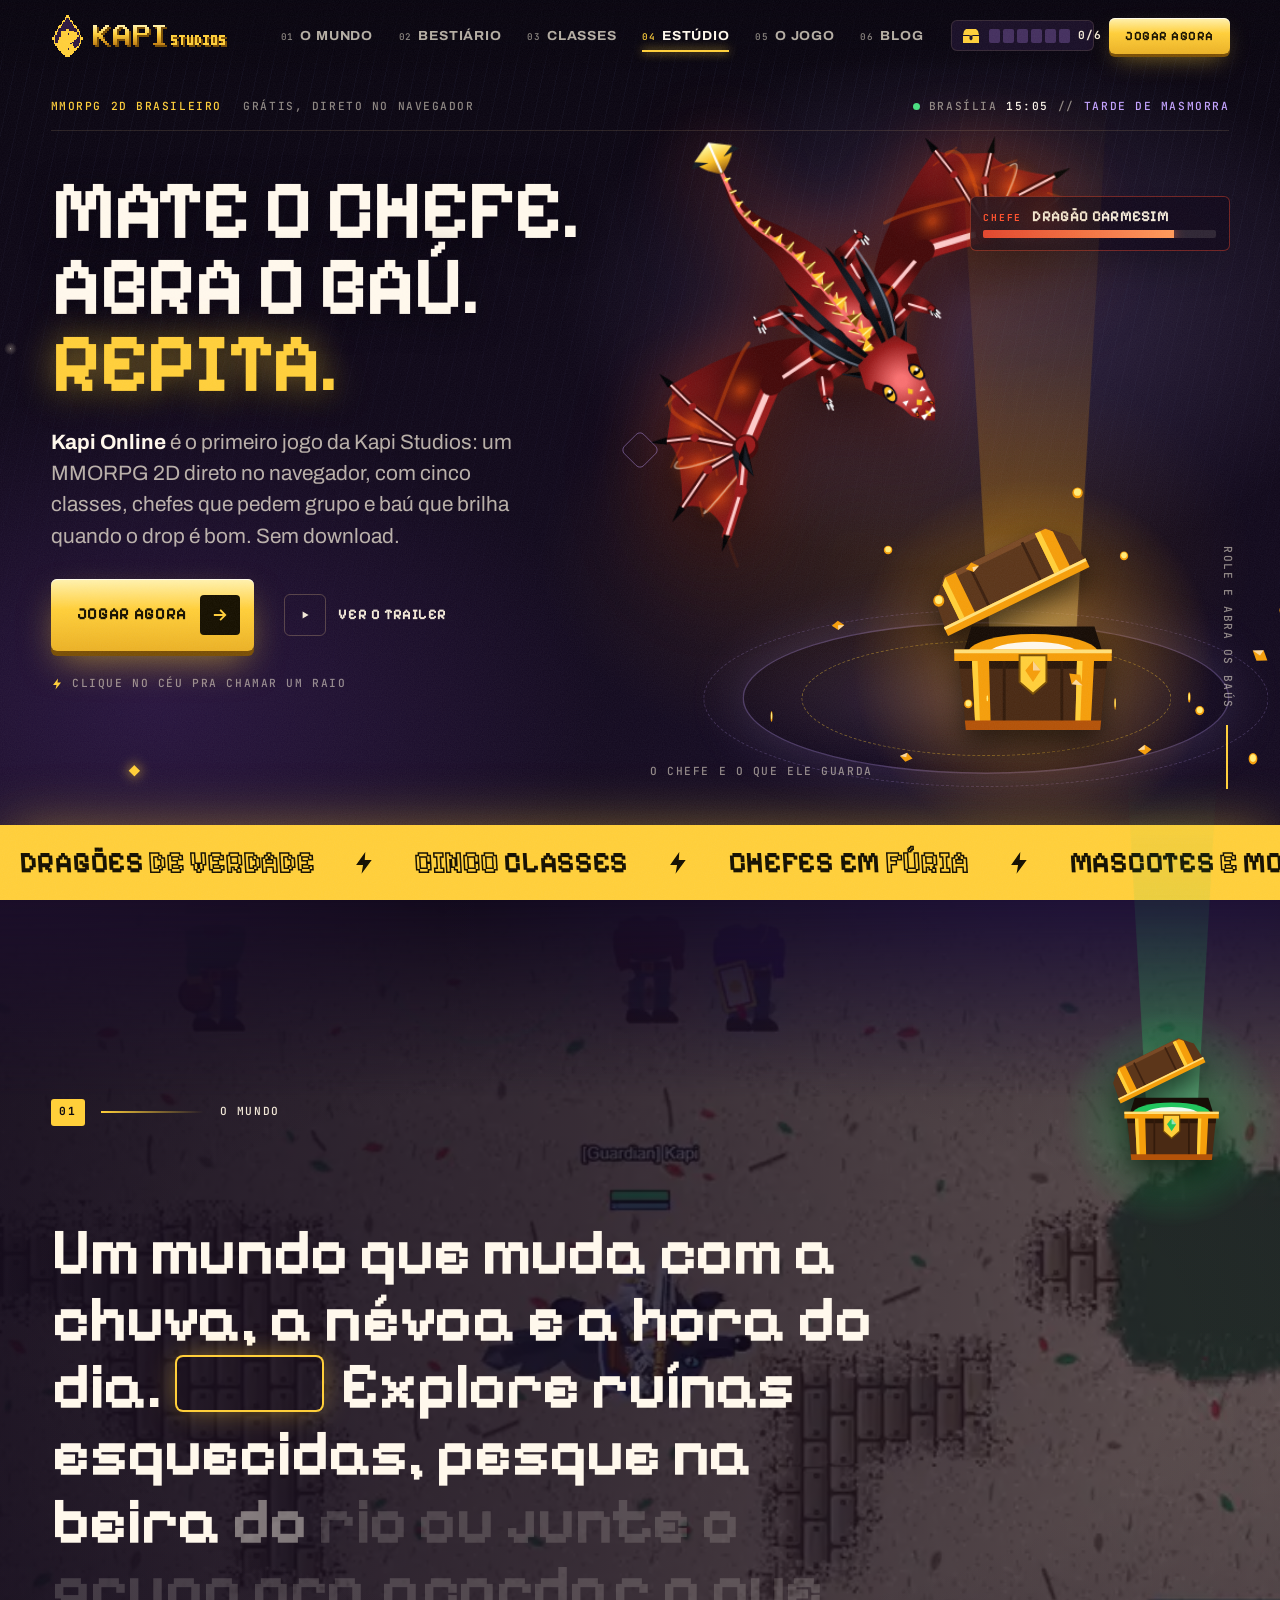
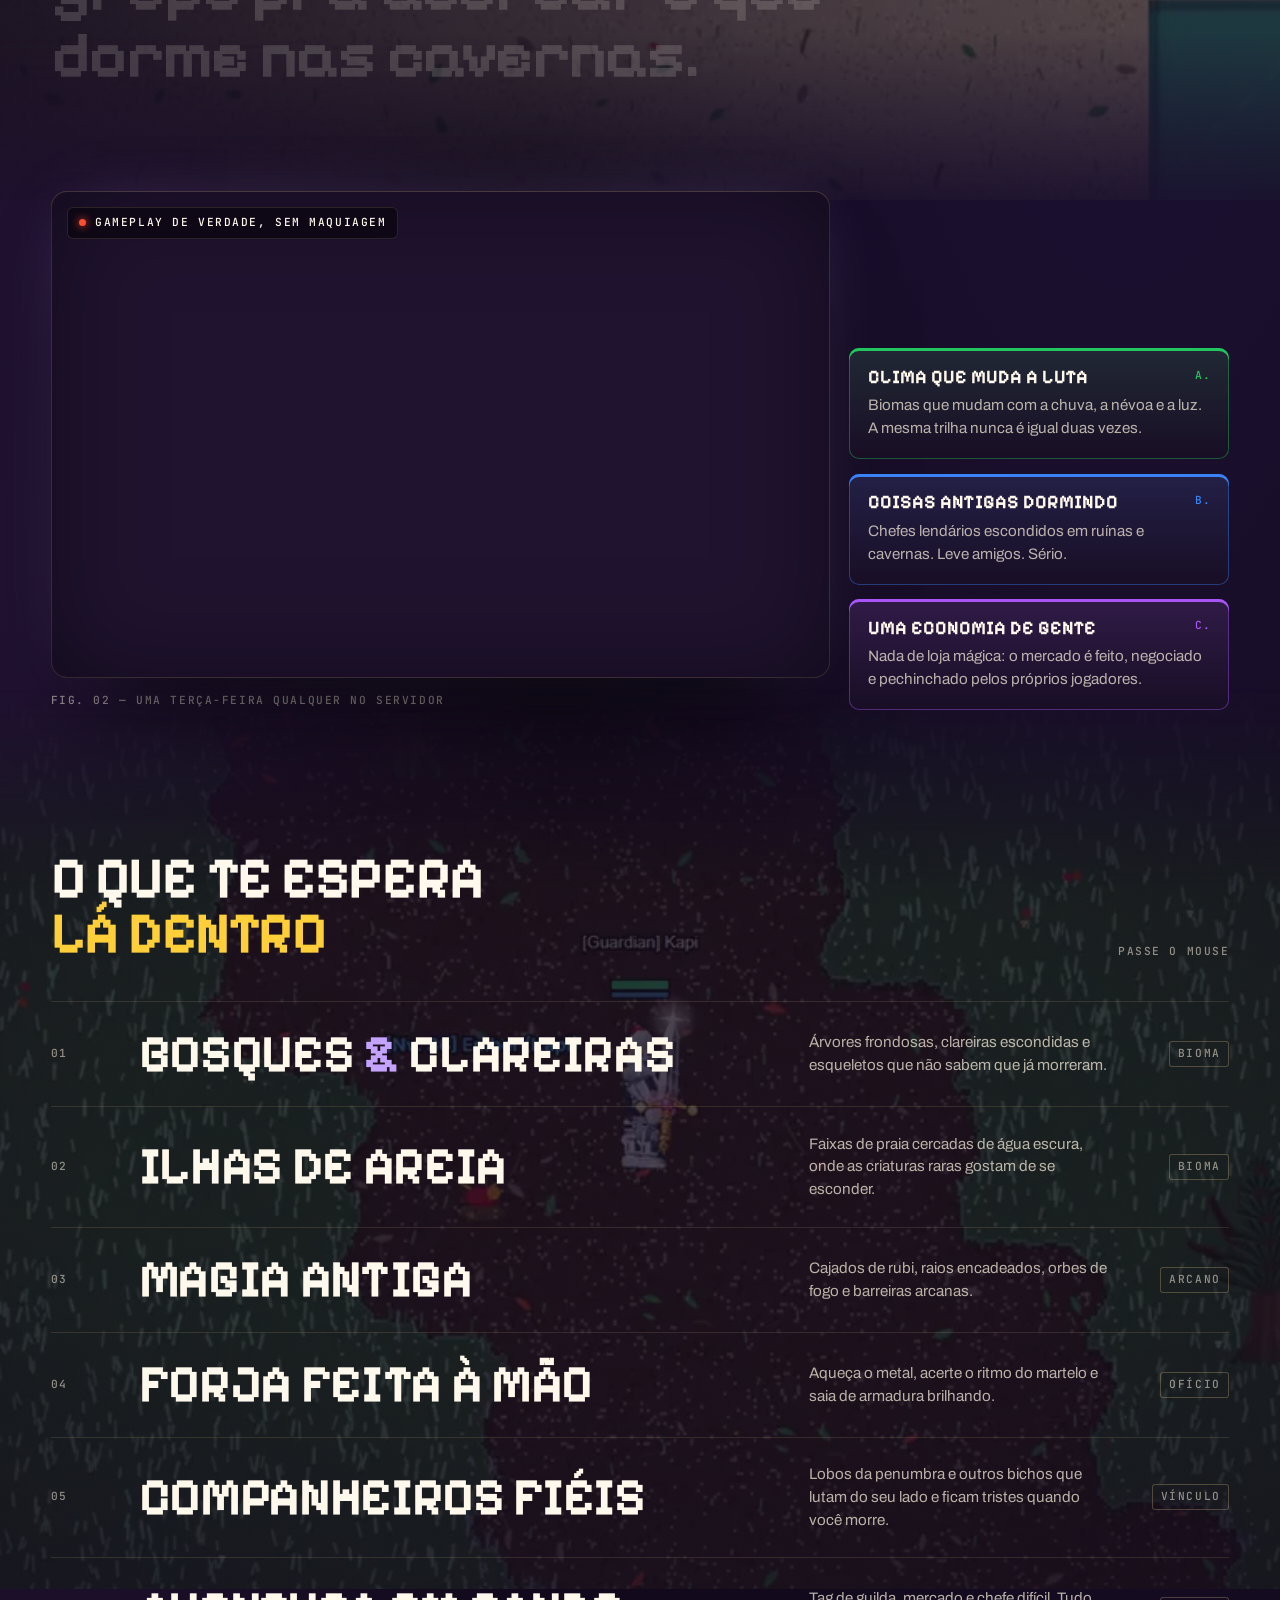
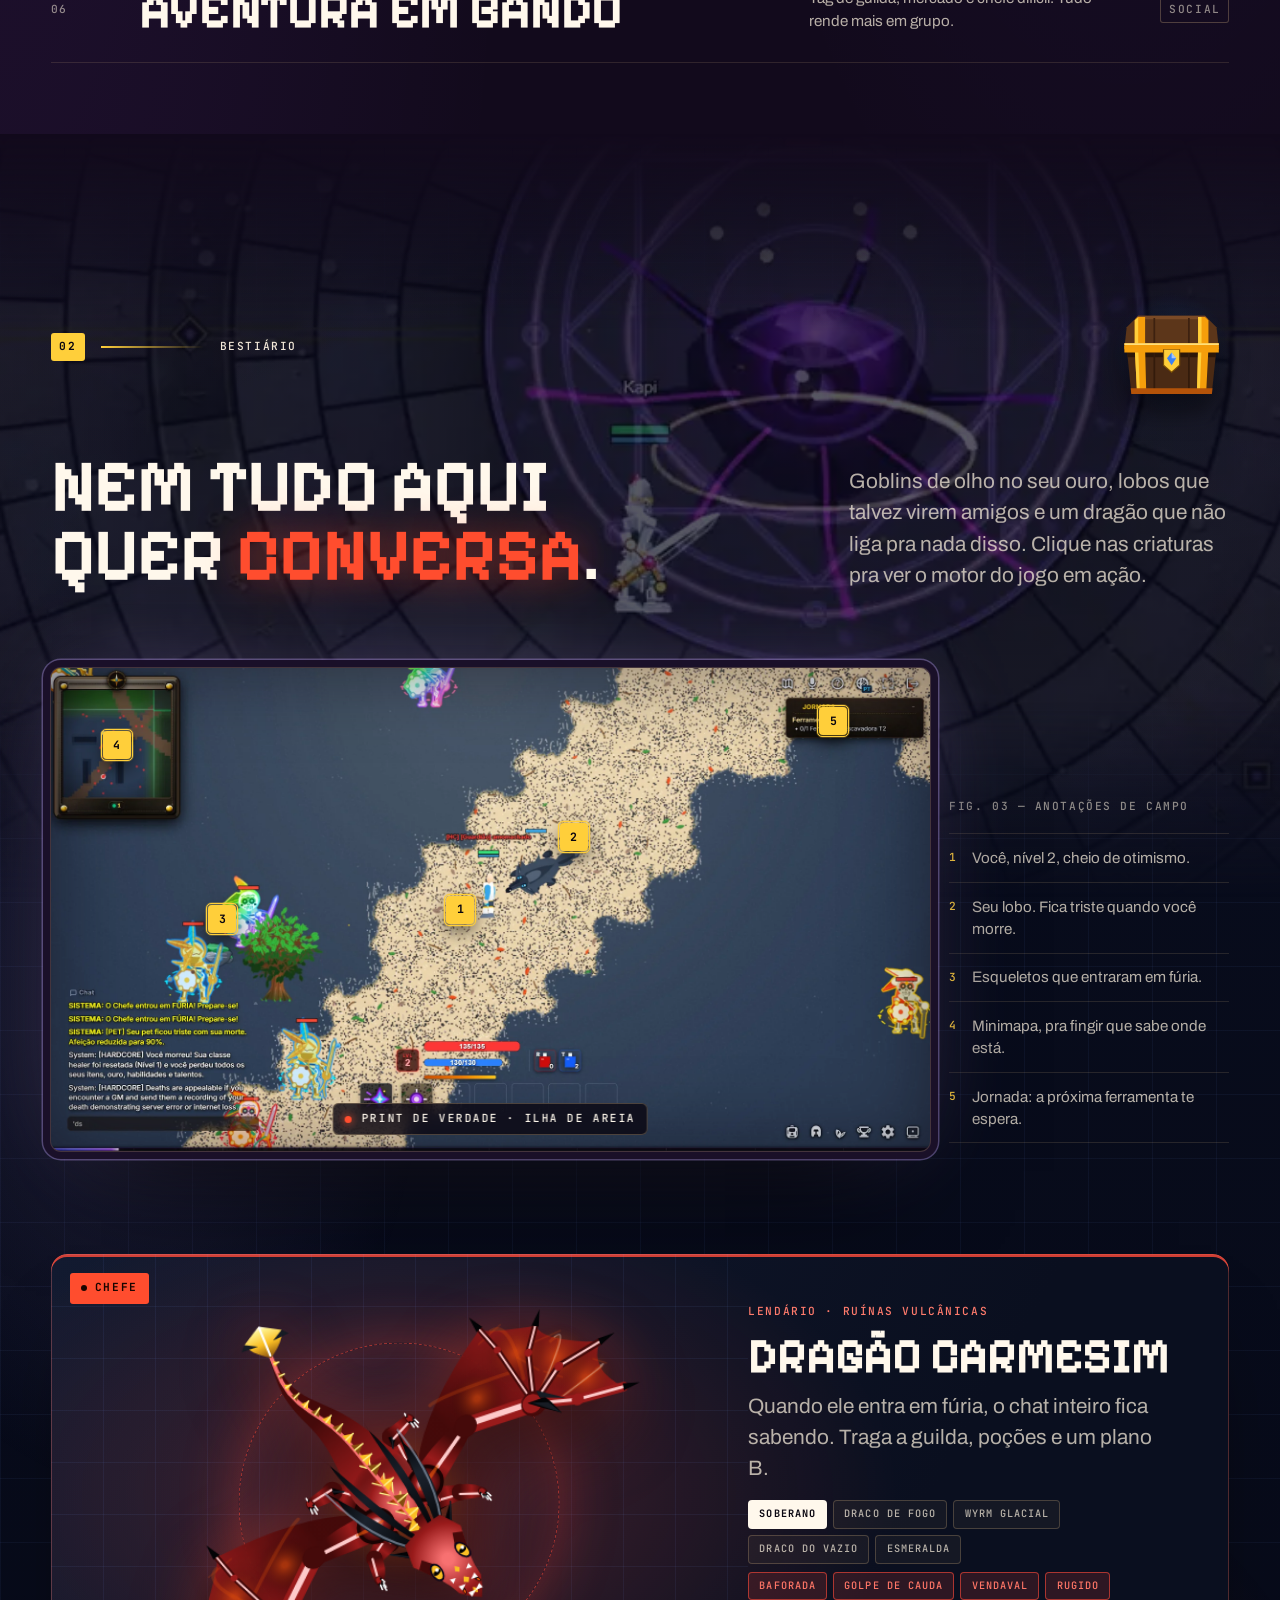
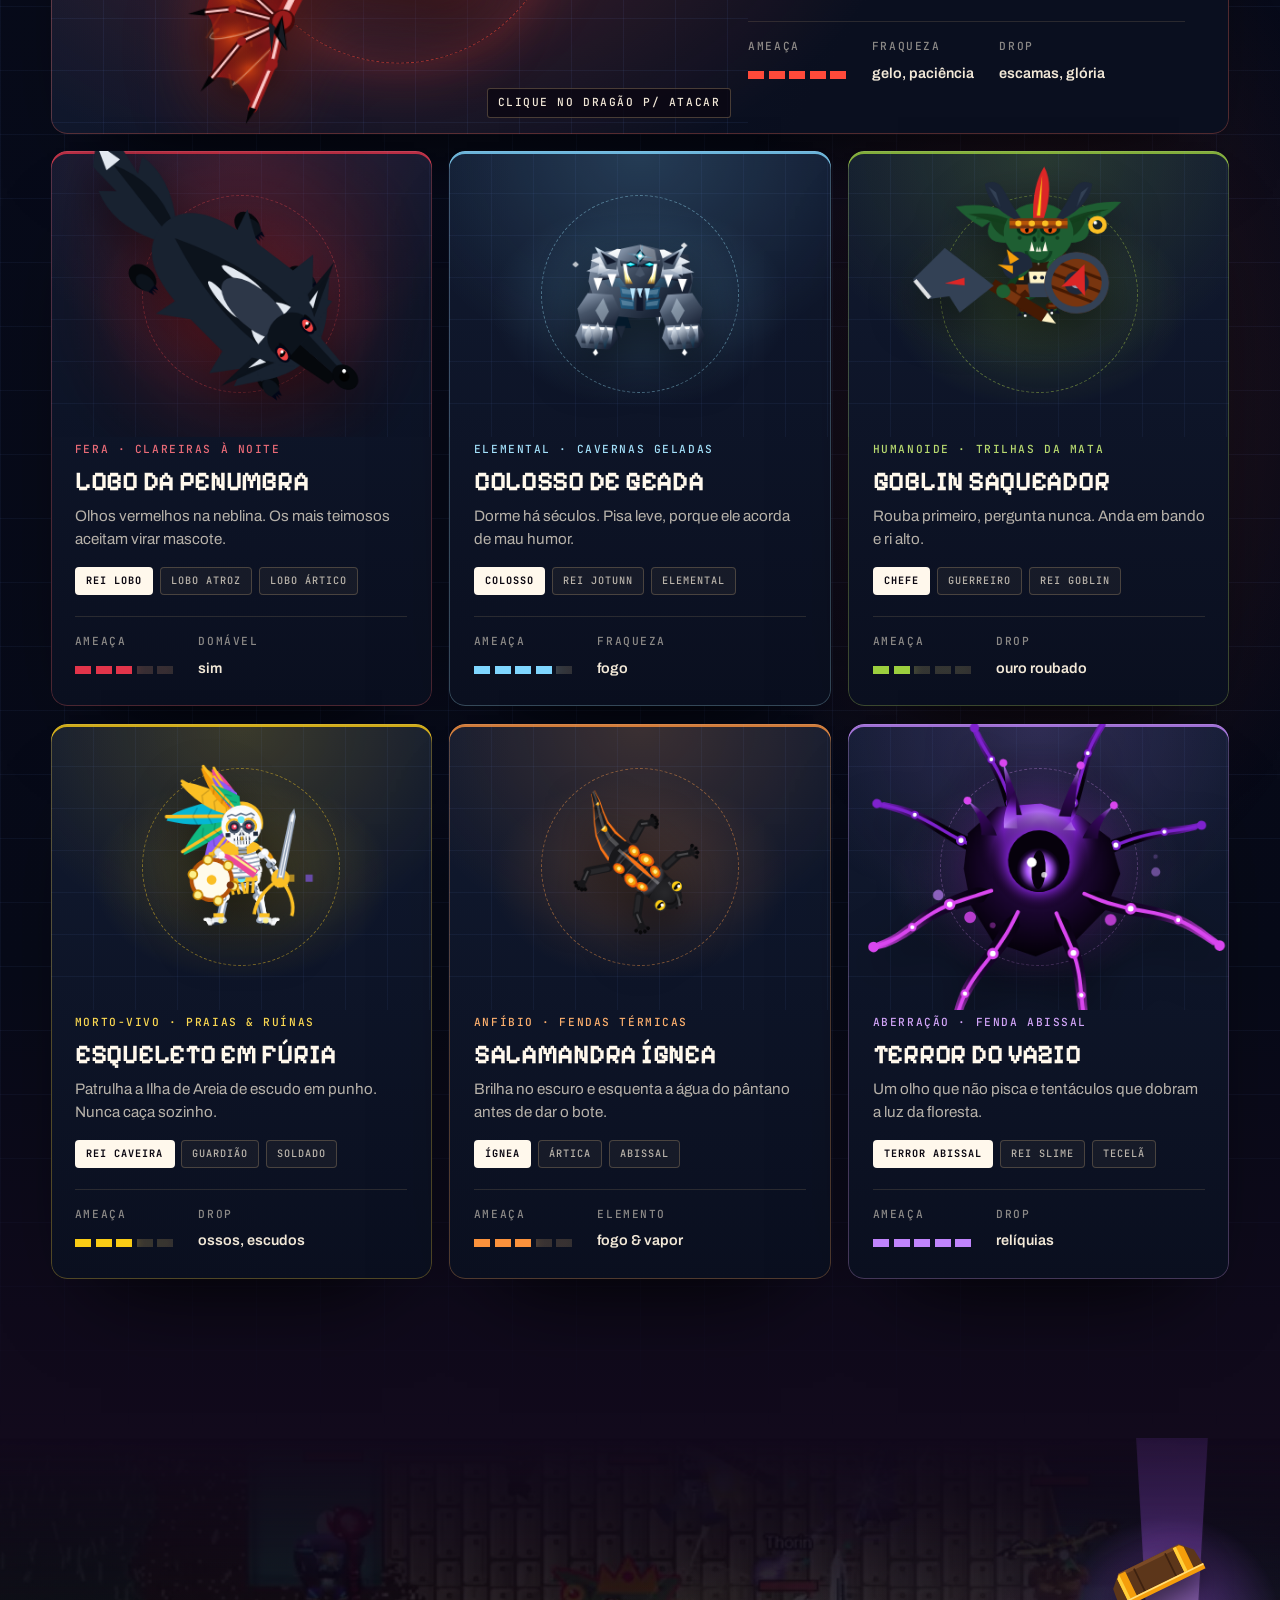
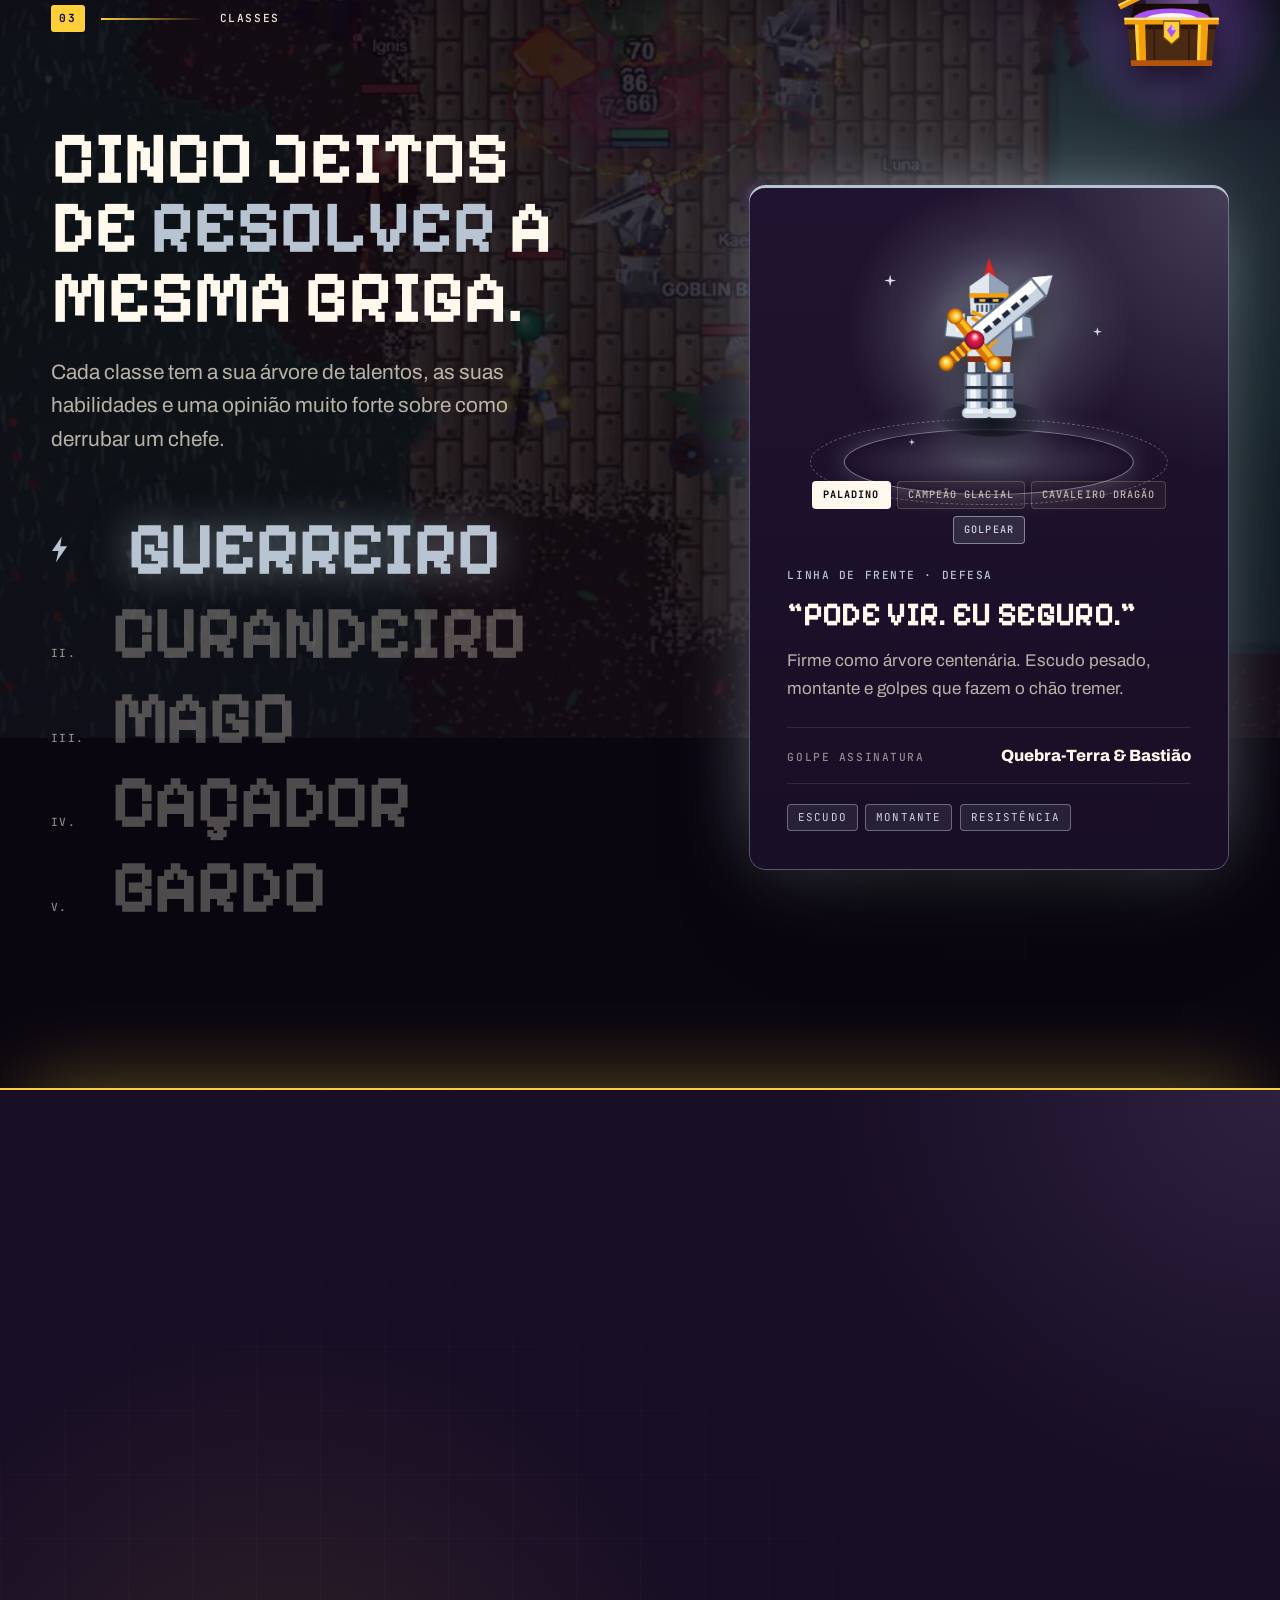
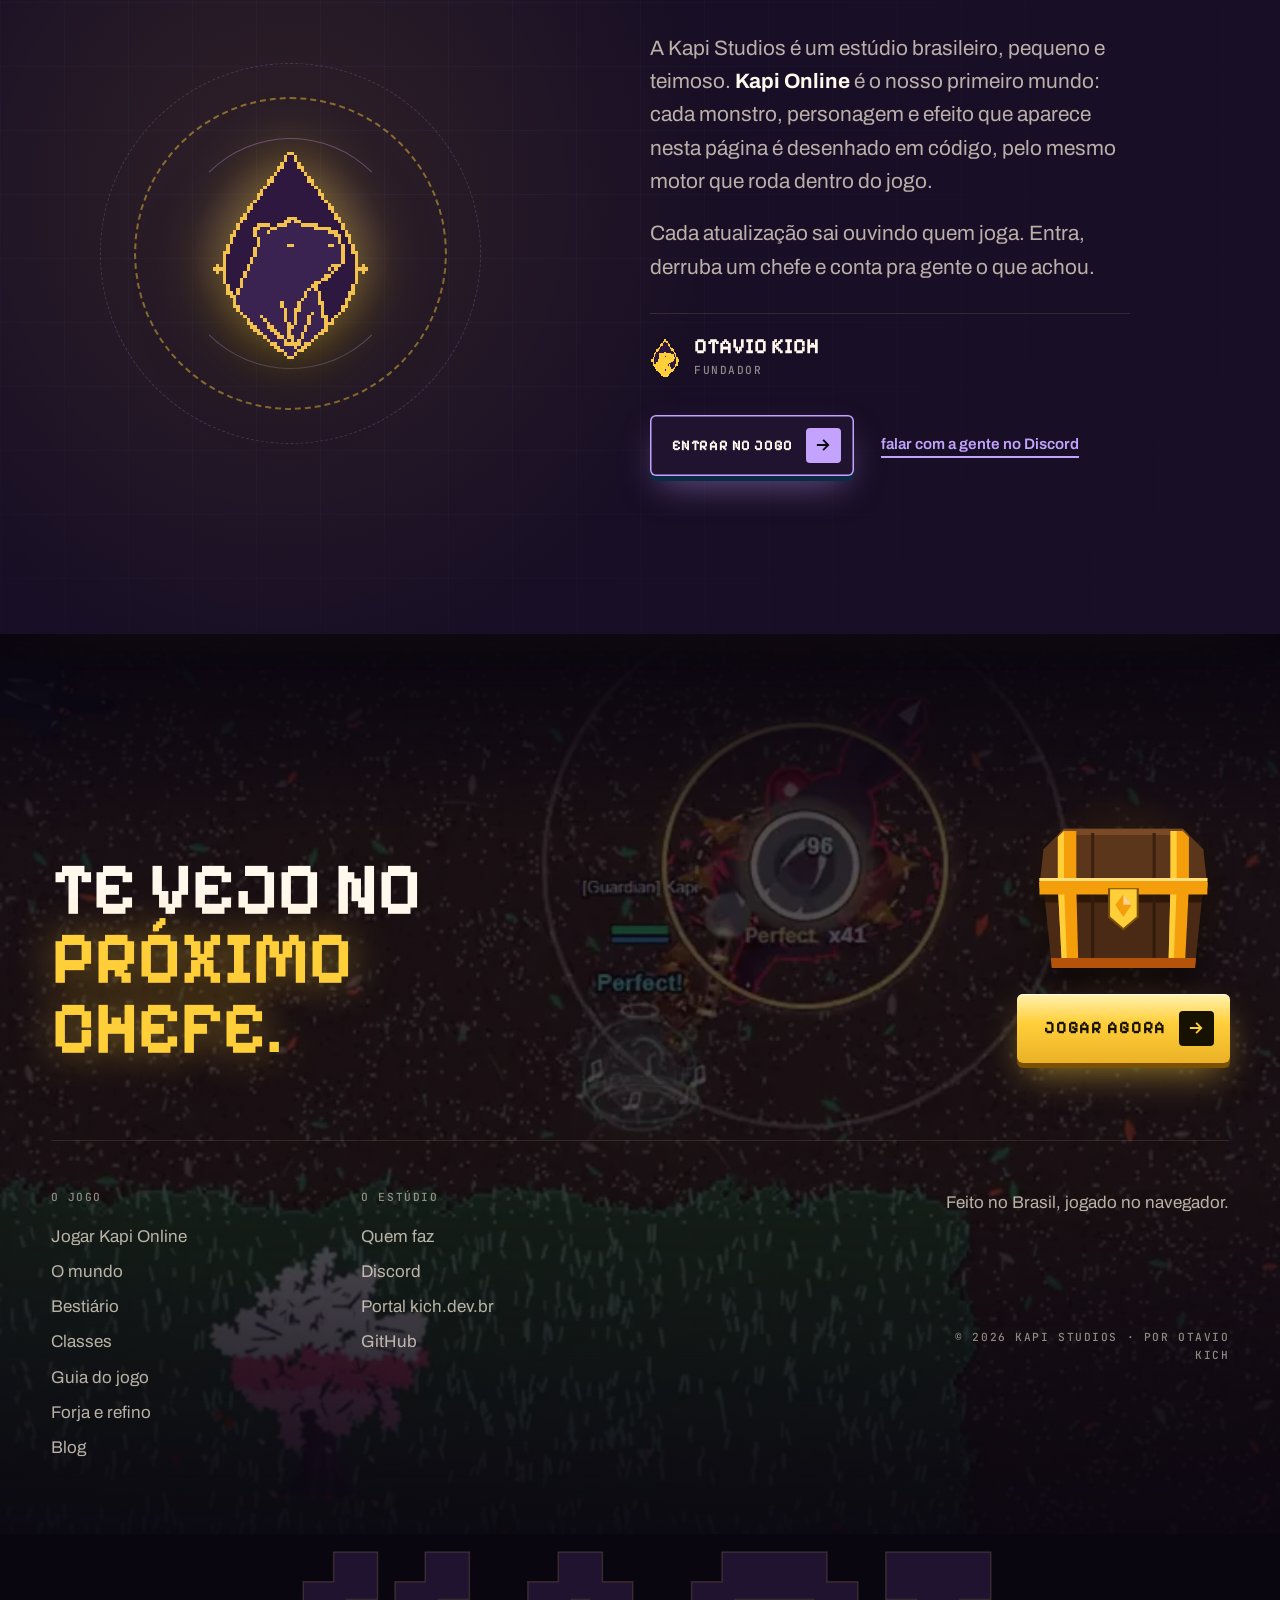
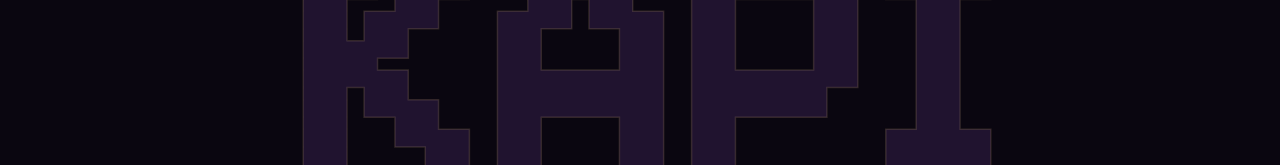
<file: index.html>
<!DOCTYPE html>
<html lang="pt-BR">
<head>
  <meta charset="UTF-8" />
  <meta name="viewport" content="width=device-width, initial-scale=1.0" />
  <title>Kapi Studios &bull; Mate o chefe. Abra o baú. Repita.</title>
  <link rel="canonical" href="https://kapistudios.kich.dev.br/" />
  <meta name="description" content="Kapi Studios é um estúdio brasileiro de jogos. Conheça Kapi Online, um MMORPG 2D grátis no navegador: cinco classes, chefes em grupo, forja e baú que brilha quando o drop é bom." />
  <meta name="theme-color" content="#120a1c" />
  <meta property="og:type" content="website" />
  <meta property="og:url" content="https://kapistudios.kich.dev.br/" />
  <meta property="og:title" content="Kapi Studios &bull; Mate o chefe. Abra o baú. Repita." />
  <meta property="og:description" content="Cinco classes, chefes que pedem grupo, forja no ritmo do martelo e um dragão que não aceita visita. Grátis, no navegador." />
  <meta property="og:image" content="https://kapistudios.kich.dev.br/assets/kapi-studios-og.png" />
  <meta property="og:image:width" content="1200" />
  <meta property="og:image:height" content="630" />
  <link rel="icon" type="image/svg+xml" href="assets/favicon.svg" />
  <link rel="preconnect" href="https://fonts.googleapis.com" />
  <link rel="preconnect" href="https://fonts.gstatic.com" crossorigin />
  <link href="https://fonts.googleapis.com/css2?family=Archivo:wdth,wght@62..125,100..900&family=JetBrains+Mono:wght@400;500;700&family=Pixelify+Sans:wght@400..700&display=swap" rel="stylesheet" />
  <link rel="stylesheet" href="style.css?v=c07c5ed28726" />
  <script>
    document.documentElement.classList.add('js');
    if (window.matchMedia('(prefers-reduced-motion: reduce)').matches) document.documentElement.classList.add('reduced');
    // Failsafe: never leave the page hidden behind the curtain if scripts stall.
    setTimeout(function () { if (document.body) document.body.classList.add('is-loaded'); }, 4000);
  </script>
</head>
<body>
  <a href="#topo" class="skip-link">Pular direto pro conteúdo</a>

  <!-- Shared shapes: bolt, arrow and the loot chest (glow, body and lid are separate so the lid can swing open) -->
  <svg width="0" height="0" class="sr-defs" aria-hidden="true" focusable="false">
    <defs>
      <symbol id="bolt" viewBox="0 0 24 24"><path d="M14 1 L4 14 H11 L9 23 L20 9 H13 Z" fill="currentColor"/></symbol>
      <symbol id="arrow" viewBox="0 0 24 24"><path d="M5 12h13M13 6l6 6-6 6" fill="none" stroke="currentColor" stroke-width="2.4" stroke-linecap="square" stroke-linejoin="miter"/></symbol>
      <symbol id="chest-icon" viewBox="0 0 18 16"><path fill="currentColor" fill-rule="evenodd" d="M1 7 L2 3 L4 1 H14 L16 3 L17 7 Z M1 8 H17 V15 H1 Z M7.5 7.5 H10.5 V11 L9 12.5 L7.5 11 Z"/></symbol>
      <g id="chest-glow">
        <path d="M26 96 L36 64 H164 L174 96 Z" fill="#170d06"/>
        <ellipse cx="100" cy="92" rx="68" ry="20" fill="var(--r)"/>
        <ellipse cx="100" cy="92" rx="46" ry="12" fill="#fff" opacity="0.92"/>
      </g>
      <g id="chest-body">
        <path d="M22 92 H178 L170 170 H30 Z" fill="#4a2a14"/>
        <path d="M22 92 H178 L176.5 108 H23.5 Z" fill="#2c1709"/>
        <path d="M70 100 V170 M130 100 V170" stroke="#331b0b" stroke-width="3" fill="none"/>
        <path d="M36 92 H54 L56 170 H40 Z M146 92 H164 L160 170 H144 Z" fill="#f59e0b"/>
        <path d="M36 92 H42 L45 170 H40 Z M146 92 H152 L149 170 H144 Z" fill="#ffcf3a"/>
        <path d="M18 88 H182 V100 H18 Z" fill="#f59e0b"/>
        <path d="M18 88 H182 V92 H18 Z" fill="#ffe07a"/>
        <path d="M29 162 H171 L170 172 H30 Z" fill="#b45309"/>
        <path d="M86 94 H114 V122 L100 134 L86 122 Z" fill="#ffcf3a" stroke="#7a4f06" stroke-width="2"/>
        <path d="M100 100 L108 110 L100 122 L92 110 Z" fill="var(--r)"/>
        <path d="M100 100 L108 110 H100 Z" fill="#fff" opacity="0.55"/>
      </g>
      <g id="chest-lid">
        <path d="M18 92 L22 56 L42 36 H158 L178 56 L182 92 Z" fill="#5c361a"/>
        <path d="M42 36 H158 L164 42 H36 Z" fill="#7a4a26"/>
        <path d="M70 40 V90 M130 40 V90" stroke="#3d2110" stroke-width="3" fill="none"/>
        <path d="M36 92 V44 L42 38 H54 V92 Z M146 92 V38 H158 L164 44 V92 Z" fill="#f59e0b"/>
        <path d="M36 92 V44 L42 38 V92 Z M146 92 V38 H152 V92 Z" fill="#ffcf3a"/>
        <path d="M18 84 H182 V94 H18 Z" fill="#f59e0b"/>
        <path d="M18 84 H182 V87 H18 Z" fill="#ffe07a"/>
      </g>
    </defs>
  </svg>

  <!-- Page-load curtain -->
  <div class="loader" aria-hidden="true">
    <div class="loader-inner">
      <img src="assets/kapi-mark.svg" alt="" width="72" height="96" class="loader-mark" />
      <span class="loader-bar"><i></i></span>
      <p class="loader-line"><span>carregando a tempestade</span><span class="loader-count">0</span></p>
    </div>
  </div>

  <!-- Cursor -->
  <div class="cursor" aria-hidden="true">
    <span class="cursor-dot"></span>
    <span class="cursor-ring"><span class="cursor-label"></span></span>
  </div>

  <div class="grain" aria-hidden="true"></div>
  <!-- Lightning, loot bursts and sparks are drawn here, above the page -->
  <canvas class="fx" id="fx" aria-hidden="true"></canvas>

  <!-- ===================== HEADER ===================== -->
  <header class="site-header" id="site-header">
    <a href="#topo" class="brand" aria-label="Kapi Studios, voltar ao início" data-cursor="link" data-zap>
      <img src="assets/kapi-mark.svg" alt="" width="33" height="44" class="brand-mark" />
      <img src="assets/kapi-wordmark.svg" alt="" width="134" height="22" class="brand-type brand-type-full" />
      <img src="assets/kapi-wordmark-short.svg" alt="" width="74" height="22" class="brand-type brand-type-short" />
    </a>

    <nav class="main-nav" id="main-nav" aria-label="Navegação principal">
      <a href="#mundo" class="nav-link" data-cursor="link"><span class="nav-num">01</span>O mundo</a>
      <a href="#bestiario" class="nav-link" data-cursor="link"><span class="nav-num">02</span>Bestiário</a>
      <a href="#classes" class="nav-link" data-cursor="link"><span class="nav-num">03</span>Classes</a>
      <a href="#estudio" class="nav-link" data-cursor="link"><span class="nav-num">04</span>Estúdio</a>
      <a href="/mmorpg/" class="nav-link" data-cursor="link"><span class="nav-num">05</span>O jogo</a>
      <a href="/blog/" class="nav-link" data-cursor="link"><span class="nav-num">06</span>Blog</a>
      <a href="https://mmorpg.kich.dev.br" target="_blank" rel="noopener" class="nav-link nav-link-mobile-cta">Jogar agora</a>
    </nav>

    <div class="header-actions">
      <div class="loot-meter" id="loot-meter" role="img" aria-label="Baús abertos: 0 de 6">
        <svg class="meter-icon" aria-hidden="true"><use href="#chest-icon"/></svg>
        <span class="meter-segs" aria-hidden="true"><i></i><i></i><i></i><i></i><i></i><i></i></span>
        <span class="mono meter-count" id="meter-count" aria-hidden="true">0/6</span>
      </div>
      <a href="https://mmorpg.kich.dev.br" target="_blank" rel="noopener" class="btn btn-primary btn-sm magnetic" data-cursor="link">
        <span class="btn-text">Jogar agora</span>
      </a>
      <button type="button" class="nav-toggle" id="nav-toggle" aria-expanded="false" aria-controls="main-nav" aria-label="Abrir o menu">
        <span></span><span></span>
      </button>
    </div>
  </header>

  <main id="topo">
    <!-- ===================== HERO ===================== -->
    <section class="hero" aria-labelledby="hero-title">
      <canvas class="sparks" data-count="46" aria-hidden="true"></canvas>

      <div class="hero-meta-row">
        <p class="mono hero-issue"><span>MMORPG 2D brasileiro</span> grátis, direto no navegador</p>
        <p class="mono hero-clock" aria-live="off"><span class="live-dot" aria-hidden="true"></span><span id="clock-place">Brasília</span> <span id="clock-time">--:--</span> // <span id="clock-mood">servidor no ar</span></p>
      </div>

      <div class="hero-stage">
        <h1 class="hero-title" id="hero-title">
          <span class="line"><span>Mate o chefe.</span></span>
          <span class="line"><span>Abra o baú.</span></span>
          <span class="line line-volt"><span>Repita.</span></span>
        </h1>

        <figure class="hero-arena" data-depth="0.6">
          <span class="arena-ring" aria-hidden="true"></span>
          <div class="plate-dragon" id="hero-dragon-wrap" role="button" tabindex="0" aria-label="Dragão Carmesim guardando o baú. Clique para ver a baforada de fogo" data-cursor="play">
            <canvas id="hero-dragon-canvas" class="plate-dragon-canvas" width="560" height="480"></canvas>
          </div>
          <button type="button" class="boss-chip" id="hero-boss-chip" aria-label="Provocar o Dragão Carmesim" data-cursor="play">
            <span class="boss-chip-label">chefe</span>
            <span class="boss-chip-name">Dragão Carmesim</span>
            <span class="boss-bar"><span></span></span>
          </button>
          <button type="button" class="chest chest-hero" data-chest data-rarity="legendary" aria-label="Abrir o baú" data-cursor="open">
            <span class="chest-beam" aria-hidden="true"></span>
            <svg class="chest-svg" viewBox="0 0 200 180" aria-hidden="true" focusable="false"><use href="#chest-glow" class="chest-glow"/><use href="#chest-body"/><use href="#chest-lid" class="chest-lid"/></svg>
          </button>
          <figcaption class="mono arena-caption">o chefe e o que ele guarda</figcaption>
        </figure>

        <div class="hero-copy">
          <p class="hero-lead">
            <strong>Kapi Online</strong> é o primeiro jogo da Kapi Studios: um MMORPG 2D direto no navegador, com cinco classes, chefes que pedem grupo e baú que brilha quando o drop é bom. Sem download.
          </p>
          <div class="hero-cta">
            <a href="https://mmorpg.kich.dev.br" target="_blank" rel="noopener" class="btn btn-primary magnetic" data-cursor="link">
              <span class="btn-text">Jogar agora</span>
              <span class="btn-icon"><svg width="18" height="18"><use href="#arrow"/></svg></span>
            </a>
            <button type="button" class="btn btn-quiet" id="btn-open-trailer" data-cursor="play">
              <span class="play-disc" aria-hidden="true"><svg viewBox="0 0 20 20" width="12" height="12"><path d="M6 4 L16 10 L6 16 Z" fill="currentColor"/></svg></span>
              <span class="btn-text">Ver o trailer</span>
            </button>
          </div>
          <p class="mono hero-hint"><svg aria-hidden="true"><use href="#bolt"/></svg>clique no céu pra chamar um raio</p>
        </div>

        <p class="mono scroll-cue" aria-hidden="true"><span>role e abra os baús</span><span class="cue-line"></span></p>
      </div>

      <div class="marquee" aria-label="Destaques do jogo">
        <div class="marquee-track">
          <ul class="marquee-group">
            <li>Dragões <em>de verdade</em></li><li aria-hidden="true"><svg><use href="#bolt"/></svg></li>
            <li><em>Cinco</em> classes</li><li aria-hidden="true"><svg><use href="#bolt"/></svg></li>
            <li>Chefes em <em>fúria</em></li><li aria-hidden="true"><svg><use href="#bolt"/></svg></li>
            <li>Mascotes <em>e</em> montarias</li><li aria-hidden="true"><svg><use href="#bolt"/></svg></li>
            <li>Servidor <em>brasileiro</em></li><li aria-hidden="true"><svg><use href="#bolt"/></svg></li>
          </ul>
          <ul class="marquee-group" aria-hidden="true">
            <li>Dragões <em>de verdade</em></li><li><svg><use href="#bolt"/></svg></li>
            <li><em>Cinco</em> classes</li><li><svg><use href="#bolt"/></svg></li>
            <li>Chefes em <em>fúria</em></li><li><svg><use href="#bolt"/></svg></li>
            <li>Mascotes <em>e</em> montarias</li><li><svg><use href="#bolt"/></svg></li>
            <li>Servidor <em>brasileiro</em></li><li><svg><use href="#bolt"/></svg></li>
          </ul>
        </div>
      </div>
    </section>

    <!-- ===================== THE WORLD ===================== -->
    <section class="world" id="mundo" aria-labelledby="mundo-title">
      <div class="scene scene-intro">
      <div class="scene-bg scene-bg-left" aria-hidden="true"><div class="scene-pin"><video muted loop playsinline preload="none" poster="assets/video/bg-mount.webp" data-clip="mount"></video></div></div>
      <div class="section-label reveal"><span class="mono">01</span><span class="label-rule"></span><span class="mono">O mundo</span>
          <button type="button" class="chest" data-chest data-rarity="uncommon" aria-label="Abrir o baú" data-cursor="open">
            <span class="chest-beam" aria-hidden="true"></span>
            <svg class="chest-svg" viewBox="0 0 200 180" aria-hidden="true" focusable="false"><use href="#chest-glow" class="chest-glow"/><use href="#chest-body"/><use href="#chest-lid" class="chest-lid"/></svg>
          </button></div>

      <h2 class="visually-hidden" id="mundo-title">O mundo de Kapi Online</h2>
      <p class="manifesto scrub">
        Um mundo que muda com a chuva, a névoa e a hora do dia.
        <button type="button" class="inline-clip" id="btn-inline-trailer" aria-label="Assistir trailer" data-cursor="play">
          <video autoplay muted loop playsinline preload="metadata" aria-hidden="true"><source src="assets/mmorpg-preview.mp4" type="video/mp4" /></video>
        </button>
        Explore ruínas esquecidas, pesque na beira do rio ou junte o grupo pra acordar o que dorme nas cavernas.
      </p>
      </div>

      <div class="world-layout">
        <figure class="world-film reveal">
          <button type="button" class="film-frame" id="btn-world-trailer" aria-label="Assistir trailer em tela cheia" data-cursor="play">
            <video id="world-video" autoplay muted loop playsinline preload="metadata" aria-hidden="true">
              <source src="assets/mmorpg-preview.mp4" type="video/mp4" />
            </video>
            <span class="film-tag mono"><span class="rec-dot" aria-hidden="true"></span>gameplay de verdade, sem maquiagem</span>
          </button>
          <figcaption class="mono">fig. 02 &mdash; uma terça-feira qualquer no servidor</figcaption>
        </figure>

        <ol class="marginalia">
          <li class="reveal">
            <span class="mono note-num">a.</span>
            <h3>Clima que muda a luta</h3>
            <p>Biomas que mudam com a chuva, a névoa e a luz. A mesma trilha nunca é igual duas vezes.</p>
          </li>
          <li class="reveal">
            <span class="mono note-num">b.</span>
            <h3>Coisas antigas dormindo</h3>
            <p>Chefes lendários escondidos em ruínas e cavernas. Leve amigos. Sério.</p>
          </li>
          <li class="reveal">
            <span class="mono note-num">c.</span>
            <h3>Uma economia de gente</h3>
            <p>Nada de loja mágica: o mercado é feito, negociado e pechinchado pelos próprios jogadores.</p>
          </li>
        </ol>
      </div>

      <!-- Editorial index with cursor-following previews -->
      <div class="index scene">
        <div class="scene-bg" aria-hidden="true"><div class="scene-pin"><video muted loop playsinline preload="none" poster="assets/video/bg-pet.webp" data-clip="pet"></video></div></div>
        <div class="index-head reveal">
          <h2 class="display-md">O que te espera <em>lá dentro</em></h2>
          <p class="mono">passe o mouse</p>
        </div>

        <ul class="index-list">
          <li class="index-row reveal" data-preview="0">
            <span class="mono row-num">01</span>
            <h3 class="row-title">Bosques <em>&amp;</em> clareiras</h3>
            <p class="row-desc">Árvores frondosas, clareiras escondidas e esqueletos que não sabem que já morreram.</p>
            <span class="mono row-tag">bioma</span>
          </li>
          <li class="index-row reveal" data-preview="1">
            <span class="mono row-num">02</span>
            <h3 class="row-title">Ilhas de areia</h3>
            <p class="row-desc">Faixas de praia cercadas de água escura, onde as criaturas raras gostam de se esconder.</p>
            <span class="mono row-tag">bioma</span>
          </li>
          <li class="index-row reveal" data-preview="2">
            <span class="mono row-num">03</span>
            <h3 class="row-title">Magia antiga</h3>
            <p class="row-desc">Cajados de rubi, raios encadeados, orbes de fogo e barreiras arcanas.</p>
            <span class="mono row-tag">arcano</span>
          </li>
          <li class="index-row reveal" data-preview="3">
            <span class="mono row-num">04</span>
            <h3 class="row-title">Forja feita à mão</h3>
            <p class="row-desc">Aqueça o metal, acerte o ritmo do martelo e saia de armadura brilhando.</p>
            <span class="mono row-tag">ofício</span>
          </li>
          <li class="index-row reveal" data-preview="4">
            <span class="mono row-num">05</span>
            <h3 class="row-title">Companheiros fiéis</h3>
            <p class="row-desc">Lobos da penumbra e outros bichos que lutam do seu lado e ficam tristes quando você morre.</p>
            <span class="mono row-tag">vínculo</span>
          </li>
          <li class="index-row reveal" data-preview="5">
            <span class="mono row-num">06</span>
            <h3 class="row-title">Aventura em bando</h3>
            <p class="row-desc">Tag de guilda, mercado e chefe difícil. Tudo rende mais em grupo.</p>
            <span class="mono row-tag">social</span>
          </li>
        </ul>

        <div class="index-preview" aria-hidden="true">
          <div class="preview-inner">
            <canvas id="index-preview-canvas" width="320" height="400"></canvas>
          </div>
        </div>
      </div>
    </section>

    <!-- ===================== BESTIARY ===================== -->
    <section class="bestiary" id="bestiario" aria-labelledby="bestiario-title">
      <div class="bestiary-sky" aria-hidden="true"></div>
      <div class="scene scene-bestiary">
      <div class="scene-bg" aria-hidden="true"><div class="scene-pin"><video muted loop playsinline preload="none" poster="assets/video/bg-void.webp" data-clip="void"></video></div></div>
      <div class="section-label reveal"><span class="mono">02</span><span class="label-rule"></span><span class="mono">Bestiário</span>
          <button type="button" class="chest" data-chest data-rarity="rare" aria-label="Abrir o baú" data-cursor="open">
            <span class="chest-beam" aria-hidden="true"></span>
            <svg class="chest-svg" viewBox="0 0 200 180" aria-hidden="true" focusable="false"><use href="#chest-glow" class="chest-glow"/><use href="#chest-body"/><use href="#chest-lid" class="chest-lid"/></svg>
          </button></div>

      <div class="bestiary-head">
        <h2 class="display-lg reveal" id="bestiario-title">Nem tudo aqui quer <em>conversa</em>.</h2>
        <p class="bestiary-intro reveal">Goblins de olho no seu ouro, lobos que talvez virem amigos e um dragão que não liga pra nada disso. Clique nas criaturas pra ver o motor do jogo em ação.</p>
      </div>
      </div>

      <figure class="field-shot reveal">
        <div class="shot-frame" id="shot-frame">
          <img src="assets/game/screenshot-ilha.webp" alt="Captura de tela de Kapi Online: um jogador e seu lobo de estimação numa ilha de areia, cercados por esqueletos, com minimapa, painel de missões, chat e barra de habilidades" width="1836" height="1010" loading="lazy" />
          <span class="shot-tag mono"><span class="rec-dot" aria-hidden="true"></span>print de verdade &middot; Ilha de Areia</span>
          <span class="pin" style="--x:46.6%;--y:50%" data-pin="1" aria-hidden="true"><span class="pin-dot">1</span><span class="pin-label">você, nível 2, otimista</span></span>
          <span class="pin" style="--x:59.5%;--y:35%" data-pin="2" aria-hidden="true"><span class="pin-dot">2</span><span class="pin-label">seu lobo, que te ama</span></span>
          <span class="pin" style="--x:19.5%;--y:52%" data-pin="3" aria-hidden="true"><span class="pin-dot">3</span><span class="pin-label">esqueletos em fúria</span></span>
          <span class="pin" style="--x:7.5%;--y:16%" data-pin="4" aria-hidden="true"><span class="pin-dot">4</span><span class="pin-label">minimapa da região</span></span>
          <span class="pin" style="--x:89%;--y:11%" data-pin="5" aria-hidden="true"><span class="pin-dot">5</span><span class="pin-label">missões da Jornada</span></span>
        </div>
        <figcaption class="field-legend">
          <p class="mono">fig. 03 &mdash; anotações de campo</p>
          <ol class="legend-list">
            <li data-pin="1"><span class="mono">1</span>Você, nível 2, cheio de otimismo.</li>
            <li data-pin="2"><span class="mono">2</span>Seu lobo. Fica triste quando você morre.</li>
            <li data-pin="3"><span class="mono">3</span>Esqueletos que entraram em fúria.</li>
            <li data-pin="4"><span class="mono">4</span>Minimapa, pra fingir que sabe onde está.</li>
            <li data-pin="5"><span class="mono">5</span>Jornada: a próxima ferramenta te espera.</li>
          </ol>
        </figcaption>
      </figure>

      <ul class="bestiary-grid">
        <li class="beast beast-boss reveal" style="--glow:#ff4a3a">
          <div class="beast-art">
            <span class="boss-ribbon mono">chefe</span>
            <canvas class="beast-canvas" id="boss-dragon-canvas" data-monster="boss_dragon" data-scale="1.18" data-angle="0.86" data-flying="true" data-attack="breath" width="640" height="440" aria-label="Dragão Soberano animado em tempo real"></canvas>
            <span class="canvas-hint mono">clique no dragão p/ atacar</span>
          </div>
          <div class="beast-body">
            <p class="mono beast-kind">Lendário &middot; Ruínas vulcânicas</p>
            <h3 class="beast-name">Dragão Carmesim</h3>
            <p class="beast-desc">Quando ele entra em fúria, o chat inteiro fica sabendo. Traga a guilda, poções e um plano B.</p>
            <div class="beast-variants" role="group" aria-label="Variantes do Dragão">
              <button type="button" class="chip-btn is-active" data-variant="boss_dragon" data-glow="#ff4a3a">Soberano</button>
              <button type="button" class="chip-btn" data-variant="fire_drake" data-glow="#f97316">Draco de Fogo</button>
              <button type="button" class="chip-btn" data-variant="frost_wyrm" data-glow="#38bdf8">Wyrm Glacial</button>
              <button type="button" class="chip-btn" data-variant="void_drake" data-glow="#c084fc">Draco do Vazio</button>
              <button type="button" class="chip-btn" data-variant="emerald_drake" data-glow="#34d399">Esmeralda</button>
            </div>
            <div class="beast-actions" role="group" aria-label="Ataques do Dragão">
              <button type="button" class="chip-btn chip-action" data-trigger-attack="breath">Baforada</button>
              <button type="button" class="chip-btn chip-action" data-trigger-attack="tail_swipe">Golpe de Cauda</button>
              <button type="button" class="chip-btn chip-action" data-trigger-attack="wing_buffet">Vendaval</button>
              <button type="button" class="chip-btn chip-action" data-trigger-attack="roar">Rugido</button>
            </div>
            <dl class="beast-stats">
              <div><dt class="mono">ameaça</dt><dd class="threat" style="--lvl:5"><span class="visually-hidden">5 de 5</span></dd></div>
              <div><dt class="mono">fraqueza</dt><dd>gelo, paciência</dd></div>
              <div><dt class="mono">drop</dt><dd>escamas, glória</dd></div>
            </dl>
          </div>
        </li>
        <li class="beast reveal" style="--glow:#e2344a">
          <div class="beast-art">
            <canvas class="beast-canvas" data-monster="boss_wolf" data-scale="1.85" data-angle="0.72" data-attack="strike" width="420" height="315" aria-label="Lobo da Penumbra animado em tempo real"></canvas>
          </div>
          <div class="beast-body">
            <p class="mono beast-kind">Fera &middot; Clareiras à noite</p>
            <h3 class="beast-name">Lobo da Penumbra</h3>
            <p class="beast-desc">Olhos vermelhos na neblina. Os mais teimosos aceitam virar mascote.</p>
            <div class="beast-variants" role="group" aria-label="Variantes do Lobo">
              <button type="button" class="chip-btn is-active" data-variant="boss_wolf" data-glow="#e2344a">Rei Lobo</button>
              <button type="button" class="chip-btn" data-variant="dire_wolf" data-glow="#38bdf8">Lobo Atroz</button>
              <button type="button" class="chip-btn" data-variant="arctic_wolf" data-glow="#e0f2fe">Lobo Ártico</button>
            </div>
            <dl class="beast-stats">
              <div><dt class="mono">ameaça</dt><dd class="threat" style="--lvl:3"><span class="visually-hidden">3 de 5</span></dd></div>
              <div><dt class="mono">domável</dt><dd>sim</dd></div>
            </dl>
          </div>
        </li>
        <li class="beast reveal" style="--glow:#7fd6ff">
          <div class="beast-art">
            <canvas class="beast-canvas" data-monster="frost_troll" data-scale="2.15" data-angle="1.5708" data-attack="slam" width="420" height="315" aria-label="Colosso de Geada animado em tempo real"></canvas>
          </div>
          <div class="beast-body">
            <p class="mono beast-kind">Elemental &middot; Cavernas geladas</p>
            <h3 class="beast-name">Colosso de Geada</h3>
            <p class="beast-desc">Dorme há séculos. Pisa leve, porque ele acorda de mau humor.</p>
            <div class="beast-variants" role="group" aria-label="Variantes de Gelo">
              <button type="button" class="chip-btn is-active" data-variant="frost_troll" data-glow="#7fd6ff">Colosso</button>
              <button type="button" class="chip-btn" data-variant="boss_frost_giant" data-glow="#38bdf8">Rei Jotunn</button>
              <button type="button" class="chip-btn" data-variant="frost_tempest" data-glow="#bae6fd">Elemental</button>
            </div>
            <dl class="beast-stats">
              <div><dt class="mono">ameaça</dt><dd class="threat" style="--lvl:4"><span class="visually-hidden">4 de 5</span></dd></div>
              <div><dt class="mono">fraqueza</dt><dd>fogo</dd></div>
            </dl>
          </div>
        </li>
        <li class="beast reveal" style="--glow:#9ccf3e">
          <div class="beast-art">
            <canvas class="beast-canvas" data-monster="boss_goblin_chieftain" data-scale="2.15" data-angle="1.5708" data-attack="slash" width="420" height="315" aria-label="Goblin Saqueador animado em tempo real"></canvas>
          </div>
          <div class="beast-body">
            <p class="mono beast-kind">Humanoide &middot; Trilhas da mata</p>
            <h3 class="beast-name">Goblin Saqueador</h3>
            <p class="beast-desc">Rouba primeiro, pergunta nunca. Anda em bando e ri alto.</p>
            <div class="beast-variants" role="group" aria-label="Variantes de Goblin">
              <button type="button" class="chip-btn is-active" data-variant="boss_goblin_chieftain" data-glow="#9ccf3e">Chefe</button>
              <button type="button" class="chip-btn" data-variant="goblin_warrior" data-glow="#84cc16">Guerreiro</button>
              <button type="button" class="chip-btn" data-variant="boss_goblin_king" data-glow="#facc15">Rei Goblin</button>
            </div>
            <dl class="beast-stats">
              <div><dt class="mono">ameaça</dt><dd class="threat" style="--lvl:2"><span class="visually-hidden">2 de 5</span></dd></div>
              <div><dt class="mono">drop</dt><dd>ouro roubado</dd></div>
            </dl>
          </div>
        </li>
        <li class="beast reveal" style="--glow:#facc15">
          <div class="beast-art">
            <canvas class="beast-canvas" data-monster="boss_samba_king" data-scale="2.05" data-angle="1.5708" data-attack="slash" width="420" height="315" aria-label="Guardião Esqueleto animado em tempo real"></canvas>
          </div>
          <div class="beast-body">
            <p class="mono beast-kind">Morto-vivo &middot; Praias &amp; ruínas</p>
            <h3 class="beast-name">Esqueleto em Fúria</h3>
            <p class="beast-desc">Patrulha a Ilha de Areia de escudo em punho. Nunca caça sozinho.</p>
            <div class="beast-variants" role="group" aria-label="Variantes de Esqueleto">
              <button type="button" class="chip-btn is-active" data-variant="boss_samba_king" data-glow="#facc15">Rei Caveira</button>
              <button type="button" class="chip-btn" data-variant="elite_knight" data-glow="#38bdf8">Guardião</button>
              <button type="button" class="chip-btn" data-variant="skeleton" data-glow="#e2e8f0">Soldado</button>
            </div>
            <dl class="beast-stats">
              <div><dt class="mono">ameaça</dt><dd class="threat" style="--lvl:3"><span class="visually-hidden">3 de 5</span></dd></div>
              <div><dt class="mono">drop</dt><dd>ossos, escudos</dd></div>
            </dl>
          </div>
        </li>
        <li class="beast reveal" style="--glow:#fb923c">
          <div class="beast-art">
            <canvas class="beast-canvas" data-monster="fire_salamander" data-scale="1.85" data-angle="0.72" data-attack="breath" width="420" height="315" aria-label="Salamandra Vulcânica animada em tempo real"></canvas>
          </div>
          <div class="beast-body">
            <p class="mono beast-kind">Anfíbio &middot; Fendas térmicas</p>
            <h3 class="beast-name">Salamandra Ígnea</h3>
            <p class="beast-desc">Brilha no escuro e esquenta a água do pântano antes de dar o bote.</p>
            <div class="beast-variants" role="group" aria-label="Variantes de Salamandra">
              <button type="button" class="chip-btn is-active" data-variant="fire_salamander" data-glow="#fb923c">Ígnea</button>
              <button type="button" class="chip-btn" data-variant="salamander_frost" data-glow="#38bdf8">Ártica</button>
              <button type="button" class="chip-btn" data-variant="salamander_void" data-glow="#c084fc">Abissal</button>
            </div>
            <dl class="beast-stats">
              <div><dt class="mono">ameaça</dt><dd class="threat" style="--lvl:3"><span class="visually-hidden">3 de 5</span></dd></div>
              <div><dt class="mono">elemento</dt><dd>fogo &amp; vapor</dd></div>
            </dl>
          </div>
        </li>
        <li class="beast reveal" style="--glow:#c084fc">
          <div class="beast-art">
            <canvas class="beast-canvas" data-monster="boss_void_terror" data-scale="1.08" data-angle="1.5708" data-attack="beam" width="420" height="315" aria-label="Terror do Vazio animado em tempo real"></canvas>
          </div>
          <div class="beast-body">
            <p class="mono beast-kind">Aberração &middot; Fenda abissal</p>
            <h3 class="beast-name">Terror do Vazio</h3>
            <p class="beast-desc">Um olho que não pisca e tentáculos que dobram a luz da floresta.</p>
            <div class="beast-variants" role="group" aria-label="Variantes do Vazio">
              <button type="button" class="chip-btn is-active" data-variant="boss_void_terror" data-glow="#c084fc">Terror Abissal</button>
              <button type="button" class="chip-btn" data-variant="boss_slime" data-glow="#4ade80">Rei Slime</button>
              <button type="button" class="chip-btn" data-variant="spider_broodmother" data-glow="#f43f5e">Tecelã</button>
            </div>
            <dl class="beast-stats">
              <div><dt class="mono">ameaça</dt><dd class="threat" style="--lvl:5"><span class="visually-hidden">5 de 5</span></dd></div>
              <div><dt class="mono">drop</dt><dd>relíquias</dd></div>
            </dl>
          </div>
        </li>
      </ul>
    </section>

    <!-- ===================== CLASSES ===================== -->
    <section class="classes" id="classes" aria-labelledby="classes-title" style="--accent:#b8c4d2">
      <div class="scene-bg scene-bg-classes" aria-hidden="true"><div class="scene-pin"><video muted loop playsinline preload="none" poster="assets/video/bg-raid.webp" data-clip="raid"></video></div></div>
      <div class="section-label reveal"><span class="mono">03</span><span class="label-rule"></span><span class="mono">Classes</span>
          <button type="button" class="chest" data-chest data-rarity="epic" aria-label="Abrir o baú" data-cursor="open">
            <span class="chest-beam" aria-hidden="true"></span>
            <svg class="chest-svg" viewBox="0 0 200 180" aria-hidden="true" focusable="false"><use href="#chest-glow" class="chest-glow"/><use href="#chest-body"/><use href="#chest-lid" class="chest-lid"/></svg>
          </button></div>

      <div class="classes-layout">
        <div class="classes-intro reveal">
          <h2 class="display-lg" id="classes-title">Cinco jeitos de <em>resolver</em> a mesma briga.</h2>
          <p>Cada classe tem a sua árvore de talentos, as suas habilidades e uma opinião muito forte sobre como derrubar um chefe.</p>
        </div>

        <div class="class-picker" role="tablist" aria-label="Classes" aria-orientation="vertical">
          <button type="button" class="class-tab is-active" role="tab" id="tab-guerreiro" aria-controls="panel-guerreiro" aria-selected="true" data-accent="#b8c4d2" data-cursor="link">
            <span class="mono">i.</span><span class="class-name">Guerreiro</span>
          </button>
          <button type="button" class="class-tab" role="tab" id="tab-curandeiro" aria-controls="panel-curandeiro" aria-selected="false" tabindex="-1" data-accent="#7fc4a6" data-cursor="link">
            <span class="mono">ii.</span><span class="class-name">Curandeiro</span>
          </button>
          <button type="button" class="class-tab" role="tab" id="tab-mago" aria-controls="panel-mago" aria-selected="false" tabindex="-1" data-accent="#9aa1d6" data-cursor="link">
            <span class="mono">iii.</span><span class="class-name">Mago</span>
          </button>
          <button type="button" class="class-tab" role="tab" id="tab-cacador" aria-controls="panel-cacador" aria-selected="false" tabindex="-1" data-accent="#d9a352" data-cursor="link">
            <span class="mono">iv.</span><span class="class-name">Caçador</span>
          </button>
          <button type="button" class="class-tab" role="tab" id="tab-bardo" aria-controls="panel-bardo" aria-selected="false" tabindex="-1" data-accent="#bd9fe8" data-cursor="link">
            <span class="mono">v.</span><span class="class-name">Bardo</span>
          </button>
        </div>

        <div class="class-stage">
          <article class="class-panel is-active" role="tabpanel" id="panel-guerreiro" aria-labelledby="tab-guerreiro">
            <figure class="panel-hero">
              <span class="hero-ring" aria-hidden="true"></span>
              <span class="hero-sparks" aria-hidden="true"><i></i><i></i><i></i></span>
              <canvas class="hero-canvas" data-preset="sun_paladin" width="320" height="300" aria-label="Modelo animado do Guerreiro"></canvas>
              <div class="hero-controls">
                <button type="button" class="chip-btn is-active" data-hero-preset="sun_paladin">Paladino</button>
                <button type="button" class="chip-btn" data-hero-preset="frost_champion">Campeão Glacial</button>
                <button type="button" class="chip-btn" data-hero-preset="dragon_knight">Cavaleiro Dragão</button>
                <button type="button" class="chip-btn chip-action" data-hero-action="attack">Golpear</button>
              </div>
            </figure>
            <p class="mono panel-role">Linha de frente &middot; Defesa</p>
            <blockquote class="panel-quote">&ldquo;Pode vir. Eu seguro.&rdquo;</blockquote>
            <p class="panel-desc">Firme como árvore centenária. Escudo pesado, montante e golpes que fazem o chão tremer.</p>
            <dl class="panel-sig"><dt class="mono">golpe assinatura</dt><dd>Quebra-Terra &amp; Bastião</dd></dl>
            <ul class="panel-tags"><li>escudo</li><li>montante</li><li>resistência</li></ul>
          </article>
          <article class="class-panel" role="tabpanel" id="panel-curandeiro" aria-labelledby="tab-curandeiro" hidden>
            <figure class="panel-hero">
              <span class="hero-ring" aria-hidden="true"></span>
              <span class="hero-sparks" aria-hidden="true"><i></i><i></i><i></i></span>
              <canvas class="hero-canvas" data-preset="sanctified_cleric" width="320" height="300" aria-label="Modelo animado do Curandeiro"></canvas>
              <div class="hero-controls">
                <button type="button" class="chip-btn is-active" data-hero-preset="sanctified_cleric">Clériga Consagrada</button>
                <button type="button" class="chip-btn" data-hero-preset="maiden_braid">Donzela da Mata</button>
                <button type="button" class="chip-btn chip-action" data-hero-action="attack">Conjurar</button>
              </div>
            </figure>
            <p class="mono panel-role">Cura &middot; Suporte</p>
            <blockquote class="panel-quote">&ldquo;Respira fundo. Eu cuido do resto.&rdquo;</blockquote>
            <p class="panel-desc">Luz que fecha ferida alheia. Cura o grupo inteiro, devolve vida e mana e ainda acerta o inimigo com um bumerangue sagrado.</p>
            <dl class="panel-sig"><dt class="mono">golpe assinatura</dt><dd>Cura Divina &amp; Julgamento</dd></dl>
            <ul class="panel-tags"><li>cura</li><li>luz</li><li>grupo</li></ul>
          </article>
          <article class="class-panel" role="tabpanel" id="panel-mago" aria-labelledby="tab-mago" hidden>
            <figure class="panel-hero">
              <span class="hero-ring" aria-hidden="true"></span>
              <span class="hero-sparks" aria-hidden="true"><i></i><i></i><i></i></span>
              <canvas class="hero-canvas" data-preset="prismatic_rainbow_archmage" width="320" height="300" aria-label="Modelo animado do Mago"></canvas>
              <div class="hero-controls">
                <button type="button" class="chip-btn is-active" data-hero-preset="prismatic_rainbow_archmage">Arquimago Rubi</button>
                <button type="button" class="chip-btn" data-hero-preset="storm_caller">Tempestade</button>
                <button type="button" class="chip-btn chip-action" data-hero-action="attack">Conjurar</button>
              </div>
            </figure>
            <p class="mono panel-role">Dano em área &middot; Controle</p>
            <blockquote class="panel-quote">&ldquo;Li isso num livro. Acho que funciona.&rdquo;</blockquote>
            <p class="panel-desc">Escuta o sussurro das runas. Raios encadeados, orbes de fogo e barreiras arcanas.</p>
            <dl class="panel-sig"><dt class="mono">golpe assinatura</dt><dd>Raios Encadeados &amp; Égide</dd></dl>
            <ul class="panel-tags"><li>runas</li><li>elementos</li><li>barreiras</li></ul>
          </article>
          <article class="class-panel" role="tabpanel" id="panel-cacador" aria-labelledby="tab-cacador" hidden>
            <figure class="panel-hero">
              <span class="hero-ring" aria-hidden="true"></span>
              <span class="hero-sparks" aria-hidden="true"><i></i><i></i><i></i></span>
              <canvas class="hero-canvas" data-preset="prismatic_rainbow_archer" width="320" height="300" aria-label="Modelo animado do Caçador"></canvas>
              <div class="hero-controls">
                <button type="button" class="chip-btn is-active" data-hero-preset="prismatic_rainbow_archer">Arco Prismático</button>
                <button type="button" class="chip-btn" data-hero-preset="capybara_companion">Andarilho Capivara</button>
                <button type="button" class="chip-btn chip-action" data-hero-action="attack">Disparar</button>
              </div>
            </figure>
            <p class="mono panel-role">Precisão &middot; Domador</p>
            <blockquote class="panel-quote">&ldquo;Shh. Ele tá logo ali.&rdquo;</blockquote>
            <p class="panel-desc">Conhece cada trilha da mata. Arco longo, armadilhas e um bicho fiel sempre na cola.</p>
            <dl class="panel-sig"><dt class="mono">golpe assinatura</dt><dd>Flecha Silvestre &amp; Vínculo</dd></dl>
            <ul class="panel-tags"><li>arco</li><li>rastros</li><li>mascotes</li></ul>
          </article>
          <article class="class-panel" role="tabpanel" id="panel-bardo" aria-labelledby="tab-bardo" hidden>
            <figure class="panel-hero">
              <span class="hero-ring" aria-hidden="true"></span>
              <span class="hero-sparks" aria-hidden="true"><i></i><i></i><i></i></span>
              <canvas class="hero-canvas" data-preset="tribal_shaman" width="320" height="300" aria-label="Modelo animado do Bardo"></canvas>
              <div class="hero-controls">
                <button type="button" class="chip-btn is-active" data-hero-preset="tribal_shaman">Xamã Tribal</button>
                <button type="button" class="chip-btn chip-action" data-hero-action="attack">Tocar</button>
              </div>
            </figure>
            <p class="mono panel-role">Ritmo &middot; Apoio</p>
            <blockquote class="panel-quote">&ldquo;Segue o compasso que o resto vem.&rdquo;</blockquote>
            <p class="panel-desc">Luta no ritmo: cada música tem o seu compasso, e acertar as notas na hora aumenta o dano. As canções dão velocidade, adormecem inimigos e fecham com um acorde em área.</p>
            <dl class="panel-sig"><dt class="mono">golpe assinatura</dt><dd>Crescendo &amp; Canção de Ninar</dd></dl>
            <ul class="panel-tags"><li>ritmo</li><li>canções</li><li>acorde final</li></ul>
          </article>
        </div>
      </div>
    </section>

    <!-- ===================== STUDIO ===================== -->
    <section class="studio" id="estudio" aria-labelledby="estudio-title">
      <div class="section-label reveal"><span class="mono">04</span><span class="label-rule"></span><span class="mono">Estúdio</span>
          <button type="button" class="chest" data-chest data-rarity="mythic" aria-label="Abrir o baú" data-cursor="open">
            <span class="chest-beam" aria-hidden="true"></span>
            <svg class="chest-svg" viewBox="0 0 200 180" aria-hidden="true" focusable="false"><use href="#chest-glow" class="chest-glow"/><use href="#chest-body"/><use href="#chest-lid" class="chest-lid"/></svg>
          </button></div>

      <div class="studio-layout">
        <h2 class="studio-quote reveal" id="estudio-title">
          Estúdio pequeno. <em>Jogo grande.</em>
        </h2>

        <div class="studio-art reveal">
          <div class="mark-reactor" role="button" tabindex="0" aria-label="A capivara da Kapi Studios. Clique para soltar um raio" data-zap="big" data-cursor="play">
            <span class="reactor-ring r3" aria-hidden="true"></span>
            <span class="reactor-ring" aria-hidden="true"></span>
            <span class="reactor-ring r2" aria-hidden="true"></span>
            <span class="reactor-core" aria-hidden="true"></span>
            <img src="assets/kapi-emblem.svg" alt="" width="158" height="210" loading="lazy" />
          </div>
        </div>

        <div class="studio-letter reveal">
          <p>A Kapi Studios é um estúdio brasileiro, pequeno e teimoso. <strong>Kapi Online</strong> é o nosso primeiro mundo: cada monstro, personagem e efeito que aparece nesta página é desenhado em código, pelo mesmo motor que roda dentro do jogo.</p>
          <p>Cada atualização sai ouvindo quem joga. Entra, derruba um chefe e conta pra gente o que achou.</p>
          <p class="signature">
            <img src="assets/kapi-mark.svg" alt="" width="30" height="40" />
            <span><span class="sig-name">Otavio Kich</span><span class="mono">fundador</span></span>
          </p>
          <div class="studio-cta">
            <a href="https://mmorpg.kich.dev.br" target="_blank" rel="noopener" class="btn btn-ink magnetic" data-cursor="link">
              <span class="btn-text">Entrar no jogo</span>
              <span class="btn-icon"><svg width="18" height="18"><use href="#arrow"/></svg></span>
            </a>
            <a href="https://discord.gg/JKZxhSctuv" target="_blank" rel="noopener" class="link-underline" data-cursor="link">falar com a gente no Discord</a>
          </div>
        </div>
      </div>
    </section>
  </main>

  <!-- ===================== FOOTER ===================== -->
  <footer class="site-footer">
    <div class="scene-bg scene-bg-footer" aria-hidden="true"><div class="scene-pin"><video muted loop playsinline preload="none" poster="assets/video/bg-bard.webp" data-clip="bard"></video></div></div>
    <canvas class="sparks" data-count="24" aria-hidden="true"></canvas>
    <div class="footer-top">
      <p class="footer-invite reveal">Te vejo no <em>próximo chefe.</em></p>
      <div class="footer-play">
          <button type="button" class="chest" data-chest data-rarity="legendary" aria-label="Abrir o baú" data-cursor="open">
            <span class="chest-beam" aria-hidden="true"></span>
            <svg class="chest-svg" viewBox="0 0 200 180" aria-hidden="true" focusable="false"><use href="#chest-glow" class="chest-glow"/><use href="#chest-body"/><use href="#chest-lid" class="chest-lid"/></svg>
          </button>
        <a href="https://mmorpg.kich.dev.br" target="_blank" rel="noopener" class="btn btn-primary magnetic" data-cursor="link">
          <span class="btn-text">Jogar agora</span>
          <span class="btn-icon"><svg width="18" height="18"><use href="#arrow"/></svg></span>
        </a>
      </div>
    </div>

    <div class="footer-cols">
      <div class="footer-col">
        <p class="mono">o jogo</p>
        <ul>
          <li><a href="https://mmorpg.kich.dev.br" target="_blank" rel="noopener" data-cursor="link">Jogar Kapi Online</a></li>
          <li><a href="#mundo" data-cursor="link">O mundo</a></li>
          <li><a href="#bestiario" data-cursor="link">Bestiário</a></li>
          <li><a href="#classes" data-cursor="link">Classes</a></li>
          <li><a href="/mmorpg/" data-cursor="link">Guia do jogo</a></li>
          <li><a href="/mmorpg/forja/" data-cursor="link">Forja e refino</a></li>
          <li><a href="/blog/" data-cursor="link">Blog</a></li>
        </ul>
      </div>
      <div class="footer-col">
        <p class="mono">o estúdio</p>
        <ul>
          <li><a href="#estudio" data-cursor="link">Quem faz</a></li>
          <li><a href="https://discord.gg/JKZxhSctuv" target="_blank" rel="noopener" data-cursor="link">Discord</a></li>
          <li><a href="https://kich.dev.br" target="_blank" rel="noopener" data-cursor="link">Portal kich.dev.br</a></li>
          <li><a href="https://github.com/tavmata" target="_blank" rel="noopener" data-cursor="link">GitHub</a></li>
        </ul>
      </div>
      <p class="footer-note">Feito no Brasil, jogado no navegador. <span class="mono">&copy; 2026 Kapi Studios &middot; por Otavio Kich</span></p>
    </div>

    <p class="footer-wordmark" aria-hidden="true"><span data-zap>K</span><span data-zap>a</span><span data-zap>p</span><span data-zap>i</span></p>
  </footer>

  <!-- ===================== TRAILER MODAL ===================== -->
  <div class="trailer-modal" id="trailer-modal" aria-hidden="true" role="dialog" aria-modal="true" aria-label="Trailer de Kapi Online">
    <div class="trailer-backdrop" id="trailer-backdrop"></div>
    <div class="trailer-dialog">
      <div class="trailer-video">
        <video id="modal-video" controls playsinline preload="none">
          <source src="assets/mmorpg-preview.mp4" type="video/mp4" />
        </video>
      </div>
      <div class="trailer-footer">
        <p><span class="mono">agora passando</span> Kapi Online, gameplay</p>
        <div class="trailer-actions">
          <a href="https://mmorpg.kich.dev.br" target="_blank" rel="noopener" class="btn btn-primary btn-sm" data-cursor="link"><span class="btn-text">Gostei, quero jogar</span></a>
          <button type="button" class="trailer-close" id="trailer-close" aria-label="Fechar vídeo" data-cursor="link">
            <svg viewBox="0 0 24 24" width="18" height="18" aria-hidden="true"><path d="M18 6 L6 18 M6 6 L18 18" stroke="currentColor" stroke-width="1.8" stroke-linecap="round"/></svg>
          </button>
        </div>
      </div>
    </div>
  </div>

  <script type="module" src="assets/js/monster-renderer.js"></script>
  <script type="module" src="assets/js/character-renderer.js"></script>
  <script type="module" src="main.js?v=4305f0a9dec9"></script>
</body>
</html>
</file>
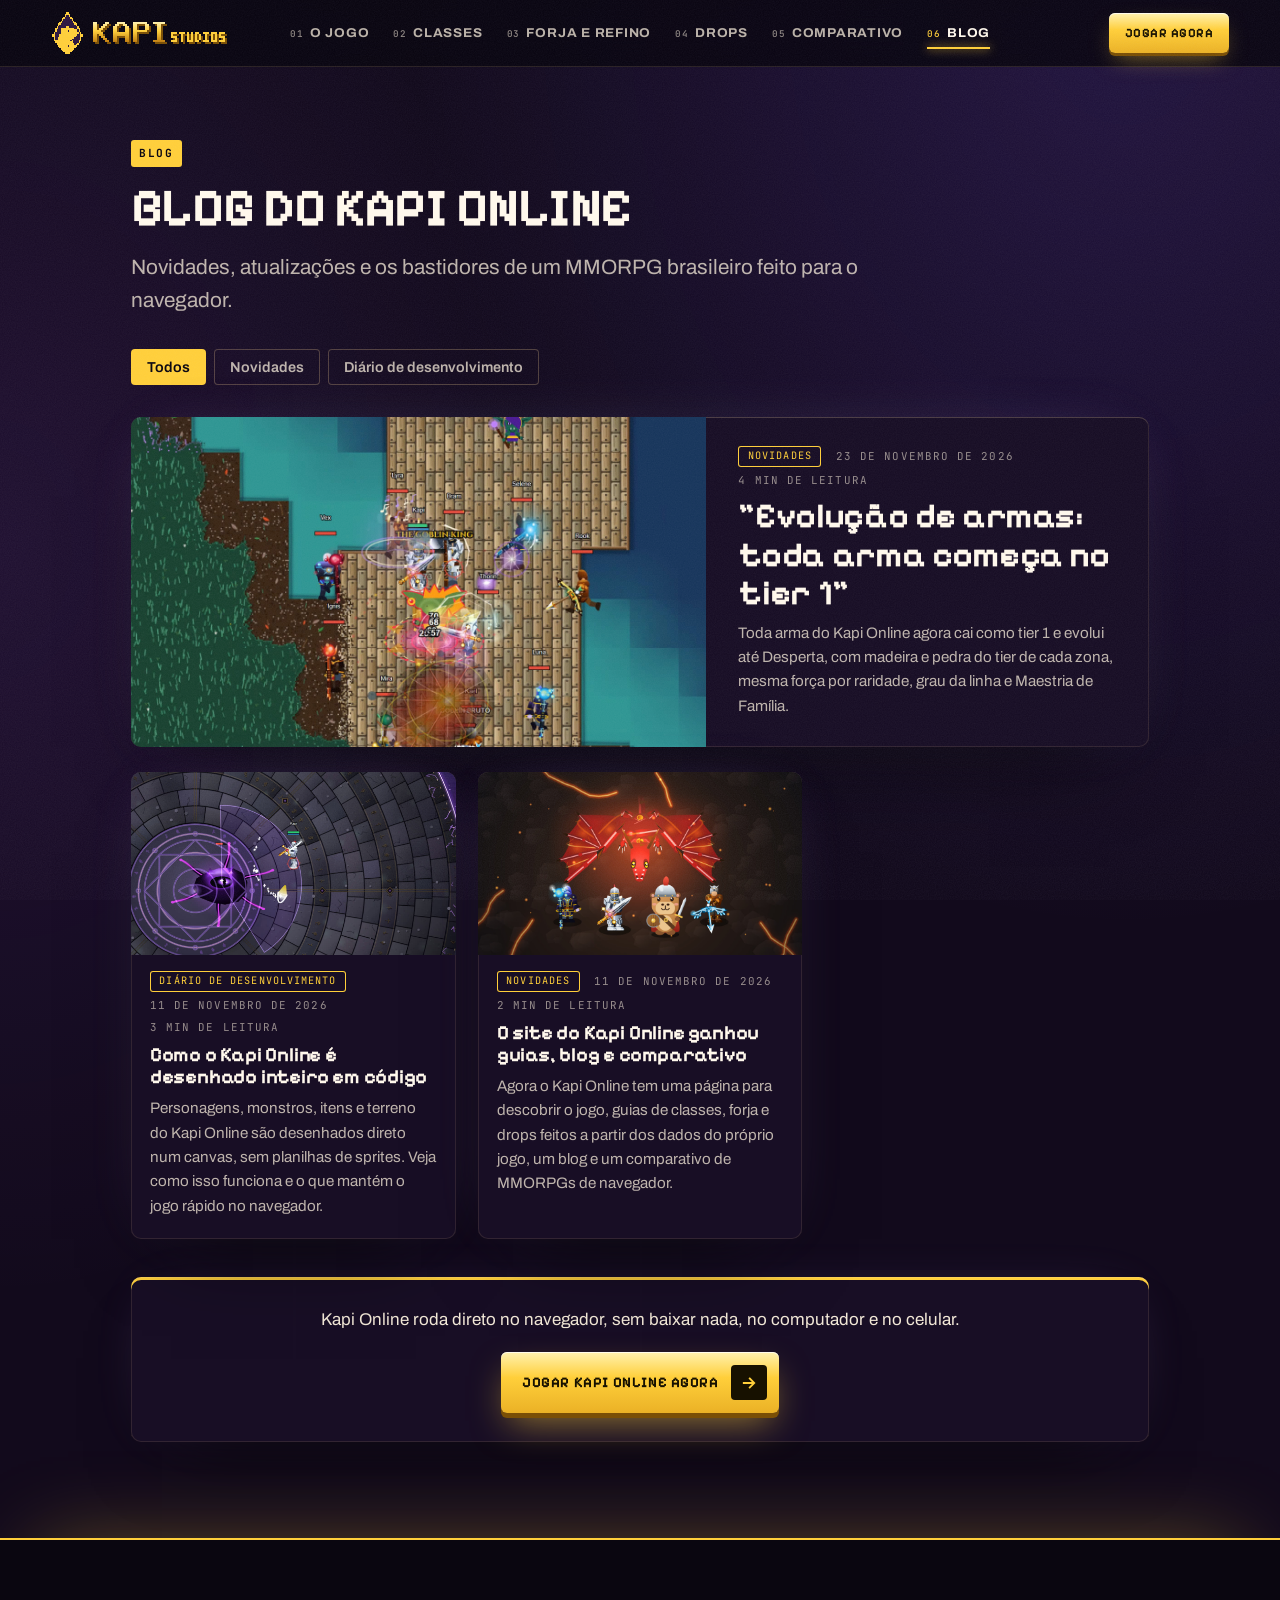
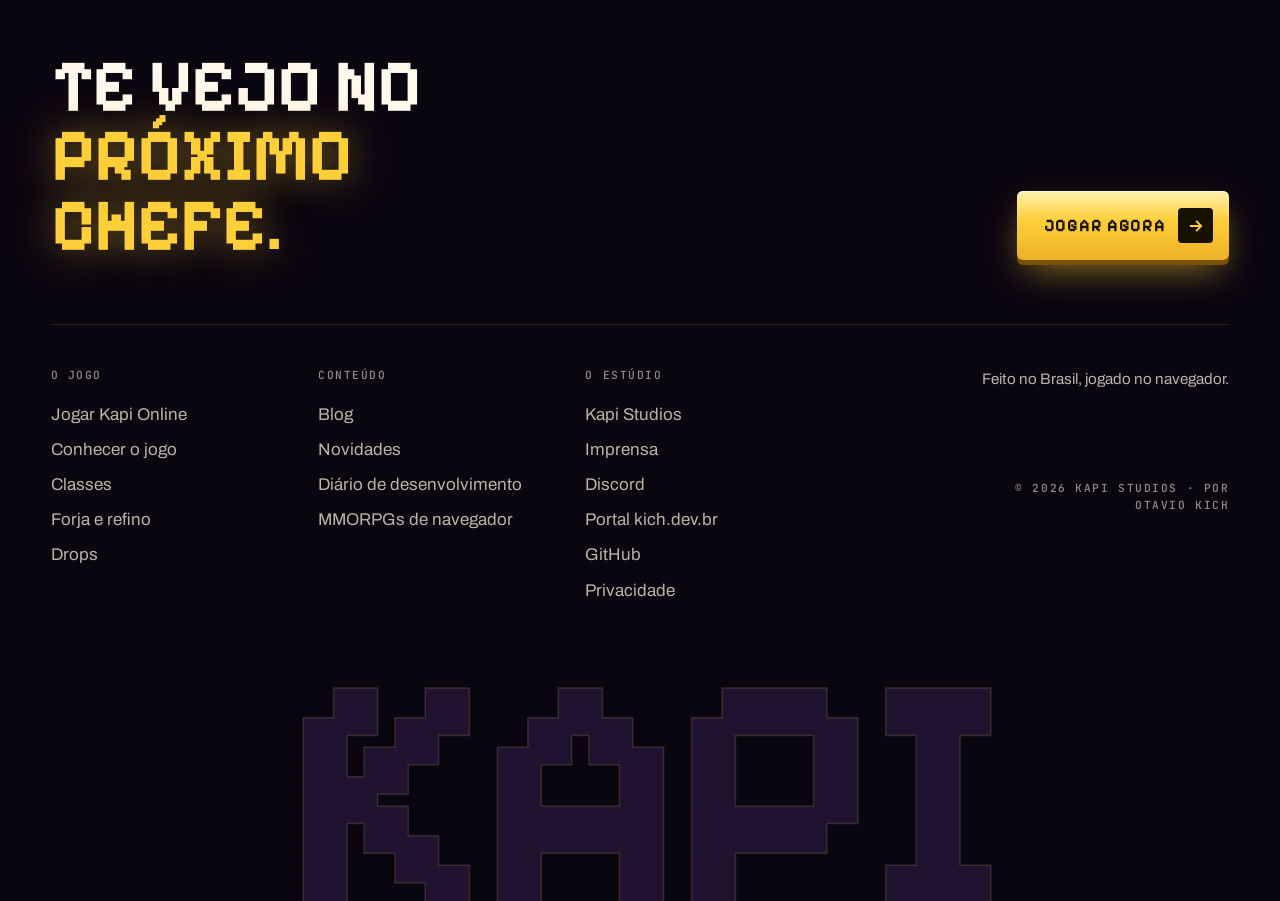
<file: blog/index.html>
<!DOCTYPE html>
<html lang="pt-BR">
<head>
<meta charset="UTF-8">
<meta name="viewport" content="width=device-width, initial-scale=1">
<title>Blog do Kapi Online: novidades e diário de desenvolvimento</title>
<meta name="description" content="Novidades, atualizações e o diário de desenvolvimento do Kapi Online, o MMORPG brasileiro de navegador.">
<meta name="theme-color" content="#120a1c">
<link rel="canonical" href="https://kapistudios.kich.dev.br/blog/">
<meta property="og:type" content="website">
<meta property="og:site_name" content="Kapi Studios">
<meta property="og:locale" content="pt_BR">
<meta property="og:url" content="https://kapistudios.kich.dev.br/blog/">
<meta property="og:title" content="Blog do Kapi Online: novidades e diário de desenvolvimento">
<meta property="og:description" content="Novidades, atualizações e o diário de desenvolvimento do Kapi Online, o MMORPG brasileiro de navegador.">
<meta property="og:image" content="https://mmorpg.kich.dev.br/assets/social/kapi-online-v1.jpg">
<meta name="twitter:card" content="summary_large_image">
<meta name="twitter:title" content="Blog do Kapi Online: novidades e diário de desenvolvimento">
<meta name="twitter:description" content="Novidades, atualizações e o diário de desenvolvimento do Kapi Online, o MMORPG brasileiro de navegador.">
<meta name="twitter:image" content="https://mmorpg.kich.dev.br/assets/social/kapi-online-v1.jpg">
<link rel="icon" type="image/svg+xml" href="/assets/favicon.svg">
<link rel="preconnect" href="https://fonts.googleapis.com">
<link rel="preconnect" href="https://fonts.gstatic.com" crossorigin>
<link href="https://fonts.googleapis.com/css2?family=Archivo:wdth,wght@62..125,100..900&family=JetBrains+Mono:wght@400;500;700&family=Pixelify+Sans:wght@400..700&display=swap" rel="stylesheet">
<link rel="stylesheet" href="/assets/site.css?v=e4e88c2c">
<script>document.documentElement.classList.add('js');(function(){try{var K='kapi_acq',M=2592e6,R=/^[a-z0-9][a-z0-9_-]{0,63}$/,now=Date.now(),s=JSON.parse(localStorage.getItem(K)||'null');if(s&&R.test(s.ref)&&now-Number(s.seenAt)<M)return;var q=new URLSearchParams(location.search),r=(q.get('ref')||q.get('utm_source')||'').trim().toLowerCase();if(R.test(r))localStorage.setItem(K,JSON.stringify({ref:r,landing:location.pathname,seenAt:now}))}catch(e){}})();</script>
<script type="application/ld+json">{"@context":"https://schema.org","@type":"BreadcrumbList","itemListElement":[{"@type":"ListItem","position":1,"name":"Kapi Studios","item":"https://kapistudios.kich.dev.br/"},{"@type":"ListItem","position":2,"name":"Blog","item":"https://kapistudios.kich.dev.br/blog/"}]}</script>

</head>
<body>
<a class="skip-link" href="#conteudo">Pular direto pro conteúdo</a>
<div class="grain" aria-hidden="true"></div>
<header class="site-header" id="site-header">
<a href="/" class="brand" aria-label="Kapi Studios, página inicial"><img src="/assets/kapi-mark.svg" alt="" width="33" height="44" class="brand-mark"><img src="/assets/kapi-wordmark.svg" alt="" width="134" height="22" class="brand-type brand-type-full"><img src="/assets/kapi-wordmark-short.svg" alt="" width="74" height="22" class="brand-type brand-type-short"></a>
<nav class="main-nav" id="main-nav" aria-label="Navegação principal"><a class="nav-link" href="/mmorpg/"><span class="nav-num">01</span>O jogo</a><a class="nav-link" href="/mmorpg/classes/"><span class="nav-num">02</span>Classes</a><a class="nav-link" href="/mmorpg/forja/"><span class="nav-num">03</span>Forja e refino</a><a class="nav-link" href="/mmorpg/drops/"><span class="nav-num">04</span>Drops</a><a class="nav-link" href="/mmorpg/melhores-mmorpgs-de-navegador/"><span class="nav-num">05</span>Comparativo</a><a class="nav-link" href="/blog/" aria-current="page"><span class="nav-num">06</span>Blog</a></nav>
<div class="header-actions">
<a class="btn btn-primary btn-sm" href="https://mmorpg.kich.dev.br/"><span>Jogar agora</span></a>
<button type="button" class="nav-toggle" id="nav-toggle" aria-expanded="false" aria-controls="main-nav" aria-label="Abrir o menu"><span></span><span></span></button>
</div>
</header>
<main id="conteudo" class="page">
<header class="page-head">
<p class="mono section-tag">blog</p>
<h1 class="display-md">Blog do Kapi Online</h1>
<p class="lead">Novidades, atualizações e os bastidores de um MMORPG brasileiro feito para o navegador.</p>
</header>
<ul class="cats" aria-label="Categorias"><li><a href="/blog/" aria-current="page">Todos</a></li><li><a href="/blog/categoria/novidades/">Novidades</a></li><li><a href="/blog/categoria/diario-de-desenvolvimento/">Diário de desenvolvimento</a></li></ul>
<div class="reveal"><article class="post-card featured"><img src="/assets/mmorpg/raid.jpg" alt="Um grupo de aventureiros do Kapi Online enfrenta um chefe com suas armas" loading="eager"><div class="body"><div class="meta"><span class="chip">Novidades</span><time datetime="2026-11-23">23 de novembro de 2026</time><span>4 min de leitura</span></div><h3><a href="/blog/evolucao-de-armas-tier-1/">&quot;Evolução de armas: toda arma começa no tier 1&quot;</a></h3><p>Toda arma do Kapi Online agora cai como tier 1 e evolui até Desperta, com madeira e pedra do tier de cada zona, mesma força por raridade, grau da linha e Maestria de Família.</p></div></article></div>
<ul class="posts"><li class="reveal"><article class="post-card"><img src="/assets/mmorpg/void.jpg" alt="Um guerreiro enfrenta o Terror do Vazio numa arena de runas desenhada em código" loading="lazy"><div class="body"><div class="meta"><span class="chip">Diário de desenvolvimento</span><time datetime="2026-11-11">11 de novembro de 2026</time><span>3 min de leitura</span></div><h3><a href="/blog/como-o-kapi-online-e-desenhado-em-codigo/">Como o Kapi Online é desenhado inteiro em código</a></h3><p>Personagens, monstros, itens e terreno do Kapi Online são desenhados direto num canvas, sem planilhas de sprites. Veja como isso funciona e o que mantém o jogo rápido no navegador.</p></div></article></li><li class="reveal"><article class="post-card"><img src="/assets/mmorpg/hero.jpg" alt="Personagens das classes do Kapi Online diante de um dragão vermelho" loading="lazy"><div class="body"><div class="meta"><span class="chip">Novidades</span><time datetime="2026-11-11">11 de novembro de 2026</time><span>2 min de leitura</span></div><h3><a href="/blog/site-novo-guias-blog-comparativo/">O site do Kapi Online ganhou guias, blog e comparativo</a></h3><p>Agora o Kapi Online tem uma página para descobrir o jogo, guias de classes, forja e drops feitos a partir dos dados do próprio jogo, um blog e um comparativo de MMORPGs de navegador.</p></div></article></li></ul>
<aside class="cta"><p>Kapi Online roda direto no navegador, sem baixar nada, no computador e no celular.</p><a class="btn btn-primary" href="https://mmorpg.kich.dev.br/"><span>Jogar Kapi Online agora</span><span class="btn-icon"><svg width="18" height="18" viewBox="0 0 24 24" aria-hidden="true"><path d="M5 12h13M13 6l6 6-6 6" fill="none" stroke="currentColor" stroke-width="2.4" stroke-linecap="square" stroke-linejoin="miter"/></svg></span></a></aside>
</main>
<footer class="site-footer">
<div class="footer-top">
<p class="footer-invite">Te vejo no <em>próximo chefe.</em></p>
<a class="btn btn-primary footer-play" href="https://mmorpg.kich.dev.br/"><span>Jogar agora</span><span class="btn-icon"><svg width="18" height="18" viewBox="0 0 24 24" aria-hidden="true"><path d="M5 12h13M13 6l6 6-6 6" fill="none" stroke="currentColor" stroke-width="2.4" stroke-linecap="square" stroke-linejoin="miter"/></svg></span></a>
</div>
<div class="footer-cols">
<div class="footer-col"><p class="mono">o jogo</p><ul>
<li><a href="https://mmorpg.kich.dev.br/">Jogar Kapi Online</a></li>
<li><a href="/mmorpg/">Conhecer o jogo</a></li>
<li><a href="/mmorpg/classes/">Classes</a></li>
<li><a href="/mmorpg/forja/">Forja e refino</a></li>
<li><a href="/mmorpg/drops/">Drops</a></li>
</ul></div>
<div class="footer-col"><p class="mono">conteúdo</p><ul>
<li><a href="/blog/">Blog</a></li>
<li><a href="/blog/categoria/novidades/">Novidades</a></li>
<li><a href="/blog/categoria/diario-de-desenvolvimento/">Diário de desenvolvimento</a></li>
<li><a href="/mmorpg/melhores-mmorpgs-de-navegador/">MMORPGs de navegador</a></li>
</ul></div>
<div class="footer-col"><p class="mono">o estúdio</p><ul>
<li><a href="/">Kapi Studios</a></li>
<li><a href="/imprensa/">Imprensa</a></li>
<li><a href="https://discord.gg/JKZxhSctuv" rel="noopener noreferrer">Discord</a></li>
<li><a href="https://kich.dev.br" rel="noopener noreferrer">Portal kich.dev.br</a></li>
<li><a href="https://github.com/tavmata" rel="noopener noreferrer">GitHub</a></li>
<li><a href="https://mmorpg.kich.dev.br/privacy">Privacidade</a></li>
</ul></div>
<p class="footer-note">Feito no Brasil, jogado no navegador. <span class="mono">&copy; 2026 Kapi Studios &middot; por Otavio Kich</span></p>
</div>
<p class="footer-wordmark" aria-hidden="true"><span>K</span><span>a</span><span>p</span><span>i</span></p>
</footer>
<script>(function(){var t=document.getElementById('nav-toggle'),n=document.getElementById('main-nav');if(t&&n){t.addEventListener('click',function(){var o=n.classList.toggle('is-open');t.setAttribute('aria-expanded',o?'true':'false')})}var els=document.querySelectorAll('.reveal');if(!('IntersectionObserver' in window)){els.forEach(function(e){e.classList.add('in')});return}var io=new IntersectionObserver(function(es){es.forEach(function(x){if(x.isIntersecting){x.target.classList.add('in');io.unobserve(x.target)}})},{threshold:.12});els.forEach(function(e){io.observe(e)})})()</script>
</body>
</html>
</file>
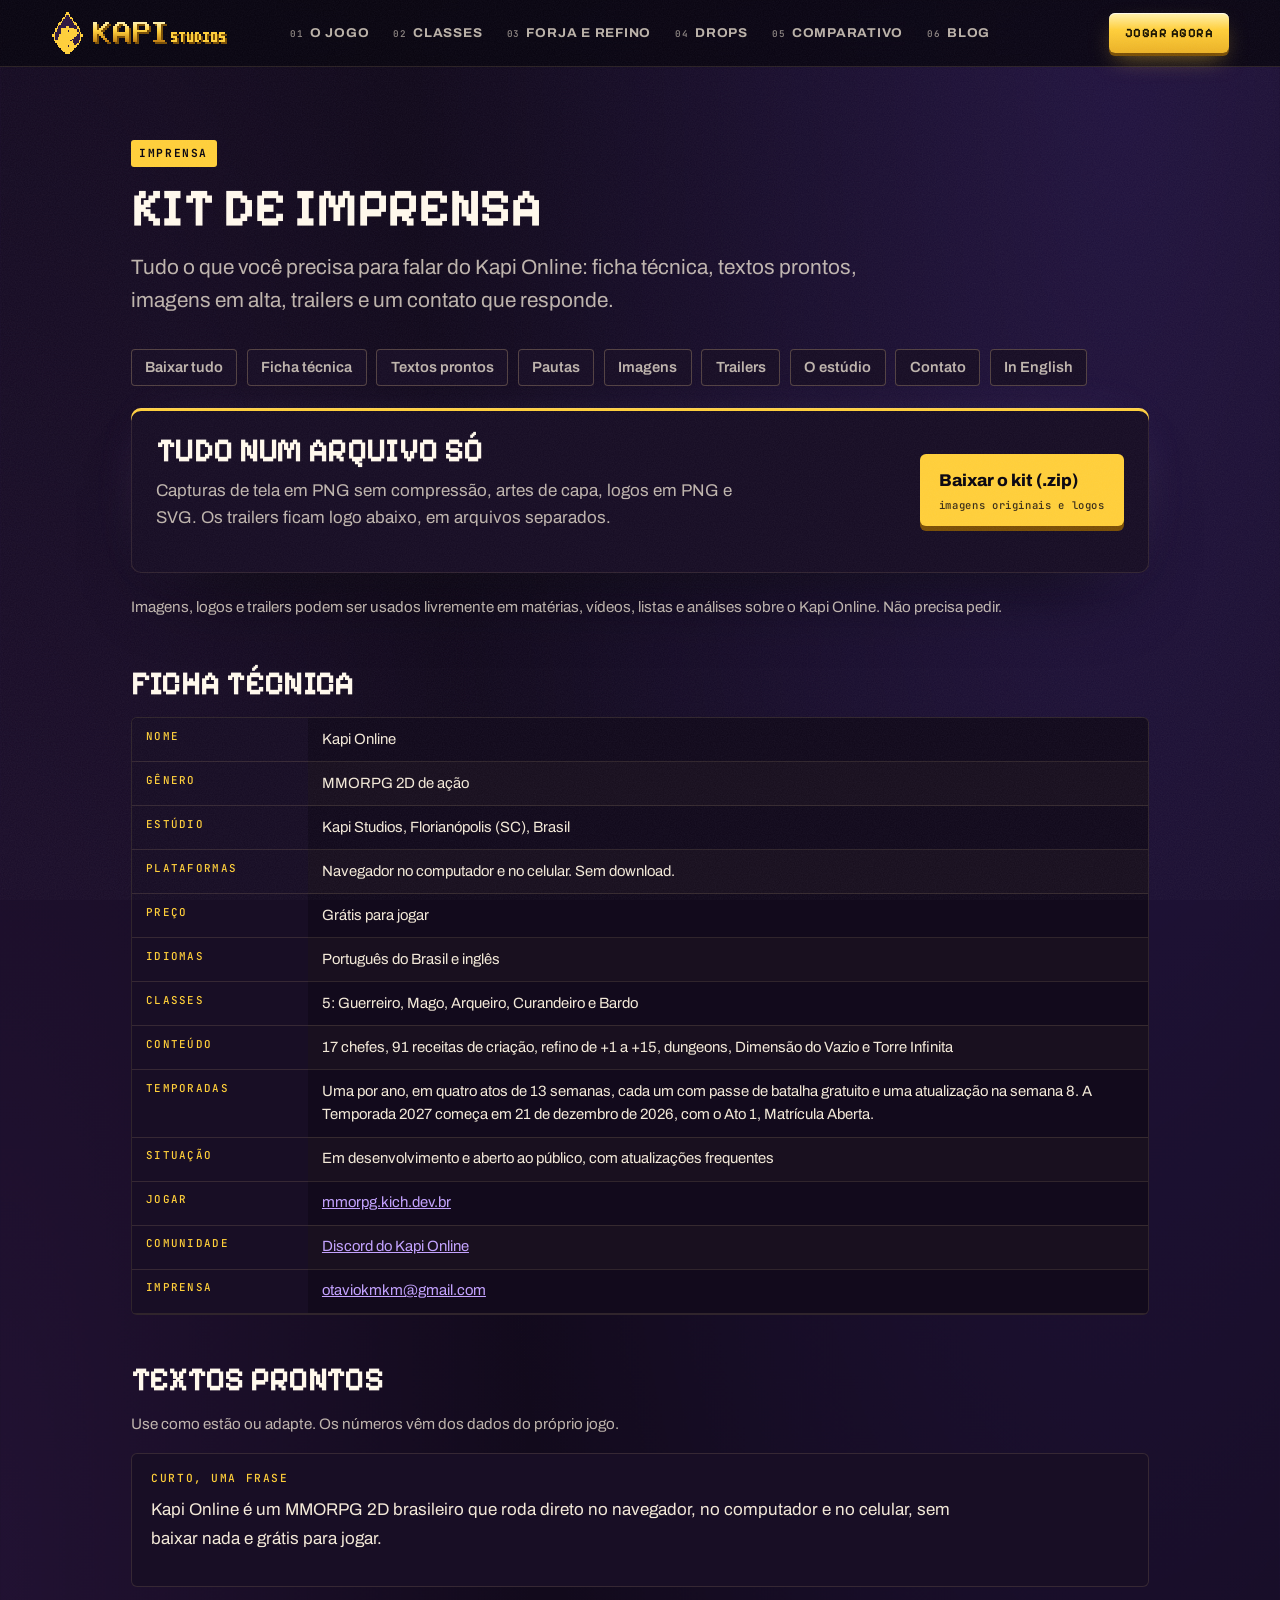
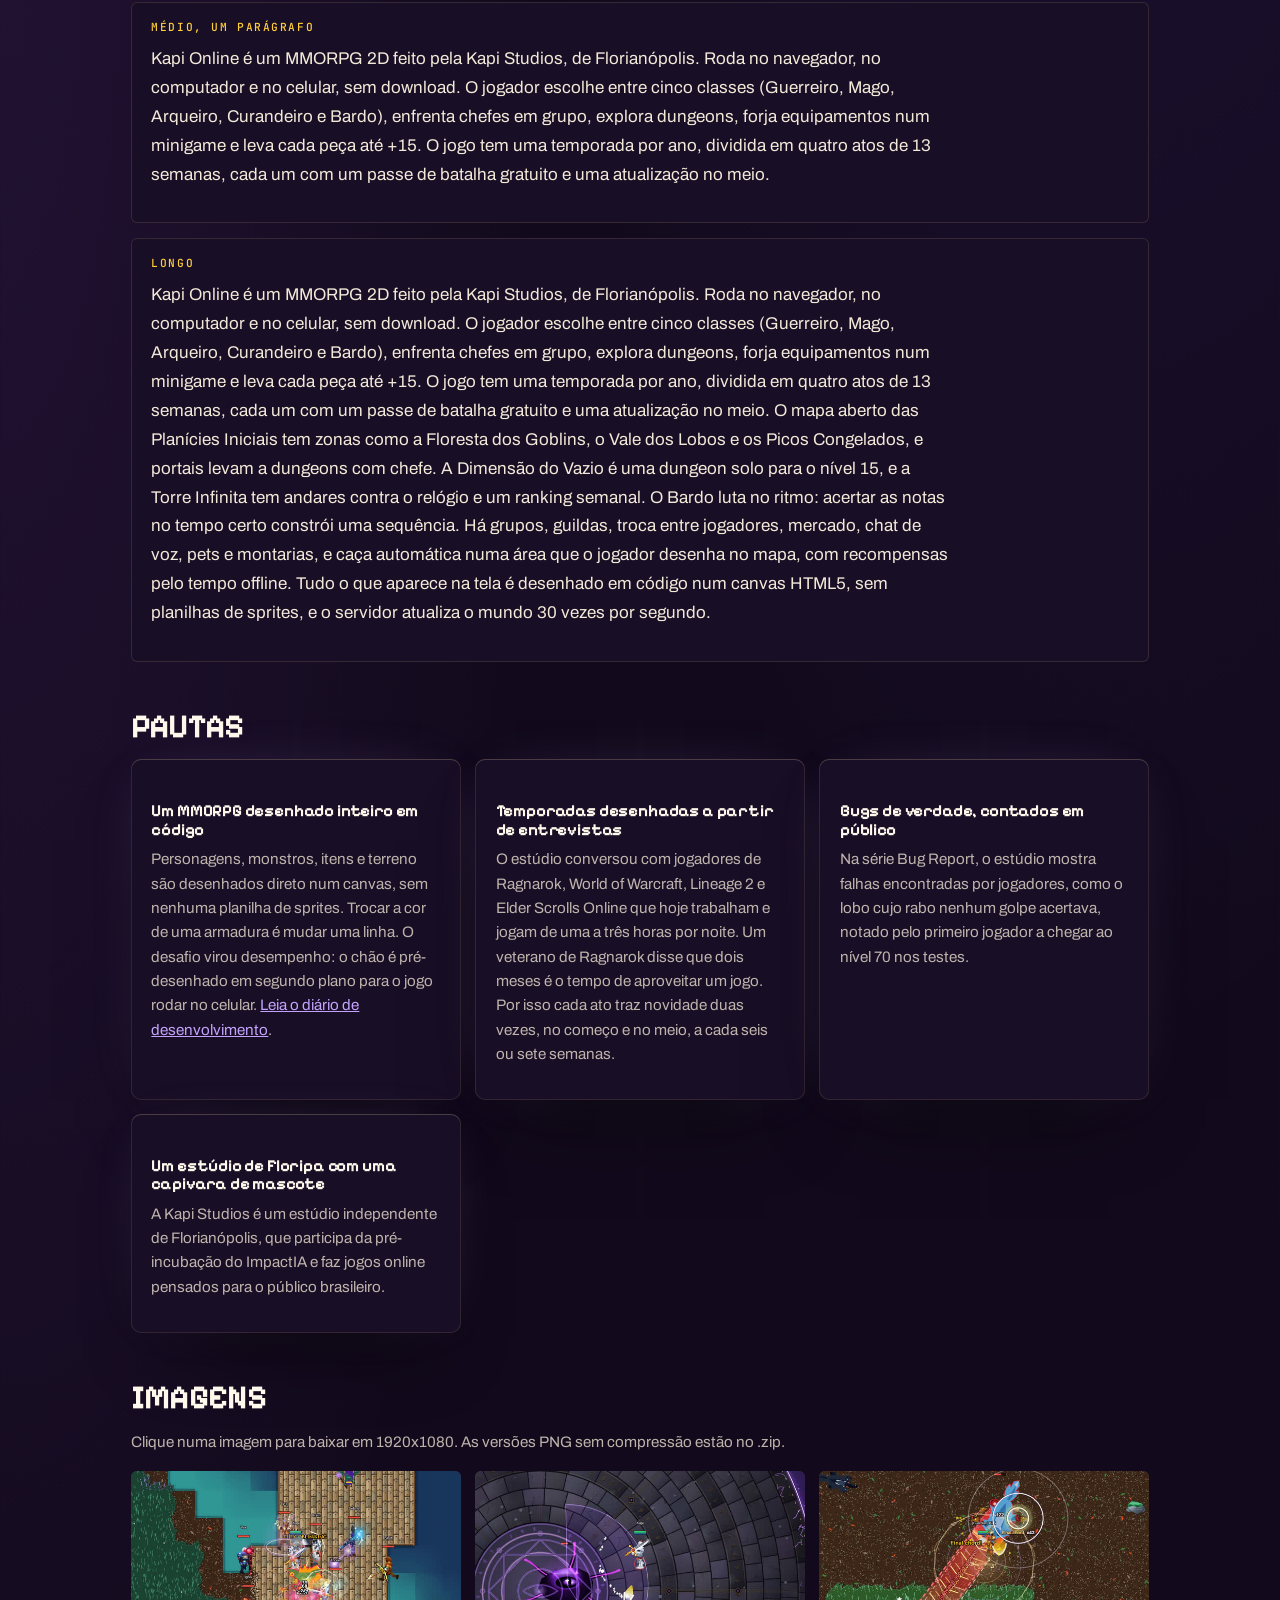
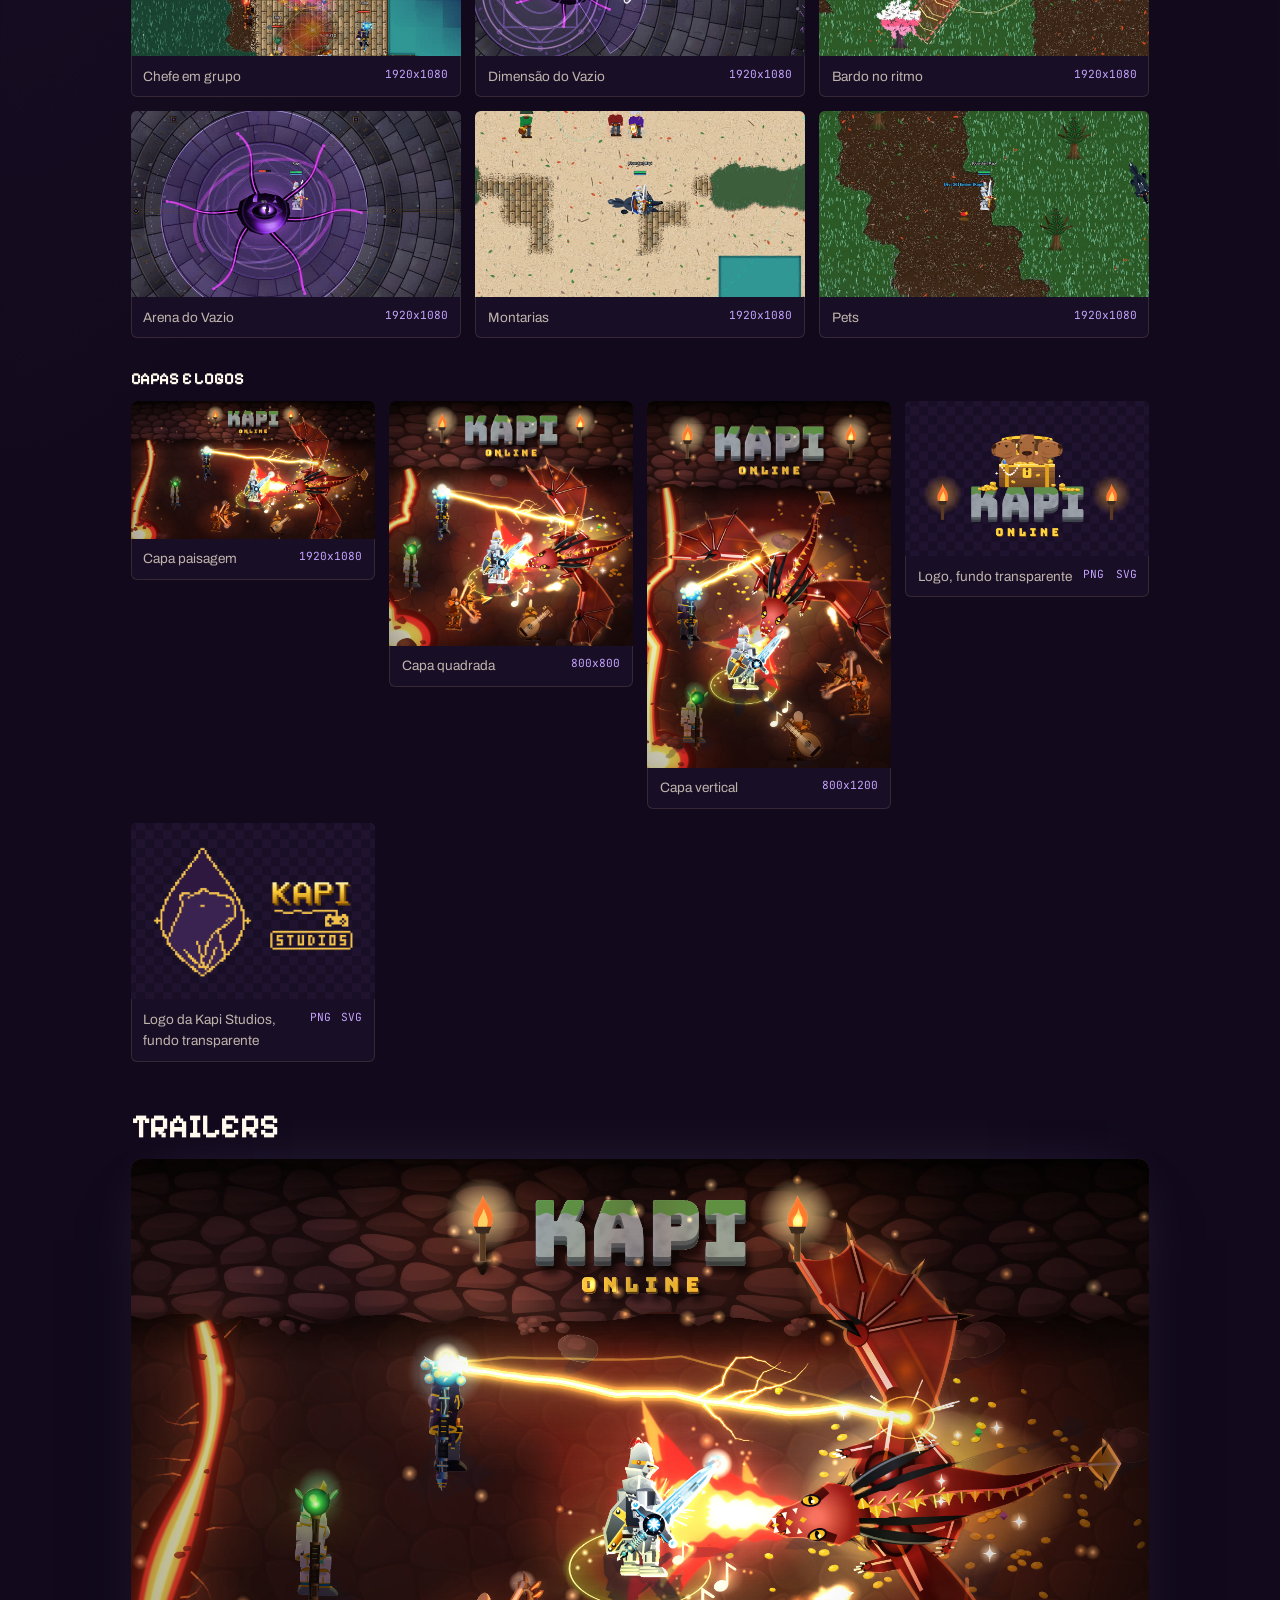
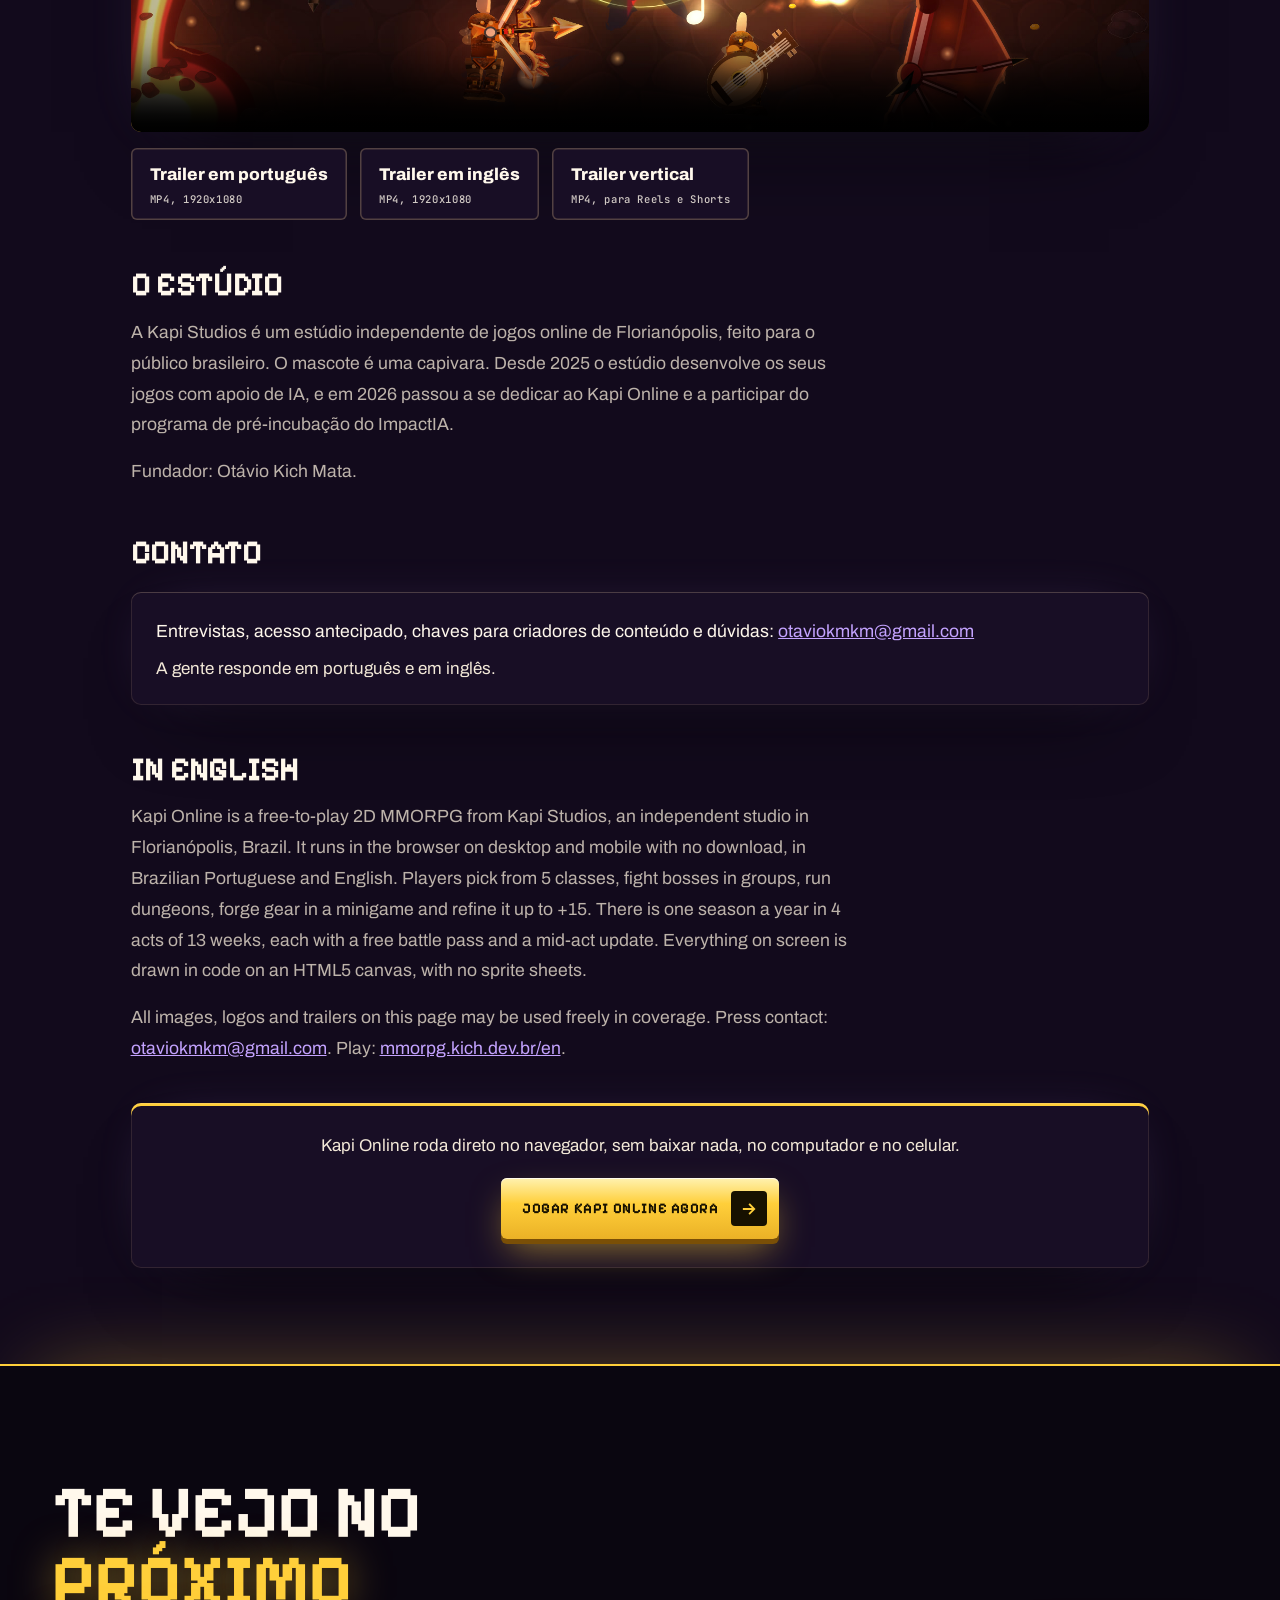
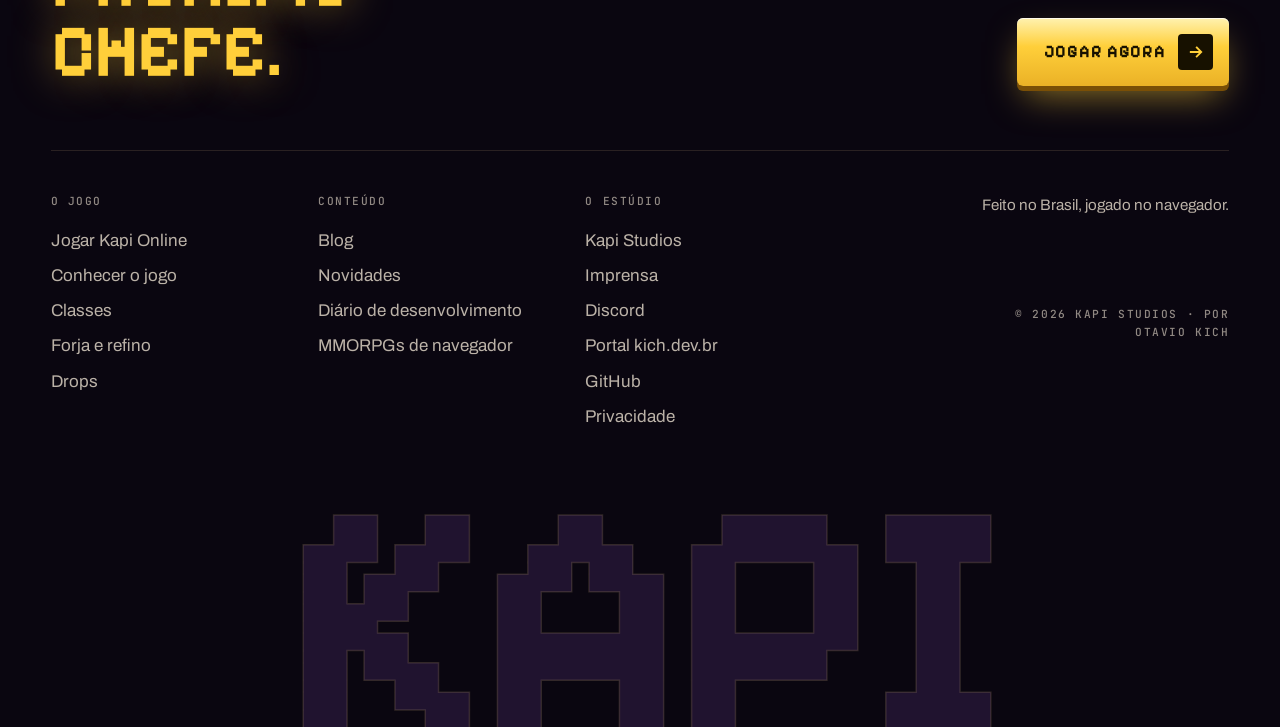
<file: imprensa/index.html>
<!DOCTYPE html>
<html lang="pt-BR">
<head>
<meta charset="UTF-8">
<meta name="viewport" content="width=device-width, initial-scale=1">
<title>Kit de imprensa do Kapi Online | Kapi Studios</title>
<meta name="description" content="Ficha técnica, textos prontos, capturas de tela, capas, logos e trailers do Kapi Online, MMORPG 2D brasileiro de navegador. Uso livre em matérias e vídeos.">
<meta name="theme-color" content="#120a1c">
<link rel="canonical" href="https://kapistudios.kich.dev.br/imprensa/">
<meta property="og:type" content="website">
<meta property="og:site_name" content="Kapi Studios">
<meta property="og:locale" content="pt_BR">
<meta property="og:url" content="https://kapistudios.kich.dev.br/imprensa/">
<meta property="og:title" content="Kit de imprensa do Kapi Online | Kapi Studios">
<meta property="og:description" content="Ficha técnica, textos prontos, capturas de tela, capas, logos e trailers do Kapi Online, MMORPG 2D brasileiro de navegador. Uso livre em matérias e vídeos.">
<meta property="og:image" content="https://kapistudios.kich.dev.br/assets/imprensa/capa-paisagem.jpg">
<meta name="twitter:card" content="summary_large_image">
<meta name="twitter:title" content="Kit de imprensa do Kapi Online | Kapi Studios">
<meta name="twitter:description" content="Ficha técnica, textos prontos, capturas de tela, capas, logos e trailers do Kapi Online, MMORPG 2D brasileiro de navegador. Uso livre em matérias e vídeos.">
<meta name="twitter:image" content="https://kapistudios.kich.dev.br/assets/imprensa/capa-paisagem.jpg">
<link rel="icon" type="image/svg+xml" href="/assets/favicon.svg">
<link rel="preconnect" href="https://fonts.googleapis.com">
<link rel="preconnect" href="https://fonts.gstatic.com" crossorigin>
<link href="https://fonts.googleapis.com/css2?family=Archivo:wdth,wght@62..125,100..900&family=JetBrains+Mono:wght@400;500;700&family=Pixelify+Sans:wght@400..700&display=swap" rel="stylesheet">
<link rel="stylesheet" href="/assets/site.css?v=e4e88c2c">
<script>document.documentElement.classList.add('js');(function(){try{var K='kapi_acq',M=2592e6,R=/^[a-z0-9][a-z0-9_-]{0,63}$/,now=Date.now(),s=JSON.parse(localStorage.getItem(K)||'null');if(s&&R.test(s.ref)&&now-Number(s.seenAt)<M)return;var q=new URLSearchParams(location.search),r=(q.get('ref')||q.get('utm_source')||'').trim().toLowerCase();if(R.test(r))localStorage.setItem(K,JSON.stringify({ref:r,landing:location.pathname,seenAt:now}))}catch(e){}})();</script>
<script type="application/ld+json">{"@context":"https://schema.org","@type":"BreadcrumbList","itemListElement":[{"@type":"ListItem","position":1,"name":"Kapi Studios","item":"https://kapistudios.kich.dev.br/"},{"@type":"ListItem","position":2,"name":"Imprensa","item":"https://kapistudios.kich.dev.br/imprensa/"}]}</script>

</head>
<body>
<a class="skip-link" href="#conteudo">Pular direto pro conteúdo</a>
<div class="grain" aria-hidden="true"></div>
<header class="site-header" id="site-header">
<a href="/" class="brand" aria-label="Kapi Studios, página inicial"><img src="/assets/kapi-mark.svg" alt="" width="33" height="44" class="brand-mark"><img src="/assets/kapi-wordmark.svg" alt="" width="134" height="22" class="brand-type brand-type-full"><img src="/assets/kapi-wordmark-short.svg" alt="" width="74" height="22" class="brand-type brand-type-short"></a>
<nav class="main-nav" id="main-nav" aria-label="Navegação principal"><a class="nav-link" href="/mmorpg/"><span class="nav-num">01</span>O jogo</a><a class="nav-link" href="/mmorpg/classes/"><span class="nav-num">02</span>Classes</a><a class="nav-link" href="/mmorpg/forja/"><span class="nav-num">03</span>Forja e refino</a><a class="nav-link" href="/mmorpg/drops/"><span class="nav-num">04</span>Drops</a><a class="nav-link" href="/mmorpg/melhores-mmorpgs-de-navegador/"><span class="nav-num">05</span>Comparativo</a><a class="nav-link" href="/blog/"><span class="nav-num">06</span>Blog</a></nav>
<div class="header-actions">
<a class="btn btn-primary btn-sm" href="https://mmorpg.kich.dev.br/"><span>Jogar agora</span></a>
<button type="button" class="nav-toggle" id="nav-toggle" aria-expanded="false" aria-controls="main-nav" aria-label="Abrir o menu"><span></span><span></span></button>
</div>
</header>
<main id="conteudo" class="page">
<header class="page-head">
<p class="mono section-tag">imprensa</p>
<h1 class="display-md">Kit de imprensa</h1>
<p class="lead">Tudo o que você precisa para falar do Kapi Online: ficha técnica, textos prontos, imagens em alta, trailers e um contato que responde.</p>
</header>
<nav class="toc" aria-label="Nesta página">
<a href="#baixar">Baixar tudo</a><a href="#ficha">Ficha técnica</a><a href="#textos">Textos prontos</a><a href="#pautas">Pautas</a><a href="#imagens">Imagens</a><a href="#trailers">Trailers</a><a href="#estudio">O estúdio</a><a href="#contato">Contato</a><a href="#english">In English</a>
</nav>

<section class="panel press-hero" id="baixar">
<div>
<h2 class="display-sm">Tudo num arquivo só</h2>
<p>Capturas de tela em PNG sem compressão, artes de capa, logos em PNG e SVG. Os trailers ficam logo abaixo, em arquivos separados.</p>
</div>
<a class="press-dl" href="/assets/imprensa/kapi-online-imprensa.zip" download><span>Baixar o kit (.zip)</span><small>imagens originais e logos</small></a>
</section>

<p class="note">Imagens, logos e trailers podem ser usados livremente em matérias, vídeos, listas e análises sobre o Kapi Online. Não precisa pedir.</p>

<h2 class="display-sm press-h" id="ficha">Ficha técnica</h2>
<div class="scroll"><table class="press-facts">
<tbody>
<tr><th scope="row">Nome</th><td>Kapi Online</td></tr>
<tr><th scope="row">Gênero</th><td>MMORPG 2D de ação</td></tr>
<tr><th scope="row">Estúdio</th><td>Kapi Studios, Florianópolis (SC), Brasil</td></tr>
<tr><th scope="row">Plataformas</th><td>Navegador no computador e no celular. Sem download.</td></tr>
<tr><th scope="row">Preço</th><td>Grátis para jogar</td></tr>
<tr><th scope="row">Idiomas</th><td>Português do Brasil e inglês</td></tr>
<tr><th scope="row">Classes</th><td>5: Guerreiro, Mago, Arqueiro, Curandeiro e Bardo</td></tr>
<tr><th scope="row">Conteúdo</th><td>17 chefes, 91 receitas de criação, refino de +1 a +15, dungeons, Dimensão do Vazio e Torre Infinita</td></tr>
<tr><th scope="row">Temporadas</th><td>Uma por ano, em quatro atos de 13 semanas, cada um com passe de batalha gratuito e uma atualização na semana 8. A Temporada 2027 começa em 21 de dezembro de 2026, com o Ato 1, Matrícula Aberta.</td></tr>
<tr><th scope="row">Situação</th><td>Em desenvolvimento e aberto ao público, com atualizações frequentes</td></tr>
<tr><th scope="row">Jogar</th><td><a href="https://mmorpg.kich.dev.br/">mmorpg.kich.dev.br</a></td></tr>
<tr><th scope="row">Comunidade</th><td><a href="https://discord.gg/JKZxhSctuv" rel="noopener noreferrer">Discord do Kapi Online</a></td></tr>
<tr><th scope="row">Imprensa</th><td><a href="mailto:otaviokmkm@gmail.com">otaviokmkm@gmail.com</a></td></tr>
</tbody>
</table></div>

<h2 class="display-sm press-h" id="textos">Textos prontos</h2>
<p class="note">Use como estão ou adapte. Os números vêm dos dados do próprio jogo.</p>
<div class="press-text" id="texto-curto"><p class="mono">curto, uma frase</p><p>Kapi Online é um MMORPG 2D brasileiro que roda direto no navegador, no computador e no celular, sem baixar nada e grátis para jogar.</p></div>
<div class="press-text" id="texto-medio"><p class="mono">médio, um parágrafo</p><p>Kapi Online é um MMORPG 2D feito pela Kapi Studios, de Florianópolis. Roda no navegador, no computador e no celular, sem download. O jogador escolhe entre cinco classes (Guerreiro, Mago, Arqueiro, Curandeiro e Bardo), enfrenta chefes em grupo, explora dungeons, forja equipamentos num minigame e leva cada peça até +15. O jogo tem uma temporada por ano, dividida em quatro atos de 13 semanas, cada um com um passe de batalha gratuito e uma atualização no meio.</p></div>
<div class="press-text" id="texto-longo"><p class="mono">longo</p><p>Kapi Online é um MMORPG 2D feito pela Kapi Studios, de Florianópolis. Roda no navegador, no computador e no celular, sem download. O jogador escolhe entre cinco classes (Guerreiro, Mago, Arqueiro, Curandeiro e Bardo), enfrenta chefes em grupo, explora dungeons, forja equipamentos num minigame e leva cada peça até +15. O jogo tem uma temporada por ano, dividida em quatro atos de 13 semanas, cada um com um passe de batalha gratuito e uma atualização no meio. O mapa aberto das Planícies Iniciais tem zonas como a Floresta dos Goblins, o Vale dos Lobos e os Picos Congelados, e portais levam a dungeons com chefe. A Dimensão do Vazio é uma dungeon solo para o nível 15, e a Torre Infinita tem andares contra o relógio e um ranking semanal. O Bardo luta no ritmo: acertar as notas no tempo certo constrói uma sequência. Há grupos, guildas, troca entre jogadores, mercado, chat de voz, pets e montarias, e caça automática numa área que o jogador desenha no mapa, com recompensas pelo tempo offline. Tudo o que aparece na tela é desenhado em código num canvas HTML5, sem planilhas de sprites, e o servidor atualiza o mundo 30 vezes por segundo.</p></div>

<h2 class="display-sm press-h" id="pautas">Pautas</h2>
<div class="press-angles">
<article class="panel"><h3>Um MMORPG desenhado inteiro em código</h3><p>Personagens, monstros, itens e terreno são desenhados direto num canvas, sem nenhuma planilha de sprites. Trocar a cor de uma armadura é mudar uma linha. O desafio virou desempenho: o chão é pré-desenhado em segundo plano para o jogo rodar no celular. <a href="/blog/como-o-kapi-online-e-desenhado-em-codigo/">Leia o diário de desenvolvimento</a>.</p></article>
<article class="panel"><h3>Temporadas desenhadas a partir de entrevistas</h3><p>O estúdio conversou com jogadores de Ragnarok, World of Warcraft, Lineage 2 e Elder Scrolls Online que hoje trabalham e jogam de uma a três horas por noite. Um veterano de Ragnarok disse que dois meses é o tempo de aproveitar um jogo. Por isso cada ato traz novidade duas vezes, no começo e no meio, a cada seis ou sete semanas.</p></article>
<article class="panel"><h3>Bugs de verdade, contados em público</h3><p>Na série Bug Report, o estúdio mostra falhas encontradas por jogadores, como o lobo cujo rabo nenhum golpe acertava, notado pelo primeiro jogador a chegar ao nível 70 nos testes.</p></article>
<article class="panel"><h3>Um estúdio de Floripa com uma capivara de mascote</h3><p>A Kapi Studios é um estúdio independente de Florianópolis, que participa da pré-incubação do ImpactIA e faz jogos online pensados para o público brasileiro.</p></article>
</div>

<h2 class="display-sm press-h" id="imagens">Imagens</h2>
<p class="note">Clique numa imagem para baixar em 1920x1080. As versões PNG sem compressão estão no .zip.</p>
<div class="press-shots"><figure class="press-shot">
<a href="/assets/imprensa/shots/01_raid.jpg" download><img src="/assets/imprensa/thumbs/01_raid.jpg" alt="Um grupo de jogadores enfrenta o Rei Goblin numa ponte de madeira" width="640" height="360" loading="lazy"></a>
<figcaption><span>Chefe em grupo</span><a href="/assets/imprensa/shots/01_raid.jpg" download>1920x1080</a></figcaption>
</figure><figure class="press-shot">
<a href="/assets/imprensa/shots/02_void.jpg" download><img src="/assets/imprensa/thumbs/02_void.jpg" alt="Um guerreiro enfrenta o Terror do Vazio numa arena de runas" width="640" height="360" loading="lazy"></a>
<figcaption><span>Dimensão do Vazio</span><a href="/assets/imprensa/shots/02_void.jpg" download>1920x1080</a></figcaption>
</figure><figure class="press-shot">
<a href="/assets/imprensa/shots/03_bard.jpg" download><img src="/assets/imprensa/thumbs/03_bard.jpg" alt="Uma bardo toca em combate, com as notas do ritmo na tela" width="640" height="360" loading="lazy"></a>
<figcaption><span>Bardo no ritmo</span><a href="/assets/imprensa/shots/03_bard.jpg" download>1920x1080</a></figcaption>
</figure><figure class="press-shot">
<a href="/assets/imprensa/shots/04_void.jpg" download><img src="/assets/imprensa/thumbs/04_void.jpg" alt="Combate na arena da Dimensão do Vazio" width="640" height="360" loading="lazy"></a>
<figcaption><span>Arena do Vazio</span><a href="/assets/imprensa/shots/04_void.jpg" download>1920x1080</a></figcaption>
</figure><figure class="press-shot">
<a href="/assets/imprensa/shots/05_mount.jpg" download><img src="/assets/imprensa/thumbs/05_mount.jpg" alt="Um cavaleiro montado num lobo atravessa o deserto" width="640" height="360" loading="lazy"></a>
<figcaption><span>Montarias</span><a href="/assets/imprensa/shots/05_mount.jpg" download>1920x1080</a></figcaption>
</figure><figure class="press-shot">
<a href="/assets/imprensa/shots/06_pet.jpg" download><img src="/assets/imprensa/thumbs/06_pet.jpg" alt="Um jogador explora o mapa acompanhado do seu pet" width="640" height="360" loading="lazy"></a>
<figcaption><span>Pets</span><a href="/assets/imprensa/shots/06_pet.jpg" download>1920x1080</a></figcaption>
</figure></div>

<h3 class="press-sub">Capas e logos</h3>
<div class="press-art">
<figure class="press-shot"><a href="/assets/imprensa/capa-paisagem.jpg" download><img src="/assets/imprensa/capa-paisagem.jpg" alt="Capa do Kapi Online: o grupo enfrenta um dragão vermelho num covil de lava, visto de cima como no jogo. O escudo segura o sopro de fogo, um raio acerta a asa do dragão e o tesouro dele brilha no chão. O logo fica na parede de pedra, entre duas tochas" width="1920" height="1080" loading="lazy"></a><figcaption><span>Capa paisagem</span><a href="/assets/imprensa/capa-paisagem.jpg" download>1920x1080</a></figcaption></figure>
<figure class="press-shot"><a href="/assets/imprensa/capa-quadrada.jpg" download><img src="/assets/imprensa/capa-quadrada.jpg" alt="Capa quadrada do Kapi Online: o grupo contra o dragão vermelho no covil de lava" width="800" height="800" loading="lazy"></a><figcaption><span>Capa quadrada</span><a href="/assets/imprensa/capa-quadrada.jpg" download>800x800</a></figcaption></figure>
<figure class="press-shot"><a href="/assets/imprensa/capa-retrato.jpg" download><img src="/assets/imprensa/capa-retrato.jpg" alt="Capa vertical do Kapi Online: o dragão vermelho sobre o grupo, no covil de lava" width="800" height="1200" loading="lazy"></a><figcaption><span>Capa vertical</span><a href="/assets/imprensa/capa-retrato.jpg" download>800x1200</a></figcaption></figure>
<figure class="press-shot press-logo"><a href="/assets/imprensa/logo-kapi-online.png" download><img src="/assets/imprensa/logo-kapi-online.png" alt="Logo do Kapi Online: a capivara de três cabeças sobre um baú de tesouro, as letras KAPI em pedra com musgo, ONLINE em dourado e duas tochas" width="1600" height="927" loading="lazy"></a><figcaption><span>Logo, fundo transparente</span><a href="/assets/imprensa/logo-kapi-online.png" download>PNG</a> <a href="/assets/imprensa/logo-kapi-online.svg" download>SVG</a></figcaption></figure>
<figure class="press-shot press-logo"><a href="/assets/imprensa/logo-kapi-studios.png" download><img src="/assets/imprensa/logo-kapi-studios.png" alt="Logo da Kapi Studios: uma capivara em pixel art numa moldura em losango, ao lado de KAPI STUDIOS em letras de pixel" width="2000" height="1158" loading="lazy"></a><figcaption><span>Logo da Kapi Studios, fundo transparente</span><a href="/assets/imprensa/logo-kapi-studios.png" download>PNG</a> <a href="/assets/imprensa/logo-kapi-studios.svg" download>SVG</a></figcaption></figure>
</div>

<h2 class="display-sm press-h" id="trailers">Trailers</h2>
<div class="press-video">
<video controls preload="none" poster="/assets/imprensa/capa-paisagem.jpg" width="1920" height="1080"><source src="/assets/imprensa/trailer-ptbr.mp4" type="video/mp4"></video>
</div>
<div class="press-dls">
<a class="press-dl" href="/assets/imprensa/trailer-ptbr.mp4" download><span>Trailer em português</span><small>MP4, 1920x1080</small></a>
<a class="press-dl" href="/assets/imprensa/trailer-en.mp4" download><span>Trailer em inglês</span><small>MP4, 1920x1080</small></a>
<a class="press-dl" href="/assets/imprensa/trailer-vertical-ptbr.mp4" download><span>Trailer vertical</span><small>MP4, para Reels e Shorts</small></a>
</div>

<h2 class="display-sm press-h" id="estudio">O estúdio</h2>
<div class="prose press-prose">
<p>A Kapi Studios é um estúdio independente de jogos online de Florianópolis, feito para o público brasileiro. O mascote é uma capivara. Desde 2025 o estúdio desenvolve os seus jogos com apoio de IA, e em 2026 passou a se dedicar ao Kapi Online e a participar do programa de pré-incubação do ImpactIA.</p>
<p>Fundador: Otávio Kich Mata.</p>
</div>

<h2 class="display-sm press-h" id="contato">Contato</h2>
<div class="panel press-contact">
<p>Entrevistas, acesso antecipado, chaves para criadores de conteúdo e dúvidas: <a href="mailto:otaviokmkm@gmail.com">otaviokmkm@gmail.com</a></p>
<p>A gente responde em português e em inglês.</p>
</div>

<h2 class="display-sm press-h" id="english" lang="en">In English</h2>
<div class="prose press-prose" lang="en">
<p>Kapi Online is a free-to-play 2D MMORPG from Kapi Studios, an independent studio in Florianópolis, Brazil. It runs in the browser on desktop and mobile with no download, in Brazilian Portuguese and English. Players pick from 5 classes, fight bosses in groups, run dungeons, forge gear in a minigame and refine it up to +15. There is one season a year in 4 acts of 13 weeks, each with a free battle pass and a mid-act update. Everything on screen is drawn in code on an HTML5 canvas, with no sprite sheets.</p>
<p>All images, logos and trailers on this page may be used freely in coverage. Press contact: <a href="mailto:otaviokmkm@gmail.com">otaviokmkm@gmail.com</a>. Play: <a href="https://mmorpg.kich.dev.br/en">mmorpg.kich.dev.br/en</a>.</p>
</div>
<aside class="cta"><p>Kapi Online roda direto no navegador, sem baixar nada, no computador e no celular.</p><a class="btn btn-primary" href="https://mmorpg.kich.dev.br/"><span>Jogar Kapi Online agora</span><span class="btn-icon"><svg width="18" height="18" viewBox="0 0 24 24" aria-hidden="true"><path d="M5 12h13M13 6l6 6-6 6" fill="none" stroke="currentColor" stroke-width="2.4" stroke-linecap="square" stroke-linejoin="miter"/></svg></span></a></aside>
</main>
<footer class="site-footer">
<div class="footer-top">
<p class="footer-invite">Te vejo no <em>próximo chefe.</em></p>
<a class="btn btn-primary footer-play" href="https://mmorpg.kich.dev.br/"><span>Jogar agora</span><span class="btn-icon"><svg width="18" height="18" viewBox="0 0 24 24" aria-hidden="true"><path d="M5 12h13M13 6l6 6-6 6" fill="none" stroke="currentColor" stroke-width="2.4" stroke-linecap="square" stroke-linejoin="miter"/></svg></span></a>
</div>
<div class="footer-cols">
<div class="footer-col"><p class="mono">o jogo</p><ul>
<li><a href="https://mmorpg.kich.dev.br/">Jogar Kapi Online</a></li>
<li><a href="/mmorpg/">Conhecer o jogo</a></li>
<li><a href="/mmorpg/classes/">Classes</a></li>
<li><a href="/mmorpg/forja/">Forja e refino</a></li>
<li><a href="/mmorpg/drops/">Drops</a></li>
</ul></div>
<div class="footer-col"><p class="mono">conteúdo</p><ul>
<li><a href="/blog/">Blog</a></li>
<li><a href="/blog/categoria/novidades/">Novidades</a></li>
<li><a href="/blog/categoria/diario-de-desenvolvimento/">Diário de desenvolvimento</a></li>
<li><a href="/mmorpg/melhores-mmorpgs-de-navegador/">MMORPGs de navegador</a></li>
</ul></div>
<div class="footer-col"><p class="mono">o estúdio</p><ul>
<li><a href="/">Kapi Studios</a></li>
<li><a href="/imprensa/">Imprensa</a></li>
<li><a href="https://discord.gg/JKZxhSctuv" rel="noopener noreferrer">Discord</a></li>
<li><a href="https://kich.dev.br" rel="noopener noreferrer">Portal kich.dev.br</a></li>
<li><a href="https://github.com/tavmata" rel="noopener noreferrer">GitHub</a></li>
<li><a href="https://mmorpg.kich.dev.br/privacy">Privacidade</a></li>
</ul></div>
<p class="footer-note">Feito no Brasil, jogado no navegador. <span class="mono">&copy; 2026 Kapi Studios &middot; por Otavio Kich</span></p>
</div>
<p class="footer-wordmark" aria-hidden="true"><span>K</span><span>a</span><span>p</span><span>i</span></p>
</footer>
<script>(function(){var t=document.getElementById('nav-toggle'),n=document.getElementById('main-nav');if(t&&n){t.addEventListener('click',function(){var o=n.classList.toggle('is-open');t.setAttribute('aria-expanded',o?'true':'false')})}var els=document.querySelectorAll('.reveal');if(!('IntersectionObserver' in window)){els.forEach(function(e){e.classList.add('in')});return}var io=new IntersectionObserver(function(es){es.forEach(function(x){if(x.isIntersecting){x.target.classList.add('in');io.unobserve(x.target)}})},{threshold:.12});els.forEach(function(e){io.observe(e)})})()</script>
</body>
</html>
</file>
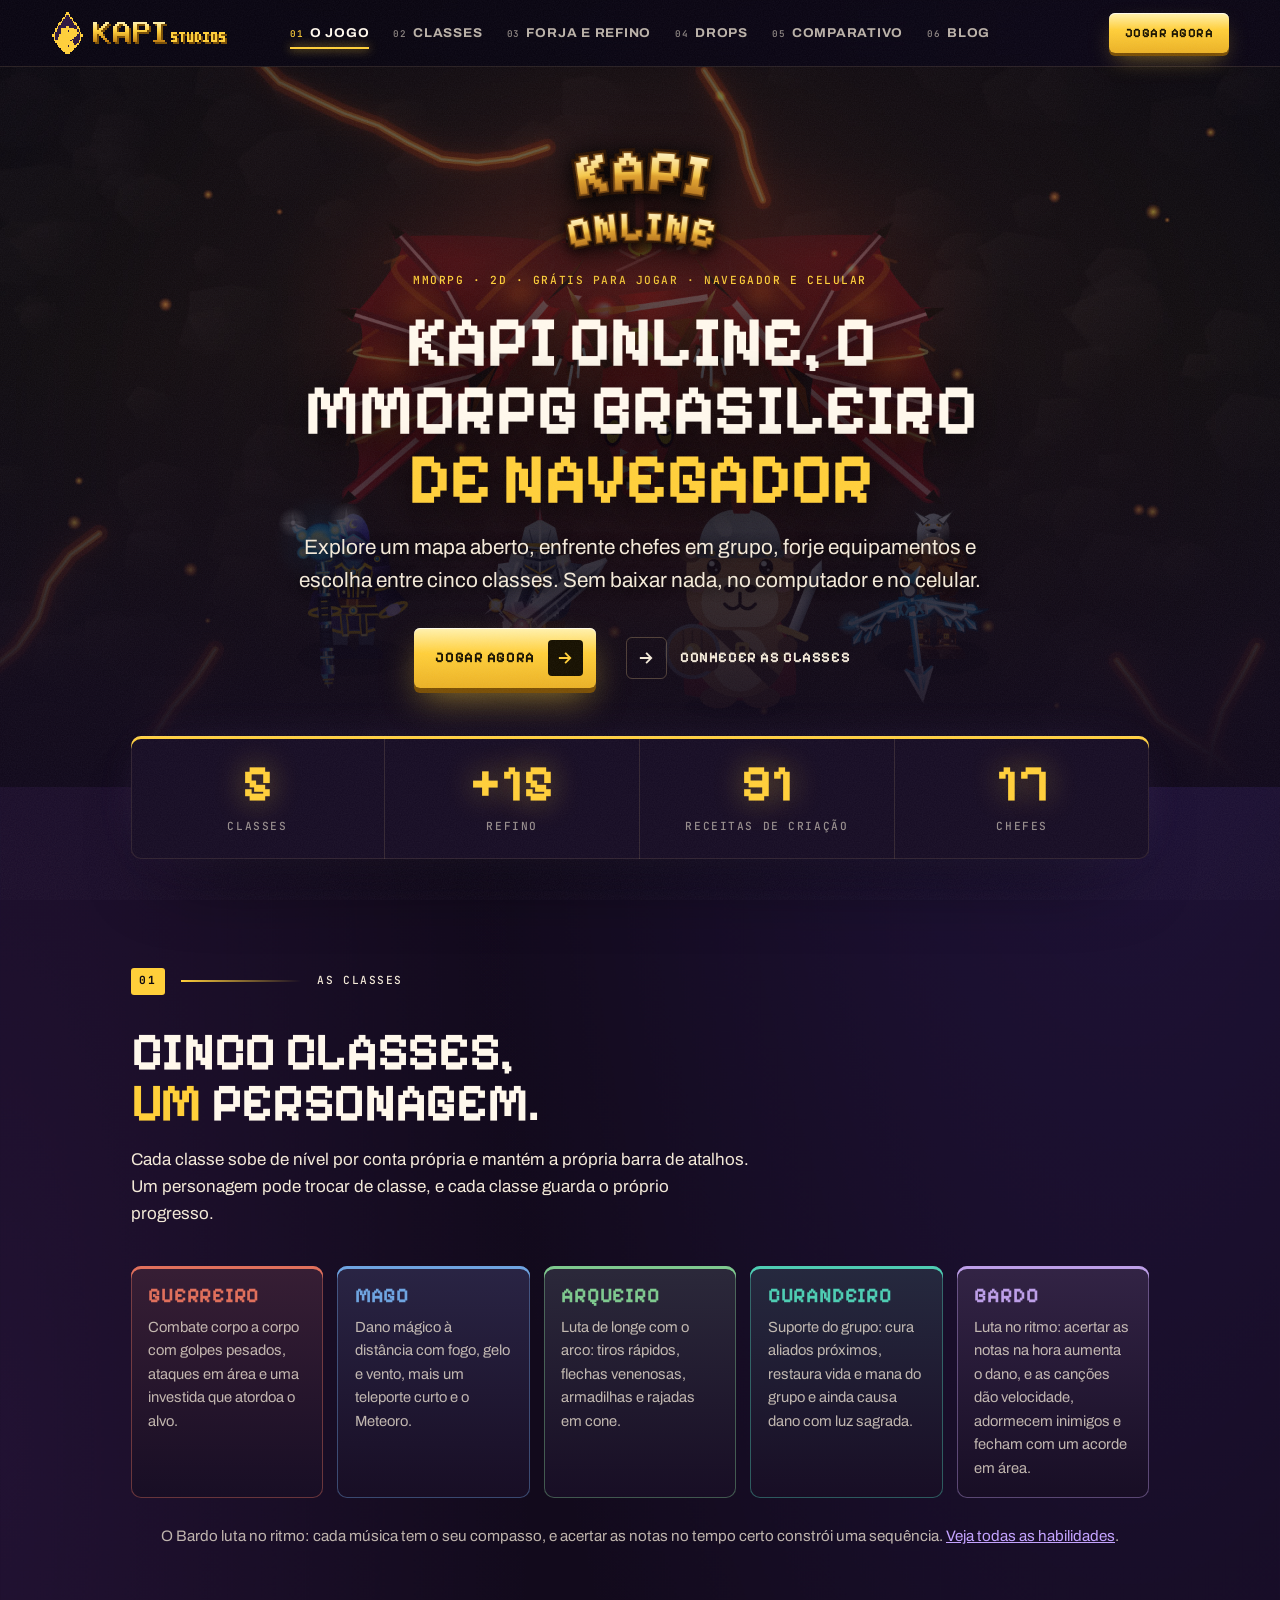
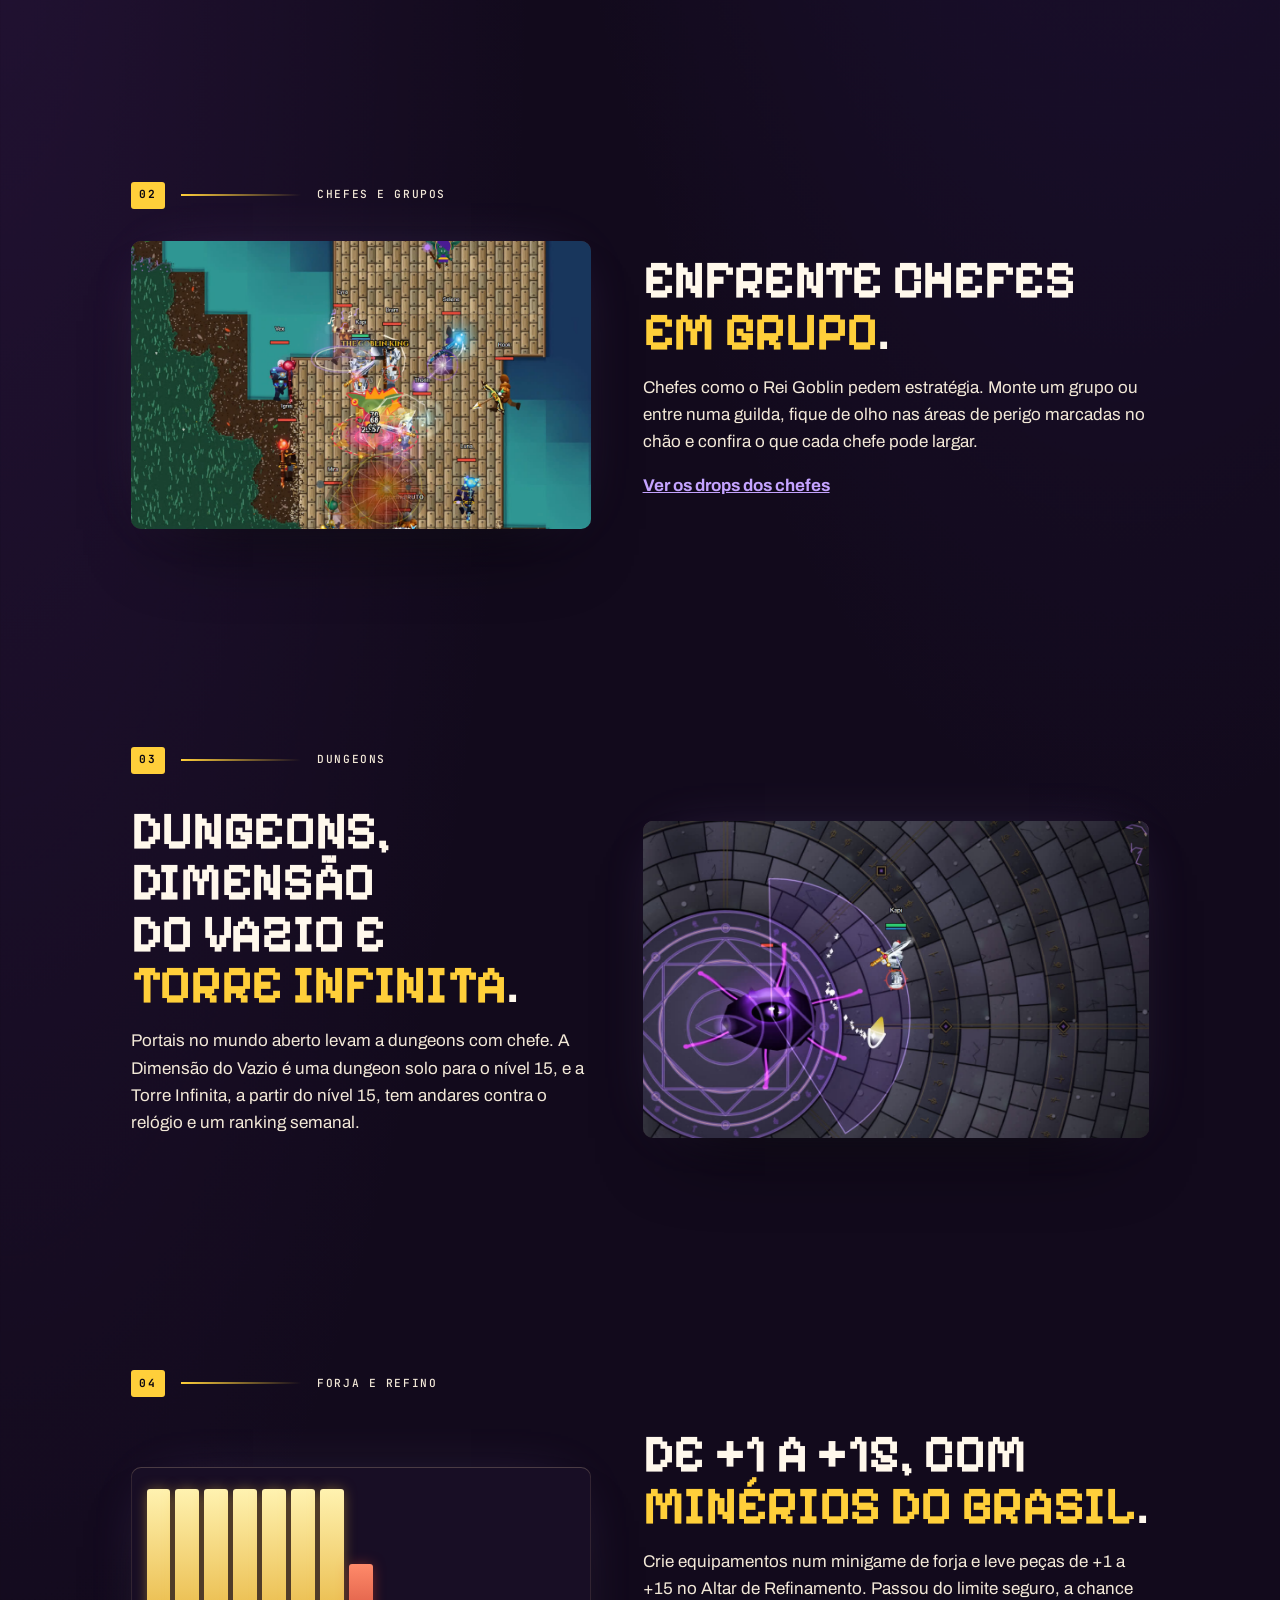
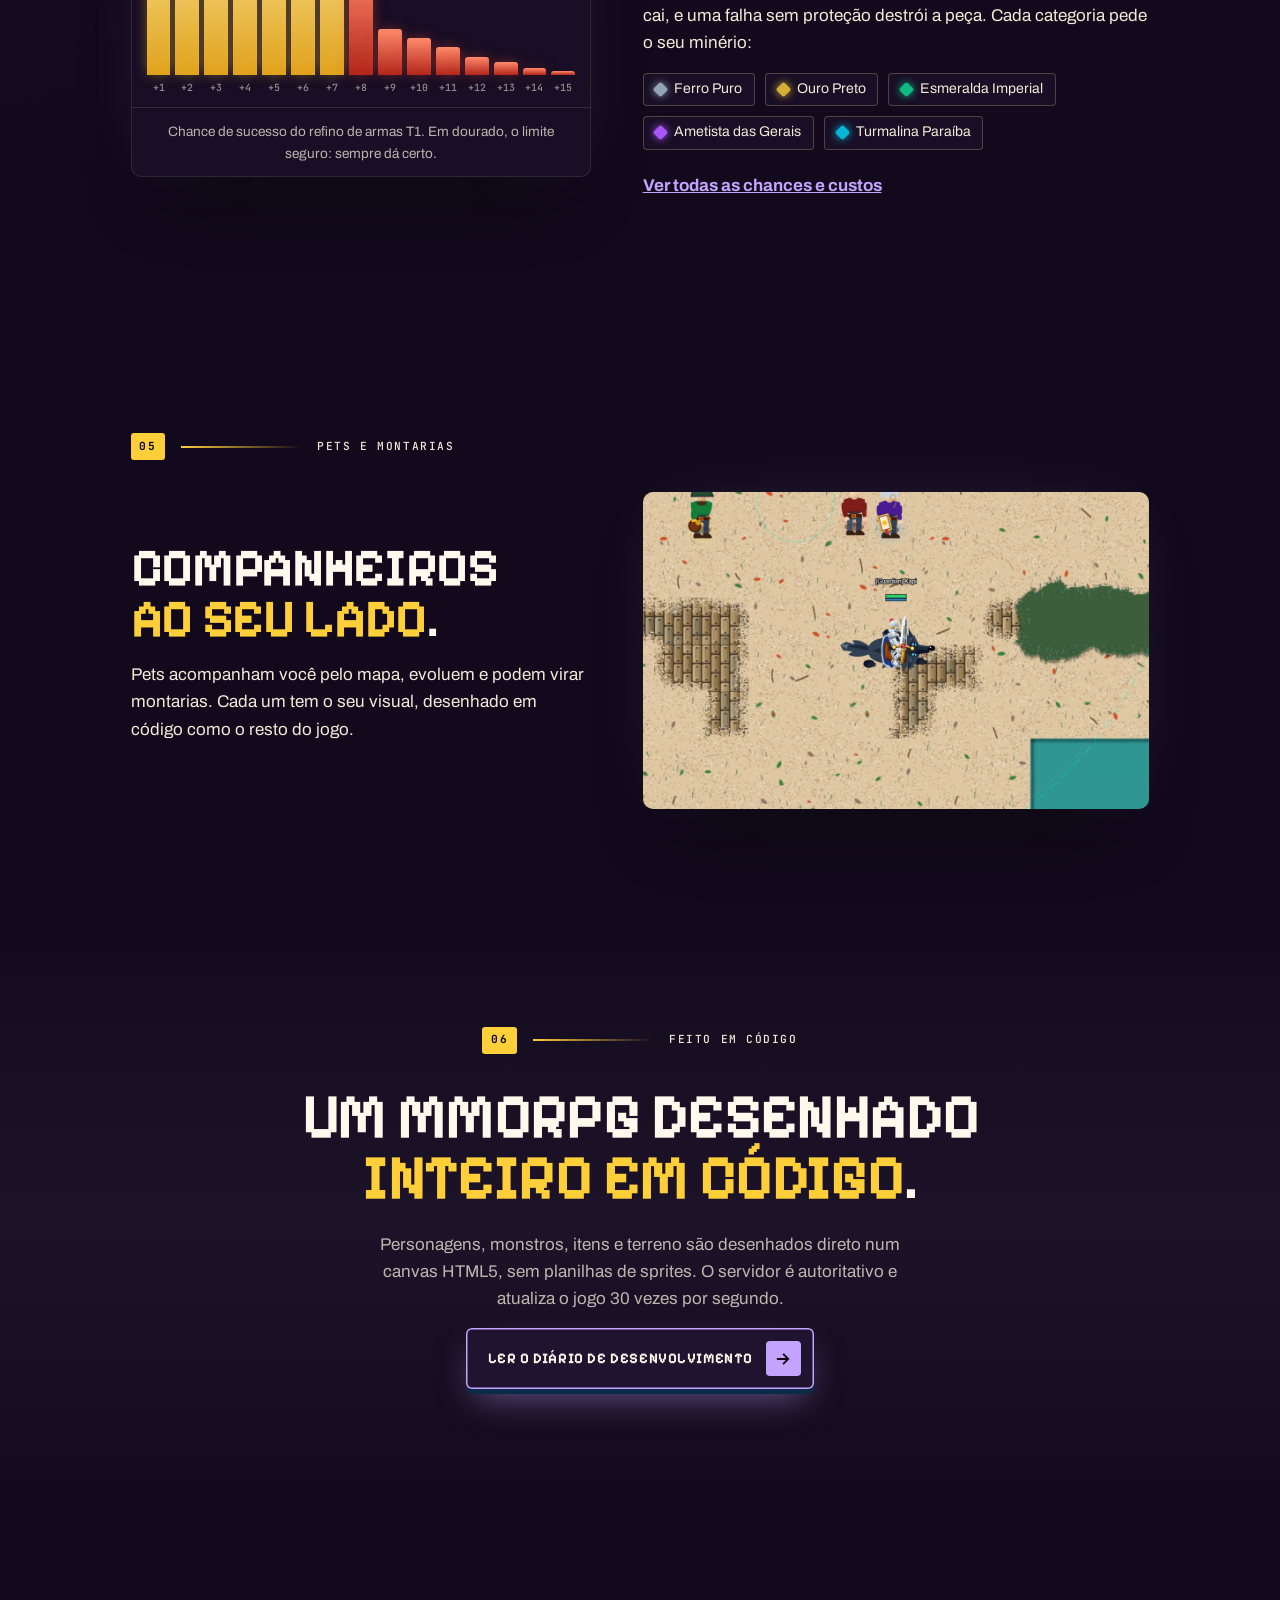
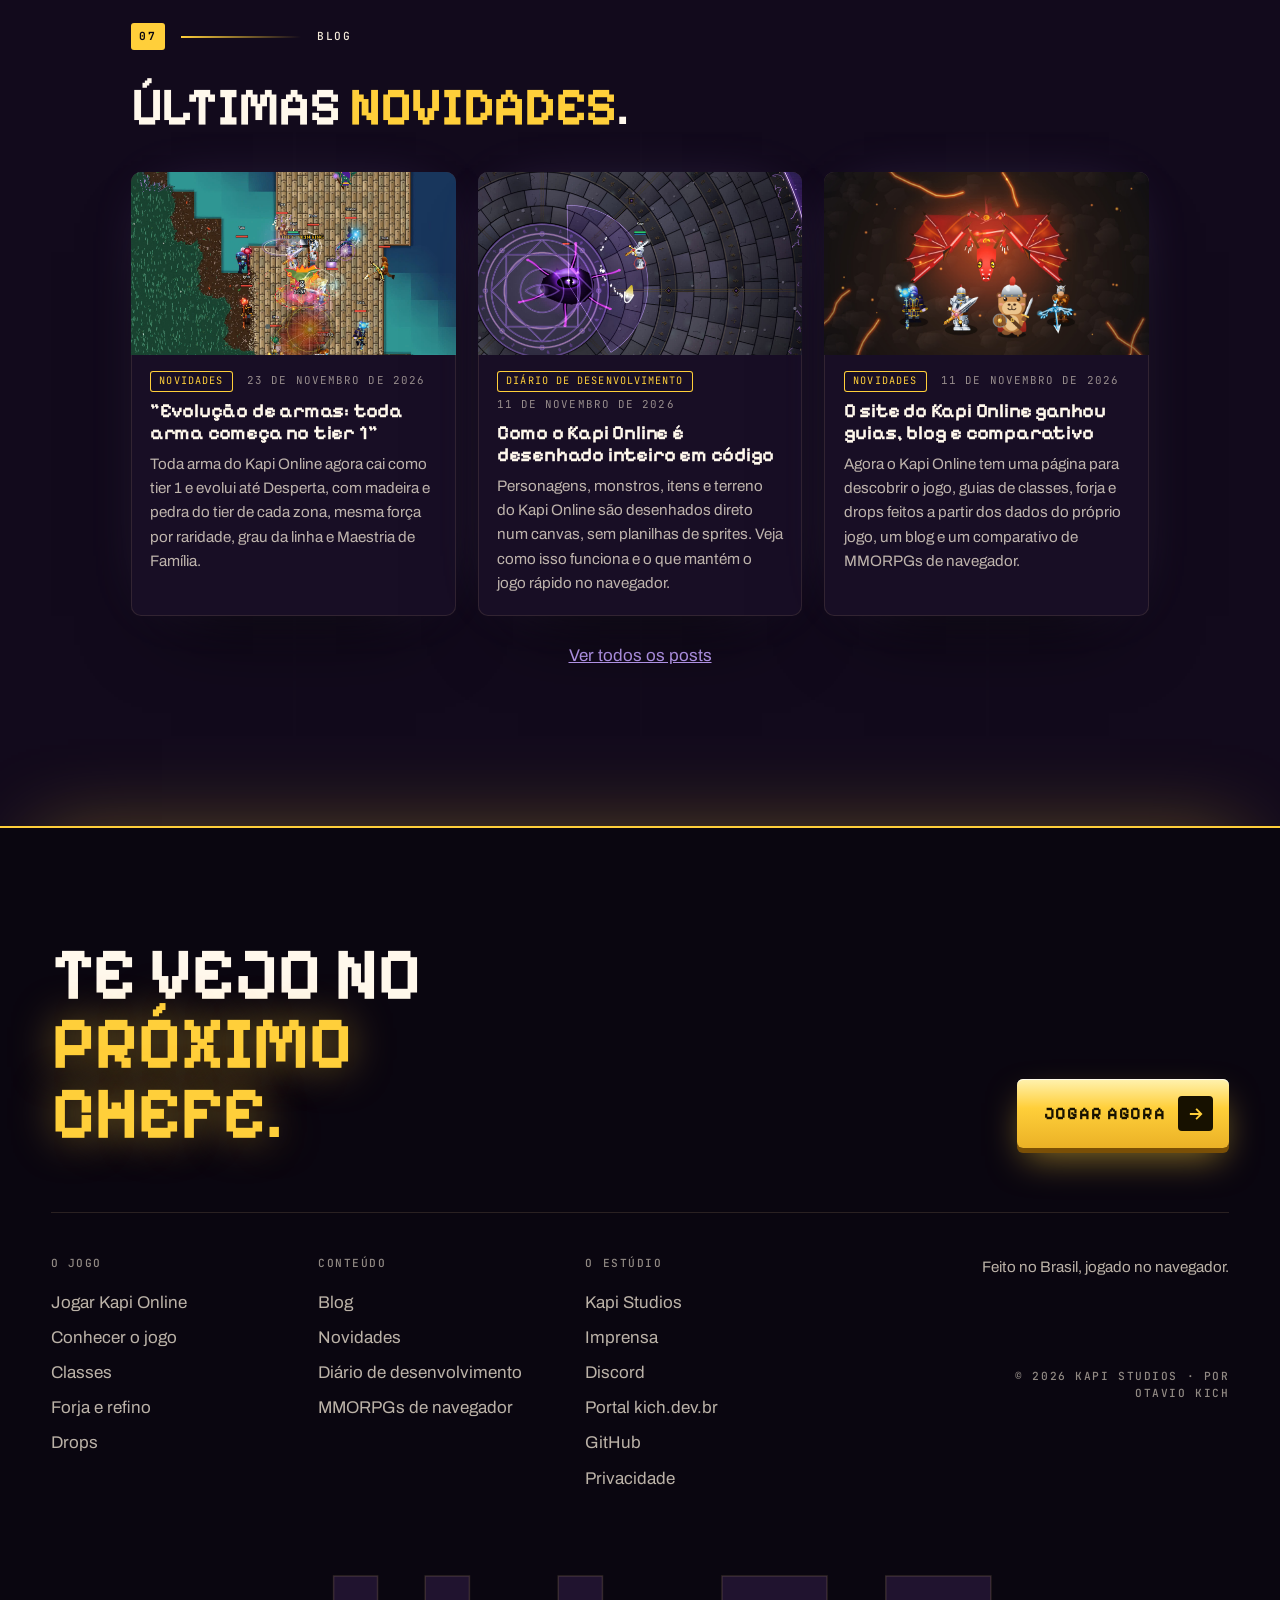
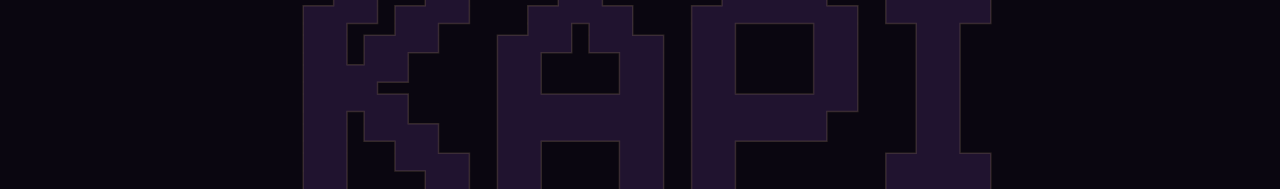
<file: mmorpg/index.html>
<!DOCTYPE html>
<html lang="pt-BR">
<head>
<meta charset="UTF-8">
<meta name="viewport" content="width=device-width, initial-scale=1">
<title>Kapi Online: MMORPG brasileiro de navegador | Kapi Studios</title>
<meta name="description" content="Conheça o Kapi Online: 5 classes, chefes em grupo, dungeons, forja e refino. MMORPG 2D brasileiro grátis, direto no navegador e no celular.">
<meta name="theme-color" content="#120a1c">
<link rel="canonical" href="https://kapistudios.kich.dev.br/mmorpg/">
<meta property="og:type" content="website">
<meta property="og:site_name" content="Kapi Studios">
<meta property="og:locale" content="pt_BR">
<meta property="og:url" content="https://kapistudios.kich.dev.br/mmorpg/">
<meta property="og:title" content="Kapi Online: MMORPG brasileiro de navegador | Kapi Studios">
<meta property="og:description" content="Conheça o Kapi Online: 5 classes, chefes em grupo, dungeons, forja e refino. MMORPG 2D brasileiro grátis, direto no navegador e no celular.">
<meta property="og:image" content="https://kapistudios.kich.dev.br/assets/mmorpg/hero.jpg">
<meta name="twitter:card" content="summary_large_image">
<meta name="twitter:title" content="Kapi Online: MMORPG brasileiro de navegador | Kapi Studios">
<meta name="twitter:description" content="Conheça o Kapi Online: 5 classes, chefes em grupo, dungeons, forja e refino. MMORPG 2D brasileiro grátis, direto no navegador e no celular.">
<meta name="twitter:image" content="https://kapistudios.kich.dev.br/assets/mmorpg/hero.jpg">
<link rel="icon" type="image/svg+xml" href="/assets/favicon.svg">
<link rel="preconnect" href="https://fonts.googleapis.com">
<link rel="preconnect" href="https://fonts.gstatic.com" crossorigin>
<link href="https://fonts.googleapis.com/css2?family=Archivo:wdth,wght@62..125,100..900&family=JetBrains+Mono:wght@400;500;700&family=Pixelify+Sans:wght@400..700&display=swap" rel="stylesheet">
<link rel="stylesheet" href="/assets/site.css?v=e4e88c2c">
<script>document.documentElement.classList.add('js');(function(){try{var K='kapi_acq',M=2592e6,R=/^[a-z0-9][a-z0-9_-]{0,63}$/,now=Date.now(),s=JSON.parse(localStorage.getItem(K)||'null');if(s&&R.test(s.ref)&&now-Number(s.seenAt)<M)return;var q=new URLSearchParams(location.search),r=(q.get('ref')||q.get('utm_source')||'').trim().toLowerCase();if(R.test(r))localStorage.setItem(K,JSON.stringify({ref:r,landing:location.pathname,seenAt:now}))}catch(e){}})();</script>
<script type="application/ld+json">{"@context":"https://schema.org","@type":"BreadcrumbList","itemListElement":[{"@type":"ListItem","position":1,"name":"Kapi Studios","item":"https://kapistudios.kich.dev.br/"},{"@type":"ListItem","position":2,"name":"O jogo","item":"https://kapistudios.kich.dev.br/mmorpg/"}]}</script>

</head>
<body>
<a class="skip-link" href="#conteudo">Pular direto pro conteúdo</a>
<div class="grain" aria-hidden="true"></div>
<header class="site-header" id="site-header">
<a href="/" class="brand" aria-label="Kapi Studios, página inicial"><img src="/assets/kapi-mark.svg" alt="" width="33" height="44" class="brand-mark"><img src="/assets/kapi-wordmark.svg" alt="" width="134" height="22" class="brand-type brand-type-full"><img src="/assets/kapi-wordmark-short.svg" alt="" width="74" height="22" class="brand-type brand-type-short"></a>
<nav class="main-nav" id="main-nav" aria-label="Navegação principal"><a class="nav-link" href="/mmorpg/" aria-current="page"><span class="nav-num">01</span>O jogo</a><a class="nav-link" href="/mmorpg/classes/"><span class="nav-num">02</span>Classes</a><a class="nav-link" href="/mmorpg/forja/"><span class="nav-num">03</span>Forja e refino</a><a class="nav-link" href="/mmorpg/drops/"><span class="nav-num">04</span>Drops</a><a class="nav-link" href="/mmorpg/melhores-mmorpgs-de-navegador/"><span class="nav-num">05</span>Comparativo</a><a class="nav-link" href="/blog/"><span class="nav-num">06</span>Blog</a></nav>
<div class="header-actions">
<a class="btn btn-primary btn-sm" href="https://mmorpg.kich.dev.br/"><span>Jogar agora</span></a>
<button type="button" class="nav-toggle" id="nav-toggle" aria-expanded="false" aria-controls="main-nav" aria-label="Abrir o menu"><span></span><span></span></button>
</div>
</header>
<section class="hero">
<div class="hero-bg" style="background-image:url('/assets/mmorpg/hero.jpg')"></div>
<div class="sparks" aria-hidden="true"><span style="--x:4%;--y:30%;--s:3px;--d:9s;--dl:0.0s;--dx:-45px"></span><span style="--x:57%;--y:59%;--s:4px;--d:14s;--dl:1.9s;--dx:-8px"></span><span style="--x:18%;--y:88%;--s:5px;--d:11s;--dl:3.8s;--dx:29px"></span><span style="--x:71%;--y:57%;--s:3px;--d:16s;--dl:5.7s;--dx:-24px"></span><span style="--x:32%;--y:86%;--s:4px;--d:13s;--dl:7.6s;--dx:13px"></span><span style="--x:85%;--y:55%;--s:5px;--d:10s;--dl:9.5s;--dx:-40px"></span><span style="--x:46%;--y:84%;--s:3px;--d:15s;--dl:1.4s;--dx:-3px"></span><span style="--x:7%;--y:53%;--s:4px;--d:12s;--dl:3.3s;--dx:34px"></span><span style="--x:60%;--y:82%;--s:5px;--d:9s;--dl:5.2s;--dx:-19px"></span><span style="--x:21%;--y:51%;--s:3px;--d:14s;--dl:7.1s;--dx:18px"></span><span style="--x:74%;--y:80%;--s:4px;--d:11s;--dl:9.0s;--dx:-35px"></span><span style="--x:35%;--y:49%;--s:5px;--d:16s;--dl:0.9s;--dx:2px"></span><span style="--x:88%;--y:78%;--s:3px;--d:13s;--dl:2.8s;--dx:39px"></span><span style="--x:49%;--y:47%;--s:4px;--d:10s;--dl:4.7s;--dx:-14px"></span><span style="--x:10%;--y:76%;--s:5px;--d:15s;--dl:6.6s;--dx:23px"></span><span style="--x:63%;--y:45%;--s:3px;--d:12s;--dl:8.5s;--dx:-30px"></span></div>
<div class="hero-in">
<img class="hero-logo" src="/assets/mmorpg/logo.png" alt="" width="200" height="133">
<p class="mono hero-tag">mmorpg &middot; 2d &middot; grátis para jogar &middot; navegador e celular</p>
<h1 class="display-lg">Kapi Online, o MMORPG brasileiro <em>de navegador</em></h1>
<p class="lead">Explore um mapa aberto, enfrente chefes em grupo, forje equipamentos e escolha entre cinco classes. Sem baixar nada, no computador e no celular.</p>
<div class="hero-cta">
<a class="btn btn-primary" href="https://mmorpg.kich.dev.br/"><span>Jogar agora</span><span class="btn-icon"><svg width="18" height="18" viewBox="0 0 24 24" aria-hidden="true"><path d="M5 12h13M13 6l6 6-6 6" fill="none" stroke="currentColor" stroke-width="2.4" stroke-linecap="square" stroke-linejoin="miter"/></svg></span></a>
<a class="btn btn-quiet" href="/mmorpg/classes/"><span class="play-disc"><svg width="18" height="18" viewBox="0 0 24 24" aria-hidden="true"><path d="M5 12h13M13 6l6 6-6 6" fill="none" stroke="currentColor" stroke-width="2.4" stroke-linecap="square" stroke-linejoin="miter"/></svg></span><span>Conhecer as classes</span></a>
</div>
</div>
</section>
<main id="conteudo">
<div class="stats"><ul>
<li><b>5</b><span class="mono">classes</span></li>
<li><b>+15</b><span class="mono">refino</span></li>
<li><b>91</b><span class="mono">receitas de criação</span></li>
<li><b>17</b><span class="mono">chefes</span></li>
</ul></div>

<section class="band" id="classes">
<div class="wrap">
<div class="section-label"><span class="mono">01</span><span class="label-rule"></span><span class="mono">as classes</span></div>
<div class="section-head reveal"><h2 class="display-md">Cinco classes, <em>um</em> personagem.</h2>
<p>Cada classe sobe de nível por conta própria e mantém a própria barra de atalhos. Um personagem pode trocar de classe, e cada classe guarda o próprio progresso.</p></div>
<ul class="cards"><li class="reveal"><a class="class-card" href="/mmorpg/classes/#warrior" style="--c:#e0705c"><h3>Guerreiro</h3><p>Combate corpo a corpo com golpes pesados, ataques em área e uma investida que atordoa o alvo.</p></a></li><li class="reveal"><a class="class-card" href="/mmorpg/classes/#mage" style="--c:#6fa4e0"><h3>Mago</h3><p>Dano mágico à distância com fogo, gelo e vento, mais um teleporte curto e o Meteoro.</p></a></li><li class="reveal"><a class="class-card" href="/mmorpg/classes/#ranger" style="--c:#7fc98f"><h3>Arqueiro</h3><p>Luta de longe com o arco: tiros rápidos, flechas venenosas, armadilhas e rajadas em cone.</p></a></li><li class="reveal"><a class="class-card" href="/mmorpg/classes/#healer" style="--c:#4fcdb3"><h3>Curandeiro</h3><p>Suporte do grupo: cura aliados próximos, restaura vida e mana do grupo e ainda causa dano com luz sagrada.</p></a></li><li class="reveal"><a class="class-card" href="/mmorpg/classes/#bard" style="--c:#bd9fe8"><h3>Bardo</h3><p>Luta no ritmo: acertar as notas na hora aumenta o dano, e as canções dão velocidade, adormecem inimigos e fecham com um acorde em área.</p></a></li></ul>
<p class="note reveal">O Bardo luta no ritmo: cada música tem o seu compasso, e acertar as notas no tempo certo constrói uma sequência. <a href="/mmorpg/classes/">Veja todas as habilidades</a>.</p>
</div>
</section>

<section class="band">
<div class="wrap">
<div class="section-label"><span class="mono">02</span><span class="label-rule"></span><span class="mono">chefes e grupos</span></div>
<div class="feature reveal">
<figure><img src="/assets/mmorpg/raid.jpg" alt="Um grupo de jogadores enfrenta o Rei Goblin numa ponte de madeira" width="1280" height="720" loading="lazy"></figure>
<div><h2 class="display-md">Enfrente chefes <em>em grupo</em>.</h2>
<p>Chefes como o Rei Goblin pedem estratégia. Monte um grupo ou entre numa guilda, fique de olho nas áreas de perigo marcadas no chão e confira o que cada chefe pode largar.</p>
<p><a class="more" href="/mmorpg/drops/">Ver os drops dos chefes</a></p></div>
</div>
</div>
</section>

<section class="band">
<div class="wrap">
<div class="section-label"><span class="mono">03</span><span class="label-rule"></span><span class="mono">dungeons</span></div>
<div class="feature rev reveal">
<figure><img src="/assets/mmorpg/void.jpg" alt="Um guerreiro enfrenta o Terror do Vazio numa arena de runas" width="1280" height="720" loading="lazy"></figure>
<div><h2 class="display-md">Dungeons, Dimensão do Vazio e <em>Torre Infinita</em>.</h2>
<p>Portais no mundo aberto levam a dungeons com chefe. A Dimensão do Vazio é uma dungeon solo para o nível 15, e a Torre Infinita, a partir do nível 15, tem andares contra o relógio e um ranking semanal.</p></div>
</div>
</div>
</section>

<section class="band">
<div class="wrap">
<div class="section-label"><span class="mono">04</span><span class="label-rule"></span><span class="mono">forja e refino</span></div>
<div class="feature reveal">
<figure class="plate"><div class="ladder" role="img" aria-label="Chance de sucesso do refino de armas T1, de +1 a +15"><div class="bar" title="+1: 100%"><i style="--p:1.00"></i><b>+1</b></div><div class="bar" title="+2: 100%"><i style="--p:1.00"></i><b>+2</b></div><div class="bar" title="+3: 100%"><i style="--p:1.00"></i><b>+3</b></div><div class="bar" title="+4: 100%"><i style="--p:1.00"></i><b>+4</b></div><div class="bar" title="+5: 100%"><i style="--p:1.00"></i><b>+5</b></div><div class="bar" title="+6: 100%"><i style="--p:1.00"></i><b>+6</b></div><div class="bar" title="+7: 100%"><i style="--p:1.00"></i><b>+7</b></div><div class="bar risk" title="+8: 60%"><i style="--p:0.60"></i><b>+8</b></div><div class="bar risk" title="+9: 25%"><i style="--p:0.25"></i><b>+9</b></div><div class="bar risk" title="+10: 20%"><i style="--p:0.20"></i><b>+10</b></div><div class="bar risk" title="+11: 15%"><i style="--p:0.15"></i><b>+11</b></div><div class="bar risk" title="+12: 10%"><i style="--p:0.10"></i><b>+12</b></div><div class="bar risk" title="+13: 7%"><i style="--p:0.07"></i><b>+13</b></div><div class="bar risk" title="+14: 4%"><i style="--p:0.04"></i><b>+14</b></div><div class="bar risk" title="+15: 2%"><i style="--p:0.02"></i><b>+15</b></div></div>
<p class="ladder-cap">Chance de sucesso do refino de armas T1. Em dourado, o limite seguro: sempre dá certo.</p></figure>
<div><h2 class="display-md">De +1 a +15, com <em>minérios do Brasil</em>.</h2>
<p>Crie equipamentos num minigame de forja e leve peças de +1 a +15 no Altar de Refinamento. Passou do limite seguro, a chance cai, e uma falha sem proteção destrói a peça. Cada categoria pede o seu minério:</p>
<ul class="ores"><li class="ore" style="--c:#94a3b8"><i></i>Ferro Puro</li><li class="ore" style="--c:#d4af37"><i></i>Ouro Preto</li><li class="ore" style="--c:#10b981"><i></i>Esmeralda Imperial</li><li class="ore" style="--c:#a855f7"><i></i>Ametista das Gerais</li><li class="ore" style="--c:#06b6d4"><i></i>Turmalina Paraíba</li></ul>
<p><a class="more" href="/mmorpg/forja/">Ver todas as chances e custos</a></p></div>
</div>
</div>
</section>

<section class="band">
<div class="wrap">
<div class="section-label"><span class="mono">05</span><span class="label-rule"></span><span class="mono">pets e montarias</span></div>
<div class="feature rev reveal">
<figure><img src="/assets/mmorpg/mount.jpg" alt="Um cavaleiro montado num lobo atravessa o deserto" width="1280" height="720" loading="lazy"></figure>
<div><h2 class="display-md">Companheiros <em>ao seu lado</em>.</h2>
<p>Pets acompanham você pelo mapa, evoluem e podem virar montarias. Cada um tem o seu visual, desenhado em código como o resto do jogo.</p></div>
</div>
</div>
</section>

<section class="band manifesto-band">
<div class="wrap narrow reveal">
<div class="section-label"><span class="mono">06</span><span class="label-rule"></span><span class="mono">feito em código</span></div>
<p class="manifesto">Um MMORPG desenhado <em>inteiro em código</em>.</p>
<p>Personagens, monstros, itens e terreno são desenhados direto num canvas HTML5, sem planilhas de sprites. O servidor é autoritativo e atualiza o jogo 30 vezes por segundo.</p>
<p><a class="btn btn-ink" href="/blog/como-o-kapi-online-e-desenhado-em-codigo/"><span>Ler o diário de desenvolvimento</span><span class="btn-icon"><svg width="18" height="18" viewBox="0 0 24 24" aria-hidden="true"><path d="M5 12h13M13 6l6 6-6 6" fill="none" stroke="currentColor" stroke-width="2.4" stroke-linecap="square" stroke-linejoin="miter"/></svg></span></a></p>
</div>
</section>

<section class="band">
<div class="wrap">
<div class="section-label"><span class="mono">07</span><span class="label-rule"></span><span class="mono">blog</span></div>
<div class="section-head reveal"><h2 class="display-md">Últimas <em>novidades</em>.</h2></div>
<ul class="posts"><li class="reveal"><article class="post-card"><img src="/assets/mmorpg/raid.jpg" alt="Um grupo de aventureiros do Kapi Online enfrenta um chefe com suas armas" loading="lazy"><div class="body"><div class="meta"><span class="chip">Novidades</span><time datetime="2026-11-23">23 de novembro de 2026</time></div><h3><a href="/blog/evolucao-de-armas-tier-1/">&quot;Evolução de armas: toda arma começa no tier 1&quot;</a></h3><p>Toda arma do Kapi Online agora cai como tier 1 e evolui até Desperta, com madeira e pedra do tier de cada zona, mesma força por raridade, grau da linha e Maestria de Família.</p></div></article></li><li class="reveal"><article class="post-card"><img src="/assets/mmorpg/void.jpg" alt="Um guerreiro enfrenta o Terror do Vazio numa arena de runas desenhada em código" loading="lazy"><div class="body"><div class="meta"><span class="chip">Diário de desenvolvimento</span><time datetime="2026-11-11">11 de novembro de 2026</time></div><h3><a href="/blog/como-o-kapi-online-e-desenhado-em-codigo/">Como o Kapi Online é desenhado inteiro em código</a></h3><p>Personagens, monstros, itens e terreno do Kapi Online são desenhados direto num canvas, sem planilhas de sprites. Veja como isso funciona e o que mantém o jogo rápido no navegador.</p></div></article></li><li class="reveal"><article class="post-card"><img src="/assets/mmorpg/hero.jpg" alt="Personagens das classes do Kapi Online diante de um dragão vermelho" loading="lazy"><div class="body"><div class="meta"><span class="chip">Novidades</span><time datetime="2026-11-11">11 de novembro de 2026</time></div><h3><a href="/blog/site-novo-guias-blog-comparativo/">O site do Kapi Online ganhou guias, blog e comparativo</a></h3><p>Agora o Kapi Online tem uma página para descobrir o jogo, guias de classes, forja e drops feitos a partir dos dados do próprio jogo, um blog e um comparativo de MMORPGs de navegador.</p></div></article></li></ul>
<p class="more-row"><a href="/blog/">Ver todos os posts</a></p>
</div>
</section>
</main>
<footer class="site-footer">
<div class="footer-top">
<p class="footer-invite">Te vejo no <em>próximo chefe.</em></p>
<a class="btn btn-primary footer-play" href="https://mmorpg.kich.dev.br/"><span>Jogar agora</span><span class="btn-icon"><svg width="18" height="18" viewBox="0 0 24 24" aria-hidden="true"><path d="M5 12h13M13 6l6 6-6 6" fill="none" stroke="currentColor" stroke-width="2.4" stroke-linecap="square" stroke-linejoin="miter"/></svg></span></a>
</div>
<div class="footer-cols">
<div class="footer-col"><p class="mono">o jogo</p><ul>
<li><a href="https://mmorpg.kich.dev.br/">Jogar Kapi Online</a></li>
<li><a href="/mmorpg/">Conhecer o jogo</a></li>
<li><a href="/mmorpg/classes/">Classes</a></li>
<li><a href="/mmorpg/forja/">Forja e refino</a></li>
<li><a href="/mmorpg/drops/">Drops</a></li>
</ul></div>
<div class="footer-col"><p class="mono">conteúdo</p><ul>
<li><a href="/blog/">Blog</a></li>
<li><a href="/blog/categoria/novidades/">Novidades</a></li>
<li><a href="/blog/categoria/diario-de-desenvolvimento/">Diário de desenvolvimento</a></li>
<li><a href="/mmorpg/melhores-mmorpgs-de-navegador/">MMORPGs de navegador</a></li>
</ul></div>
<div class="footer-col"><p class="mono">o estúdio</p><ul>
<li><a href="/">Kapi Studios</a></li>
<li><a href="/imprensa/">Imprensa</a></li>
<li><a href="https://discord.gg/JKZxhSctuv" rel="noopener noreferrer">Discord</a></li>
<li><a href="https://kich.dev.br" rel="noopener noreferrer">Portal kich.dev.br</a></li>
<li><a href="https://github.com/tavmata" rel="noopener noreferrer">GitHub</a></li>
<li><a href="https://mmorpg.kich.dev.br/privacy">Privacidade</a></li>
</ul></div>
<p class="footer-note">Feito no Brasil, jogado no navegador. <span class="mono">&copy; 2026 Kapi Studios &middot; por Otavio Kich</span></p>
</div>
<p class="footer-wordmark" aria-hidden="true"><span>K</span><span>a</span><span>p</span><span>i</span></p>
</footer>
<script>(function(){var t=document.getElementById('nav-toggle'),n=document.getElementById('main-nav');if(t&&n){t.addEventListener('click',function(){var o=n.classList.toggle('is-open');t.setAttribute('aria-expanded',o?'true':'false')})}var els=document.querySelectorAll('.reveal');if(!('IntersectionObserver' in window)){els.forEach(function(e){e.classList.add('in')});return}var io=new IntersectionObserver(function(es){es.forEach(function(x){if(x.isIntersecting){x.target.classList.add('in');io.unobserve(x.target)}})},{threshold:.12});els.forEach(function(e){io.observe(e)})})()</script>
</body>
</html>
</file>
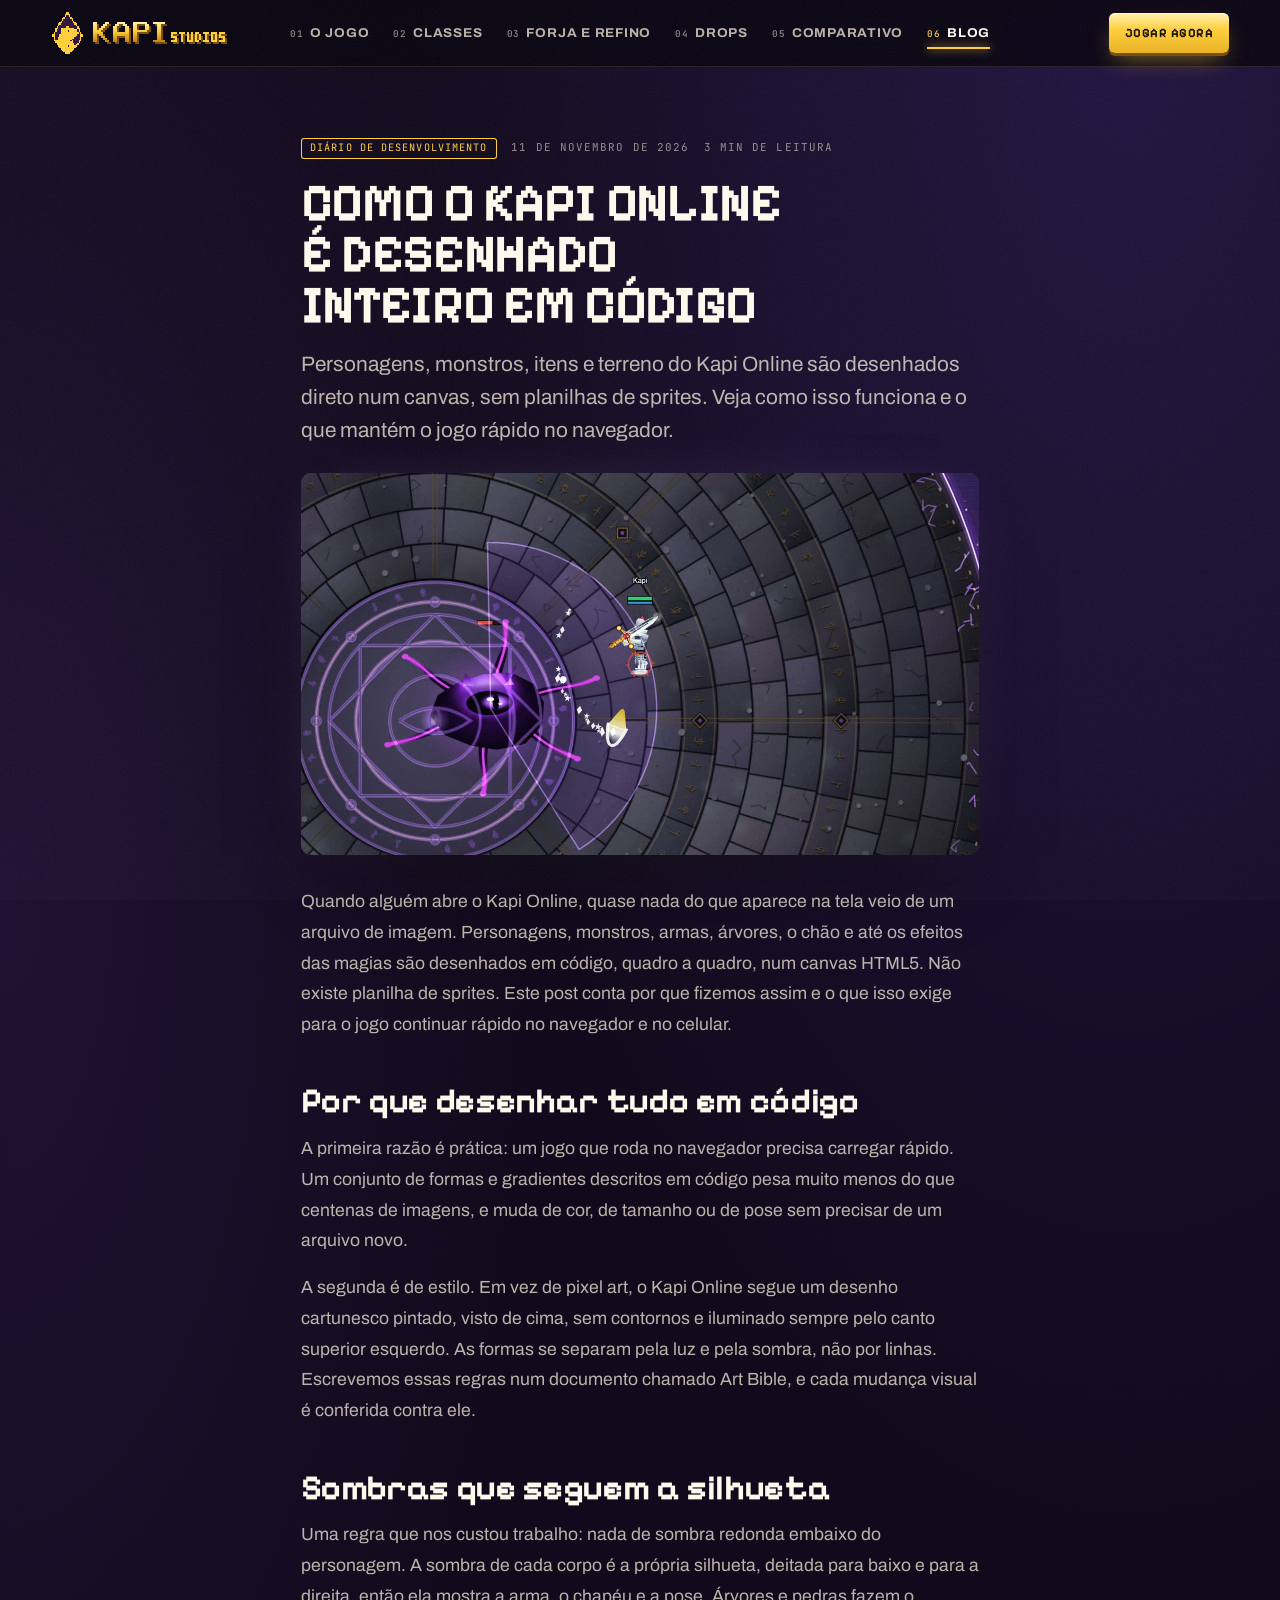
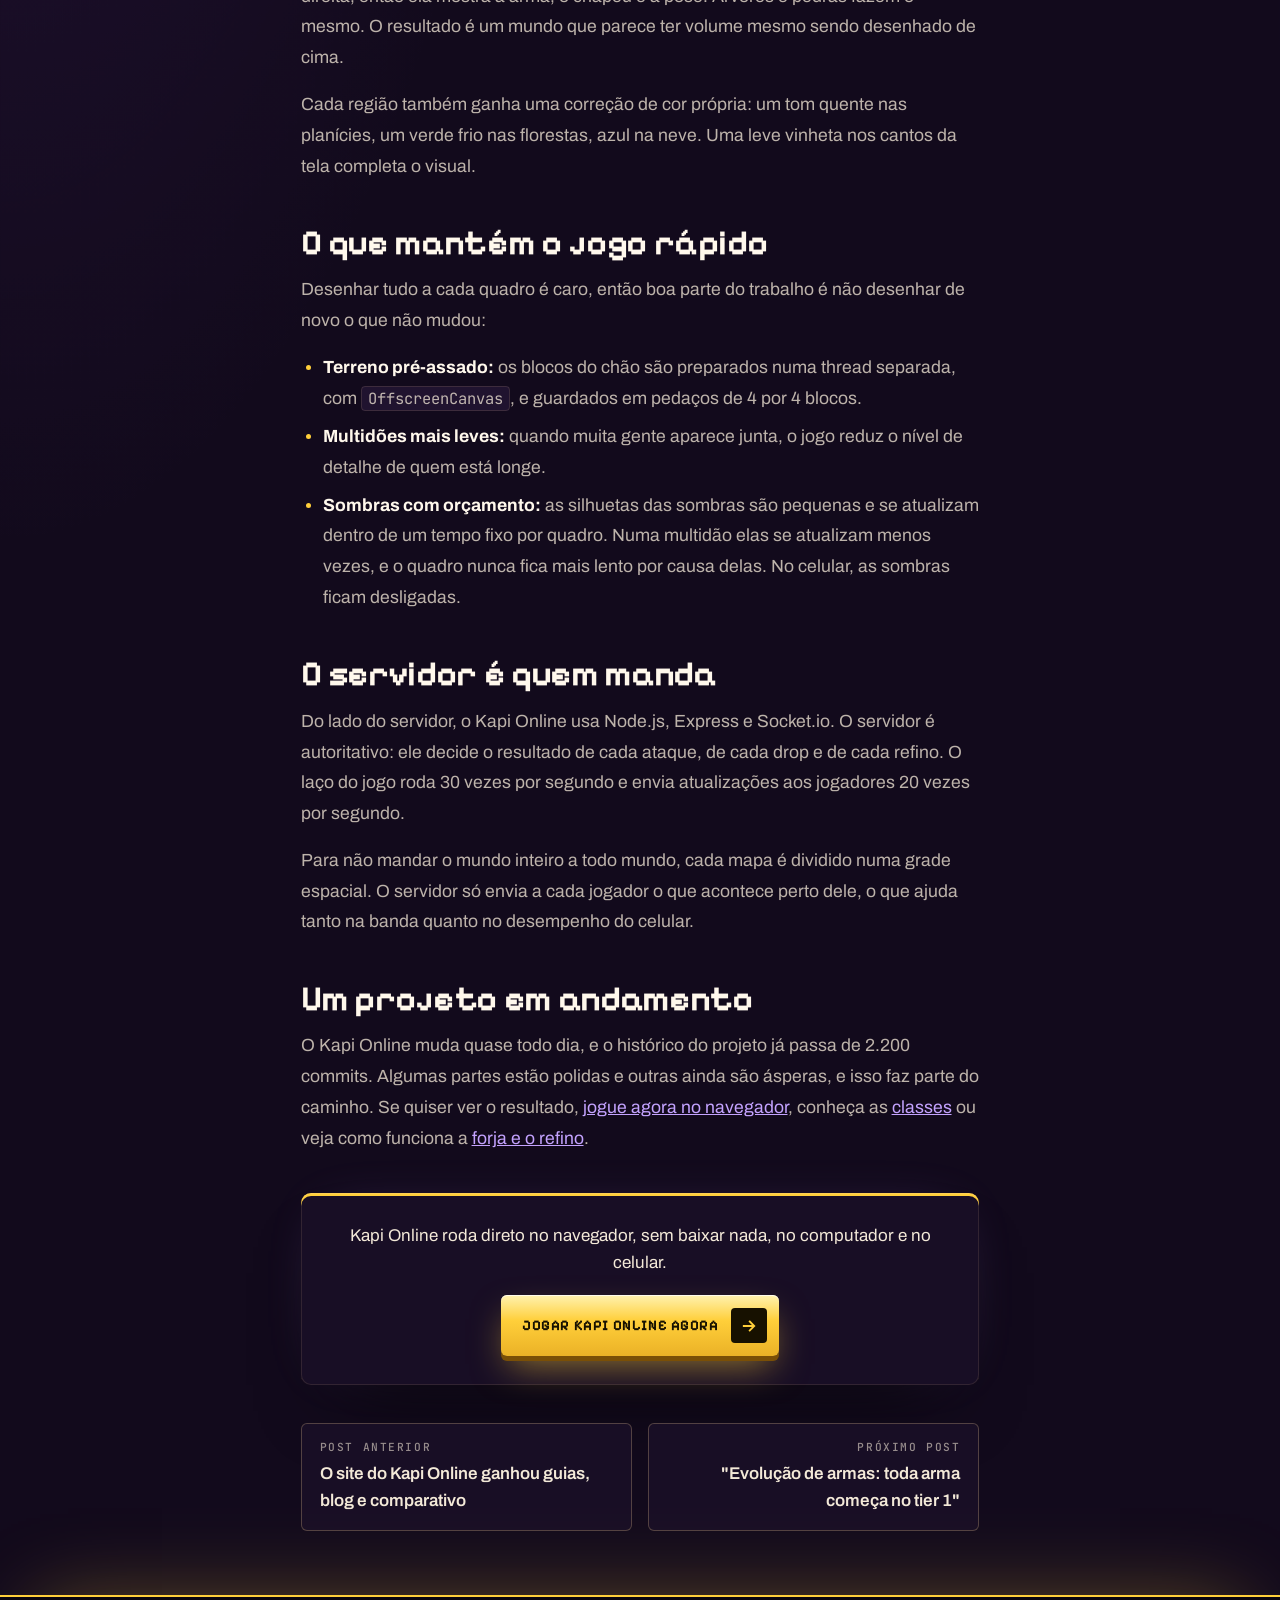
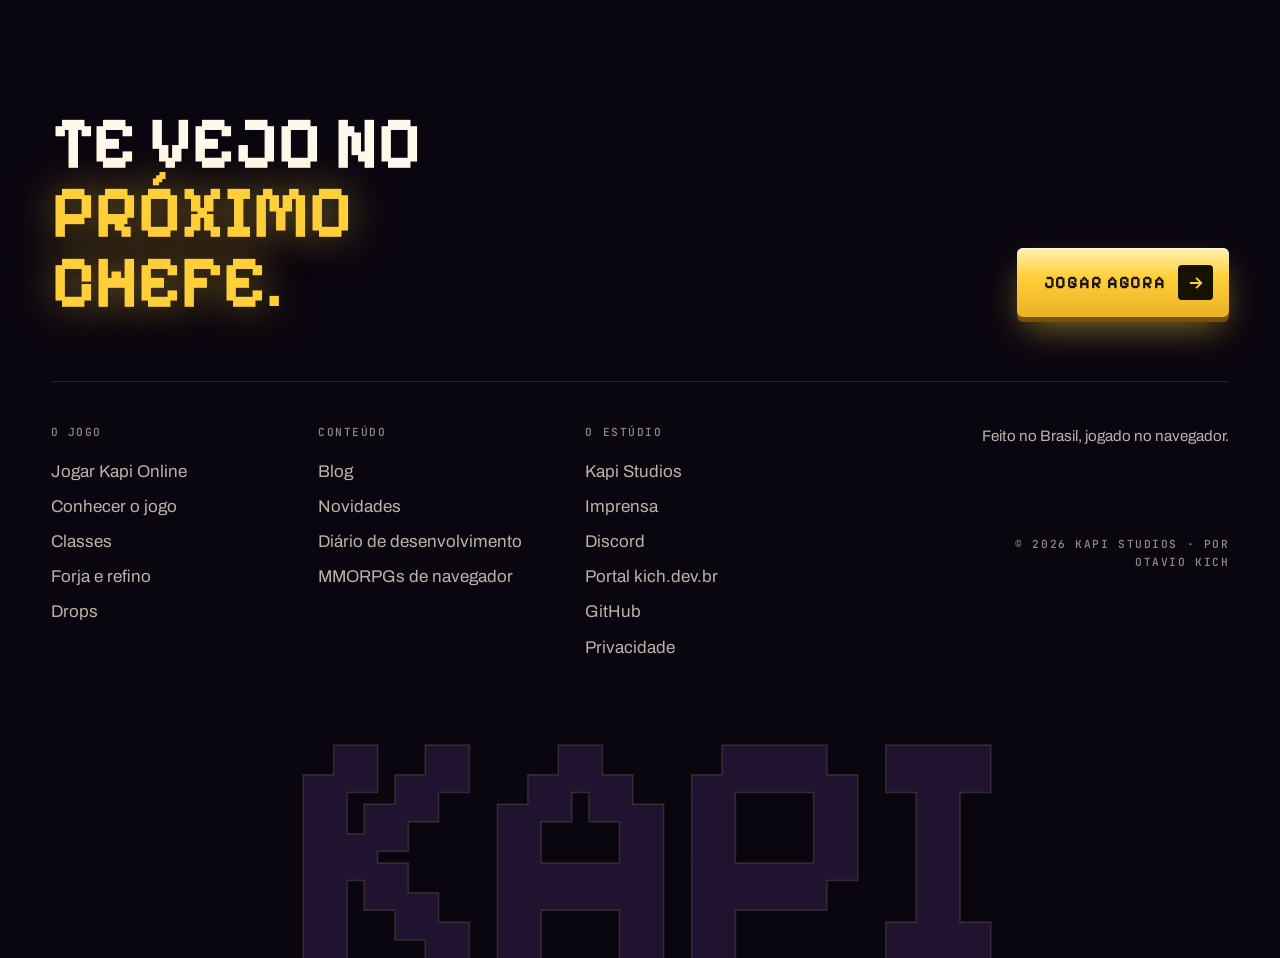
<file: blog/como-o-kapi-online-e-desenhado-em-codigo/index.html>
<!DOCTYPE html>
<html lang="pt-BR">
<head>
<meta charset="UTF-8">
<meta name="viewport" content="width=device-width, initial-scale=1">
<title>Como o Kapi Online é desenhado inteiro em código</title>
<meta name="description" content="Personagens, monstros, itens e terreno do Kapi Online são desenhados direto num canvas, sem planilhas de sprites. Veja como isso funciona e o que mantém o jogo rápido no navegador.">
<meta name="theme-color" content="#120a1c">
<link rel="canonical" href="https://kapistudios.kich.dev.br/blog/como-o-kapi-online-e-desenhado-em-codigo/">
<meta property="og:type" content="article">
<meta property="og:site_name" content="Kapi Studios">
<meta property="og:locale" content="pt_BR">
<meta property="og:url" content="https://kapistudios.kich.dev.br/blog/como-o-kapi-online-e-desenhado-em-codigo/">
<meta property="og:title" content="Como o Kapi Online é desenhado inteiro em código">
<meta property="og:description" content="Personagens, monstros, itens e terreno do Kapi Online são desenhados direto num canvas, sem planilhas de sprites. Veja como isso funciona e o que mantém o jogo rápido no navegador.">
<meta property="og:image" content="https://kapistudios.kich.dev.br/assets/mmorpg/void.jpg">
<meta property="article:published_time" content="2026-11-11">
<meta name="twitter:card" content="summary_large_image">
<meta name="twitter:title" content="Como o Kapi Online é desenhado inteiro em código">
<meta name="twitter:description" content="Personagens, monstros, itens e terreno do Kapi Online são desenhados direto num canvas, sem planilhas de sprites. Veja como isso funciona e o que mantém o jogo rápido no navegador.">
<meta name="twitter:image" content="https://kapistudios.kich.dev.br/assets/mmorpg/void.jpg">
<link rel="icon" type="image/svg+xml" href="/assets/favicon.svg">
<link rel="preconnect" href="https://fonts.googleapis.com">
<link rel="preconnect" href="https://fonts.gstatic.com" crossorigin>
<link href="https://fonts.googleapis.com/css2?family=Archivo:wdth,wght@62..125,100..900&family=JetBrains+Mono:wght@400;500;700&family=Pixelify+Sans:wght@400..700&display=swap" rel="stylesheet">
<link rel="stylesheet" href="/assets/site.css?v=e4e88c2c">
<script>document.documentElement.classList.add('js');(function(){try{var K='kapi_acq',M=2592e6,R=/^[a-z0-9][a-z0-9_-]{0,63}$/,now=Date.now(),s=JSON.parse(localStorage.getItem(K)||'null');if(s&&R.test(s.ref)&&now-Number(s.seenAt)<M)return;var q=new URLSearchParams(location.search),r=(q.get('ref')||q.get('utm_source')||'').trim().toLowerCase();if(R.test(r))localStorage.setItem(K,JSON.stringify({ref:r,landing:location.pathname,seenAt:now}))}catch(e){}})();</script>
<script type="application/ld+json">{"@context":"https://schema.org","@type":"BreadcrumbList","itemListElement":[{"@type":"ListItem","position":1,"name":"Kapi Studios","item":"https://kapistudios.kich.dev.br/"},{"@type":"ListItem","position":2,"name":"Blog","item":"https://kapistudios.kich.dev.br/blog/"},{"@type":"ListItem","position":3,"name":"Como o Kapi Online é desenhado inteiro em código","item":"https://kapistudios.kich.dev.br/blog/como-o-kapi-online-e-desenhado-em-codigo/"}]}</script>
<script type="application/ld+json">{"@context":"https://schema.org","@type":"BlogPosting","headline":"Como o Kapi Online é desenhado inteiro em código","description":"Personagens, monstros, itens e terreno do Kapi Online são desenhados direto num canvas, sem planilhas de sprites. Veja como isso funciona e o que mantém o jogo rápido no navegador.","image":"https://kapistudios.kich.dev.br/assets/mmorpg/void.jpg","datePublished":"2026-11-11","dateModified":"2026-11-11","inLanguage":"pt-BR","author":{"@type":"Organization","name":"Kapi Studios","url":"https://kapistudios.kich.dev.br/"},"publisher":{"@type":"Organization","name":"Kapi Studios","url":"https://kapistudios.kich.dev.br/"},"mainEntityOfPage":"https://kapistudios.kich.dev.br/blog/como-o-kapi-online-e-desenhado-em-codigo/"}</script>
</head>
<body>
<a class="skip-link" href="#conteudo">Pular direto pro conteúdo</a>
<div class="grain" aria-hidden="true"></div>
<header class="site-header" id="site-header">
<a href="/" class="brand" aria-label="Kapi Studios, página inicial"><img src="/assets/kapi-mark.svg" alt="" width="33" height="44" class="brand-mark"><img src="/assets/kapi-wordmark.svg" alt="" width="134" height="22" class="brand-type brand-type-full"><img src="/assets/kapi-wordmark-short.svg" alt="" width="74" height="22" class="brand-type brand-type-short"></a>
<nav class="main-nav" id="main-nav" aria-label="Navegação principal"><a class="nav-link" href="/mmorpg/"><span class="nav-num">01</span>O jogo</a><a class="nav-link" href="/mmorpg/classes/"><span class="nav-num">02</span>Classes</a><a class="nav-link" href="/mmorpg/forja/"><span class="nav-num">03</span>Forja e refino</a><a class="nav-link" href="/mmorpg/drops/"><span class="nav-num">04</span>Drops</a><a class="nav-link" href="/mmorpg/melhores-mmorpgs-de-navegador/"><span class="nav-num">05</span>Comparativo</a><a class="nav-link" href="/blog/" aria-current="page"><span class="nav-num">06</span>Blog</a></nav>
<div class="header-actions">
<a class="btn btn-primary btn-sm" href="https://mmorpg.kich.dev.br/"><span>Jogar agora</span></a>
<button type="button" class="nav-toggle" id="nav-toggle" aria-expanded="false" aria-controls="main-nav" aria-label="Abrir o menu"><span></span><span></span></button>
</div>
</header>
<main id="conteudo"><article class="article">
<div class="meta"><a class="chip" href="/blog/categoria/diario-de-desenvolvimento/">Diário de desenvolvimento</a><time datetime="2026-11-11">11 de novembro de 2026</time><span>3 min de leitura</span></div>
<h1 class="display-md">Como o Kapi Online é desenhado inteiro em código</h1>
<p class="lead">Personagens, monstros, itens e terreno do Kapi Online são desenhados direto num canvas, sem planilhas de sprites. Veja como isso funciona e o que mantém o jogo rápido no navegador.</p>
<img class="cover" src="/assets/mmorpg/void.jpg" alt="Um guerreiro enfrenta o Terror do Vazio numa arena de runas desenhada em código">
<div class="prose">
<p>Quando alguém abre o Kapi Online, quase nada do que aparece na tela veio de um arquivo de imagem. Personagens, monstros, armas, árvores, o chão e até os efeitos das magias são desenhados em código, quadro a quadro, num canvas HTML5. Não existe planilha de sprites. Este post conta por que fizemos assim e o que isso exige para o jogo continuar rápido no navegador e no celular.</p>
<h2>Por que desenhar tudo em código</h2>
<p>A primeira razão é prática: um jogo que roda no navegador precisa carregar rápido. Um conjunto de formas e gradientes descritos em código pesa muito menos do que centenas de imagens, e muda de cor, de tamanho ou de pose sem precisar de um arquivo novo.</p>
<p>A segunda é de estilo. Em vez de pixel art, o Kapi Online segue um desenho cartunesco pintado, visto de cima, sem contornos e iluminado sempre pelo canto superior esquerdo. As formas se separam pela luz e pela sombra, não por linhas. Escrevemos essas regras num documento chamado Art Bible, e cada mudança visual é conferida contra ele.</p>
<h2>Sombras que seguem a silhueta</h2>
<p>Uma regra que nos custou trabalho: nada de sombra redonda embaixo do personagem. A sombra de cada corpo é a própria silhueta, deitada para baixo e para a direita, então ela mostra a arma, o chapéu e a pose. Árvores e pedras fazem o mesmo. O resultado é um mundo que parece ter volume mesmo sendo desenhado de cima.</p>
<p>Cada região também ganha uma correção de cor própria: um tom quente nas planícies, um verde frio nas florestas, azul na neve. Uma leve vinheta nos cantos da tela completa o visual.</p>
<h2>O que mantém o jogo rápido</h2>
<p>Desenhar tudo a cada quadro é caro, então boa parte do trabalho é não desenhar de novo o que não mudou:</p>
<ul><li><strong>Terreno pré-assado:</strong> os blocos do chão são preparados numa thread separada, com <code>OffscreenCanvas</code>, e guardados em pedaços de 4 por 4 blocos.</li><li><strong>Multidões mais leves:</strong> quando muita gente aparece junta, o jogo reduz o nível de detalhe de quem está longe.</li><li><strong>Sombras com orçamento:</strong> as silhuetas das sombras são pequenas e se atualizam dentro de um tempo fixo por quadro. Numa multidão elas se atualizam menos vezes, e o quadro nunca fica mais lento por causa delas. No celular, as sombras ficam desligadas.</li></ul>
<h2>O servidor é quem manda</h2>
<p>Do lado do servidor, o Kapi Online usa Node.js, Express e Socket.io. O servidor é autoritativo: ele decide o resultado de cada ataque, de cada drop e de cada refino. O laço do jogo roda 30 vezes por segundo e envia atualizações aos jogadores 20 vezes por segundo.</p>
<p>Para não mandar o mundo inteiro a todo mundo, cada mapa é dividido numa grade espacial. O servidor só envia a cada jogador o que acontece perto dele, o que ajuda tanto na banda quanto no desempenho do celular.</p>
<h2>Um projeto em andamento</h2>
<p>O Kapi Online muda quase todo dia, e o histórico do projeto já passa de 2.200 commits. Algumas partes estão polidas e outras ainda são ásperas, e isso faz parte do caminho. Se quiser ver o resultado, <a href="https://mmorpg.kich.dev.br/">jogue agora no navegador</a>, conheça as <a href="/mmorpg/classes/">classes</a> ou veja como funciona a <a href="/mmorpg/forja/">forja e o refino</a>.</p>
</div>
<aside class="cta"><p>Kapi Online roda direto no navegador, sem baixar nada, no computador e no celular.</p><a class="btn btn-primary" href="https://mmorpg.kich.dev.br/"><span>Jogar Kapi Online agora</span><span class="btn-icon"><svg width="18" height="18" viewBox="0 0 24 24" aria-hidden="true"><path d="M5 12h13M13 6l6 6-6 6" fill="none" stroke="currentColor" stroke-width="2.4" stroke-linecap="square" stroke-linejoin="miter"/></svg></span></a></aside>
<nav class="pager" aria-label="Outros posts">
<a class="prev" href="/blog/site-novo-guias-blog-comparativo/"><small class="mono">Post anterior</small>O site do Kapi Online ganhou guias, blog e comparativo</a>
<a class="next" href="/blog/evolucao-de-armas-tier-1/"><small class="mono">Próximo post</small>&quot;Evolução de armas: toda arma começa no tier 1&quot;</a>
</nav>
</article></main>
<footer class="site-footer">
<div class="footer-top">
<p class="footer-invite">Te vejo no <em>próximo chefe.</em></p>
<a class="btn btn-primary footer-play" href="https://mmorpg.kich.dev.br/"><span>Jogar agora</span><span class="btn-icon"><svg width="18" height="18" viewBox="0 0 24 24" aria-hidden="true"><path d="M5 12h13M13 6l6 6-6 6" fill="none" stroke="currentColor" stroke-width="2.4" stroke-linecap="square" stroke-linejoin="miter"/></svg></span></a>
</div>
<div class="footer-cols">
<div class="footer-col"><p class="mono">o jogo</p><ul>
<li><a href="https://mmorpg.kich.dev.br/">Jogar Kapi Online</a></li>
<li><a href="/mmorpg/">Conhecer o jogo</a></li>
<li><a href="/mmorpg/classes/">Classes</a></li>
<li><a href="/mmorpg/forja/">Forja e refino</a></li>
<li><a href="/mmorpg/drops/">Drops</a></li>
</ul></div>
<div class="footer-col"><p class="mono">conteúdo</p><ul>
<li><a href="/blog/">Blog</a></li>
<li><a href="/blog/categoria/novidades/">Novidades</a></li>
<li><a href="/blog/categoria/diario-de-desenvolvimento/">Diário de desenvolvimento</a></li>
<li><a href="/mmorpg/melhores-mmorpgs-de-navegador/">MMORPGs de navegador</a></li>
</ul></div>
<div class="footer-col"><p class="mono">o estúdio</p><ul>
<li><a href="/">Kapi Studios</a></li>
<li><a href="/imprensa/">Imprensa</a></li>
<li><a href="https://discord.gg/JKZxhSctuv" rel="noopener noreferrer">Discord</a></li>
<li><a href="https://kich.dev.br" rel="noopener noreferrer">Portal kich.dev.br</a></li>
<li><a href="https://github.com/tavmata" rel="noopener noreferrer">GitHub</a></li>
<li><a href="https://mmorpg.kich.dev.br/privacy">Privacidade</a></li>
</ul></div>
<p class="footer-note">Feito no Brasil, jogado no navegador. <span class="mono">&copy; 2026 Kapi Studios &middot; por Otavio Kich</span></p>
</div>
<p class="footer-wordmark" aria-hidden="true"><span>K</span><span>a</span><span>p</span><span>i</span></p>
</footer>
<script>(function(){var t=document.getElementById('nav-toggle'),n=document.getElementById('main-nav');if(t&&n){t.addEventListener('click',function(){var o=n.classList.toggle('is-open');t.setAttribute('aria-expanded',o?'true':'false')})}var els=document.querySelectorAll('.reveal');if(!('IntersectionObserver' in window)){els.forEach(function(e){e.classList.add('in')});return}var io=new IntersectionObserver(function(es){es.forEach(function(x){if(x.isIntersecting){x.target.classList.add('in');io.unobserve(x.target)}})},{threshold:.12});els.forEach(function(e){io.observe(e)})})()</script>
</body>
</html>
</file>
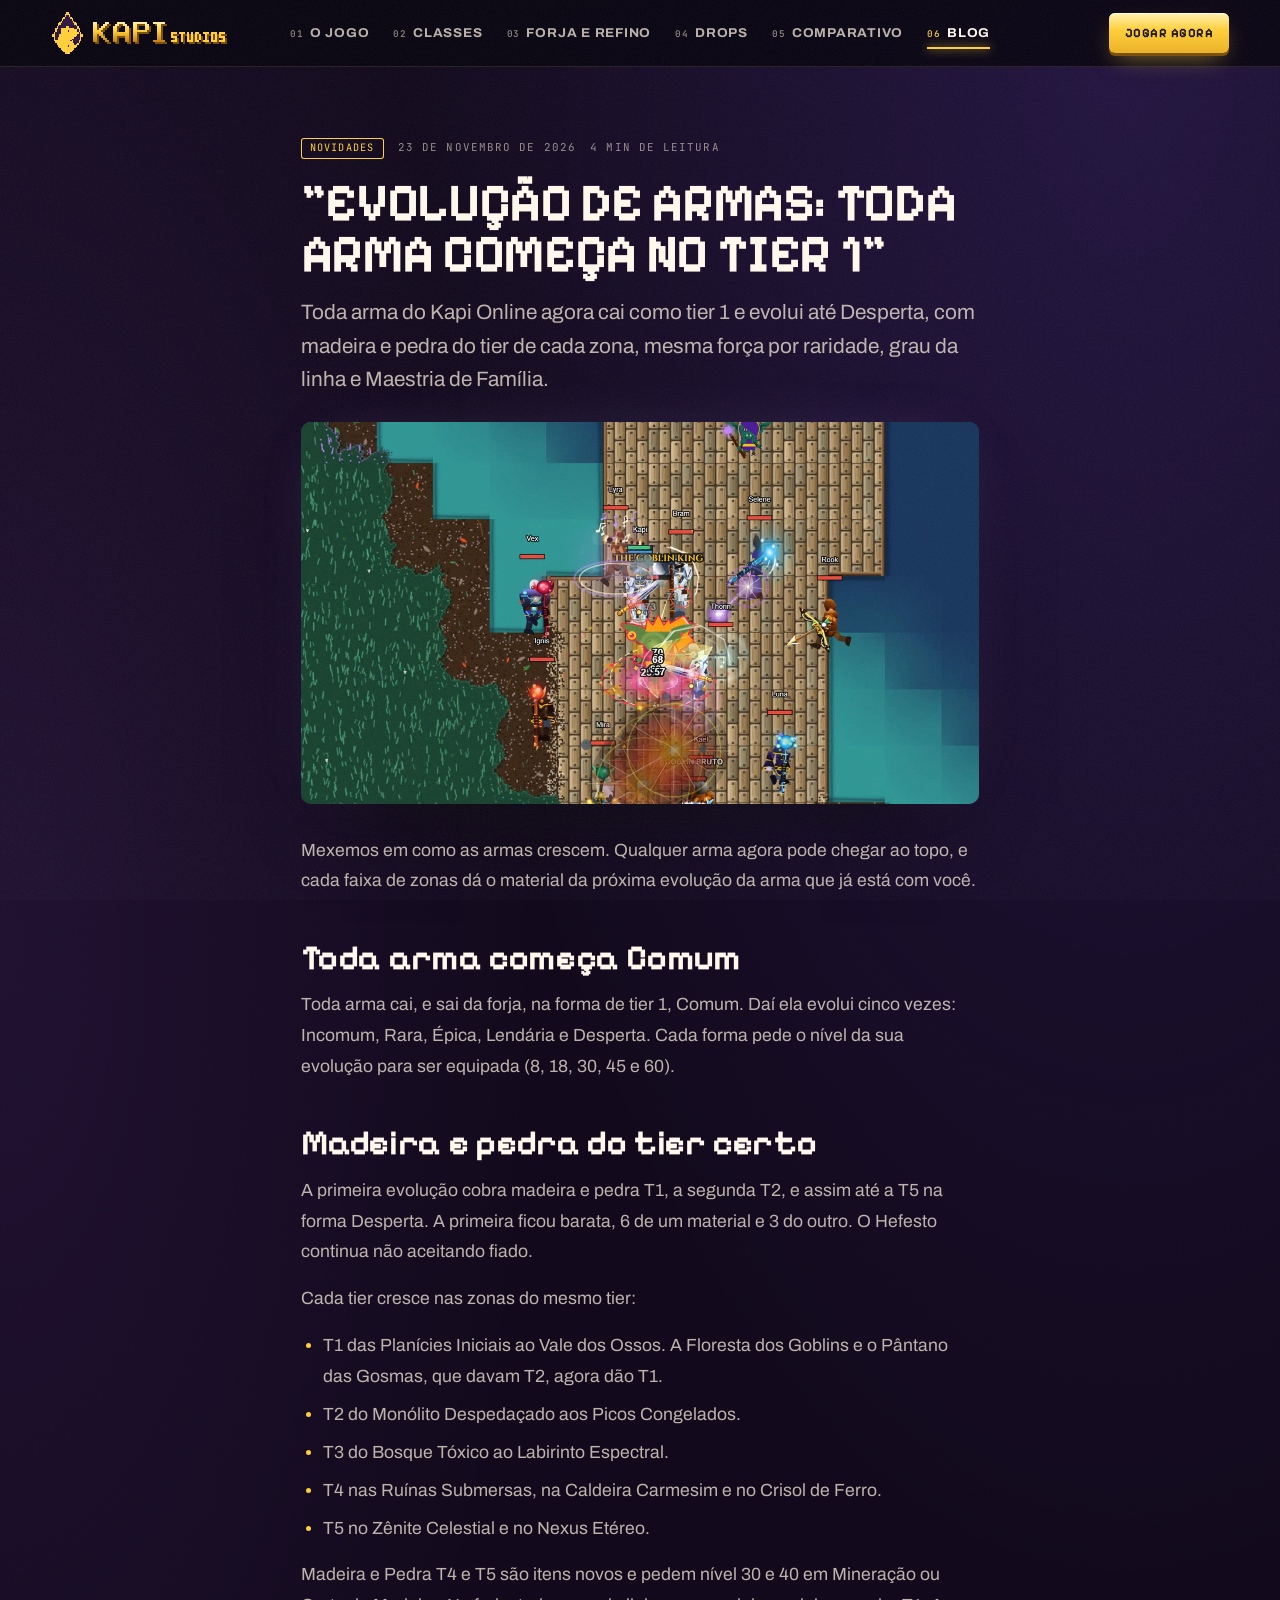
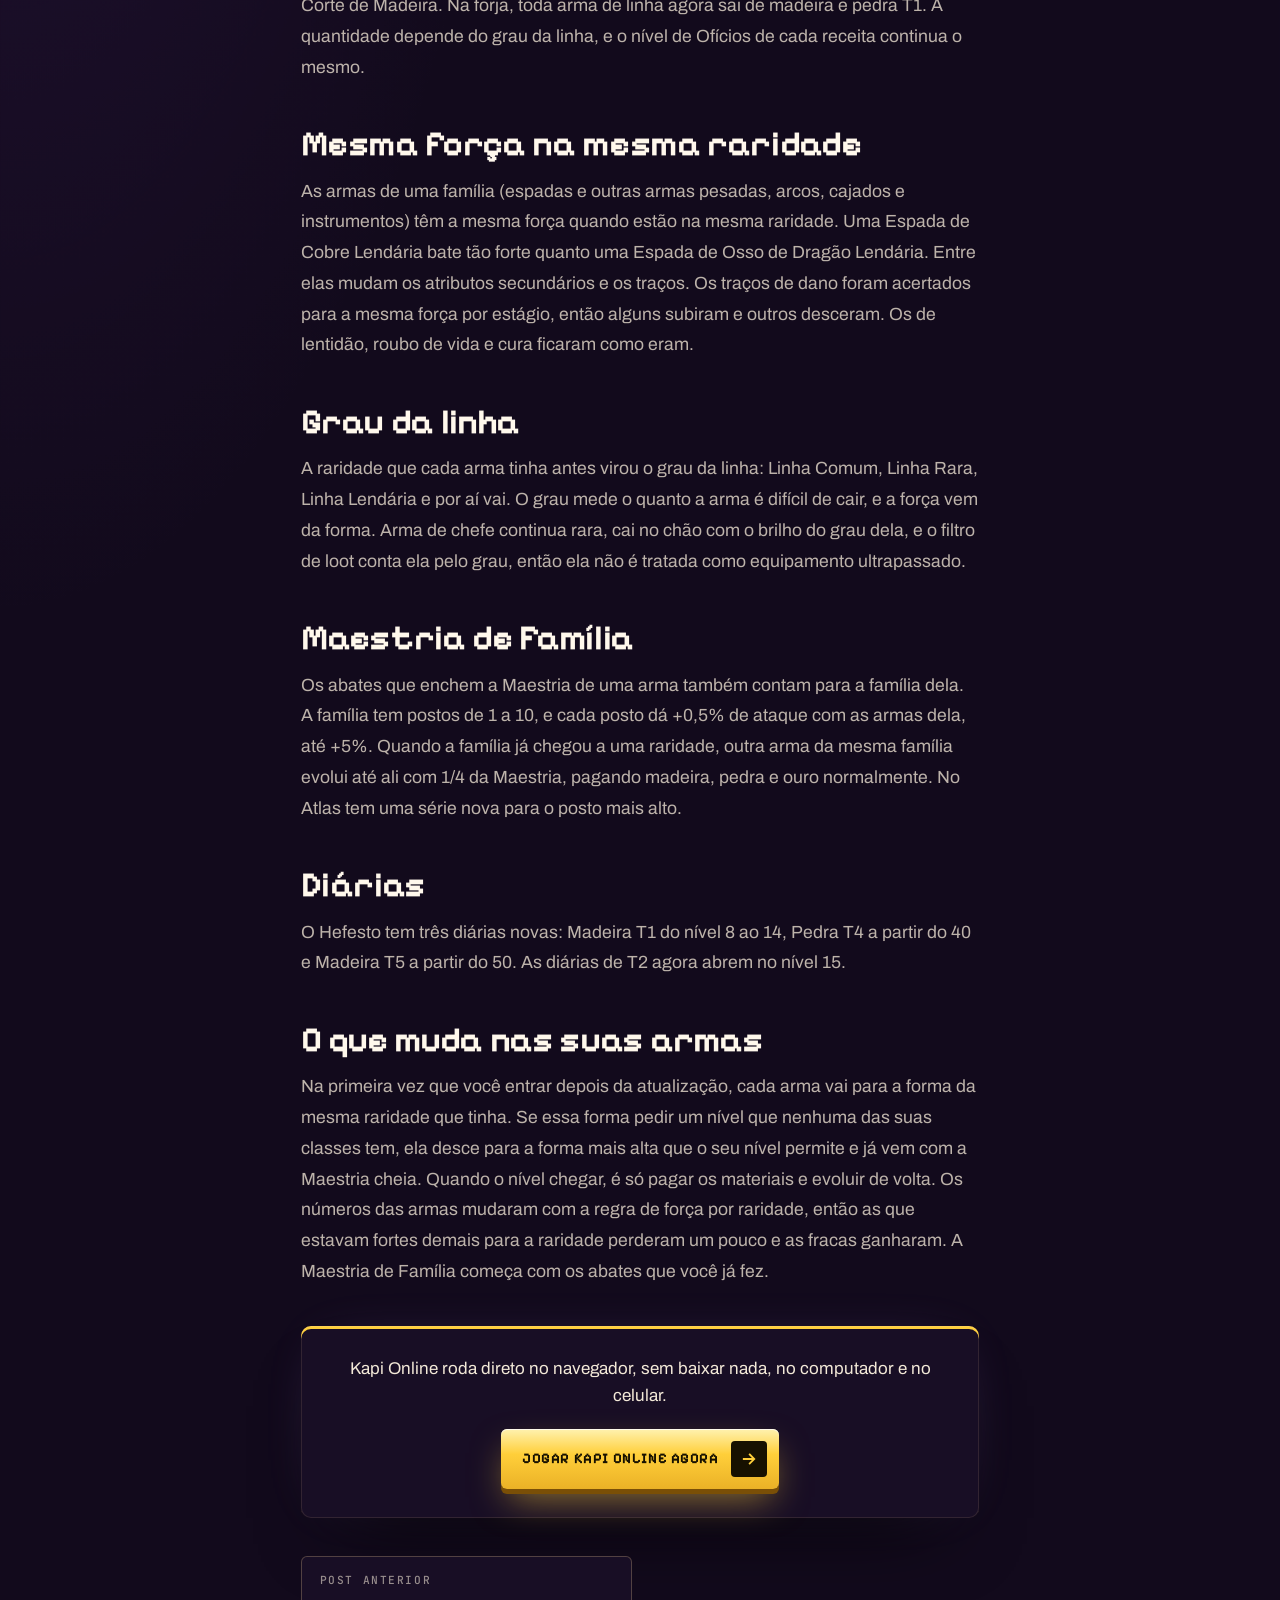
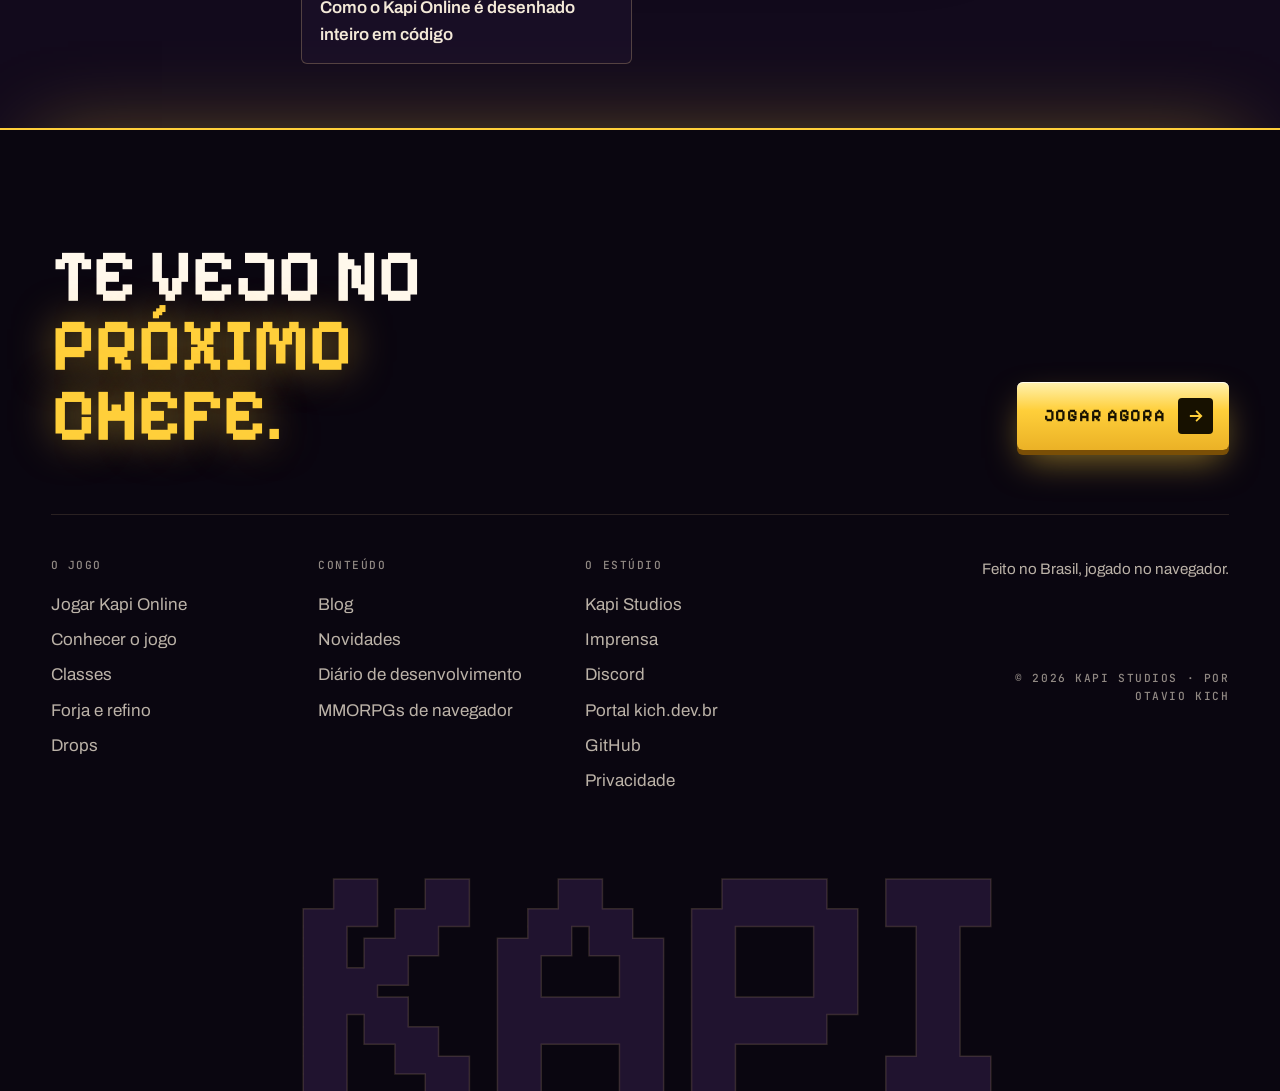
<file: blog/evolucao-de-armas-tier-1/index.html>
<!DOCTYPE html>
<html lang="pt-BR">
<head>
<meta charset="UTF-8">
<meta name="viewport" content="width=device-width, initial-scale=1">
<title>&quot;Evolução de armas: toda arma começa no tier 1&quot;</title>
<meta name="description" content="Toda arma do Kapi Online agora cai como tier 1 e evolui até Desperta, com madeira e pedra do tier de cada zona, mesma força por raridade, grau da linha e Maestria de Família.">
<meta name="theme-color" content="#120a1c">
<link rel="canonical" href="https://kapistudios.kich.dev.br/blog/evolucao-de-armas-tier-1/">
<meta property="og:type" content="article">
<meta property="og:site_name" content="Kapi Studios">
<meta property="og:locale" content="pt_BR">
<meta property="og:url" content="https://kapistudios.kich.dev.br/blog/evolucao-de-armas-tier-1/">
<meta property="og:title" content="&quot;Evolução de armas: toda arma começa no tier 1&quot;">
<meta property="og:description" content="Toda arma do Kapi Online agora cai como tier 1 e evolui até Desperta, com madeira e pedra do tier de cada zona, mesma força por raridade, grau da linha e Maestria de Família.">
<meta property="og:image" content="https://kapistudios.kich.dev.br/assets/mmorpg/raid.jpg">
<meta property="article:published_time" content="2026-11-23">
<meta name="twitter:card" content="summary_large_image">
<meta name="twitter:title" content="&quot;Evolução de armas: toda arma começa no tier 1&quot;">
<meta name="twitter:description" content="Toda arma do Kapi Online agora cai como tier 1 e evolui até Desperta, com madeira e pedra do tier de cada zona, mesma força por raridade, grau da linha e Maestria de Família.">
<meta name="twitter:image" content="https://kapistudios.kich.dev.br/assets/mmorpg/raid.jpg">
<link rel="icon" type="image/svg+xml" href="/assets/favicon.svg">
<link rel="preconnect" href="https://fonts.googleapis.com">
<link rel="preconnect" href="https://fonts.gstatic.com" crossorigin>
<link href="https://fonts.googleapis.com/css2?family=Archivo:wdth,wght@62..125,100..900&family=JetBrains+Mono:wght@400;500;700&family=Pixelify+Sans:wght@400..700&display=swap" rel="stylesheet">
<link rel="stylesheet" href="/assets/site.css?v=e4e88c2c">
<script>document.documentElement.classList.add('js');(function(){try{var K='kapi_acq',M=2592e6,R=/^[a-z0-9][a-z0-9_-]{0,63}$/,now=Date.now(),s=JSON.parse(localStorage.getItem(K)||'null');if(s&&R.test(s.ref)&&now-Number(s.seenAt)<M)return;var q=new URLSearchParams(location.search),r=(q.get('ref')||q.get('utm_source')||'').trim().toLowerCase();if(R.test(r))localStorage.setItem(K,JSON.stringify({ref:r,landing:location.pathname,seenAt:now}))}catch(e){}})();</script>
<script type="application/ld+json">{"@context":"https://schema.org","@type":"BreadcrumbList","itemListElement":[{"@type":"ListItem","position":1,"name":"Kapi Studios","item":"https://kapistudios.kich.dev.br/"},{"@type":"ListItem","position":2,"name":"Blog","item":"https://kapistudios.kich.dev.br/blog/"},{"@type":"ListItem","position":3,"name":"\"Evolução de armas: toda arma começa no tier 1\"","item":"https://kapistudios.kich.dev.br/blog/evolucao-de-armas-tier-1/"}]}</script>
<script type="application/ld+json">{"@context":"https://schema.org","@type":"BlogPosting","headline":"\"Evolução de armas: toda arma começa no tier 1\"","description":"Toda arma do Kapi Online agora cai como tier 1 e evolui até Desperta, com madeira e pedra do tier de cada zona, mesma força por raridade, grau da linha e Maestria de Família.","image":"https://kapistudios.kich.dev.br/assets/mmorpg/raid.jpg","datePublished":"2026-11-23","dateModified":"2026-11-23","inLanguage":"pt-BR","author":{"@type":"Organization","name":"Kapi Studios","url":"https://kapistudios.kich.dev.br/"},"publisher":{"@type":"Organization","name":"Kapi Studios","url":"https://kapistudios.kich.dev.br/"},"mainEntityOfPage":"https://kapistudios.kich.dev.br/blog/evolucao-de-armas-tier-1/"}</script>
</head>
<body>
<a class="skip-link" href="#conteudo">Pular direto pro conteúdo</a>
<div class="grain" aria-hidden="true"></div>
<header class="site-header" id="site-header">
<a href="/" class="brand" aria-label="Kapi Studios, página inicial"><img src="/assets/kapi-mark.svg" alt="" width="33" height="44" class="brand-mark"><img src="/assets/kapi-wordmark.svg" alt="" width="134" height="22" class="brand-type brand-type-full"><img src="/assets/kapi-wordmark-short.svg" alt="" width="74" height="22" class="brand-type brand-type-short"></a>
<nav class="main-nav" id="main-nav" aria-label="Navegação principal"><a class="nav-link" href="/mmorpg/"><span class="nav-num">01</span>O jogo</a><a class="nav-link" href="/mmorpg/classes/"><span class="nav-num">02</span>Classes</a><a class="nav-link" href="/mmorpg/forja/"><span class="nav-num">03</span>Forja e refino</a><a class="nav-link" href="/mmorpg/drops/"><span class="nav-num">04</span>Drops</a><a class="nav-link" href="/mmorpg/melhores-mmorpgs-de-navegador/"><span class="nav-num">05</span>Comparativo</a><a class="nav-link" href="/blog/" aria-current="page"><span class="nav-num">06</span>Blog</a></nav>
<div class="header-actions">
<a class="btn btn-primary btn-sm" href="https://mmorpg.kich.dev.br/"><span>Jogar agora</span></a>
<button type="button" class="nav-toggle" id="nav-toggle" aria-expanded="false" aria-controls="main-nav" aria-label="Abrir o menu"><span></span><span></span></button>
</div>
</header>
<main id="conteudo"><article class="article">
<div class="meta"><a class="chip" href="/blog/categoria/novidades/">Novidades</a><time datetime="2026-11-23">23 de novembro de 2026</time><span>4 min de leitura</span></div>
<h1 class="display-md">&quot;Evolução de armas: toda arma começa no tier 1&quot;</h1>
<p class="lead">Toda arma do Kapi Online agora cai como tier 1 e evolui até Desperta, com madeira e pedra do tier de cada zona, mesma força por raridade, grau da linha e Maestria de Família.</p>
<img class="cover" src="/assets/mmorpg/raid.jpg" alt="Um grupo de aventureiros do Kapi Online enfrenta um chefe com suas armas">
<div class="prose">
<p>Mexemos em como as armas crescem. Qualquer arma agora pode chegar ao topo, e cada faixa de zonas dá o material da próxima evolução da arma que já está com você.</p>
<h2>Toda arma começa Comum</h2>
<p>Toda arma cai, e sai da forja, na forma de tier 1, Comum. Daí ela evolui cinco vezes: Incomum, Rara, Épica, Lendária e Desperta. Cada forma pede o nível da sua evolução para ser equipada (8, 18, 30, 45 e 60).</p>
<h2>Madeira e pedra do tier certo</h2>
<p>A primeira evolução cobra madeira e pedra T1, a segunda T2, e assim até a T5 na forma Desperta. A primeira ficou barata, 6 de um material e 3 do outro. O Hefesto continua não aceitando fiado.</p>
<p>Cada tier cresce nas zonas do mesmo tier:</p>
<ul><li>T1 das Planícies Iniciais ao Vale dos Ossos. A Floresta dos Goblins e o Pântano das Gosmas, que davam T2, agora dão T1.</li><li>T2 do Monólito Despedaçado aos Picos Congelados.</li><li>T3 do Bosque Tóxico ao Labirinto Espectral.</li><li>T4 nas Ruínas Submersas, na Caldeira Carmesim e no Crisol de Ferro.</li><li>T5 no Zênite Celestial e no Nexus Etéreo.</li></ul>
<p>Madeira e Pedra T4 e T5 são itens novos e pedem nível 30 e 40 em Mineração ou Corte de Madeira. Na forja, toda arma de linha agora sai de madeira e pedra T1. A quantidade depende do grau da linha, e o nível de Ofícios de cada receita continua o mesmo.</p>
<h2>Mesma força na mesma raridade</h2>
<p>As armas de uma família (espadas e outras armas pesadas, arcos, cajados e instrumentos) têm a mesma força quando estão na mesma raridade. Uma Espada de Cobre Lendária bate tão forte quanto uma Espada de Osso de Dragão Lendária. Entre elas mudam os atributos secundários e os traços. Os traços de dano foram acertados para a mesma força por estágio, então alguns subiram e outros desceram. Os de lentidão, roubo de vida e cura ficaram como eram.</p>
<h2>Grau da linha</h2>
<p>A raridade que cada arma tinha antes virou o grau da linha: Linha Comum, Linha Rara, Linha Lendária e por aí vai. O grau mede o quanto a arma é difícil de cair, e a força vem da forma. Arma de chefe continua rara, cai no chão com o brilho do grau dela, e o filtro de loot conta ela pelo grau, então ela não é tratada como equipamento ultrapassado.</p>
<h2>Maestria de Família</h2>
<p>Os abates que enchem a Maestria de uma arma também contam para a família dela. A família tem postos de 1 a 10, e cada posto dá +0,5% de ataque com as armas dela, até +5%. Quando a família já chegou a uma raridade, outra arma da mesma família evolui até ali com 1/4 da Maestria, pagando madeira, pedra e ouro normalmente. No Atlas tem uma série nova para o posto mais alto.</p>
<h2>Diárias</h2>
<p>O Hefesto tem três diárias novas: Madeira T1 do nível 8 ao 14, Pedra T4 a partir do 40 e Madeira T5 a partir do 50. As diárias de T2 agora abrem no nível 15.</p>
<h2>O que muda nas suas armas</h2>
<p>Na primeira vez que você entrar depois da atualização, cada arma vai para a forma da mesma raridade que tinha. Se essa forma pedir um nível que nenhuma das suas classes tem, ela desce para a forma mais alta que o seu nível permite e já vem com a Maestria cheia. Quando o nível chegar, é só pagar os materiais e evoluir de volta. Os números das armas mudaram com a regra de força por raridade, então as que estavam fortes demais para a raridade perderam um pouco e as fracas ganharam. A Maestria de Família começa com os abates que você já fez.</p>
</div>
<aside class="cta"><p>Kapi Online roda direto no navegador, sem baixar nada, no computador e no celular.</p><a class="btn btn-primary" href="https://mmorpg.kich.dev.br/"><span>Jogar Kapi Online agora</span><span class="btn-icon"><svg width="18" height="18" viewBox="0 0 24 24" aria-hidden="true"><path d="M5 12h13M13 6l6 6-6 6" fill="none" stroke="currentColor" stroke-width="2.4" stroke-linecap="square" stroke-linejoin="miter"/></svg></span></a></aside>
<nav class="pager" aria-label="Outros posts">
<a class="prev" href="/blog/como-o-kapi-online-e-desenhado-em-codigo/"><small class="mono">Post anterior</small>Como o Kapi Online é desenhado inteiro em código</a>
<span></span>
</nav>
</article></main>
<footer class="site-footer">
<div class="footer-top">
<p class="footer-invite">Te vejo no <em>próximo chefe.</em></p>
<a class="btn btn-primary footer-play" href="https://mmorpg.kich.dev.br/"><span>Jogar agora</span><span class="btn-icon"><svg width="18" height="18" viewBox="0 0 24 24" aria-hidden="true"><path d="M5 12h13M13 6l6 6-6 6" fill="none" stroke="currentColor" stroke-width="2.4" stroke-linecap="square" stroke-linejoin="miter"/></svg></span></a>
</div>
<div class="footer-cols">
<div class="footer-col"><p class="mono">o jogo</p><ul>
<li><a href="https://mmorpg.kich.dev.br/">Jogar Kapi Online</a></li>
<li><a href="/mmorpg/">Conhecer o jogo</a></li>
<li><a href="/mmorpg/classes/">Classes</a></li>
<li><a href="/mmorpg/forja/">Forja e refino</a></li>
<li><a href="/mmorpg/drops/">Drops</a></li>
</ul></div>
<div class="footer-col"><p class="mono">conteúdo</p><ul>
<li><a href="/blog/">Blog</a></li>
<li><a href="/blog/categoria/novidades/">Novidades</a></li>
<li><a href="/blog/categoria/diario-de-desenvolvimento/">Diário de desenvolvimento</a></li>
<li><a href="/mmorpg/melhores-mmorpgs-de-navegador/">MMORPGs de navegador</a></li>
</ul></div>
<div class="footer-col"><p class="mono">o estúdio</p><ul>
<li><a href="/">Kapi Studios</a></li>
<li><a href="/imprensa/">Imprensa</a></li>
<li><a href="https://discord.gg/JKZxhSctuv" rel="noopener noreferrer">Discord</a></li>
<li><a href="https://kich.dev.br" rel="noopener noreferrer">Portal kich.dev.br</a></li>
<li><a href="https://github.com/tavmata" rel="noopener noreferrer">GitHub</a></li>
<li><a href="https://mmorpg.kich.dev.br/privacy">Privacidade</a></li>
</ul></div>
<p class="footer-note">Feito no Brasil, jogado no navegador. <span class="mono">&copy; 2026 Kapi Studios &middot; por Otavio Kich</span></p>
</div>
<p class="footer-wordmark" aria-hidden="true"><span>K</span><span>a</span><span>p</span><span>i</span></p>
</footer>
<script>(function(){var t=document.getElementById('nav-toggle'),n=document.getElementById('main-nav');if(t&&n){t.addEventListener('click',function(){var o=n.classList.toggle('is-open');t.setAttribute('aria-expanded',o?'true':'false')})}var els=document.querySelectorAll('.reveal');if(!('IntersectionObserver' in window)){els.forEach(function(e){e.classList.add('in')});return}var io=new IntersectionObserver(function(es){es.forEach(function(x){if(x.isIntersecting){x.target.classList.add('in');io.unobserve(x.target)}})},{threshold:.12});els.forEach(function(e){io.observe(e)})})()</script>
</body>
</html>
</file>
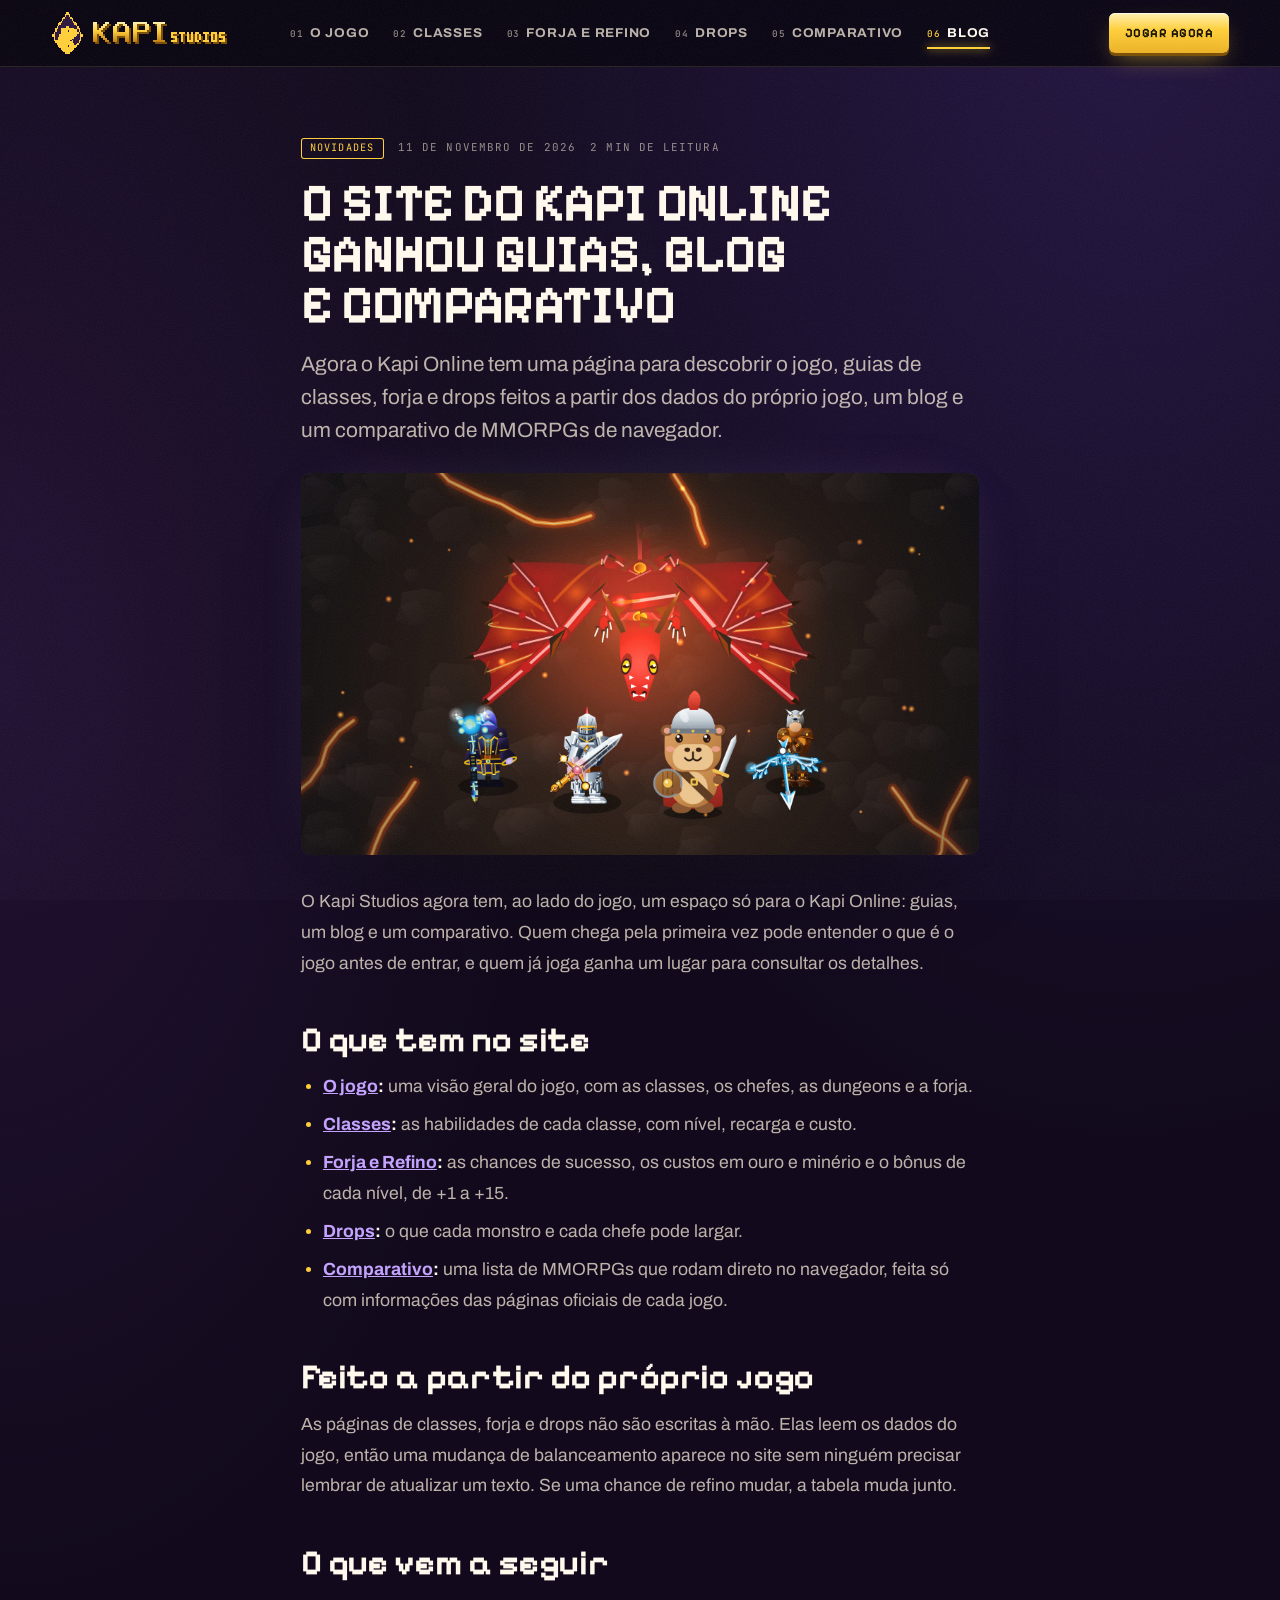
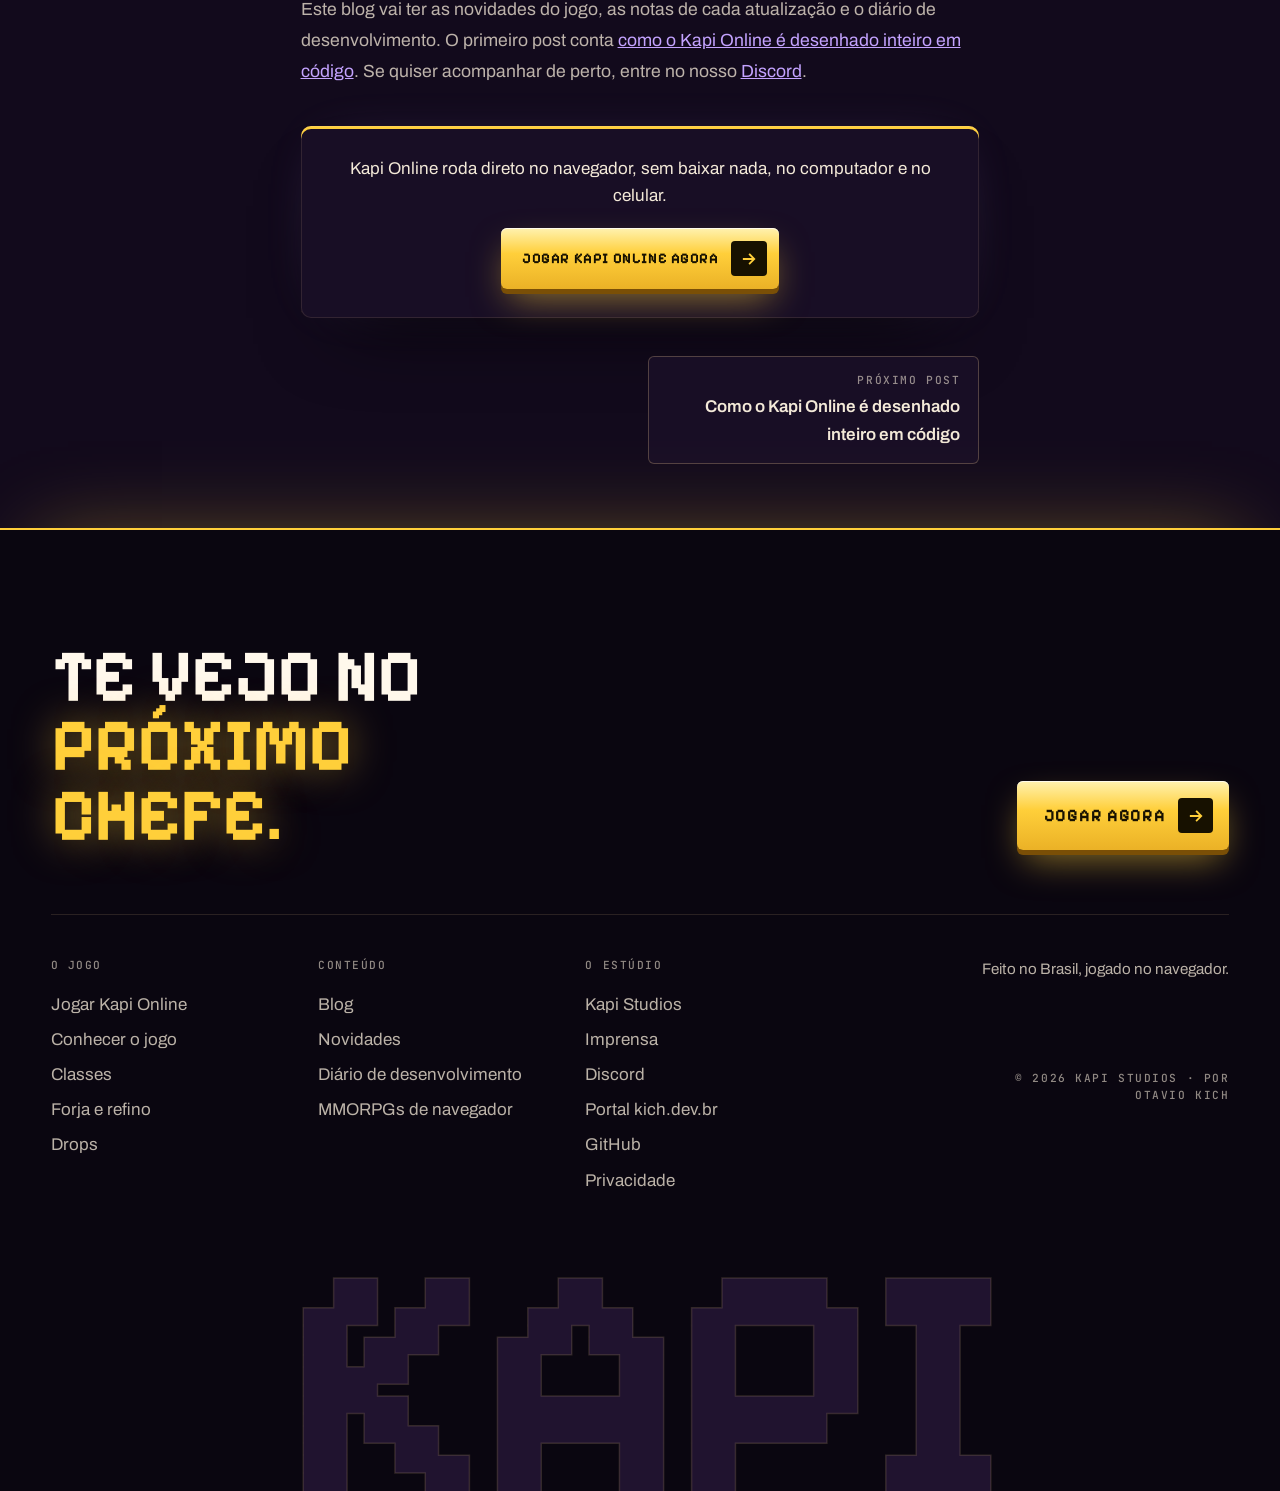
<file: blog/site-novo-guias-blog-comparativo/index.html>
<!DOCTYPE html>
<html lang="pt-BR">
<head>
<meta charset="UTF-8">
<meta name="viewport" content="width=device-width, initial-scale=1">
<title>O site do Kapi Online ganhou guias, blog e comparativo</title>
<meta name="description" content="Agora o Kapi Online tem uma página para descobrir o jogo, guias de classes, forja e drops feitos a partir dos dados do próprio jogo, um blog e um comparativo de MMORPGs de navegador.">
<meta name="theme-color" content="#120a1c">
<link rel="canonical" href="https://kapistudios.kich.dev.br/blog/site-novo-guias-blog-comparativo/">
<meta property="og:type" content="article">
<meta property="og:site_name" content="Kapi Studios">
<meta property="og:locale" content="pt_BR">
<meta property="og:url" content="https://kapistudios.kich.dev.br/blog/site-novo-guias-blog-comparativo/">
<meta property="og:title" content="O site do Kapi Online ganhou guias, blog e comparativo">
<meta property="og:description" content="Agora o Kapi Online tem uma página para descobrir o jogo, guias de classes, forja e drops feitos a partir dos dados do próprio jogo, um blog e um comparativo de MMORPGs de navegador.">
<meta property="og:image" content="https://kapistudios.kich.dev.br/assets/mmorpg/hero.jpg">
<meta property="article:published_time" content="2026-11-11">
<meta name="twitter:card" content="summary_large_image">
<meta name="twitter:title" content="O site do Kapi Online ganhou guias, blog e comparativo">
<meta name="twitter:description" content="Agora o Kapi Online tem uma página para descobrir o jogo, guias de classes, forja e drops feitos a partir dos dados do próprio jogo, um blog e um comparativo de MMORPGs de navegador.">
<meta name="twitter:image" content="https://kapistudios.kich.dev.br/assets/mmorpg/hero.jpg">
<link rel="icon" type="image/svg+xml" href="/assets/favicon.svg">
<link rel="preconnect" href="https://fonts.googleapis.com">
<link rel="preconnect" href="https://fonts.gstatic.com" crossorigin>
<link href="https://fonts.googleapis.com/css2?family=Archivo:wdth,wght@62..125,100..900&family=JetBrains+Mono:wght@400;500;700&family=Pixelify+Sans:wght@400..700&display=swap" rel="stylesheet">
<link rel="stylesheet" href="/assets/site.css?v=e4e88c2c">
<script>document.documentElement.classList.add('js');(function(){try{var K='kapi_acq',M=2592e6,R=/^[a-z0-9][a-z0-9_-]{0,63}$/,now=Date.now(),s=JSON.parse(localStorage.getItem(K)||'null');if(s&&R.test(s.ref)&&now-Number(s.seenAt)<M)return;var q=new URLSearchParams(location.search),r=(q.get('ref')||q.get('utm_source')||'').trim().toLowerCase();if(R.test(r))localStorage.setItem(K,JSON.stringify({ref:r,landing:location.pathname,seenAt:now}))}catch(e){}})();</script>
<script type="application/ld+json">{"@context":"https://schema.org","@type":"BreadcrumbList","itemListElement":[{"@type":"ListItem","position":1,"name":"Kapi Studios","item":"https://kapistudios.kich.dev.br/"},{"@type":"ListItem","position":2,"name":"Blog","item":"https://kapistudios.kich.dev.br/blog/"},{"@type":"ListItem","position":3,"name":"O site do Kapi Online ganhou guias, blog e comparativo","item":"https://kapistudios.kich.dev.br/blog/site-novo-guias-blog-comparativo/"}]}</script>
<script type="application/ld+json">{"@context":"https://schema.org","@type":"BlogPosting","headline":"O site do Kapi Online ganhou guias, blog e comparativo","description":"Agora o Kapi Online tem uma página para descobrir o jogo, guias de classes, forja e drops feitos a partir dos dados do próprio jogo, um blog e um comparativo de MMORPGs de navegador.","image":"https://kapistudios.kich.dev.br/assets/mmorpg/hero.jpg","datePublished":"2026-11-11","dateModified":"2026-11-11","inLanguage":"pt-BR","author":{"@type":"Organization","name":"Kapi Studios","url":"https://kapistudios.kich.dev.br/"},"publisher":{"@type":"Organization","name":"Kapi Studios","url":"https://kapistudios.kich.dev.br/"},"mainEntityOfPage":"https://kapistudios.kich.dev.br/blog/site-novo-guias-blog-comparativo/"}</script>
</head>
<body>
<a class="skip-link" href="#conteudo">Pular direto pro conteúdo</a>
<div class="grain" aria-hidden="true"></div>
<header class="site-header" id="site-header">
<a href="/" class="brand" aria-label="Kapi Studios, página inicial"><img src="/assets/kapi-mark.svg" alt="" width="33" height="44" class="brand-mark"><img src="/assets/kapi-wordmark.svg" alt="" width="134" height="22" class="brand-type brand-type-full"><img src="/assets/kapi-wordmark-short.svg" alt="" width="74" height="22" class="brand-type brand-type-short"></a>
<nav class="main-nav" id="main-nav" aria-label="Navegação principal"><a class="nav-link" href="/mmorpg/"><span class="nav-num">01</span>O jogo</a><a class="nav-link" href="/mmorpg/classes/"><span class="nav-num">02</span>Classes</a><a class="nav-link" href="/mmorpg/forja/"><span class="nav-num">03</span>Forja e refino</a><a class="nav-link" href="/mmorpg/drops/"><span class="nav-num">04</span>Drops</a><a class="nav-link" href="/mmorpg/melhores-mmorpgs-de-navegador/"><span class="nav-num">05</span>Comparativo</a><a class="nav-link" href="/blog/" aria-current="page"><span class="nav-num">06</span>Blog</a></nav>
<div class="header-actions">
<a class="btn btn-primary btn-sm" href="https://mmorpg.kich.dev.br/"><span>Jogar agora</span></a>
<button type="button" class="nav-toggle" id="nav-toggle" aria-expanded="false" aria-controls="main-nav" aria-label="Abrir o menu"><span></span><span></span></button>
</div>
</header>
<main id="conteudo"><article class="article">
<div class="meta"><a class="chip" href="/blog/categoria/novidades/">Novidades</a><time datetime="2026-11-11">11 de novembro de 2026</time><span>2 min de leitura</span></div>
<h1 class="display-md">O site do Kapi Online ganhou guias, blog e comparativo</h1>
<p class="lead">Agora o Kapi Online tem uma página para descobrir o jogo, guias de classes, forja e drops feitos a partir dos dados do próprio jogo, um blog e um comparativo de MMORPGs de navegador.</p>
<img class="cover" src="/assets/mmorpg/hero.jpg" alt="Personagens das classes do Kapi Online diante de um dragão vermelho">
<div class="prose">
<p>O Kapi Studios agora tem, ao lado do jogo, um espaço só para o Kapi Online: guias, um blog e um comparativo. Quem chega pela primeira vez pode entender o que é o jogo antes de entrar, e quem já joga ganha um lugar para consultar os detalhes.</p>
<h2>O que tem no site</h2>
<ul><li><strong><a href="/mmorpg/">O jogo</a>:</strong> uma visão geral do jogo, com as classes, os chefes, as dungeons e a forja.</li><li><strong><a href="/mmorpg/classes/">Classes</a>:</strong> as habilidades de cada classe, com nível, recarga e custo.</li><li><strong><a href="/mmorpg/forja/">Forja e Refino</a>:</strong> as chances de sucesso, os custos em ouro e minério e o bônus de cada nível, de +1 a +15.</li><li><strong><a href="/mmorpg/drops/">Drops</a>:</strong> o que cada monstro e cada chefe pode largar.</li><li><strong><a href="/mmorpg/melhores-mmorpgs-de-navegador/">Comparativo</a>:</strong> uma lista de MMORPGs que rodam direto no navegador, feita só com informações das páginas oficiais de cada jogo.</li></ul>
<h2>Feito a partir do próprio jogo</h2>
<p>As páginas de classes, forja e drops não são escritas à mão. Elas leem os dados do jogo, então uma mudança de balanceamento aparece no site sem ninguém precisar lembrar de atualizar um texto. Se uma chance de refino mudar, a tabela muda junto.</p>
<h2>O que vem a seguir</h2>
<p>Este blog vai ter as novidades do jogo, as notas de cada atualização e o diário de desenvolvimento. O primeiro post conta <a href="/blog/como-o-kapi-online-e-desenhado-em-codigo/">como o Kapi Online é desenhado inteiro em código</a>. Se quiser acompanhar de perto, entre no nosso <a href="https://discord.gg/JKZxhSctuv" rel="noopener noreferrer">Discord</a>.</p>
</div>
<aside class="cta"><p>Kapi Online roda direto no navegador, sem baixar nada, no computador e no celular.</p><a class="btn btn-primary" href="https://mmorpg.kich.dev.br/"><span>Jogar Kapi Online agora</span><span class="btn-icon"><svg width="18" height="18" viewBox="0 0 24 24" aria-hidden="true"><path d="M5 12h13M13 6l6 6-6 6" fill="none" stroke="currentColor" stroke-width="2.4" stroke-linecap="square" stroke-linejoin="miter"/></svg></span></a></aside>
<nav class="pager" aria-label="Outros posts">
<span></span>
<a class="next" href="/blog/como-o-kapi-online-e-desenhado-em-codigo/"><small class="mono">Próximo post</small>Como o Kapi Online é desenhado inteiro em código</a>
</nav>
</article></main>
<footer class="site-footer">
<div class="footer-top">
<p class="footer-invite">Te vejo no <em>próximo chefe.</em></p>
<a class="btn btn-primary footer-play" href="https://mmorpg.kich.dev.br/"><span>Jogar agora</span><span class="btn-icon"><svg width="18" height="18" viewBox="0 0 24 24" aria-hidden="true"><path d="M5 12h13M13 6l6 6-6 6" fill="none" stroke="currentColor" stroke-width="2.4" stroke-linecap="square" stroke-linejoin="miter"/></svg></span></a>
</div>
<div class="footer-cols">
<div class="footer-col"><p class="mono">o jogo</p><ul>
<li><a href="https://mmorpg.kich.dev.br/">Jogar Kapi Online</a></li>
<li><a href="/mmorpg/">Conhecer o jogo</a></li>
<li><a href="/mmorpg/classes/">Classes</a></li>
<li><a href="/mmorpg/forja/">Forja e refino</a></li>
<li><a href="/mmorpg/drops/">Drops</a></li>
</ul></div>
<div class="footer-col"><p class="mono">conteúdo</p><ul>
<li><a href="/blog/">Blog</a></li>
<li><a href="/blog/categoria/novidades/">Novidades</a></li>
<li><a href="/blog/categoria/diario-de-desenvolvimento/">Diário de desenvolvimento</a></li>
<li><a href="/mmorpg/melhores-mmorpgs-de-navegador/">MMORPGs de navegador</a></li>
</ul></div>
<div class="footer-col"><p class="mono">o estúdio</p><ul>
<li><a href="/">Kapi Studios</a></li>
<li><a href="/imprensa/">Imprensa</a></li>
<li><a href="https://discord.gg/JKZxhSctuv" rel="noopener noreferrer">Discord</a></li>
<li><a href="https://kich.dev.br" rel="noopener noreferrer">Portal kich.dev.br</a></li>
<li><a href="https://github.com/tavmata" rel="noopener noreferrer">GitHub</a></li>
<li><a href="https://mmorpg.kich.dev.br/privacy">Privacidade</a></li>
</ul></div>
<p class="footer-note">Feito no Brasil, jogado no navegador. <span class="mono">&copy; 2026 Kapi Studios &middot; por Otavio Kich</span></p>
</div>
<p class="footer-wordmark" aria-hidden="true"><span>K</span><span>a</span><span>p</span><span>i</span></p>
</footer>
<script>(function(){var t=document.getElementById('nav-toggle'),n=document.getElementById('main-nav');if(t&&n){t.addEventListener('click',function(){var o=n.classList.toggle('is-open');t.setAttribute('aria-expanded',o?'true':'false')})}var els=document.querySelectorAll('.reveal');if(!('IntersectionObserver' in window)){els.forEach(function(e){e.classList.add('in')});return}var io=new IntersectionObserver(function(es){es.forEach(function(x){if(x.isIntersecting){x.target.classList.add('in');io.unobserve(x.target)}})},{threshold:.12});els.forEach(function(e){io.observe(e)})})()</script>
</body>
</html>
</file>
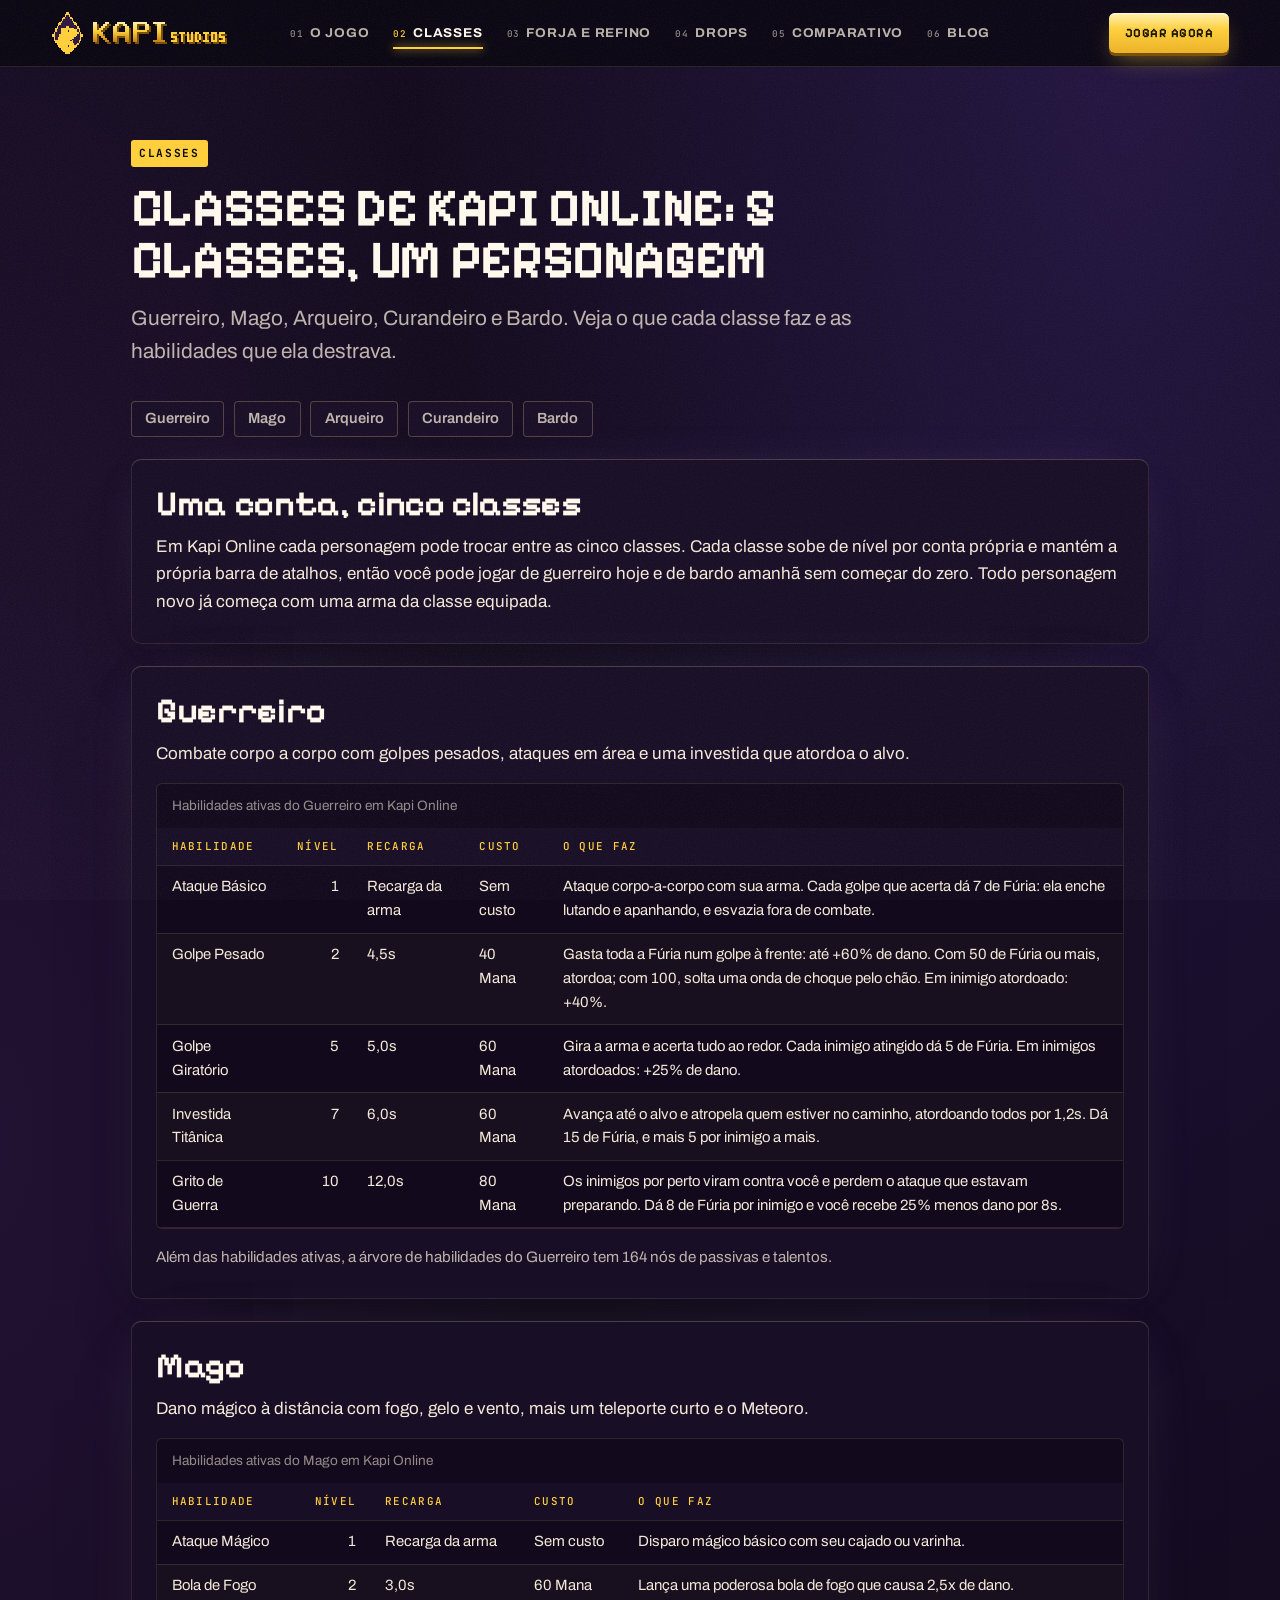
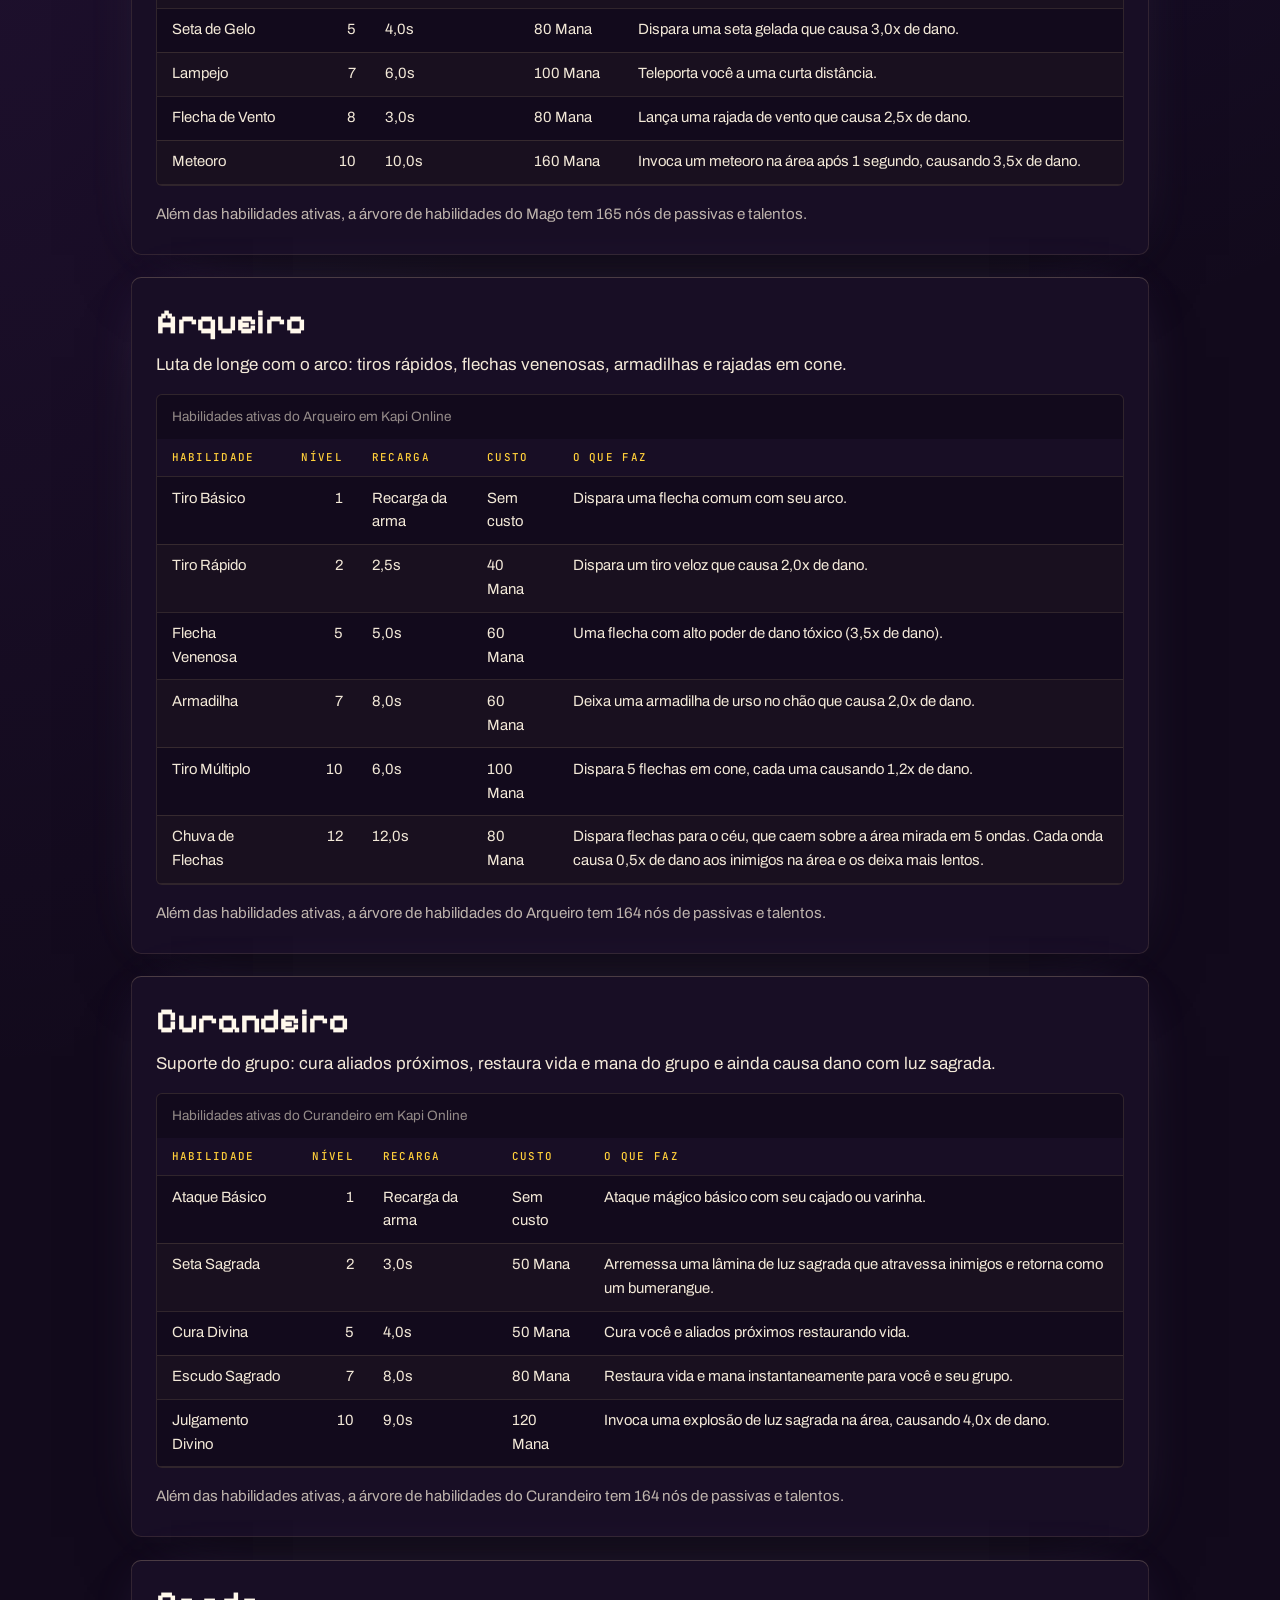
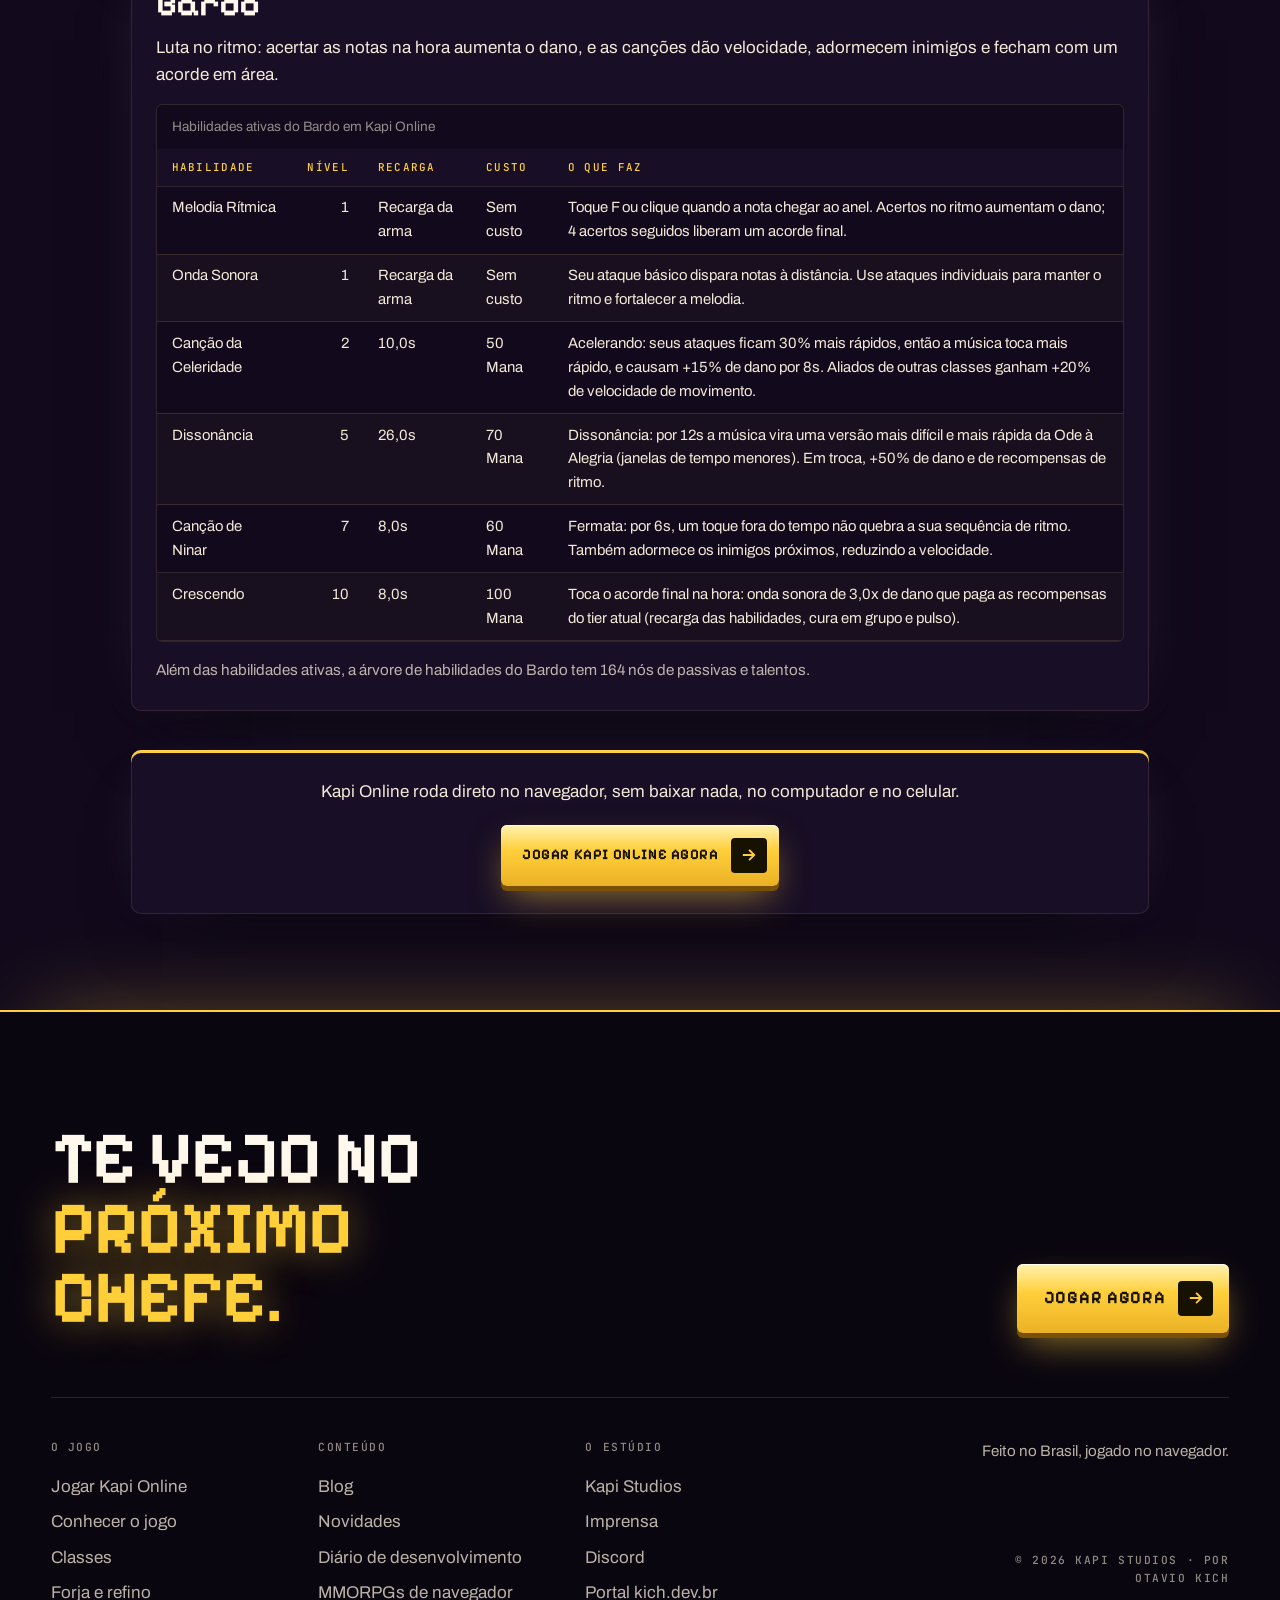
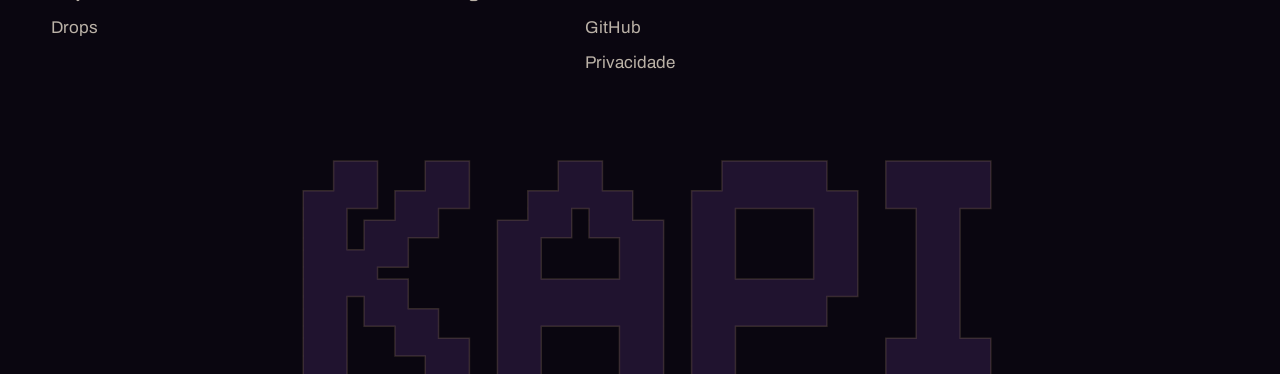
<file: mmorpg/classes/index.html>
<!DOCTYPE html>
<html lang="pt-BR">
<head>
<meta charset="UTF-8">
<meta name="viewport" content="width=device-width, initial-scale=1">
<title>Classes de Kapi Online: habilidades das 5 classes</title>
<meta name="description" content="Veja as 5 classes de Kapi Online, o MMORPG brasileiro de navegador: habilidades, nível, recarga e custo de cada skill.">
<meta name="theme-color" content="#120a1c">
<link rel="canonical" href="https://kapistudios.kich.dev.br/mmorpg/classes/">
<meta property="og:type" content="website">
<meta property="og:site_name" content="Kapi Studios">
<meta property="og:locale" content="pt_BR">
<meta property="og:url" content="https://kapistudios.kich.dev.br/mmorpg/classes/">
<meta property="og:title" content="Classes de Kapi Online: habilidades das 5 classes">
<meta property="og:description" content="Veja as 5 classes de Kapi Online, o MMORPG brasileiro de navegador: habilidades, nível, recarga e custo de cada skill.">
<meta property="og:image" content="https://mmorpg.kich.dev.br/assets/social/kapi-online-v1.jpg">
<meta name="twitter:card" content="summary_large_image">
<meta name="twitter:title" content="Classes de Kapi Online: habilidades das 5 classes">
<meta name="twitter:description" content="Veja as 5 classes de Kapi Online, o MMORPG brasileiro de navegador: habilidades, nível, recarga e custo de cada skill.">
<meta name="twitter:image" content="https://mmorpg.kich.dev.br/assets/social/kapi-online-v1.jpg">
<link rel="icon" type="image/svg+xml" href="/assets/favicon.svg">
<link rel="preconnect" href="https://fonts.googleapis.com">
<link rel="preconnect" href="https://fonts.gstatic.com" crossorigin>
<link href="https://fonts.googleapis.com/css2?family=Archivo:wdth,wght@62..125,100..900&family=JetBrains+Mono:wght@400;500;700&family=Pixelify+Sans:wght@400..700&display=swap" rel="stylesheet">
<link rel="stylesheet" href="/assets/site.css?v=e4e88c2c">
<script>document.documentElement.classList.add('js');(function(){try{var K='kapi_acq',M=2592e6,R=/^[a-z0-9][a-z0-9_-]{0,63}$/,now=Date.now(),s=JSON.parse(localStorage.getItem(K)||'null');if(s&&R.test(s.ref)&&now-Number(s.seenAt)<M)return;var q=new URLSearchParams(location.search),r=(q.get('ref')||q.get('utm_source')||'').trim().toLowerCase();if(R.test(r))localStorage.setItem(K,JSON.stringify({ref:r,landing:location.pathname,seenAt:now}))}catch(e){}})();</script>
<script type="application/ld+json">{"@context":"https://schema.org","@type":"BreadcrumbList","itemListElement":[{"@type":"ListItem","position":1,"name":"Kapi Studios","item":"https://kapistudios.kich.dev.br/"},{"@type":"ListItem","position":2,"name":"Classes","item":"https://kapistudios.kich.dev.br/mmorpg/classes/"}]}</script>

</head>
<body>
<a class="skip-link" href="#conteudo">Pular direto pro conteúdo</a>
<div class="grain" aria-hidden="true"></div>
<header class="site-header" id="site-header">
<a href="/" class="brand" aria-label="Kapi Studios, página inicial"><img src="/assets/kapi-mark.svg" alt="" width="33" height="44" class="brand-mark"><img src="/assets/kapi-wordmark.svg" alt="" width="134" height="22" class="brand-type brand-type-full"><img src="/assets/kapi-wordmark-short.svg" alt="" width="74" height="22" class="brand-type brand-type-short"></a>
<nav class="main-nav" id="main-nav" aria-label="Navegação principal"><a class="nav-link" href="/mmorpg/"><span class="nav-num">01</span>O jogo</a><a class="nav-link" href="/mmorpg/classes/" aria-current="page"><span class="nav-num">02</span>Classes</a><a class="nav-link" href="/mmorpg/forja/"><span class="nav-num">03</span>Forja e refino</a><a class="nav-link" href="/mmorpg/drops/"><span class="nav-num">04</span>Drops</a><a class="nav-link" href="/mmorpg/melhores-mmorpgs-de-navegador/"><span class="nav-num">05</span>Comparativo</a><a class="nav-link" href="/blog/"><span class="nav-num">06</span>Blog</a></nav>
<div class="header-actions">
<a class="btn btn-primary btn-sm" href="https://mmorpg.kich.dev.br/"><span>Jogar agora</span></a>
<button type="button" class="nav-toggle" id="nav-toggle" aria-expanded="false" aria-controls="main-nav" aria-label="Abrir o menu"><span></span><span></span></button>
</div>
</header>
<main id="conteudo" class="page">
<header class="page-head">
<p class="mono section-tag">classes</p>
<h1 class="display-md">Classes de Kapi Online: 5 classes, um personagem</h1>
<p class="lead">Guerreiro, Mago, Arqueiro, Curandeiro e Bardo. Veja o que cada classe faz e as habilidades que ela destrava.</p>
</header>
<ul class="toc" aria-label="Classes"><li><a href="#warrior">Guerreiro</a></li><li><a href="#mage">Mago</a></li><li><a href="#ranger">Arqueiro</a></li><li><a href="#healer">Curandeiro</a></li><li><a href="#bard">Bardo</a></li></ul>
<section class="panel">
<h2>Uma conta, cinco classes</h2>
<p>Em Kapi Online cada personagem pode trocar entre as cinco classes. Cada classe sobe de nível por conta própria e mantém a própria barra de atalhos, então você pode jogar de guerreiro hoje e de bardo amanhã sem começar do zero. Todo personagem novo já começa com uma arma da classe equipada.</p>
</section>
<section class="panel" id="warrior">
<h2>Guerreiro</h2>
<p>Combate corpo a corpo com golpes pesados, ataques em área e uma investida que atordoa o alvo.</p>
<div class="scroll"><table>
<caption>Habilidades ativas do Guerreiro em Kapi Online</caption>
<thead><tr><th>Habilidade</th><th class="num">Nível</th><th>Recarga</th><th>Custo</th><th>O que faz</th></tr></thead>
<tbody><tr><td>Ataque Básico</td><td class="num">1</td><td>Recarga da arma</td><td>Sem custo</td><td>Ataque corpo-a-corpo com sua arma. Cada golpe que acerta dá 7 de Fúria: ela enche lutando e apanhando, e esvazia fora de combate.</td></tr><tr><td>Golpe Pesado</td><td class="num">2</td><td>4,5s</td><td>40 Mana</td><td>Gasta toda a Fúria num golpe à frente: até +60% de dano. Com 50 de Fúria ou mais, atordoa; com 100, solta uma onda de choque pelo chão. Em inimigo atordoado: +40%.</td></tr><tr><td>Golpe Giratório</td><td class="num">5</td><td>5,0s</td><td>60 Mana</td><td>Gira a arma e acerta tudo ao redor. Cada inimigo atingido dá 5 de Fúria. Em inimigos atordoados: +25% de dano.</td></tr><tr><td>Investida Titânica</td><td class="num">7</td><td>6,0s</td><td>60 Mana</td><td>Avança até o alvo e atropela quem estiver no caminho, atordoando todos por 1,2s. Dá 15 de Fúria, e mais 5 por inimigo a mais.</td></tr><tr><td>Grito de Guerra</td><td class="num">10</td><td>12,0s</td><td>80 Mana</td><td>Os inimigos por perto viram contra você e perdem o ataque que estavam preparando. Dá 8 de Fúria por inimigo e você recebe 25% menos dano por 8s.</td></tr></tbody>
</table></div>
<p class="note">Além das habilidades ativas, a árvore de habilidades do Guerreiro tem 164 nós de passivas e talentos.</p>
</section>
<section class="panel" id="mage">
<h2>Mago</h2>
<p>Dano mágico à distância com fogo, gelo e vento, mais um teleporte curto e o Meteoro.</p>
<div class="scroll"><table>
<caption>Habilidades ativas do Mago em Kapi Online</caption>
<thead><tr><th>Habilidade</th><th class="num">Nível</th><th>Recarga</th><th>Custo</th><th>O que faz</th></tr></thead>
<tbody><tr><td>Ataque Mágico</td><td class="num">1</td><td>Recarga da arma</td><td>Sem custo</td><td>Disparo mágico básico com seu cajado ou varinha.</td></tr><tr><td>Bola de Fogo</td><td class="num">2</td><td>3,0s</td><td>60 Mana</td><td>Lança uma poderosa bola de fogo que causa 2,5x de dano.</td></tr><tr><td>Seta de Gelo</td><td class="num">5</td><td>4,0s</td><td>80 Mana</td><td>Dispara uma seta gelada que causa 3,0x de dano.</td></tr><tr><td>Lampejo</td><td class="num">7</td><td>6,0s</td><td>100 Mana</td><td>Teleporta você a uma curta distância.</td></tr><tr><td>Flecha de Vento</td><td class="num">8</td><td>3,0s</td><td>80 Mana</td><td>Lança uma rajada de vento que causa 2,5x de dano.</td></tr><tr><td>Meteoro</td><td class="num">10</td><td>10,0s</td><td>160 Mana</td><td>Invoca um meteoro na área após 1 segundo, causando 3,5x de dano.</td></tr></tbody>
</table></div>
<p class="note">Além das habilidades ativas, a árvore de habilidades do Mago tem 165 nós de passivas e talentos.</p>
</section>
<section class="panel" id="ranger">
<h2>Arqueiro</h2>
<p>Luta de longe com o arco: tiros rápidos, flechas venenosas, armadilhas e rajadas em cone.</p>
<div class="scroll"><table>
<caption>Habilidades ativas do Arqueiro em Kapi Online</caption>
<thead><tr><th>Habilidade</th><th class="num">Nível</th><th>Recarga</th><th>Custo</th><th>O que faz</th></tr></thead>
<tbody><tr><td>Tiro Básico</td><td class="num">1</td><td>Recarga da arma</td><td>Sem custo</td><td>Dispara uma flecha comum com seu arco.</td></tr><tr><td>Tiro Rápido</td><td class="num">2</td><td>2,5s</td><td>40 Mana</td><td>Dispara um tiro veloz que causa 2,0x de dano.</td></tr><tr><td>Flecha Venenosa</td><td class="num">5</td><td>5,0s</td><td>60 Mana</td><td>Uma flecha com alto poder de dano tóxico (3,5x de dano).</td></tr><tr><td>Armadilha</td><td class="num">7</td><td>8,0s</td><td>60 Mana</td><td>Deixa uma armadilha de urso no chão que causa 2,0x de dano.</td></tr><tr><td>Tiro Múltiplo</td><td class="num">10</td><td>6,0s</td><td>100 Mana</td><td>Dispara 5 flechas em cone, cada uma causando 1,2x de dano.</td></tr><tr><td>Chuva de Flechas</td><td class="num">12</td><td>12,0s</td><td>80 Mana</td><td>Dispara flechas para o céu, que caem sobre a área mirada em 5 ondas. Cada onda causa 0,5x de dano aos inimigos na área e os deixa mais lentos.</td></tr></tbody>
</table></div>
<p class="note">Além das habilidades ativas, a árvore de habilidades do Arqueiro tem 164 nós de passivas e talentos.</p>
</section>
<section class="panel" id="healer">
<h2>Curandeiro</h2>
<p>Suporte do grupo: cura aliados próximos, restaura vida e mana do grupo e ainda causa dano com luz sagrada.</p>
<div class="scroll"><table>
<caption>Habilidades ativas do Curandeiro em Kapi Online</caption>
<thead><tr><th>Habilidade</th><th class="num">Nível</th><th>Recarga</th><th>Custo</th><th>O que faz</th></tr></thead>
<tbody><tr><td>Ataque Básico</td><td class="num">1</td><td>Recarga da arma</td><td>Sem custo</td><td>Ataque mágico básico com seu cajado ou varinha.</td></tr><tr><td>Seta Sagrada</td><td class="num">2</td><td>3,0s</td><td>50 Mana</td><td>Arremessa uma lâmina de luz sagrada que atravessa inimigos e retorna como um bumerangue.</td></tr><tr><td>Cura Divina</td><td class="num">5</td><td>4,0s</td><td>50 Mana</td><td>Cura você e aliados próximos restaurando vida.</td></tr><tr><td>Escudo Sagrado</td><td class="num">7</td><td>8,0s</td><td>80 Mana</td><td>Restaura vida e mana instantaneamente para você e seu grupo.</td></tr><tr><td>Julgamento Divino</td><td class="num">10</td><td>9,0s</td><td>120 Mana</td><td>Invoca uma explosão de luz sagrada na área, causando 4,0x de dano.</td></tr></tbody>
</table></div>
<p class="note">Além das habilidades ativas, a árvore de habilidades do Curandeiro tem 164 nós de passivas e talentos.</p>
</section>
<section class="panel" id="bard">
<h2>Bardo</h2>
<p>Luta no ritmo: acertar as notas na hora aumenta o dano, e as canções dão velocidade, adormecem inimigos e fecham com um acorde em área.</p>
<div class="scroll"><table>
<caption>Habilidades ativas do Bardo em Kapi Online</caption>
<thead><tr><th>Habilidade</th><th class="num">Nível</th><th>Recarga</th><th>Custo</th><th>O que faz</th></tr></thead>
<tbody><tr><td>Melodia Rítmica</td><td class="num">1</td><td>Recarga da arma</td><td>Sem custo</td><td>Toque F ou clique quando a nota chegar ao anel. Acertos no ritmo aumentam o dano; 4 acertos seguidos liberam um acorde final.</td></tr><tr><td>Onda Sonora</td><td class="num">1</td><td>Recarga da arma</td><td>Sem custo</td><td>Seu ataque básico dispara notas à distância. Use ataques individuais para manter o ritmo e fortalecer a melodia.</td></tr><tr><td>Canção da Celeridade</td><td class="num">2</td><td>10,0s</td><td>50 Mana</td><td>Acelerando: seus ataques ficam 30% mais rápidos, então a música toca mais rápido, e causam +15% de dano por 8s. Aliados de outras classes ganham +20% de velocidade de movimento.</td></tr><tr><td>Dissonância</td><td class="num">5</td><td>26,0s</td><td>70 Mana</td><td>Dissonância: por 12s a música vira uma versão mais difícil e mais rápida da Ode à Alegria (janelas de tempo menores). Em troca, +50% de dano e de recompensas de ritmo.</td></tr><tr><td>Canção de Ninar</td><td class="num">7</td><td>8,0s</td><td>60 Mana</td><td>Fermata: por 6s, um toque fora do tempo não quebra a sua sequência de ritmo. Também adormece os inimigos próximos, reduzindo a velocidade.</td></tr><tr><td>Crescendo</td><td class="num">10</td><td>8,0s</td><td>100 Mana</td><td>Toca o acorde final na hora: onda sonora de 3,0x de dano que paga as recompensas do tier atual (recarga das habilidades, cura em grupo e pulso).</td></tr></tbody>
</table></div>
<p class="note">Além das habilidades ativas, a árvore de habilidades do Bardo tem 164 nós de passivas e talentos.</p>
</section>
<aside class="cta"><p>Kapi Online roda direto no navegador, sem baixar nada, no computador e no celular.</p><a class="btn btn-primary" href="https://mmorpg.kich.dev.br/"><span>Jogar Kapi Online agora</span><span class="btn-icon"><svg width="18" height="18" viewBox="0 0 24 24" aria-hidden="true"><path d="M5 12h13M13 6l6 6-6 6" fill="none" stroke="currentColor" stroke-width="2.4" stroke-linecap="square" stroke-linejoin="miter"/></svg></span></a></aside>
</main>
<footer class="site-footer">
<div class="footer-top">
<p class="footer-invite">Te vejo no <em>próximo chefe.</em></p>
<a class="btn btn-primary footer-play" href="https://mmorpg.kich.dev.br/"><span>Jogar agora</span><span class="btn-icon"><svg width="18" height="18" viewBox="0 0 24 24" aria-hidden="true"><path d="M5 12h13M13 6l6 6-6 6" fill="none" stroke="currentColor" stroke-width="2.4" stroke-linecap="square" stroke-linejoin="miter"/></svg></span></a>
</div>
<div class="footer-cols">
<div class="footer-col"><p class="mono">o jogo</p><ul>
<li><a href="https://mmorpg.kich.dev.br/">Jogar Kapi Online</a></li>
<li><a href="/mmorpg/">Conhecer o jogo</a></li>
<li><a href="/mmorpg/classes/">Classes</a></li>
<li><a href="/mmorpg/forja/">Forja e refino</a></li>
<li><a href="/mmorpg/drops/">Drops</a></li>
</ul></div>
<div class="footer-col"><p class="mono">conteúdo</p><ul>
<li><a href="/blog/">Blog</a></li>
<li><a href="/blog/categoria/novidades/">Novidades</a></li>
<li><a href="/blog/categoria/diario-de-desenvolvimento/">Diário de desenvolvimento</a></li>
<li><a href="/mmorpg/melhores-mmorpgs-de-navegador/">MMORPGs de navegador</a></li>
</ul></div>
<div class="footer-col"><p class="mono">o estúdio</p><ul>
<li><a href="/">Kapi Studios</a></li>
<li><a href="/imprensa/">Imprensa</a></li>
<li><a href="https://discord.gg/JKZxhSctuv" rel="noopener noreferrer">Discord</a></li>
<li><a href="https://kich.dev.br" rel="noopener noreferrer">Portal kich.dev.br</a></li>
<li><a href="https://github.com/tavmata" rel="noopener noreferrer">GitHub</a></li>
<li><a href="https://mmorpg.kich.dev.br/privacy">Privacidade</a></li>
</ul></div>
<p class="footer-note">Feito no Brasil, jogado no navegador. <span class="mono">&copy; 2026 Kapi Studios &middot; por Otavio Kich</span></p>
</div>
<p class="footer-wordmark" aria-hidden="true"><span>K</span><span>a</span><span>p</span><span>i</span></p>
</footer>
<script>(function(){var t=document.getElementById('nav-toggle'),n=document.getElementById('main-nav');if(t&&n){t.addEventListener('click',function(){var o=n.classList.toggle('is-open');t.setAttribute('aria-expanded',o?'true':'false')})}var els=document.querySelectorAll('.reveal');if(!('IntersectionObserver' in window)){els.forEach(function(e){e.classList.add('in')});return}var io=new IntersectionObserver(function(es){es.forEach(function(x){if(x.isIntersecting){x.target.classList.add('in');io.unobserve(x.target)}})},{threshold:.12});els.forEach(function(e){io.observe(e)})})()</script>
</body>
</html>
</file>
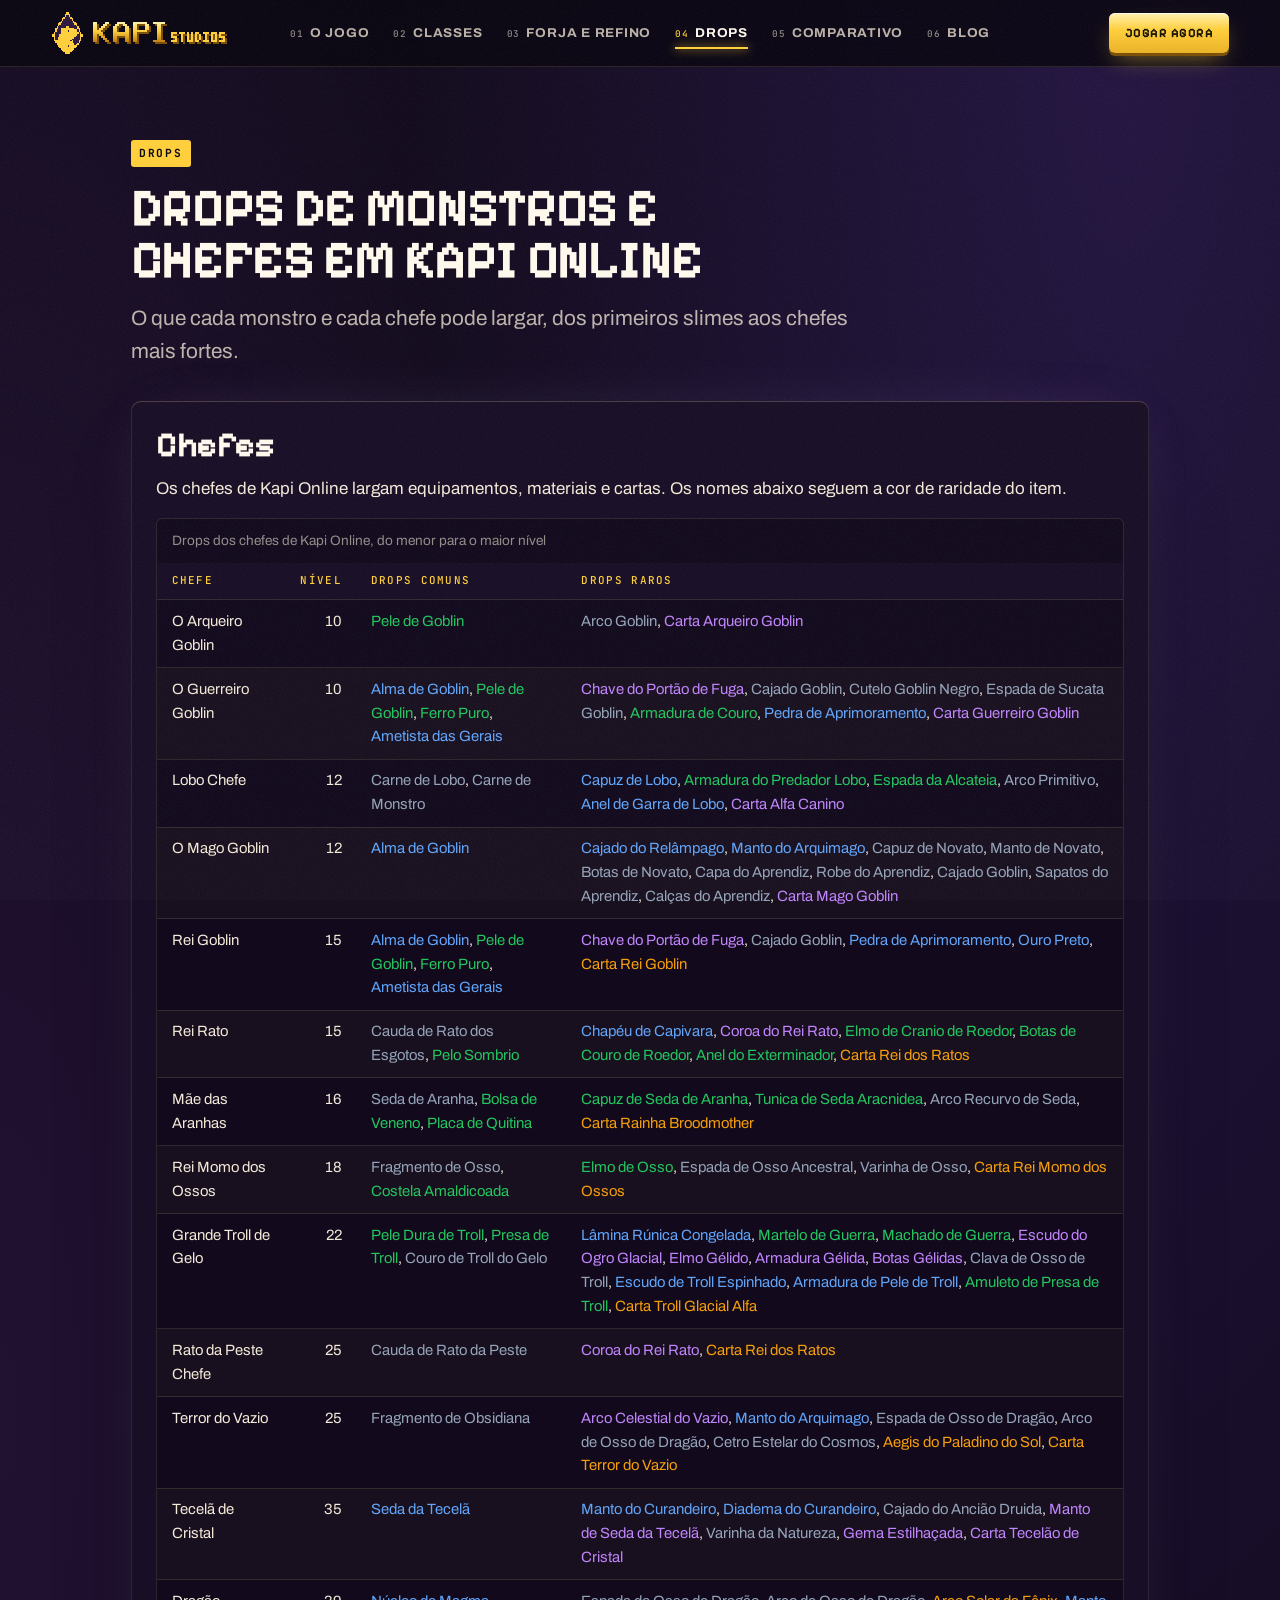
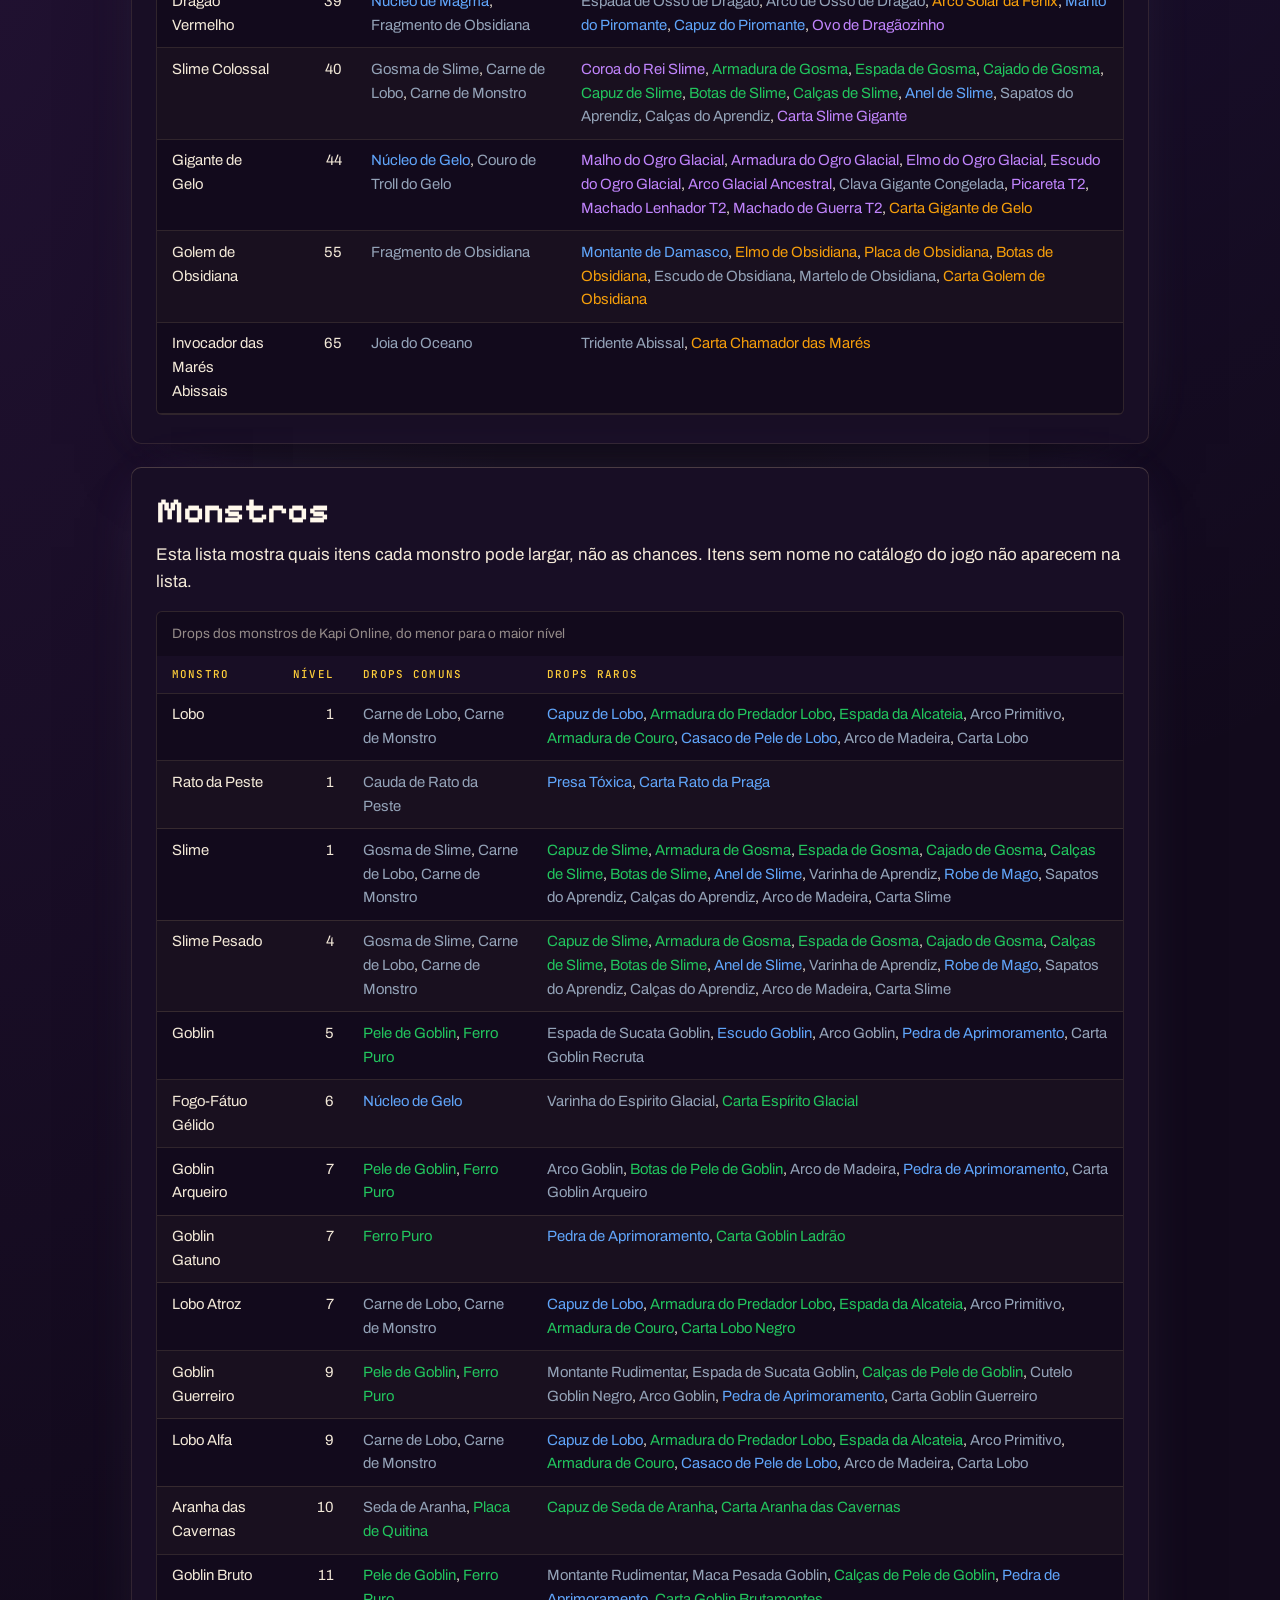
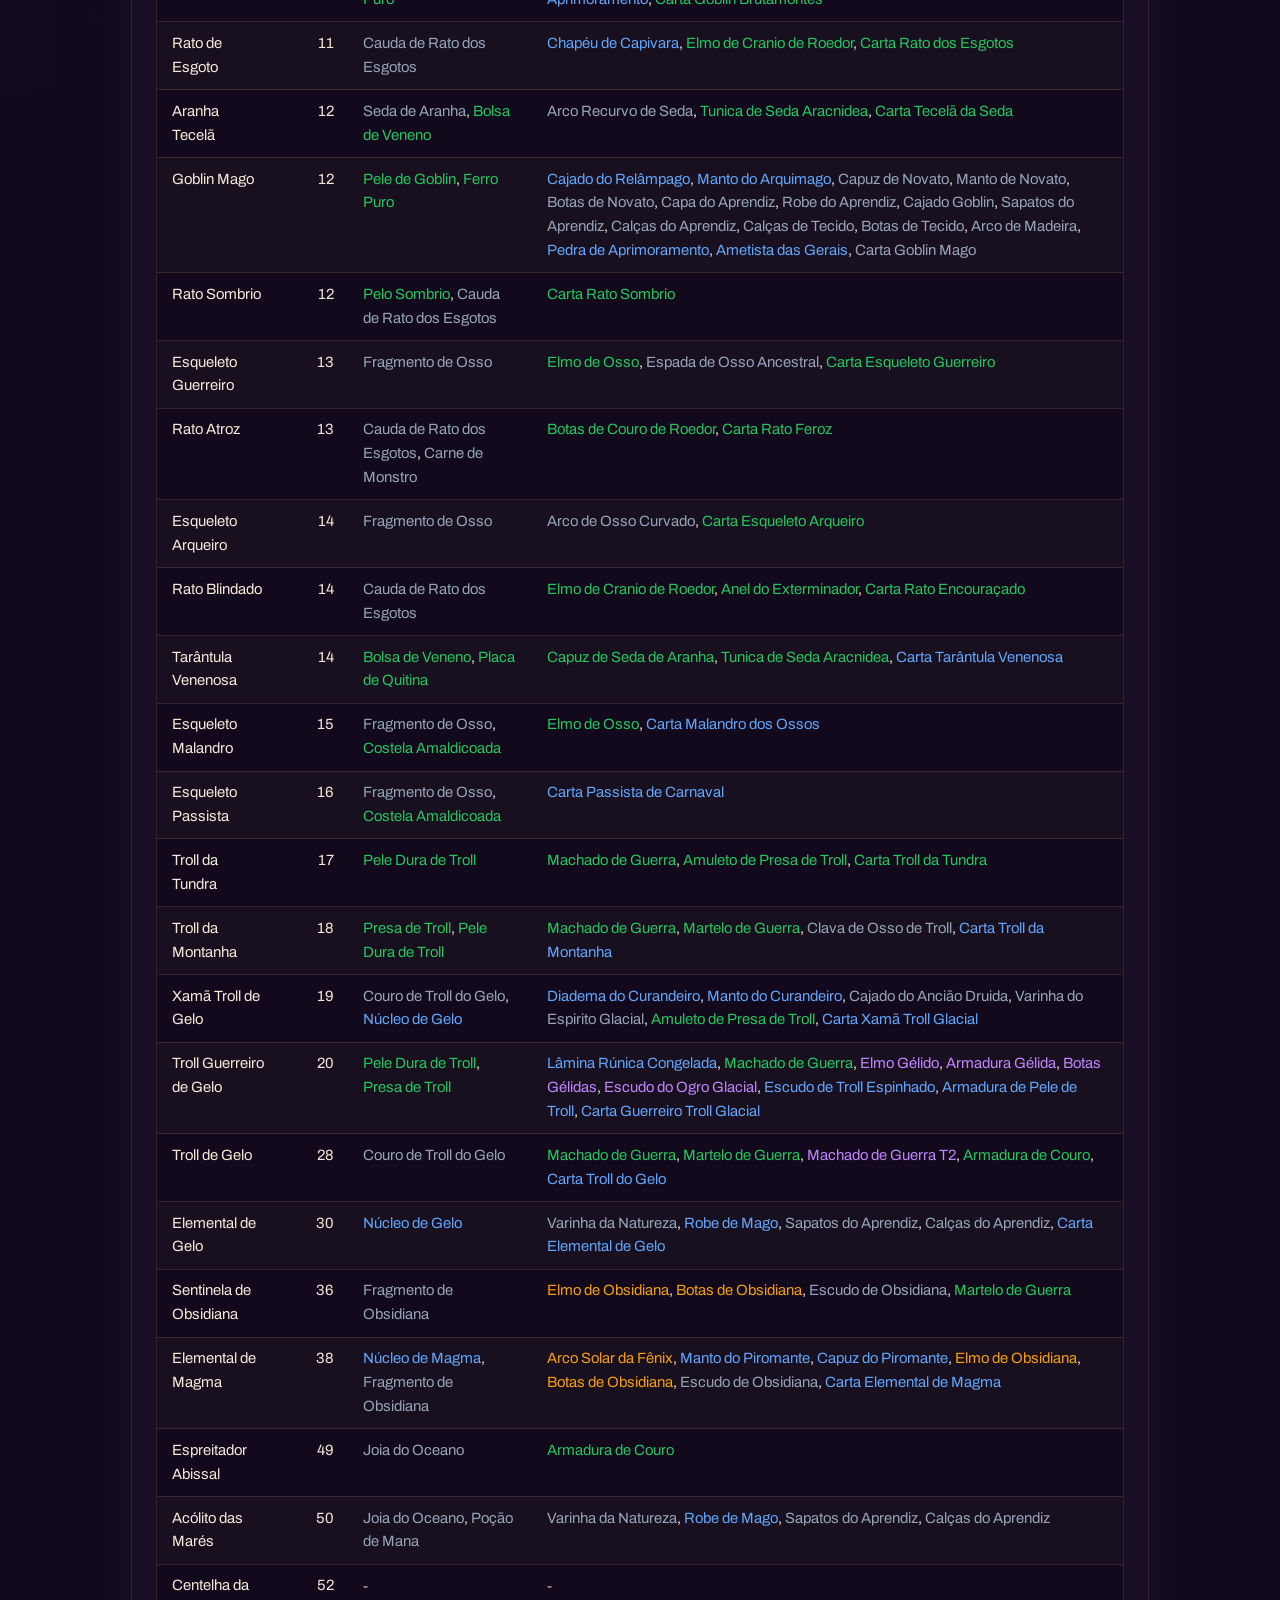
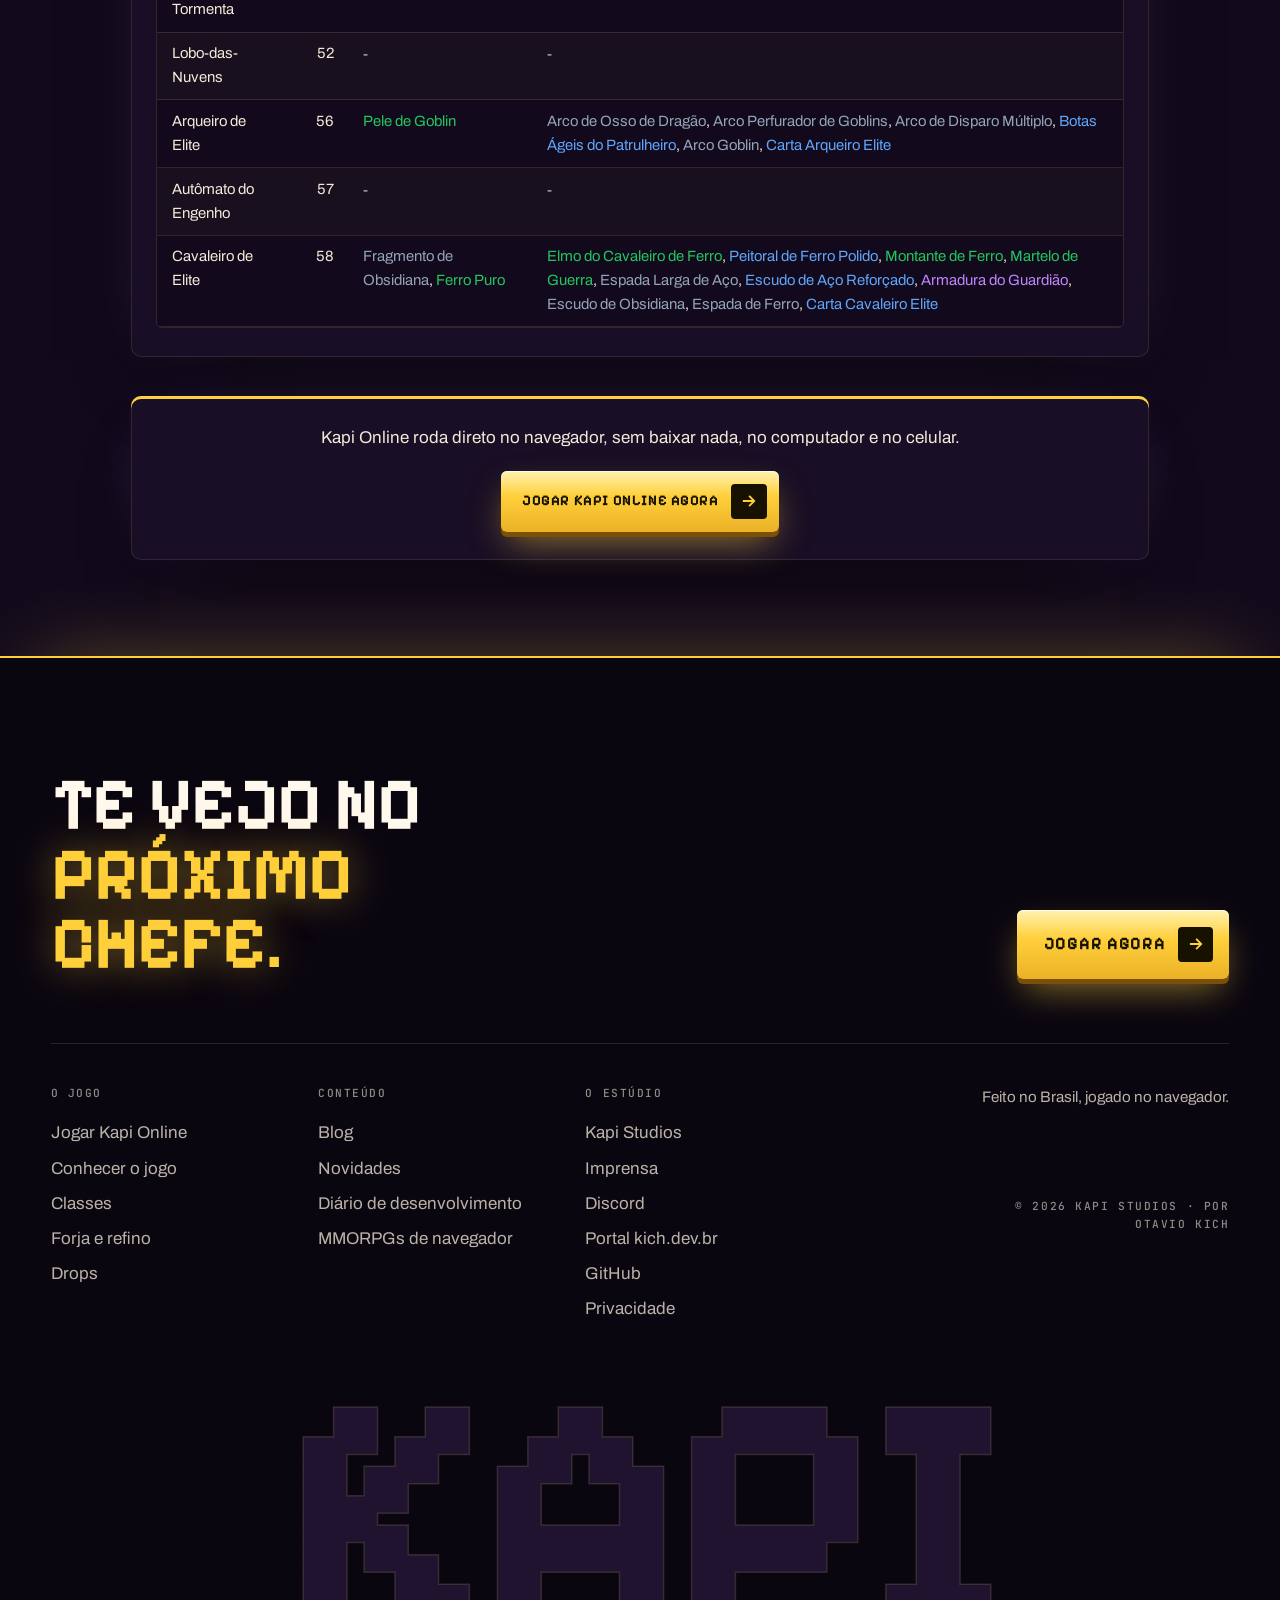
<file: mmorpg/drops/index.html>
<!DOCTYPE html>
<html lang="pt-BR">
<head>
<meta charset="UTF-8">
<meta name="viewport" content="width=device-width, initial-scale=1">
<title>Drops de monstros e chefes em Kapi Online</title>
<meta name="description" content="Lista de drops dos monstros e chefes de Kapi Online, o MMORPG brasileiro de navegador, com o nível e os itens que cada um pode largar.">
<meta name="theme-color" content="#120a1c">
<link rel="canonical" href="https://kapistudios.kich.dev.br/mmorpg/drops/">
<meta property="og:type" content="website">
<meta property="og:site_name" content="Kapi Studios">
<meta property="og:locale" content="pt_BR">
<meta property="og:url" content="https://kapistudios.kich.dev.br/mmorpg/drops/">
<meta property="og:title" content="Drops de monstros e chefes em Kapi Online">
<meta property="og:description" content="Lista de drops dos monstros e chefes de Kapi Online, o MMORPG brasileiro de navegador, com o nível e os itens que cada um pode largar.">
<meta property="og:image" content="https://mmorpg.kich.dev.br/assets/social/kapi-online-v1.jpg">
<meta name="twitter:card" content="summary_large_image">
<meta name="twitter:title" content="Drops de monstros e chefes em Kapi Online">
<meta name="twitter:description" content="Lista de drops dos monstros e chefes de Kapi Online, o MMORPG brasileiro de navegador, com o nível e os itens que cada um pode largar.">
<meta name="twitter:image" content="https://mmorpg.kich.dev.br/assets/social/kapi-online-v1.jpg">
<link rel="icon" type="image/svg+xml" href="/assets/favicon.svg">
<link rel="preconnect" href="https://fonts.googleapis.com">
<link rel="preconnect" href="https://fonts.gstatic.com" crossorigin>
<link href="https://fonts.googleapis.com/css2?family=Archivo:wdth,wght@62..125,100..900&family=JetBrains+Mono:wght@400;500;700&family=Pixelify+Sans:wght@400..700&display=swap" rel="stylesheet">
<link rel="stylesheet" href="/assets/site.css?v=e4e88c2c">
<script>document.documentElement.classList.add('js');(function(){try{var K='kapi_acq',M=2592e6,R=/^[a-z0-9][a-z0-9_-]{0,63}$/,now=Date.now(),s=JSON.parse(localStorage.getItem(K)||'null');if(s&&R.test(s.ref)&&now-Number(s.seenAt)<M)return;var q=new URLSearchParams(location.search),r=(q.get('ref')||q.get('utm_source')||'').trim().toLowerCase();if(R.test(r))localStorage.setItem(K,JSON.stringify({ref:r,landing:location.pathname,seenAt:now}))}catch(e){}})();</script>
<script type="application/ld+json">{"@context":"https://schema.org","@type":"BreadcrumbList","itemListElement":[{"@type":"ListItem","position":1,"name":"Kapi Studios","item":"https://kapistudios.kich.dev.br/"},{"@type":"ListItem","position":2,"name":"Drops","item":"https://kapistudios.kich.dev.br/mmorpg/drops/"}]}</script>

</head>
<body>
<a class="skip-link" href="#conteudo">Pular direto pro conteúdo</a>
<div class="grain" aria-hidden="true"></div>
<header class="site-header" id="site-header">
<a href="/" class="brand" aria-label="Kapi Studios, página inicial"><img src="/assets/kapi-mark.svg" alt="" width="33" height="44" class="brand-mark"><img src="/assets/kapi-wordmark.svg" alt="" width="134" height="22" class="brand-type brand-type-full"><img src="/assets/kapi-wordmark-short.svg" alt="" width="74" height="22" class="brand-type brand-type-short"></a>
<nav class="main-nav" id="main-nav" aria-label="Navegação principal"><a class="nav-link" href="/mmorpg/"><span class="nav-num">01</span>O jogo</a><a class="nav-link" href="/mmorpg/classes/"><span class="nav-num">02</span>Classes</a><a class="nav-link" href="/mmorpg/forja/"><span class="nav-num">03</span>Forja e refino</a><a class="nav-link" href="/mmorpg/drops/" aria-current="page"><span class="nav-num">04</span>Drops</a><a class="nav-link" href="/mmorpg/melhores-mmorpgs-de-navegador/"><span class="nav-num">05</span>Comparativo</a><a class="nav-link" href="/blog/"><span class="nav-num">06</span>Blog</a></nav>
<div class="header-actions">
<a class="btn btn-primary btn-sm" href="https://mmorpg.kich.dev.br/"><span>Jogar agora</span></a>
<button type="button" class="nav-toggle" id="nav-toggle" aria-expanded="false" aria-controls="main-nav" aria-label="Abrir o menu"><span></span><span></span></button>
</div>
</header>
<main id="conteudo" class="page">
<header class="page-head">
<p class="mono section-tag">drops</p>
<h1 class="display-md">Drops de monstros e chefes em Kapi Online</h1>
<p class="lead">O que cada monstro e cada chefe pode largar, dos primeiros slimes aos chefes mais fortes.</p>
</header>
<section class="panel" id="chefes">
<h2>Chefes</h2>
<p>Os chefes de Kapi Online largam equipamentos, materiais e cartas. Os nomes abaixo seguem a cor de raridade do item.</p>
<div class="scroll"><table>
<caption>Drops dos chefes de Kapi Online, do menor para o maior nível</caption>
<thead><tr><th>Chefe</th><th class="num">Nível</th><th>Drops comuns</th><th>Drops raros</th></tr></thead>
<tbody><tr><td>O Arqueiro Goblin</td><td class="num">10</td><td><span style="color:#22c55e">Pele de Goblin</span></td><td><span style="color:#94a3b8">Arco Goblin</span>, <span style="color:#c084fc">Carta Arqueiro Goblin</span></td></tr><tr><td>O Guerreiro Goblin</td><td class="num">10</td><td><span style="color:#60a5fa">Alma de Goblin</span>, <span style="color:#22c55e">Pele de Goblin</span>, <span style="color:#22c55e">Ferro Puro</span>, <span style="color:#60a5fa">Ametista das Gerais</span></td><td><span style="color:#c084fc">Chave do Portão de Fuga</span>, <span style="color:#94a3b8">Cajado Goblin</span>, <span style="color:#94a3b8">Cutelo Goblin Negro</span>, <span style="color:#94a3b8">Espada de Sucata Goblin</span>, <span style="color:#22c55e">Armadura de Couro</span>, <span style="color:#60a5fa">Pedra de Aprimoramento</span>, <span style="color:#c084fc">Carta Guerreiro Goblin</span></td></tr><tr><td>Lobo Chefe</td><td class="num">12</td><td><span style="color:#94a3b8">Carne de Lobo</span>, <span style="color:#94a3b8">Carne de Monstro</span></td><td><span style="color:#60a5fa">Capuz de Lobo</span>, <span style="color:#22c55e">Armadura do Predador Lobo</span>, <span style="color:#22c55e">Espada da Alcateia</span>, <span style="color:#94a3b8">Arco Primitivo</span>, <span style="color:#60a5fa">Anel de Garra de Lobo</span>, <span style="color:#c084fc">Carta Alfa Canino</span></td></tr><tr><td>O Mago Goblin</td><td class="num">12</td><td><span style="color:#60a5fa">Alma de Goblin</span></td><td><span style="color:#60a5fa">Cajado do Relâmpago</span>, <span style="color:#60a5fa">Manto do Arquimago</span>, <span style="color:#94a3b8">Capuz de Novato</span>, <span style="color:#94a3b8">Manto de Novato</span>, <span style="color:#94a3b8">Botas de Novato</span>, <span style="color:#94a3b8">Capa do Aprendiz</span>, <span style="color:#94a3b8">Robe do Aprendiz</span>, <span style="color:#94a3b8">Cajado Goblin</span>, <span style="color:#94a3b8">Sapatos do Aprendiz</span>, <span style="color:#94a3b8">Calças do Aprendiz</span>, <span style="color:#c084fc">Carta Mago Goblin</span></td></tr><tr><td>Rei Goblin</td><td class="num">15</td><td><span style="color:#60a5fa">Alma de Goblin</span>, <span style="color:#22c55e">Pele de Goblin</span>, <span style="color:#22c55e">Ferro Puro</span>, <span style="color:#60a5fa">Ametista das Gerais</span></td><td><span style="color:#c084fc">Chave do Portão de Fuga</span>, <span style="color:#94a3b8">Cajado Goblin</span>, <span style="color:#60a5fa">Pedra de Aprimoramento</span>, <span style="color:#60a5fa">Ouro Preto</span>, <span style="color:#f59e0b">Carta Rei Goblin</span></td></tr><tr><td>Rei Rato</td><td class="num">15</td><td><span style="color:#94a3b8">Cauda de Rato dos Esgotos</span>, <span style="color:#22c55e">Pelo Sombrio</span></td><td><span style="color:#60a5fa">Chapéu de Capivara</span>, <span style="color:#c084fc">Coroa do Rei Rato</span>, <span style="color:#22c55e">Elmo de Cranio de Roedor</span>, <span style="color:#22c55e">Botas de Couro de Roedor</span>, <span style="color:#22c55e">Anel do Exterminador</span>, <span style="color:#f59e0b">Carta Rei dos Ratos</span></td></tr><tr><td>Mãe das Aranhas</td><td class="num">16</td><td><span style="color:#94a3b8">Seda de Aranha</span>, <span style="color:#22c55e">Bolsa de Veneno</span>, <span style="color:#22c55e">Placa de Quitina</span></td><td><span style="color:#22c55e">Capuz de Seda de Aranha</span>, <span style="color:#22c55e">Tunica de Seda Aracnidea</span>, <span style="color:#94a3b8">Arco Recurvo de Seda</span>, <span style="color:#f59e0b">Carta Rainha Broodmother</span></td></tr><tr><td>Rei Momo dos Ossos</td><td class="num">18</td><td><span style="color:#94a3b8">Fragmento de Osso</span>, <span style="color:#22c55e">Costela Amaldicoada</span></td><td><span style="color:#22c55e">Elmo de Osso</span>, <span style="color:#94a3b8">Espada de Osso Ancestral</span>, <span style="color:#94a3b8">Varinha de Osso</span>, <span style="color:#f59e0b">Carta Rei Momo dos Ossos</span></td></tr><tr><td>Grande Troll de Gelo</td><td class="num">22</td><td><span style="color:#22c55e">Pele Dura de Troll</span>, <span style="color:#22c55e">Presa de Troll</span>, <span style="color:#94a3b8">Couro de Troll do Gelo</span></td><td><span style="color:#60a5fa">Lâmina Rúnica Congelada</span>, <span style="color:#22c55e">Martelo de Guerra</span>, <span style="color:#22c55e">Machado de Guerra</span>, <span style="color:#c084fc">Escudo do Ogro Glacial</span>, <span style="color:#c084fc">Elmo Gélido</span>, <span style="color:#c084fc">Armadura Gélida</span>, <span style="color:#c084fc">Botas Gélidas</span>, <span style="color:#94a3b8">Clava de Osso de Troll</span>, <span style="color:#60a5fa">Escudo de Troll Espinhado</span>, <span style="color:#60a5fa">Armadura de Pele de Troll</span>, <span style="color:#22c55e">Amuleto de Presa de Troll</span>, <span style="color:#f59e0b">Carta Troll Glacial Alfa</span></td></tr><tr><td>Rato da Peste Chefe</td><td class="num">25</td><td><span style="color:#94a3b8">Cauda de Rato da Peste</span></td><td><span style="color:#c084fc">Coroa do Rei Rato</span>, <span style="color:#f59e0b">Carta Rei dos Ratos</span></td></tr><tr><td>Terror do Vazio</td><td class="num">25</td><td><span style="color:#94a3b8">Fragmento de Obsidiana</span></td><td><span style="color:#c084fc">Arco Celestial do Vazio</span>, <span style="color:#60a5fa">Manto do Arquimago</span>, <span style="color:#94a3b8">Espada de Osso de Dragão</span>, <span style="color:#94a3b8">Arco de Osso de Dragão</span>, <span style="color:#94a3b8">Cetro Estelar do Cosmos</span>, <span style="color:#f59e0b">Aegis do Paladino do Sol</span>, <span style="color:#f59e0b">Carta Terror do Vazio</span></td></tr><tr><td>Tecelã de Cristal</td><td class="num">35</td><td><span style="color:#60a5fa">Seda da Tecelã</span></td><td><span style="color:#60a5fa">Manto do Curandeiro</span>, <span style="color:#60a5fa">Diadema do Curandeiro</span>, <span style="color:#94a3b8">Cajado do Ancião Druida</span>, <span style="color:#c084fc">Manto de Seda da Tecelã</span>, <span style="color:#94a3b8">Varinha da Natureza</span>, <span style="color:#c084fc">Gema Estilhaçada</span>, <span style="color:#c084fc">Carta Tecelão de Cristal</span></td></tr><tr><td>Dragão Vermelho</td><td class="num">39</td><td><span style="color:#60a5fa">Núcleo de Magma</span>, <span style="color:#94a3b8">Fragmento de Obsidiana</span></td><td><span style="color:#94a3b8">Espada de Osso de Dragão</span>, <span style="color:#94a3b8">Arco de Osso de Dragão</span>, <span style="color:#f59e0b">Arco Solar da Fênix</span>, <span style="color:#60a5fa">Manto do Piromante</span>, <span style="color:#60a5fa">Capuz do Piromante</span>, <span style="color:#c084fc">Ovo de Dragãozinho</span></td></tr><tr><td>Slime Colossal</td><td class="num">40</td><td><span style="color:#94a3b8">Gosma de Slime</span>, <span style="color:#94a3b8">Carne de Lobo</span>, <span style="color:#94a3b8">Carne de Monstro</span></td><td><span style="color:#c084fc">Coroa do Rei Slime</span>, <span style="color:#22c55e">Armadura de Gosma</span>, <span style="color:#22c55e">Espada de Gosma</span>, <span style="color:#22c55e">Cajado de Gosma</span>, <span style="color:#22c55e">Capuz de Slime</span>, <span style="color:#22c55e">Botas de Slime</span>, <span style="color:#22c55e">Calças de Slime</span>, <span style="color:#60a5fa">Anel de Slime</span>, <span style="color:#94a3b8">Sapatos do Aprendiz</span>, <span style="color:#94a3b8">Calças do Aprendiz</span>, <span style="color:#c084fc">Carta Slime Gigante</span></td></tr><tr><td>Gigante de Gelo</td><td class="num">44</td><td><span style="color:#60a5fa">Núcleo de Gelo</span>, <span style="color:#94a3b8">Couro de Troll do Gelo</span></td><td><span style="color:#c084fc">Malho do Ogro Glacial</span>, <span style="color:#c084fc">Armadura do Ogro Glacial</span>, <span style="color:#c084fc">Elmo do Ogro Glacial</span>, <span style="color:#c084fc">Escudo do Ogro Glacial</span>, <span style="color:#c084fc">Arco Glacial Ancestral</span>, <span style="color:#94a3b8">Clava Gigante Congelada</span>, <span style="color:#c084fc">Picareta T2</span>, <span style="color:#c084fc">Machado Lenhador T2</span>, <span style="color:#c084fc">Machado de Guerra T2</span>, <span style="color:#f59e0b">Carta Gigante de Gelo</span></td></tr><tr><td>Golem de Obsidiana</td><td class="num">55</td><td><span style="color:#94a3b8">Fragmento de Obsidiana</span></td><td><span style="color:#60a5fa">Montante de Damasco</span>, <span style="color:#f59e0b">Elmo de Obsidiana</span>, <span style="color:#f59e0b">Placa de Obsidiana</span>, <span style="color:#f59e0b">Botas de Obsidiana</span>, <span style="color:#94a3b8">Escudo de Obsidiana</span>, <span style="color:#94a3b8">Martelo de Obsidiana</span>, <span style="color:#f59e0b">Carta Golem de Obsidiana</span></td></tr><tr><td>Invocador das Marés Abissais</td><td class="num">65</td><td><span style="color:#94a3b8">Joia do Oceano</span></td><td><span style="color:#94a3b8">Tridente Abissal</span>, <span style="color:#f59e0b">Carta Chamador das Marés</span></td></tr></tbody>
</table></div>
</section>
<section class="panel" id="monstros">
<h2>Monstros</h2>
<p>Esta lista mostra quais itens cada monstro pode largar, não as chances. Itens sem nome no catálogo do jogo não aparecem na lista.</p>
<div class="scroll"><table>
<caption>Drops dos monstros de Kapi Online, do menor para o maior nível</caption>
<thead><tr><th>Monstro</th><th class="num">Nível</th><th>Drops comuns</th><th>Drops raros</th></tr></thead>
<tbody><tr><td>Lobo</td><td class="num">1</td><td><span style="color:#94a3b8">Carne de Lobo</span>, <span style="color:#94a3b8">Carne de Monstro</span></td><td><span style="color:#60a5fa">Capuz de Lobo</span>, <span style="color:#22c55e">Armadura do Predador Lobo</span>, <span style="color:#22c55e">Espada da Alcateia</span>, <span style="color:#94a3b8">Arco Primitivo</span>, <span style="color:#22c55e">Armadura de Couro</span>, <span style="color:#60a5fa">Casaco de Pele de Lobo</span>, <span style="color:#94a3b8">Arco de Madeira</span>, <span style="color:#94a3b8">Carta Lobo</span></td></tr><tr><td>Rato da Peste</td><td class="num">1</td><td><span style="color:#94a3b8">Cauda de Rato da Peste</span></td><td><span style="color:#60a5fa">Presa Tóxica</span>, <span style="color:#60a5fa">Carta Rato da Praga</span></td></tr><tr><td>Slime</td><td class="num">1</td><td><span style="color:#94a3b8">Gosma de Slime</span>, <span style="color:#94a3b8">Carne de Lobo</span>, <span style="color:#94a3b8">Carne de Monstro</span></td><td><span style="color:#22c55e">Capuz de Slime</span>, <span style="color:#22c55e">Armadura de Gosma</span>, <span style="color:#22c55e">Espada de Gosma</span>, <span style="color:#22c55e">Cajado de Gosma</span>, <span style="color:#22c55e">Calças de Slime</span>, <span style="color:#22c55e">Botas de Slime</span>, <span style="color:#60a5fa">Anel de Slime</span>, <span style="color:#94a3b8">Varinha de Aprendiz</span>, <span style="color:#60a5fa">Robe de Mago</span>, <span style="color:#94a3b8">Sapatos do Aprendiz</span>, <span style="color:#94a3b8">Calças do Aprendiz</span>, <span style="color:#94a3b8">Arco de Madeira</span>, <span style="color:#94a3b8">Carta Slime</span></td></tr><tr><td>Slime Pesado</td><td class="num">4</td><td><span style="color:#94a3b8">Gosma de Slime</span>, <span style="color:#94a3b8">Carne de Lobo</span>, <span style="color:#94a3b8">Carne de Monstro</span></td><td><span style="color:#22c55e">Capuz de Slime</span>, <span style="color:#22c55e">Armadura de Gosma</span>, <span style="color:#22c55e">Espada de Gosma</span>, <span style="color:#22c55e">Cajado de Gosma</span>, <span style="color:#22c55e">Calças de Slime</span>, <span style="color:#22c55e">Botas de Slime</span>, <span style="color:#60a5fa">Anel de Slime</span>, <span style="color:#94a3b8">Varinha de Aprendiz</span>, <span style="color:#60a5fa">Robe de Mago</span>, <span style="color:#94a3b8">Sapatos do Aprendiz</span>, <span style="color:#94a3b8">Calças do Aprendiz</span>, <span style="color:#94a3b8">Arco de Madeira</span>, <span style="color:#94a3b8">Carta Slime</span></td></tr><tr><td>Goblin</td><td class="num">5</td><td><span style="color:#22c55e">Pele de Goblin</span>, <span style="color:#22c55e">Ferro Puro</span></td><td><span style="color:#94a3b8">Espada de Sucata Goblin</span>, <span style="color:#60a5fa">Escudo Goblin</span>, <span style="color:#94a3b8">Arco Goblin</span>, <span style="color:#60a5fa">Pedra de Aprimoramento</span>, <span style="color:#94a3b8">Carta Goblin Recruta</span></td></tr><tr><td>Fogo-Fátuo Gélido</td><td class="num">6</td><td><span style="color:#60a5fa">Núcleo de Gelo</span></td><td><span style="color:#94a3b8">Varinha do Espirito Glacial</span>, <span style="color:#22c55e">Carta Espírito Glacial</span></td></tr><tr><td>Goblin Arqueiro</td><td class="num">7</td><td><span style="color:#22c55e">Pele de Goblin</span>, <span style="color:#22c55e">Ferro Puro</span></td><td><span style="color:#94a3b8">Arco Goblin</span>, <span style="color:#22c55e">Botas de Pele de Goblin</span>, <span style="color:#94a3b8">Arco de Madeira</span>, <span style="color:#60a5fa">Pedra de Aprimoramento</span>, <span style="color:#94a3b8">Carta Goblin Arqueiro</span></td></tr><tr><td>Goblin Gatuno</td><td class="num">7</td><td><span style="color:#22c55e">Ferro Puro</span></td><td><span style="color:#60a5fa">Pedra de Aprimoramento</span>, <span style="color:#22c55e">Carta Goblin Ladrão</span></td></tr><tr><td>Lobo Atroz</td><td class="num">7</td><td><span style="color:#94a3b8">Carne de Lobo</span>, <span style="color:#94a3b8">Carne de Monstro</span></td><td><span style="color:#60a5fa">Capuz de Lobo</span>, <span style="color:#22c55e">Armadura do Predador Lobo</span>, <span style="color:#22c55e">Espada da Alcateia</span>, <span style="color:#94a3b8">Arco Primitivo</span>, <span style="color:#22c55e">Armadura de Couro</span>, <span style="color:#22c55e">Carta Lobo Negro</span></td></tr><tr><td>Goblin Guerreiro</td><td class="num">9</td><td><span style="color:#22c55e">Pele de Goblin</span>, <span style="color:#22c55e">Ferro Puro</span></td><td><span style="color:#94a3b8">Montante Rudimentar</span>, <span style="color:#94a3b8">Espada de Sucata Goblin</span>, <span style="color:#22c55e">Calças de Pele de Goblin</span>, <span style="color:#94a3b8">Cutelo Goblin Negro</span>, <span style="color:#94a3b8">Arco Goblin</span>, <span style="color:#60a5fa">Pedra de Aprimoramento</span>, <span style="color:#94a3b8">Carta Goblin Guerreiro</span></td></tr><tr><td>Lobo Alfa</td><td class="num">9</td><td><span style="color:#94a3b8">Carne de Lobo</span>, <span style="color:#94a3b8">Carne de Monstro</span></td><td><span style="color:#60a5fa">Capuz de Lobo</span>, <span style="color:#22c55e">Armadura do Predador Lobo</span>, <span style="color:#22c55e">Espada da Alcateia</span>, <span style="color:#94a3b8">Arco Primitivo</span>, <span style="color:#22c55e">Armadura de Couro</span>, <span style="color:#60a5fa">Casaco de Pele de Lobo</span>, <span style="color:#94a3b8">Arco de Madeira</span>, <span style="color:#94a3b8">Carta Lobo</span></td></tr><tr><td>Aranha das Cavernas</td><td class="num">10</td><td><span style="color:#94a3b8">Seda de Aranha</span>, <span style="color:#22c55e">Placa de Quitina</span></td><td><span style="color:#22c55e">Capuz de Seda de Aranha</span>, <span style="color:#22c55e">Carta Aranha das Cavernas</span></td></tr><tr><td>Goblin Bruto</td><td class="num">11</td><td><span style="color:#22c55e">Pele de Goblin</span>, <span style="color:#22c55e">Ferro Puro</span></td><td><span style="color:#94a3b8">Montante Rudimentar</span>, <span style="color:#94a3b8">Maca Pesada Goblin</span>, <span style="color:#22c55e">Calças de Pele de Goblin</span>, <span style="color:#60a5fa">Pedra de Aprimoramento</span>, <span style="color:#22c55e">Carta Goblin Brutamontes</span></td></tr><tr><td>Rato de Esgoto</td><td class="num">11</td><td><span style="color:#94a3b8">Cauda de Rato dos Esgotos</span></td><td><span style="color:#60a5fa">Chapéu de Capivara</span>, <span style="color:#22c55e">Elmo de Cranio de Roedor</span>, <span style="color:#22c55e">Carta Rato dos Esgotos</span></td></tr><tr><td>Aranha Tecelã</td><td class="num">12</td><td><span style="color:#94a3b8">Seda de Aranha</span>, <span style="color:#22c55e">Bolsa de Veneno</span></td><td><span style="color:#94a3b8">Arco Recurvo de Seda</span>, <span style="color:#22c55e">Tunica de Seda Aracnidea</span>, <span style="color:#22c55e">Carta Tecelã da Seda</span></td></tr><tr><td>Goblin Mago</td><td class="num">12</td><td><span style="color:#22c55e">Pele de Goblin</span>, <span style="color:#22c55e">Ferro Puro</span></td><td><span style="color:#60a5fa">Cajado do Relâmpago</span>, <span style="color:#60a5fa">Manto do Arquimago</span>, <span style="color:#94a3b8">Capuz de Novato</span>, <span style="color:#94a3b8">Manto de Novato</span>, <span style="color:#94a3b8">Botas de Novato</span>, <span style="color:#94a3b8">Capa do Aprendiz</span>, <span style="color:#94a3b8">Robe do Aprendiz</span>, <span style="color:#94a3b8">Cajado Goblin</span>, <span style="color:#94a3b8">Sapatos do Aprendiz</span>, <span style="color:#94a3b8">Calças do Aprendiz</span>, <span style="color:#94a3b8">Calças de Tecido</span>, <span style="color:#94a3b8">Botas de Tecido</span>, <span style="color:#94a3b8">Arco de Madeira</span>, <span style="color:#60a5fa">Pedra de Aprimoramento</span>, <span style="color:#60a5fa">Ametista das Gerais</span>, <span style="color:#94a3b8">Carta Goblin Mago</span></td></tr><tr><td>Rato Sombrio</td><td class="num">12</td><td><span style="color:#22c55e">Pelo Sombrio</span>, <span style="color:#94a3b8">Cauda de Rato dos Esgotos</span></td><td><span style="color:#22c55e">Carta Rato Sombrio</span></td></tr><tr><td>Esqueleto Guerreiro</td><td class="num">13</td><td><span style="color:#94a3b8">Fragmento de Osso</span></td><td><span style="color:#22c55e">Elmo de Osso</span>, <span style="color:#94a3b8">Espada de Osso Ancestral</span>, <span style="color:#22c55e">Carta Esqueleto Guerreiro</span></td></tr><tr><td>Rato Atroz</td><td class="num">13</td><td><span style="color:#94a3b8">Cauda de Rato dos Esgotos</span>, <span style="color:#94a3b8">Carne de Monstro</span></td><td><span style="color:#22c55e">Botas de Couro de Roedor</span>, <span style="color:#22c55e">Carta Rato Feroz</span></td></tr><tr><td>Esqueleto Arqueiro</td><td class="num">14</td><td><span style="color:#94a3b8">Fragmento de Osso</span></td><td><span style="color:#94a3b8">Arco de Osso Curvado</span>, <span style="color:#22c55e">Carta Esqueleto Arqueiro</span></td></tr><tr><td>Rato Blindado</td><td class="num">14</td><td><span style="color:#94a3b8">Cauda de Rato dos Esgotos</span></td><td><span style="color:#22c55e">Elmo de Cranio de Roedor</span>, <span style="color:#22c55e">Anel do Exterminador</span>, <span style="color:#22c55e">Carta Rato Encouraçado</span></td></tr><tr><td>Tarântula Venenosa</td><td class="num">14</td><td><span style="color:#22c55e">Bolsa de Veneno</span>, <span style="color:#22c55e">Placa de Quitina</span></td><td><span style="color:#22c55e">Capuz de Seda de Aranha</span>, <span style="color:#22c55e">Tunica de Seda Aracnidea</span>, <span style="color:#60a5fa">Carta Tarântula Venenosa</span></td></tr><tr><td>Esqueleto Malandro</td><td class="num">15</td><td><span style="color:#94a3b8">Fragmento de Osso</span>, <span style="color:#22c55e">Costela Amaldicoada</span></td><td><span style="color:#22c55e">Elmo de Osso</span>, <span style="color:#60a5fa">Carta Malandro dos Ossos</span></td></tr><tr><td>Esqueleto Passista</td><td class="num">16</td><td><span style="color:#94a3b8">Fragmento de Osso</span>, <span style="color:#22c55e">Costela Amaldicoada</span></td><td><span style="color:#60a5fa">Carta Passista de Carnaval</span></td></tr><tr><td>Troll da Tundra</td><td class="num">17</td><td><span style="color:#22c55e">Pele Dura de Troll</span></td><td><span style="color:#22c55e">Machado de Guerra</span>, <span style="color:#22c55e">Amuleto de Presa de Troll</span>, <span style="color:#22c55e">Carta Troll da Tundra</span></td></tr><tr><td>Troll da Montanha</td><td class="num">18</td><td><span style="color:#22c55e">Presa de Troll</span>, <span style="color:#22c55e">Pele Dura de Troll</span></td><td><span style="color:#22c55e">Machado de Guerra</span>, <span style="color:#22c55e">Martelo de Guerra</span>, <span style="color:#94a3b8">Clava de Osso de Troll</span>, <span style="color:#60a5fa">Carta Troll da Montanha</span></td></tr><tr><td>Xamã Troll de Gelo</td><td class="num">19</td><td><span style="color:#94a3b8">Couro de Troll do Gelo</span>, <span style="color:#60a5fa">Núcleo de Gelo</span></td><td><span style="color:#60a5fa">Diadema do Curandeiro</span>, <span style="color:#60a5fa">Manto do Curandeiro</span>, <span style="color:#94a3b8">Cajado do Ancião Druida</span>, <span style="color:#94a3b8">Varinha do Espirito Glacial</span>, <span style="color:#22c55e">Amuleto de Presa de Troll</span>, <span style="color:#60a5fa">Carta Xamã Troll Glacial</span></td></tr><tr><td>Troll Guerreiro de Gelo</td><td class="num">20</td><td><span style="color:#22c55e">Pele Dura de Troll</span>, <span style="color:#22c55e">Presa de Troll</span></td><td><span style="color:#60a5fa">Lâmina Rúnica Congelada</span>, <span style="color:#22c55e">Machado de Guerra</span>, <span style="color:#c084fc">Elmo Gélido</span>, <span style="color:#c084fc">Armadura Gélida</span>, <span style="color:#c084fc">Botas Gélidas</span>, <span style="color:#c084fc">Escudo do Ogro Glacial</span>, <span style="color:#60a5fa">Escudo de Troll Espinhado</span>, <span style="color:#60a5fa">Armadura de Pele de Troll</span>, <span style="color:#60a5fa">Carta Guerreiro Troll Glacial</span></td></tr><tr><td>Troll de Gelo</td><td class="num">28</td><td><span style="color:#94a3b8">Couro de Troll do Gelo</span></td><td><span style="color:#22c55e">Machado de Guerra</span>, <span style="color:#22c55e">Martelo de Guerra</span>, <span style="color:#c084fc">Machado de Guerra T2</span>, <span style="color:#22c55e">Armadura de Couro</span>, <span style="color:#60a5fa">Carta Troll do Gelo</span></td></tr><tr><td>Elemental de Gelo</td><td class="num">30</td><td><span style="color:#60a5fa">Núcleo de Gelo</span></td><td><span style="color:#94a3b8">Varinha da Natureza</span>, <span style="color:#60a5fa">Robe de Mago</span>, <span style="color:#94a3b8">Sapatos do Aprendiz</span>, <span style="color:#94a3b8">Calças do Aprendiz</span>, <span style="color:#60a5fa">Carta Elemental de Gelo</span></td></tr><tr><td>Sentinela de Obsidiana</td><td class="num">36</td><td><span style="color:#94a3b8">Fragmento de Obsidiana</span></td><td><span style="color:#f59e0b">Elmo de Obsidiana</span>, <span style="color:#f59e0b">Botas de Obsidiana</span>, <span style="color:#94a3b8">Escudo de Obsidiana</span>, <span style="color:#22c55e">Martelo de Guerra</span></td></tr><tr><td>Elemental de Magma</td><td class="num">38</td><td><span style="color:#60a5fa">Núcleo de Magma</span>, <span style="color:#94a3b8">Fragmento de Obsidiana</span></td><td><span style="color:#f59e0b">Arco Solar da Fênix</span>, <span style="color:#60a5fa">Manto do Piromante</span>, <span style="color:#60a5fa">Capuz do Piromante</span>, <span style="color:#f59e0b">Elmo de Obsidiana</span>, <span style="color:#f59e0b">Botas de Obsidiana</span>, <span style="color:#94a3b8">Escudo de Obsidiana</span>, <span style="color:#60a5fa">Carta Elemental de Magma</span></td></tr><tr><td>Espreitador Abissal</td><td class="num">49</td><td><span style="color:#94a3b8">Joia do Oceano</span></td><td><span style="color:#22c55e">Armadura de Couro</span></td></tr><tr><td>Acólito das Marés</td><td class="num">50</td><td><span style="color:#94a3b8">Joia do Oceano</span>, <span style="color:#94a3b8">Poção de Mana</span></td><td><span style="color:#94a3b8">Varinha da Natureza</span>, <span style="color:#60a5fa">Robe de Mago</span>, <span style="color:#94a3b8">Sapatos do Aprendiz</span>, <span style="color:#94a3b8">Calças do Aprendiz</span></td></tr><tr><td>Centelha da Tormenta</td><td class="num">52</td><td><span class="note">-</span></td><td><span class="note">-</span></td></tr><tr><td>Lobo-das-Nuvens</td><td class="num">52</td><td><span class="note">-</span></td><td><span class="note">-</span></td></tr><tr><td>Arqueiro de Elite</td><td class="num">56</td><td><span style="color:#22c55e">Pele de Goblin</span></td><td><span style="color:#94a3b8">Arco de Osso de Dragão</span>, <span style="color:#94a3b8">Arco Perfurador de Goblins</span>, <span style="color:#94a3b8">Arco de Disparo Múltiplo</span>, <span style="color:#60a5fa">Botas Ágeis do Patrulheiro</span>, <span style="color:#94a3b8">Arco Goblin</span>, <span style="color:#60a5fa">Carta Arqueiro Elite</span></td></tr><tr><td>Autômato do Engenho</td><td class="num">57</td><td><span class="note">-</span></td><td><span class="note">-</span></td></tr><tr><td>Cavaleiro de Elite</td><td class="num">58</td><td><span style="color:#94a3b8">Fragmento de Obsidiana</span>, <span style="color:#22c55e">Ferro Puro</span></td><td><span style="color:#22c55e">Elmo do Cavaleiro de Ferro</span>, <span style="color:#60a5fa">Peitoral de Ferro Polido</span>, <span style="color:#22c55e">Montante de Ferro</span>, <span style="color:#22c55e">Martelo de Guerra</span>, <span style="color:#94a3b8">Espada Larga de Aço</span>, <span style="color:#60a5fa">Escudo de Aço Reforçado</span>, <span style="color:#c084fc">Armadura do Guardião</span>, <span style="color:#94a3b8">Escudo de Obsidiana</span>, <span style="color:#94a3b8">Espada de Ferro</span>, <span style="color:#60a5fa">Carta Cavaleiro Elite</span></td></tr></tbody>
</table></div>
</section>
<aside class="cta"><p>Kapi Online roda direto no navegador, sem baixar nada, no computador e no celular.</p><a class="btn btn-primary" href="https://mmorpg.kich.dev.br/"><span>Jogar Kapi Online agora</span><span class="btn-icon"><svg width="18" height="18" viewBox="0 0 24 24" aria-hidden="true"><path d="M5 12h13M13 6l6 6-6 6" fill="none" stroke="currentColor" stroke-width="2.4" stroke-linecap="square" stroke-linejoin="miter"/></svg></span></a></aside>
</main>
<footer class="site-footer">
<div class="footer-top">
<p class="footer-invite">Te vejo no <em>próximo chefe.</em></p>
<a class="btn btn-primary footer-play" href="https://mmorpg.kich.dev.br/"><span>Jogar agora</span><span class="btn-icon"><svg width="18" height="18" viewBox="0 0 24 24" aria-hidden="true"><path d="M5 12h13M13 6l6 6-6 6" fill="none" stroke="currentColor" stroke-width="2.4" stroke-linecap="square" stroke-linejoin="miter"/></svg></span></a>
</div>
<div class="footer-cols">
<div class="footer-col"><p class="mono">o jogo</p><ul>
<li><a href="https://mmorpg.kich.dev.br/">Jogar Kapi Online</a></li>
<li><a href="/mmorpg/">Conhecer o jogo</a></li>
<li><a href="/mmorpg/classes/">Classes</a></li>
<li><a href="/mmorpg/forja/">Forja e refino</a></li>
<li><a href="/mmorpg/drops/">Drops</a></li>
</ul></div>
<div class="footer-col"><p class="mono">conteúdo</p><ul>
<li><a href="/blog/">Blog</a></li>
<li><a href="/blog/categoria/novidades/">Novidades</a></li>
<li><a href="/blog/categoria/diario-de-desenvolvimento/">Diário de desenvolvimento</a></li>
<li><a href="/mmorpg/melhores-mmorpgs-de-navegador/">MMORPGs de navegador</a></li>
</ul></div>
<div class="footer-col"><p class="mono">o estúdio</p><ul>
<li><a href="/">Kapi Studios</a></li>
<li><a href="/imprensa/">Imprensa</a></li>
<li><a href="https://discord.gg/JKZxhSctuv" rel="noopener noreferrer">Discord</a></li>
<li><a href="https://kich.dev.br" rel="noopener noreferrer">Portal kich.dev.br</a></li>
<li><a href="https://github.com/tavmata" rel="noopener noreferrer">GitHub</a></li>
<li><a href="https://mmorpg.kich.dev.br/privacy">Privacidade</a></li>
</ul></div>
<p class="footer-note">Feito no Brasil, jogado no navegador. <span class="mono">&copy; 2026 Kapi Studios &middot; por Otavio Kich</span></p>
</div>
<p class="footer-wordmark" aria-hidden="true"><span>K</span><span>a</span><span>p</span><span>i</span></p>
</footer>
<script>(function(){var t=document.getElementById('nav-toggle'),n=document.getElementById('main-nav');if(t&&n){t.addEventListener('click',function(){var o=n.classList.toggle('is-open');t.setAttribute('aria-expanded',o?'true':'false')})}var els=document.querySelectorAll('.reveal');if(!('IntersectionObserver' in window)){els.forEach(function(e){e.classList.add('in')});return}var io=new IntersectionObserver(function(es){es.forEach(function(x){if(x.isIntersecting){x.target.classList.add('in');io.unobserve(x.target)}})},{threshold:.12});els.forEach(function(e){io.observe(e)})})()</script>
</body>
</html>
</file>
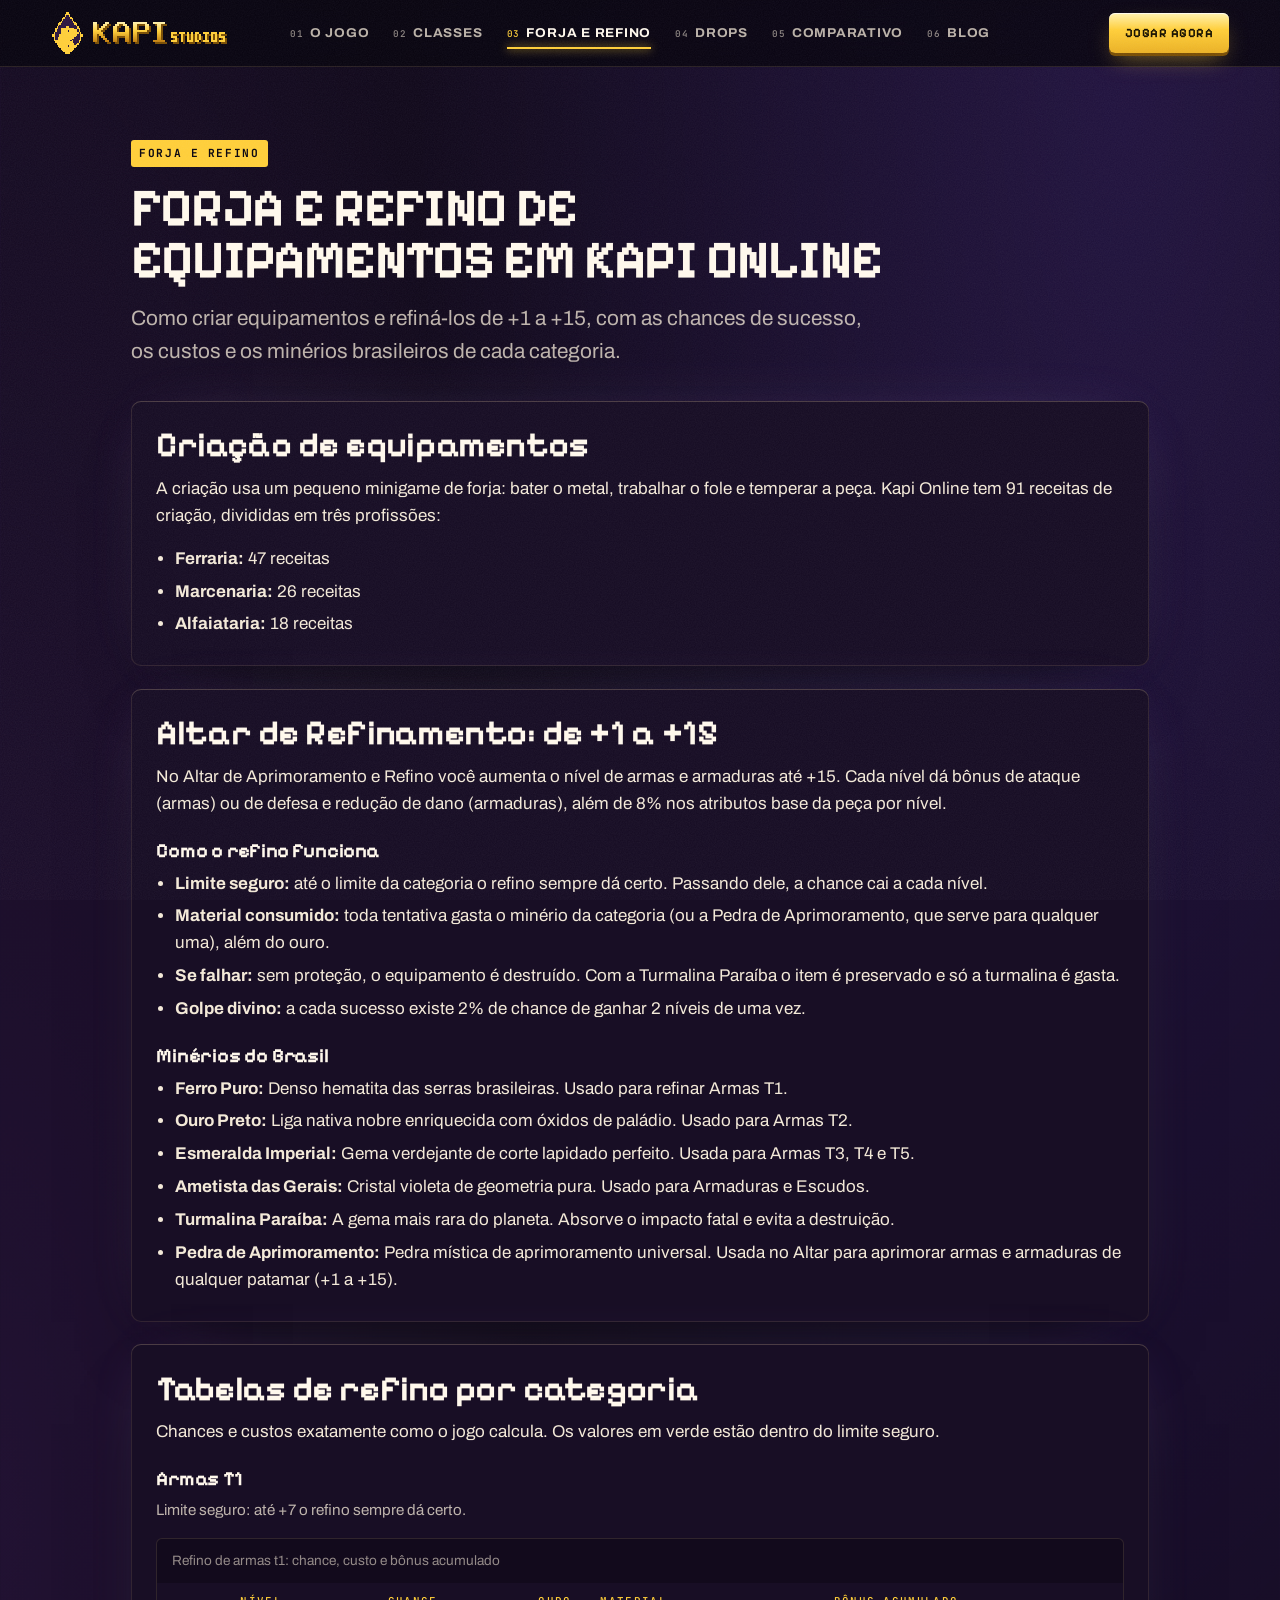
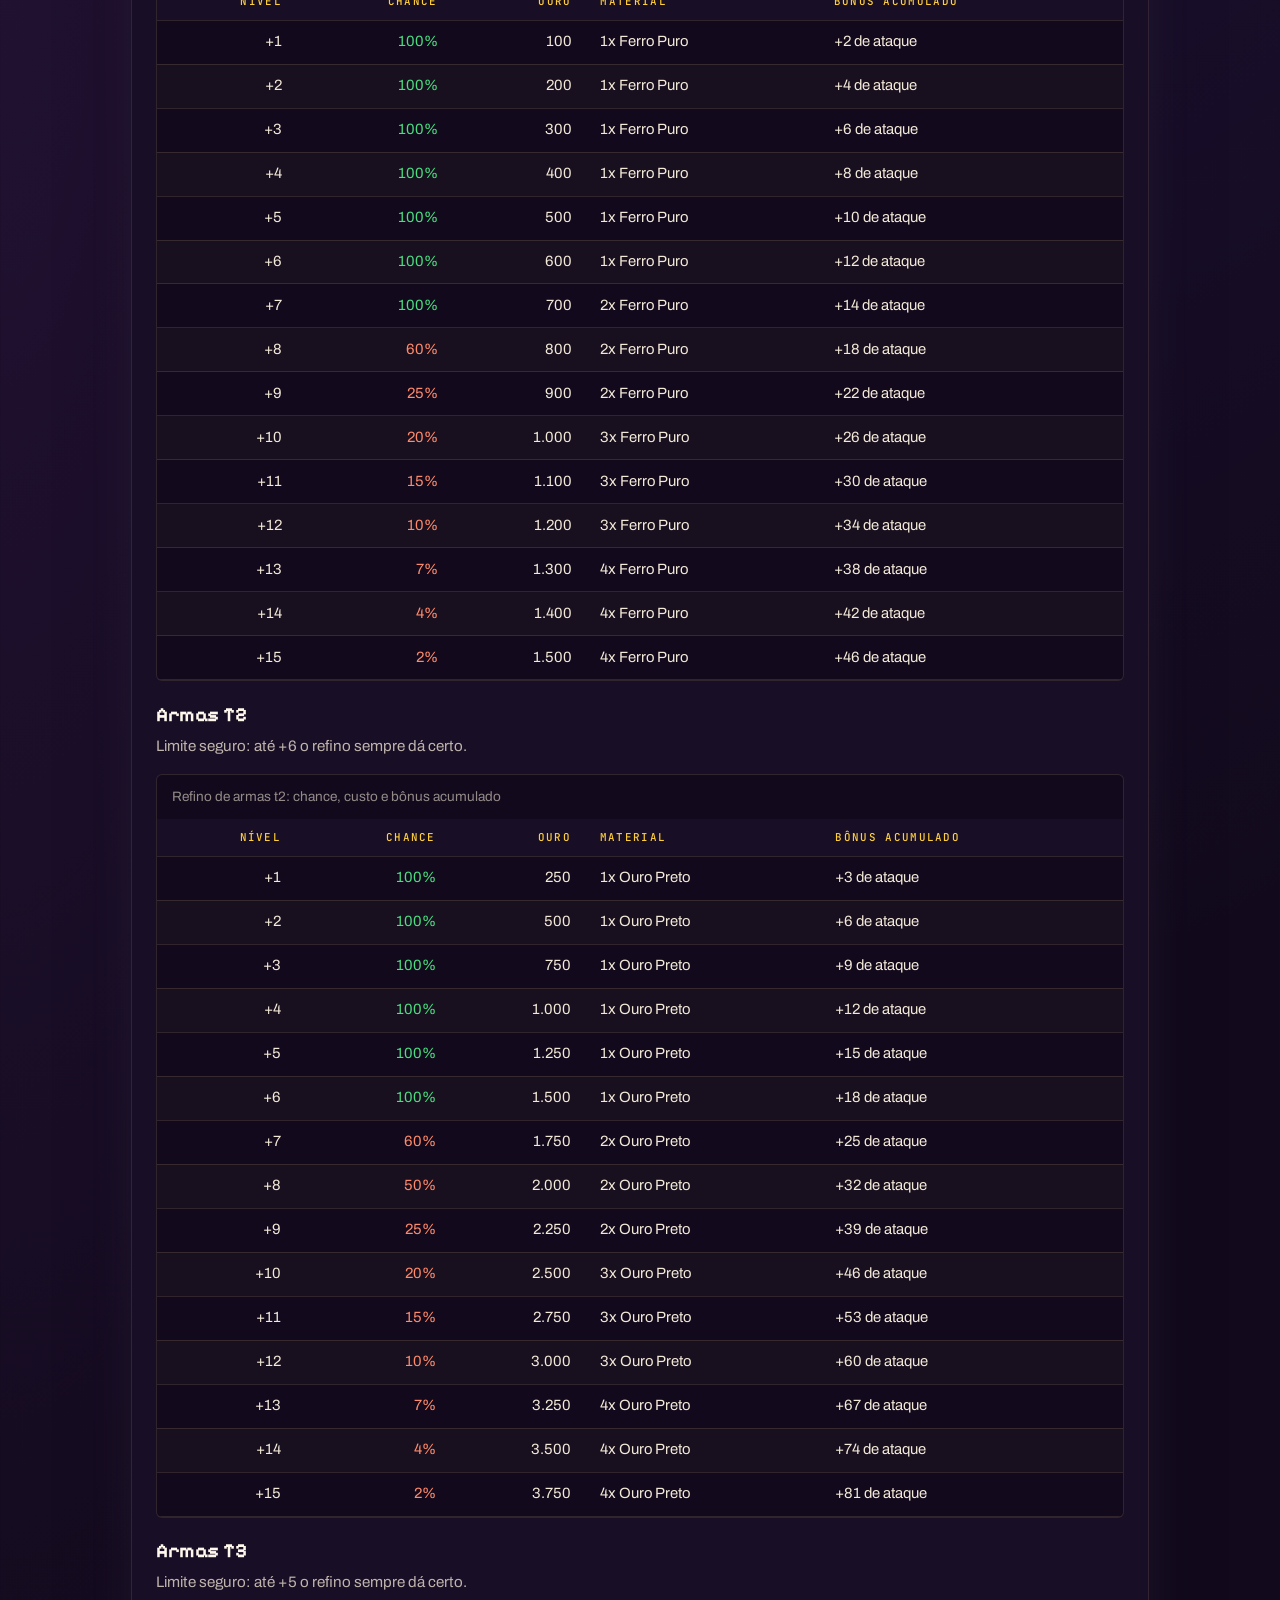
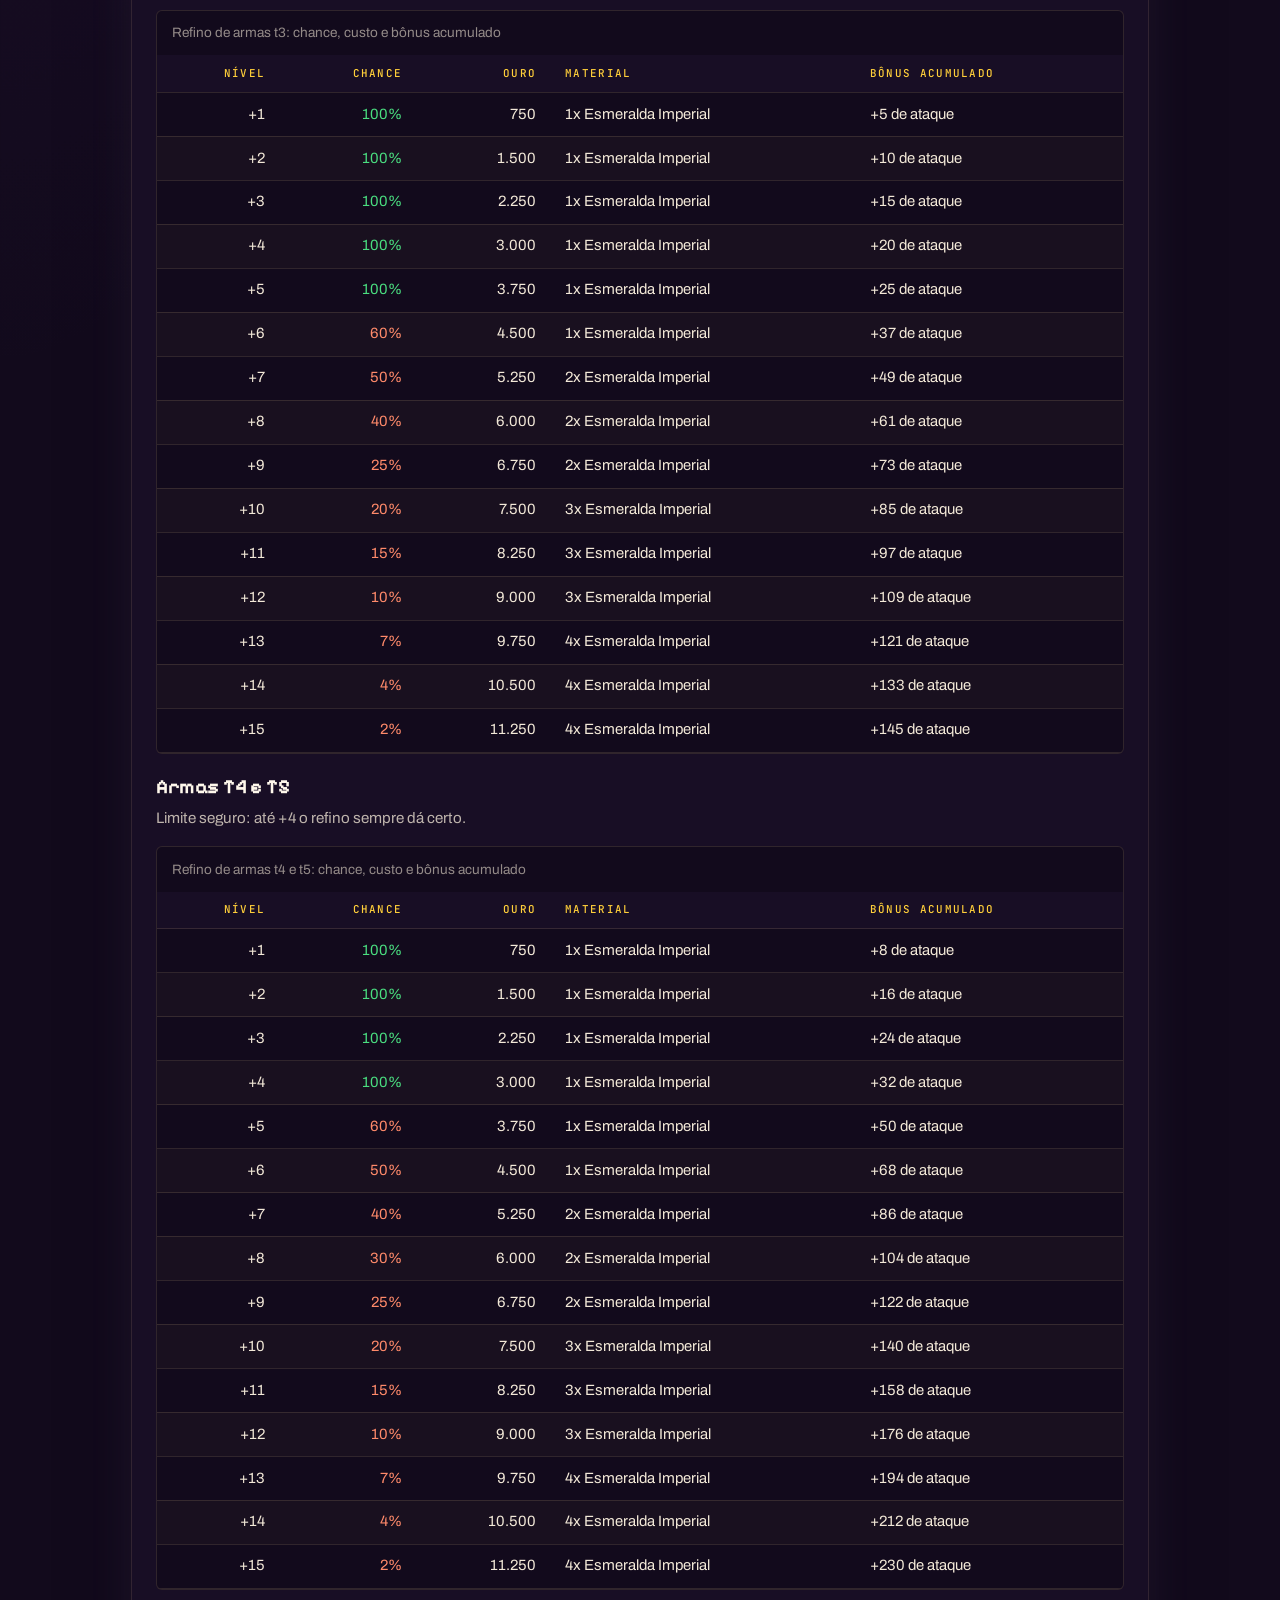
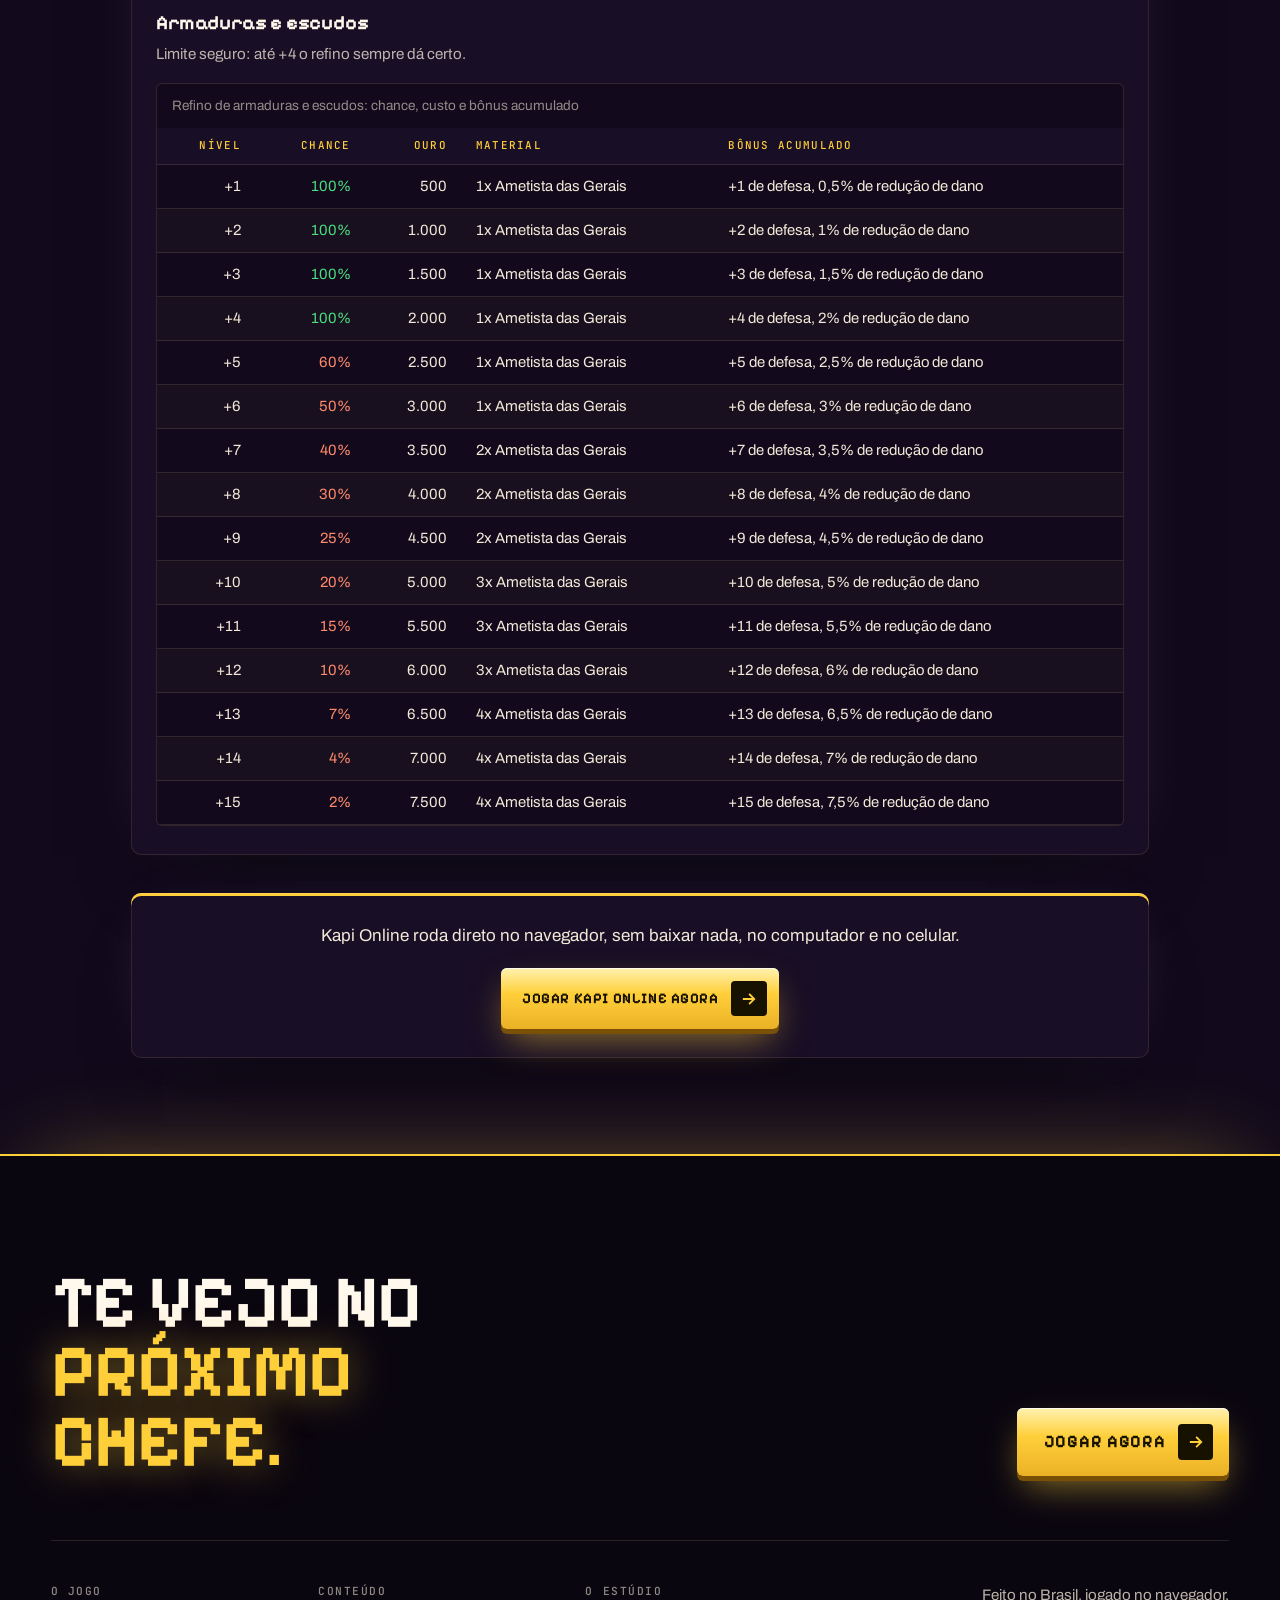
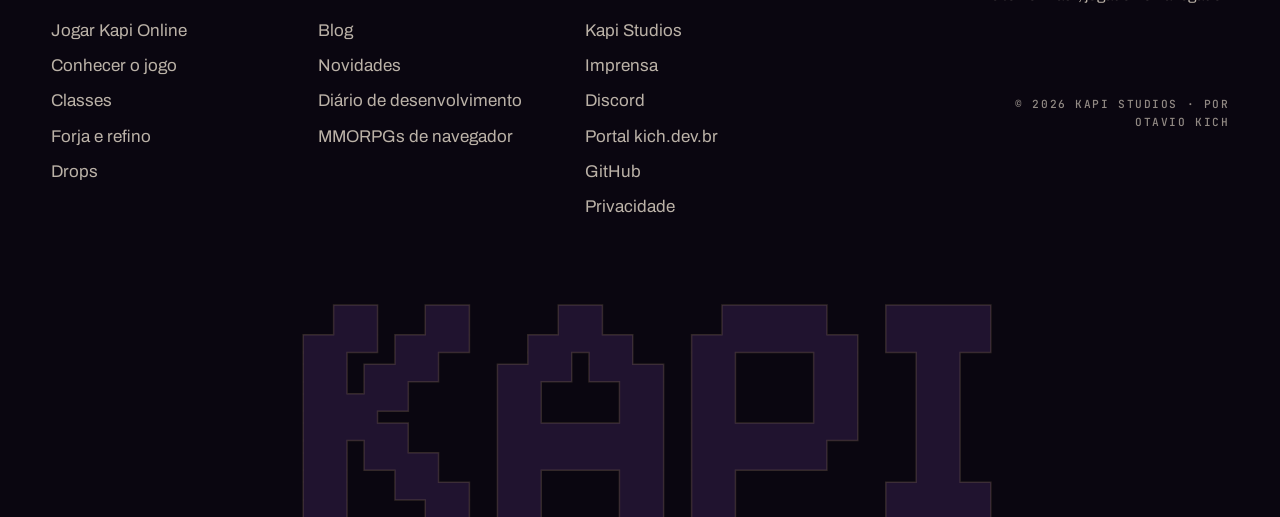
<file: mmorpg/forja/index.html>
<!DOCTYPE html>
<html lang="pt-BR">
<head>
<meta charset="UTF-8">
<meta name="viewport" content="width=device-width, initial-scale=1">
<title>Forja e refino +1 a +15 em Kapi Online: chances e custos</title>
<meta name="description" content="Guia de forja e refino do MMORPG Kapi Online: chance de sucesso, custo em ouro e minérios, limite seguro e proteção com Turmalina Paraíba.">
<meta name="theme-color" content="#120a1c">
<link rel="canonical" href="https://kapistudios.kich.dev.br/mmorpg/forja/">
<meta property="og:type" content="website">
<meta property="og:site_name" content="Kapi Studios">
<meta property="og:locale" content="pt_BR">
<meta property="og:url" content="https://kapistudios.kich.dev.br/mmorpg/forja/">
<meta property="og:title" content="Forja e refino +1 a +15 em Kapi Online: chances e custos">
<meta property="og:description" content="Guia de forja e refino do MMORPG Kapi Online: chance de sucesso, custo em ouro e minérios, limite seguro e proteção com Turmalina Paraíba.">
<meta property="og:image" content="https://mmorpg.kich.dev.br/assets/social/kapi-online-v1.jpg">
<meta name="twitter:card" content="summary_large_image">
<meta name="twitter:title" content="Forja e refino +1 a +15 em Kapi Online: chances e custos">
<meta name="twitter:description" content="Guia de forja e refino do MMORPG Kapi Online: chance de sucesso, custo em ouro e minérios, limite seguro e proteção com Turmalina Paraíba.">
<meta name="twitter:image" content="https://mmorpg.kich.dev.br/assets/social/kapi-online-v1.jpg">
<link rel="icon" type="image/svg+xml" href="/assets/favicon.svg">
<link rel="preconnect" href="https://fonts.googleapis.com">
<link rel="preconnect" href="https://fonts.gstatic.com" crossorigin>
<link href="https://fonts.googleapis.com/css2?family=Archivo:wdth,wght@62..125,100..900&family=JetBrains+Mono:wght@400;500;700&family=Pixelify+Sans:wght@400..700&display=swap" rel="stylesheet">
<link rel="stylesheet" href="/assets/site.css?v=e4e88c2c">
<script>document.documentElement.classList.add('js');(function(){try{var K='kapi_acq',M=2592e6,R=/^[a-z0-9][a-z0-9_-]{0,63}$/,now=Date.now(),s=JSON.parse(localStorage.getItem(K)||'null');if(s&&R.test(s.ref)&&now-Number(s.seenAt)<M)return;var q=new URLSearchParams(location.search),r=(q.get('ref')||q.get('utm_source')||'').trim().toLowerCase();if(R.test(r))localStorage.setItem(K,JSON.stringify({ref:r,landing:location.pathname,seenAt:now}))}catch(e){}})();</script>
<script type="application/ld+json">{"@context":"https://schema.org","@type":"BreadcrumbList","itemListElement":[{"@type":"ListItem","position":1,"name":"Kapi Studios","item":"https://kapistudios.kich.dev.br/"},{"@type":"ListItem","position":2,"name":"Forja e Refino","item":"https://kapistudios.kich.dev.br/mmorpg/forja/"}]}</script>

</head>
<body>
<a class="skip-link" href="#conteudo">Pular direto pro conteúdo</a>
<div class="grain" aria-hidden="true"></div>
<header class="site-header" id="site-header">
<a href="/" class="brand" aria-label="Kapi Studios, página inicial"><img src="/assets/kapi-mark.svg" alt="" width="33" height="44" class="brand-mark"><img src="/assets/kapi-wordmark.svg" alt="" width="134" height="22" class="brand-type brand-type-full"><img src="/assets/kapi-wordmark-short.svg" alt="" width="74" height="22" class="brand-type brand-type-short"></a>
<nav class="main-nav" id="main-nav" aria-label="Navegação principal"><a class="nav-link" href="/mmorpg/"><span class="nav-num">01</span>O jogo</a><a class="nav-link" href="/mmorpg/classes/"><span class="nav-num">02</span>Classes</a><a class="nav-link" href="/mmorpg/forja/" aria-current="page"><span class="nav-num">03</span>Forja e refino</a><a class="nav-link" href="/mmorpg/drops/"><span class="nav-num">04</span>Drops</a><a class="nav-link" href="/mmorpg/melhores-mmorpgs-de-navegador/"><span class="nav-num">05</span>Comparativo</a><a class="nav-link" href="/blog/"><span class="nav-num">06</span>Blog</a></nav>
<div class="header-actions">
<a class="btn btn-primary btn-sm" href="https://mmorpg.kich.dev.br/"><span>Jogar agora</span></a>
<button type="button" class="nav-toggle" id="nav-toggle" aria-expanded="false" aria-controls="main-nav" aria-label="Abrir o menu"><span></span><span></span></button>
</div>
</header>
<main id="conteudo" class="page">
<header class="page-head">
<p class="mono section-tag">forja e refino</p>
<h1 class="display-md">Forja e refino de equipamentos em Kapi Online</h1>
<p class="lead">Como criar equipamentos e refiná-los de +1 a +15, com as chances de sucesso, os custos e os minérios brasileiros de cada categoria.</p>
</header>
<section class="panel" id="criacao">
<h2>Criação de equipamentos</h2>
<p>A criação usa um pequeno minigame de forja: bater o metal, trabalhar o fole e temperar a peça. Kapi Online tem 91 receitas de criação, divididas em três profissões:</p>
<ul class="plain"><li><strong>Ferraria:</strong> 47 receitas</li><li><strong>Marcenaria:</strong> 26 receitas</li><li><strong>Alfaiataria:</strong> 18 receitas</li></ul>
</section>
<section class="panel" id="refino">
<h2>Altar de Refinamento: de +1 a +15</h2>
<p>No Altar de Aprimoramento e Refino você aumenta o nível de armas e armaduras até +15. Cada nível dá bônus de ataque (armas) ou de defesa e redução de dano (armaduras), além de 8% nos atributos base da peça por nível.</p>
<h3>Como o refino funciona</h3>
<ul class="plain">
<li><strong>Limite seguro:</strong> até o limite da categoria o refino sempre dá certo. Passando dele, a chance cai a cada nível.</li>
<li><strong>Material consumido:</strong> toda tentativa gasta o minério da categoria (ou a Pedra de Aprimoramento, que serve para qualquer uma), além do ouro.</li>
<li><strong>Se falhar:</strong> sem proteção, o equipamento é destruído. Com a Turmalina Paraíba o item é preservado e só a turmalina é gasta.</li>
<li><strong>Golpe divino:</strong> a cada sucesso existe 2% de chance de ganhar 2 níveis de uma vez.</li>
</ul>
<h3>Minérios do Brasil</h3>
<ul class="plain"><li><strong>Ferro Puro:</strong> Denso hematita das serras brasileiras. Usado para refinar Armas T1.</li><li><strong>Ouro Preto:</strong> Liga nativa nobre enriquecida com óxidos de paládio. Usado para Armas T2.</li><li><strong>Esmeralda Imperial:</strong> Gema verdejante de corte lapidado perfeito. Usada para Armas T3, T4 e T5.</li><li><strong>Ametista das Gerais:</strong> Cristal violeta de geometria pura. Usado para Armaduras e Escudos.</li><li><strong>Turmalina Paraíba:</strong> A gema mais rara do planeta. Absorve o impacto fatal e evita a destruição.</li><li><strong>Pedra de Aprimoramento:</strong> Pedra mística de aprimoramento universal. Usada no Altar para aprimorar armas e armaduras de qualquer patamar (+1 a +15).</li></ul>
</section>
<section class="panel" id="tabelas">
<h2>Tabelas de refino por categoria</h2>
<p>Chances e custos exatamente como o jogo calcula. Os valores em verde estão dentro do limite seguro.</p>
<h3>Armas T1</h3>
<p class="note">Limite seguro: até +7 o refino sempre dá certo.</p>
<div class="scroll"><table>
<caption>Refino de armas t1: chance, custo e bônus acumulado</caption>
<thead><tr><th class="num">Nível</th><th class="num">Chance</th><th class="num">Ouro</th><th>Material</th><th>Bônus acumulado</th></tr></thead>
<tbody><tr><td class="num">+1</td><td class="num safe">100%</td><td class="num">100</td><td>1x Ferro Puro</td><td>+2 de ataque</td></tr><tr><td class="num">+2</td><td class="num safe">100%</td><td class="num">200</td><td>1x Ferro Puro</td><td>+4 de ataque</td></tr><tr><td class="num">+3</td><td class="num safe">100%</td><td class="num">300</td><td>1x Ferro Puro</td><td>+6 de ataque</td></tr><tr><td class="num">+4</td><td class="num safe">100%</td><td class="num">400</td><td>1x Ferro Puro</td><td>+8 de ataque</td></tr><tr><td class="num">+5</td><td class="num safe">100%</td><td class="num">500</td><td>1x Ferro Puro</td><td>+10 de ataque</td></tr><tr><td class="num">+6</td><td class="num safe">100%</td><td class="num">600</td><td>1x Ferro Puro</td><td>+12 de ataque</td></tr><tr><td class="num">+7</td><td class="num safe">100%</td><td class="num">700</td><td>2x Ferro Puro</td><td>+14 de ataque</td></tr><tr><td class="num">+8</td><td class="num risk">60%</td><td class="num">800</td><td>2x Ferro Puro</td><td>+18 de ataque</td></tr><tr><td class="num">+9</td><td class="num risk">25%</td><td class="num">900</td><td>2x Ferro Puro</td><td>+22 de ataque</td></tr><tr><td class="num">+10</td><td class="num risk">20%</td><td class="num">1.000</td><td>3x Ferro Puro</td><td>+26 de ataque</td></tr><tr><td class="num">+11</td><td class="num risk">15%</td><td class="num">1.100</td><td>3x Ferro Puro</td><td>+30 de ataque</td></tr><tr><td class="num">+12</td><td class="num risk">10%</td><td class="num">1.200</td><td>3x Ferro Puro</td><td>+34 de ataque</td></tr><tr><td class="num">+13</td><td class="num risk">7%</td><td class="num">1.300</td><td>4x Ferro Puro</td><td>+38 de ataque</td></tr><tr><td class="num">+14</td><td class="num risk">4%</td><td class="num">1.400</td><td>4x Ferro Puro</td><td>+42 de ataque</td></tr><tr><td class="num">+15</td><td class="num risk">2%</td><td class="num">1.500</td><td>4x Ferro Puro</td><td>+46 de ataque</td></tr></tbody>
</table></div>
<h3>Armas T2</h3>
<p class="note">Limite seguro: até +6 o refino sempre dá certo.</p>
<div class="scroll"><table>
<caption>Refino de armas t2: chance, custo e bônus acumulado</caption>
<thead><tr><th class="num">Nível</th><th class="num">Chance</th><th class="num">Ouro</th><th>Material</th><th>Bônus acumulado</th></tr></thead>
<tbody><tr><td class="num">+1</td><td class="num safe">100%</td><td class="num">250</td><td>1x Ouro Preto</td><td>+3 de ataque</td></tr><tr><td class="num">+2</td><td class="num safe">100%</td><td class="num">500</td><td>1x Ouro Preto</td><td>+6 de ataque</td></tr><tr><td class="num">+3</td><td class="num safe">100%</td><td class="num">750</td><td>1x Ouro Preto</td><td>+9 de ataque</td></tr><tr><td class="num">+4</td><td class="num safe">100%</td><td class="num">1.000</td><td>1x Ouro Preto</td><td>+12 de ataque</td></tr><tr><td class="num">+5</td><td class="num safe">100%</td><td class="num">1.250</td><td>1x Ouro Preto</td><td>+15 de ataque</td></tr><tr><td class="num">+6</td><td class="num safe">100%</td><td class="num">1.500</td><td>1x Ouro Preto</td><td>+18 de ataque</td></tr><tr><td class="num">+7</td><td class="num risk">60%</td><td class="num">1.750</td><td>2x Ouro Preto</td><td>+25 de ataque</td></tr><tr><td class="num">+8</td><td class="num risk">50%</td><td class="num">2.000</td><td>2x Ouro Preto</td><td>+32 de ataque</td></tr><tr><td class="num">+9</td><td class="num risk">25%</td><td class="num">2.250</td><td>2x Ouro Preto</td><td>+39 de ataque</td></tr><tr><td class="num">+10</td><td class="num risk">20%</td><td class="num">2.500</td><td>3x Ouro Preto</td><td>+46 de ataque</td></tr><tr><td class="num">+11</td><td class="num risk">15%</td><td class="num">2.750</td><td>3x Ouro Preto</td><td>+53 de ataque</td></tr><tr><td class="num">+12</td><td class="num risk">10%</td><td class="num">3.000</td><td>3x Ouro Preto</td><td>+60 de ataque</td></tr><tr><td class="num">+13</td><td class="num risk">7%</td><td class="num">3.250</td><td>4x Ouro Preto</td><td>+67 de ataque</td></tr><tr><td class="num">+14</td><td class="num risk">4%</td><td class="num">3.500</td><td>4x Ouro Preto</td><td>+74 de ataque</td></tr><tr><td class="num">+15</td><td class="num risk">2%</td><td class="num">3.750</td><td>4x Ouro Preto</td><td>+81 de ataque</td></tr></tbody>
</table></div>
<h3>Armas T3</h3>
<p class="note">Limite seguro: até +5 o refino sempre dá certo.</p>
<div class="scroll"><table>
<caption>Refino de armas t3: chance, custo e bônus acumulado</caption>
<thead><tr><th class="num">Nível</th><th class="num">Chance</th><th class="num">Ouro</th><th>Material</th><th>Bônus acumulado</th></tr></thead>
<tbody><tr><td class="num">+1</td><td class="num safe">100%</td><td class="num">750</td><td>1x Esmeralda Imperial</td><td>+5 de ataque</td></tr><tr><td class="num">+2</td><td class="num safe">100%</td><td class="num">1.500</td><td>1x Esmeralda Imperial</td><td>+10 de ataque</td></tr><tr><td class="num">+3</td><td class="num safe">100%</td><td class="num">2.250</td><td>1x Esmeralda Imperial</td><td>+15 de ataque</td></tr><tr><td class="num">+4</td><td class="num safe">100%</td><td class="num">3.000</td><td>1x Esmeralda Imperial</td><td>+20 de ataque</td></tr><tr><td class="num">+5</td><td class="num safe">100%</td><td class="num">3.750</td><td>1x Esmeralda Imperial</td><td>+25 de ataque</td></tr><tr><td class="num">+6</td><td class="num risk">60%</td><td class="num">4.500</td><td>1x Esmeralda Imperial</td><td>+37 de ataque</td></tr><tr><td class="num">+7</td><td class="num risk">50%</td><td class="num">5.250</td><td>2x Esmeralda Imperial</td><td>+49 de ataque</td></tr><tr><td class="num">+8</td><td class="num risk">40%</td><td class="num">6.000</td><td>2x Esmeralda Imperial</td><td>+61 de ataque</td></tr><tr><td class="num">+9</td><td class="num risk">25%</td><td class="num">6.750</td><td>2x Esmeralda Imperial</td><td>+73 de ataque</td></tr><tr><td class="num">+10</td><td class="num risk">20%</td><td class="num">7.500</td><td>3x Esmeralda Imperial</td><td>+85 de ataque</td></tr><tr><td class="num">+11</td><td class="num risk">15%</td><td class="num">8.250</td><td>3x Esmeralda Imperial</td><td>+97 de ataque</td></tr><tr><td class="num">+12</td><td class="num risk">10%</td><td class="num">9.000</td><td>3x Esmeralda Imperial</td><td>+109 de ataque</td></tr><tr><td class="num">+13</td><td class="num risk">7%</td><td class="num">9.750</td><td>4x Esmeralda Imperial</td><td>+121 de ataque</td></tr><tr><td class="num">+14</td><td class="num risk">4%</td><td class="num">10.500</td><td>4x Esmeralda Imperial</td><td>+133 de ataque</td></tr><tr><td class="num">+15</td><td class="num risk">2%</td><td class="num">11.250</td><td>4x Esmeralda Imperial</td><td>+145 de ataque</td></tr></tbody>
</table></div>
<h3>Armas T4 e T5</h3>
<p class="note">Limite seguro: até +4 o refino sempre dá certo.</p>
<div class="scroll"><table>
<caption>Refino de armas t4 e t5: chance, custo e bônus acumulado</caption>
<thead><tr><th class="num">Nível</th><th class="num">Chance</th><th class="num">Ouro</th><th>Material</th><th>Bônus acumulado</th></tr></thead>
<tbody><tr><td class="num">+1</td><td class="num safe">100%</td><td class="num">750</td><td>1x Esmeralda Imperial</td><td>+8 de ataque</td></tr><tr><td class="num">+2</td><td class="num safe">100%</td><td class="num">1.500</td><td>1x Esmeralda Imperial</td><td>+16 de ataque</td></tr><tr><td class="num">+3</td><td class="num safe">100%</td><td class="num">2.250</td><td>1x Esmeralda Imperial</td><td>+24 de ataque</td></tr><tr><td class="num">+4</td><td class="num safe">100%</td><td class="num">3.000</td><td>1x Esmeralda Imperial</td><td>+32 de ataque</td></tr><tr><td class="num">+5</td><td class="num risk">60%</td><td class="num">3.750</td><td>1x Esmeralda Imperial</td><td>+50 de ataque</td></tr><tr><td class="num">+6</td><td class="num risk">50%</td><td class="num">4.500</td><td>1x Esmeralda Imperial</td><td>+68 de ataque</td></tr><tr><td class="num">+7</td><td class="num risk">40%</td><td class="num">5.250</td><td>2x Esmeralda Imperial</td><td>+86 de ataque</td></tr><tr><td class="num">+8</td><td class="num risk">30%</td><td class="num">6.000</td><td>2x Esmeralda Imperial</td><td>+104 de ataque</td></tr><tr><td class="num">+9</td><td class="num risk">25%</td><td class="num">6.750</td><td>2x Esmeralda Imperial</td><td>+122 de ataque</td></tr><tr><td class="num">+10</td><td class="num risk">20%</td><td class="num">7.500</td><td>3x Esmeralda Imperial</td><td>+140 de ataque</td></tr><tr><td class="num">+11</td><td class="num risk">15%</td><td class="num">8.250</td><td>3x Esmeralda Imperial</td><td>+158 de ataque</td></tr><tr><td class="num">+12</td><td class="num risk">10%</td><td class="num">9.000</td><td>3x Esmeralda Imperial</td><td>+176 de ataque</td></tr><tr><td class="num">+13</td><td class="num risk">7%</td><td class="num">9.750</td><td>4x Esmeralda Imperial</td><td>+194 de ataque</td></tr><tr><td class="num">+14</td><td class="num risk">4%</td><td class="num">10.500</td><td>4x Esmeralda Imperial</td><td>+212 de ataque</td></tr><tr><td class="num">+15</td><td class="num risk">2%</td><td class="num">11.250</td><td>4x Esmeralda Imperial</td><td>+230 de ataque</td></tr></tbody>
</table></div>
<h3>Armaduras e escudos</h3>
<p class="note">Limite seguro: até +4 o refino sempre dá certo.</p>
<div class="scroll"><table>
<caption>Refino de armaduras e escudos: chance, custo e bônus acumulado</caption>
<thead><tr><th class="num">Nível</th><th class="num">Chance</th><th class="num">Ouro</th><th>Material</th><th>Bônus acumulado</th></tr></thead>
<tbody><tr><td class="num">+1</td><td class="num safe">100%</td><td class="num">500</td><td>1x Ametista das Gerais</td><td>+1 de defesa, 0,5% de redução de dano</td></tr><tr><td class="num">+2</td><td class="num safe">100%</td><td class="num">1.000</td><td>1x Ametista das Gerais</td><td>+2 de defesa, 1% de redução de dano</td></tr><tr><td class="num">+3</td><td class="num safe">100%</td><td class="num">1.500</td><td>1x Ametista das Gerais</td><td>+3 de defesa, 1,5% de redução de dano</td></tr><tr><td class="num">+4</td><td class="num safe">100%</td><td class="num">2.000</td><td>1x Ametista das Gerais</td><td>+4 de defesa, 2% de redução de dano</td></tr><tr><td class="num">+5</td><td class="num risk">60%</td><td class="num">2.500</td><td>1x Ametista das Gerais</td><td>+5 de defesa, 2,5% de redução de dano</td></tr><tr><td class="num">+6</td><td class="num risk">50%</td><td class="num">3.000</td><td>1x Ametista das Gerais</td><td>+6 de defesa, 3% de redução de dano</td></tr><tr><td class="num">+7</td><td class="num risk">40%</td><td class="num">3.500</td><td>2x Ametista das Gerais</td><td>+7 de defesa, 3,5% de redução de dano</td></tr><tr><td class="num">+8</td><td class="num risk">30%</td><td class="num">4.000</td><td>2x Ametista das Gerais</td><td>+8 de defesa, 4% de redução de dano</td></tr><tr><td class="num">+9</td><td class="num risk">25%</td><td class="num">4.500</td><td>2x Ametista das Gerais</td><td>+9 de defesa, 4,5% de redução de dano</td></tr><tr><td class="num">+10</td><td class="num risk">20%</td><td class="num">5.000</td><td>3x Ametista das Gerais</td><td>+10 de defesa, 5% de redução de dano</td></tr><tr><td class="num">+11</td><td class="num risk">15%</td><td class="num">5.500</td><td>3x Ametista das Gerais</td><td>+11 de defesa, 5,5% de redução de dano</td></tr><tr><td class="num">+12</td><td class="num risk">10%</td><td class="num">6.000</td><td>3x Ametista das Gerais</td><td>+12 de defesa, 6% de redução de dano</td></tr><tr><td class="num">+13</td><td class="num risk">7%</td><td class="num">6.500</td><td>4x Ametista das Gerais</td><td>+13 de defesa, 6,5% de redução de dano</td></tr><tr><td class="num">+14</td><td class="num risk">4%</td><td class="num">7.000</td><td>4x Ametista das Gerais</td><td>+14 de defesa, 7% de redução de dano</td></tr><tr><td class="num">+15</td><td class="num risk">2%</td><td class="num">7.500</td><td>4x Ametista das Gerais</td><td>+15 de defesa, 7,5% de redução de dano</td></tr></tbody>
</table></div>
</section>
<aside class="cta"><p>Kapi Online roda direto no navegador, sem baixar nada, no computador e no celular.</p><a class="btn btn-primary" href="https://mmorpg.kich.dev.br/"><span>Jogar Kapi Online agora</span><span class="btn-icon"><svg width="18" height="18" viewBox="0 0 24 24" aria-hidden="true"><path d="M5 12h13M13 6l6 6-6 6" fill="none" stroke="currentColor" stroke-width="2.4" stroke-linecap="square" stroke-linejoin="miter"/></svg></span></a></aside>
</main>
<footer class="site-footer">
<div class="footer-top">
<p class="footer-invite">Te vejo no <em>próximo chefe.</em></p>
<a class="btn btn-primary footer-play" href="https://mmorpg.kich.dev.br/"><span>Jogar agora</span><span class="btn-icon"><svg width="18" height="18" viewBox="0 0 24 24" aria-hidden="true"><path d="M5 12h13M13 6l6 6-6 6" fill="none" stroke="currentColor" stroke-width="2.4" stroke-linecap="square" stroke-linejoin="miter"/></svg></span></a>
</div>
<div class="footer-cols">
<div class="footer-col"><p class="mono">o jogo</p><ul>
<li><a href="https://mmorpg.kich.dev.br/">Jogar Kapi Online</a></li>
<li><a href="/mmorpg/">Conhecer o jogo</a></li>
<li><a href="/mmorpg/classes/">Classes</a></li>
<li><a href="/mmorpg/forja/">Forja e refino</a></li>
<li><a href="/mmorpg/drops/">Drops</a></li>
</ul></div>
<div class="footer-col"><p class="mono">conteúdo</p><ul>
<li><a href="/blog/">Blog</a></li>
<li><a href="/blog/categoria/novidades/">Novidades</a></li>
<li><a href="/blog/categoria/diario-de-desenvolvimento/">Diário de desenvolvimento</a></li>
<li><a href="/mmorpg/melhores-mmorpgs-de-navegador/">MMORPGs de navegador</a></li>
</ul></div>
<div class="footer-col"><p class="mono">o estúdio</p><ul>
<li><a href="/">Kapi Studios</a></li>
<li><a href="/imprensa/">Imprensa</a></li>
<li><a href="https://discord.gg/JKZxhSctuv" rel="noopener noreferrer">Discord</a></li>
<li><a href="https://kich.dev.br" rel="noopener noreferrer">Portal kich.dev.br</a></li>
<li><a href="https://github.com/tavmata" rel="noopener noreferrer">GitHub</a></li>
<li><a href="https://mmorpg.kich.dev.br/privacy">Privacidade</a></li>
</ul></div>
<p class="footer-note">Feito no Brasil, jogado no navegador. <span class="mono">&copy; 2026 Kapi Studios &middot; por Otavio Kich</span></p>
</div>
<p class="footer-wordmark" aria-hidden="true"><span>K</span><span>a</span><span>p</span><span>i</span></p>
</footer>
<script>(function(){var t=document.getElementById('nav-toggle'),n=document.getElementById('main-nav');if(t&&n){t.addEventListener('click',function(){var o=n.classList.toggle('is-open');t.setAttribute('aria-expanded',o?'true':'false')})}var els=document.querySelectorAll('.reveal');if(!('IntersectionObserver' in window)){els.forEach(function(e){e.classList.add('in')});return}var io=new IntersectionObserver(function(es){es.forEach(function(x){if(x.isIntersecting){x.target.classList.add('in');io.unobserve(x.target)}})},{threshold:.12});els.forEach(function(e){io.observe(e)})})()</script>
</body>
</html>
</file>
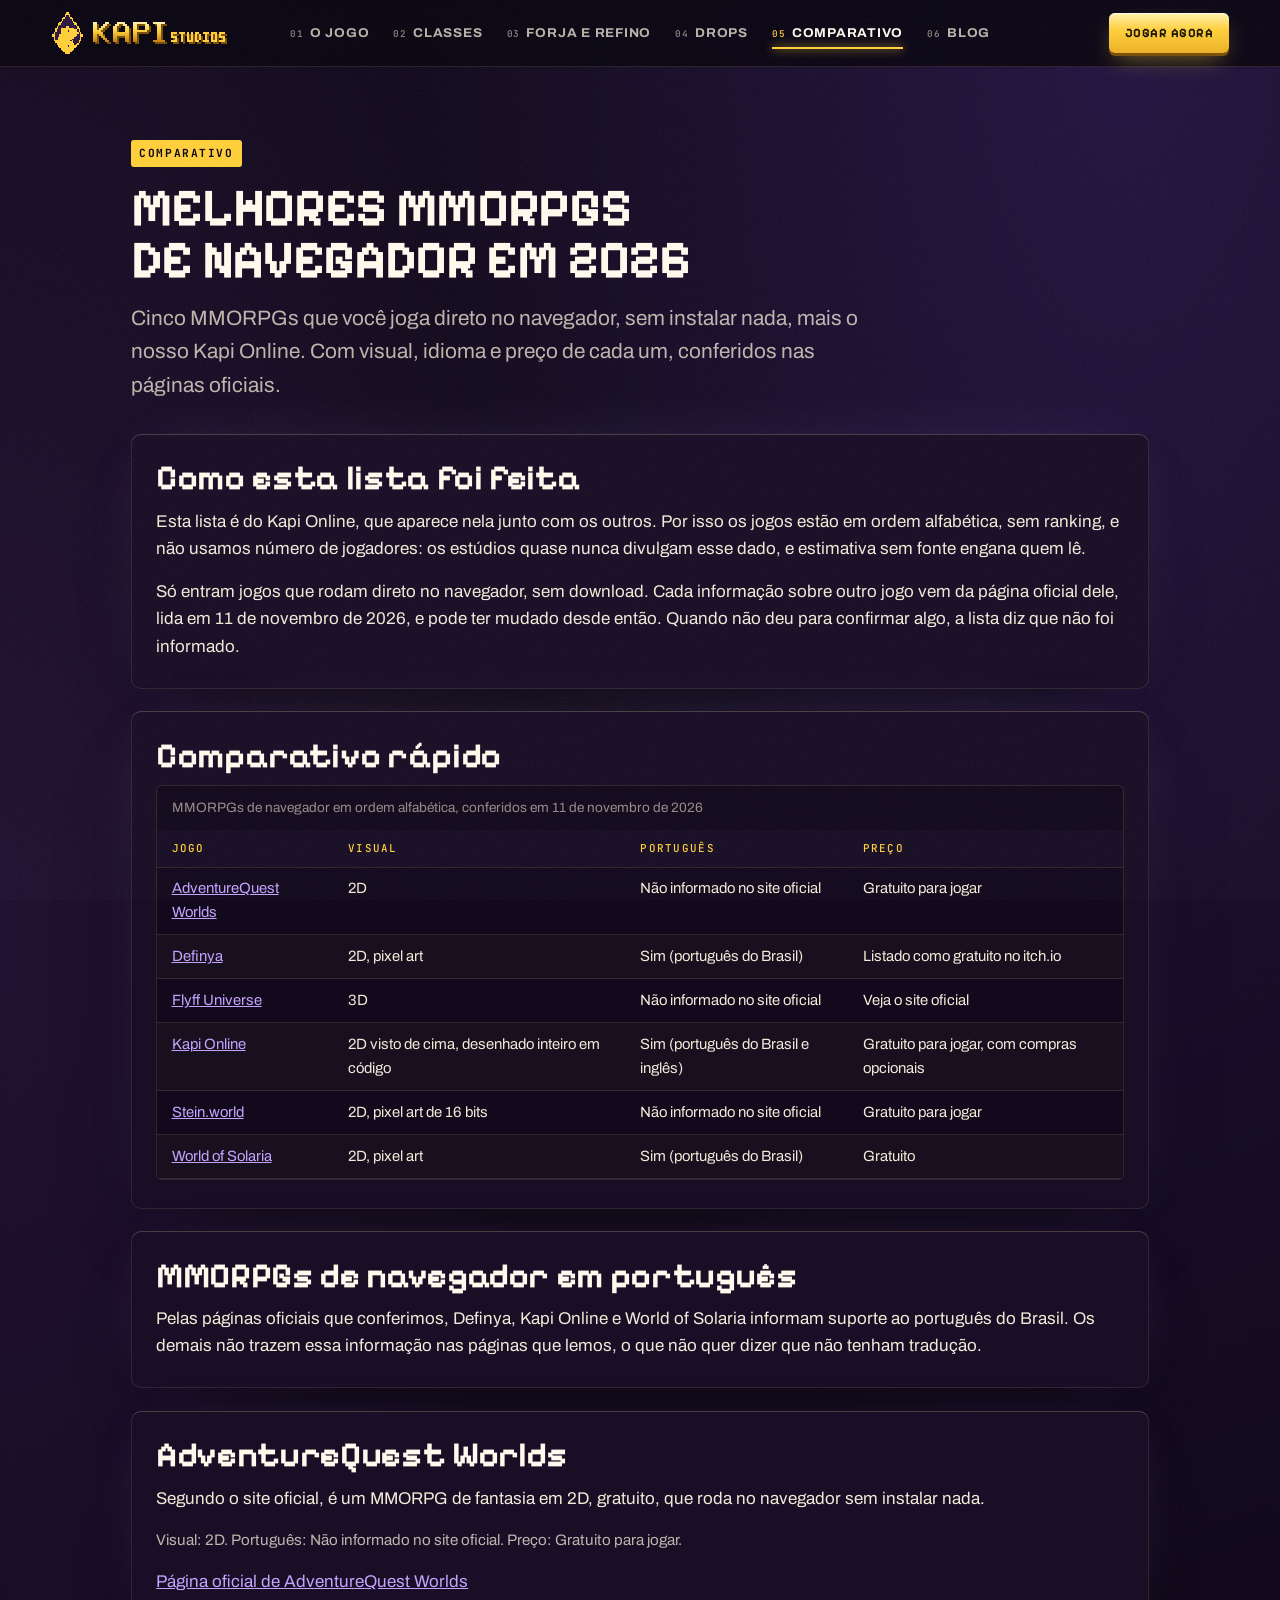
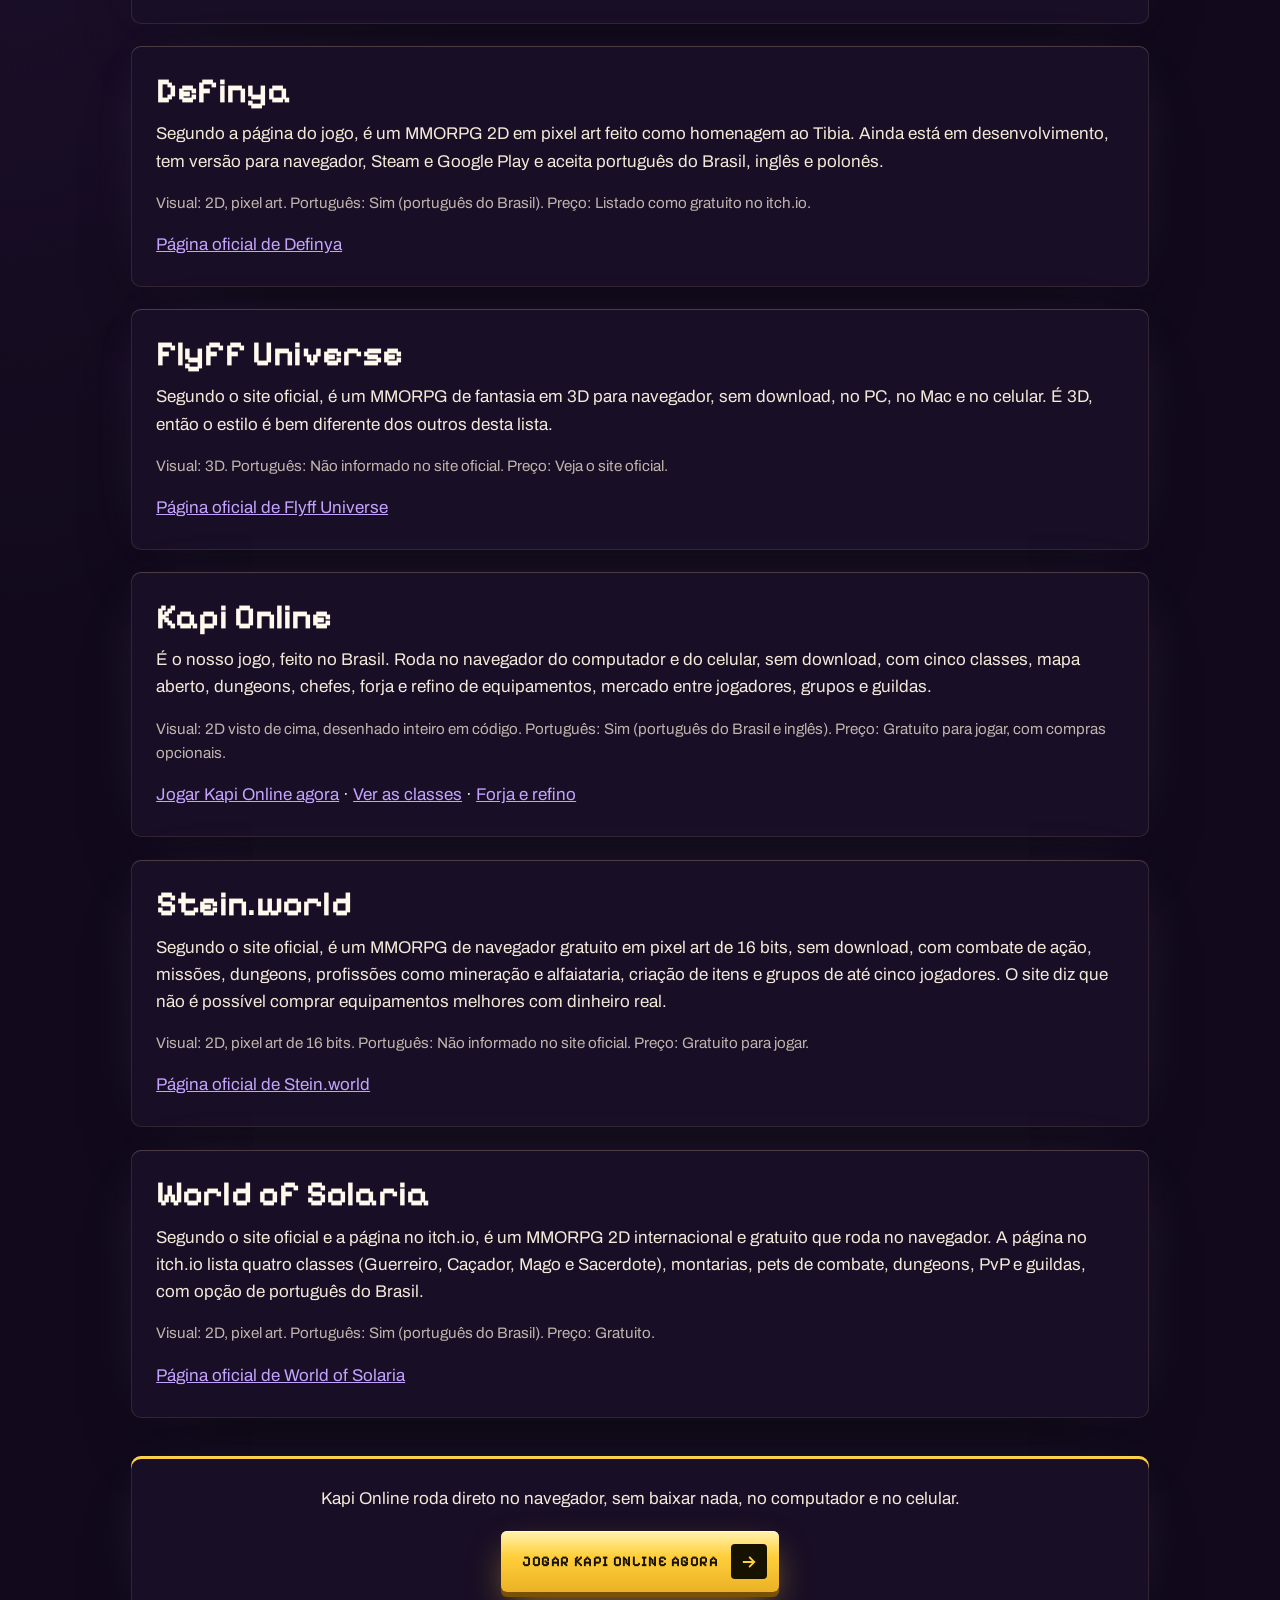
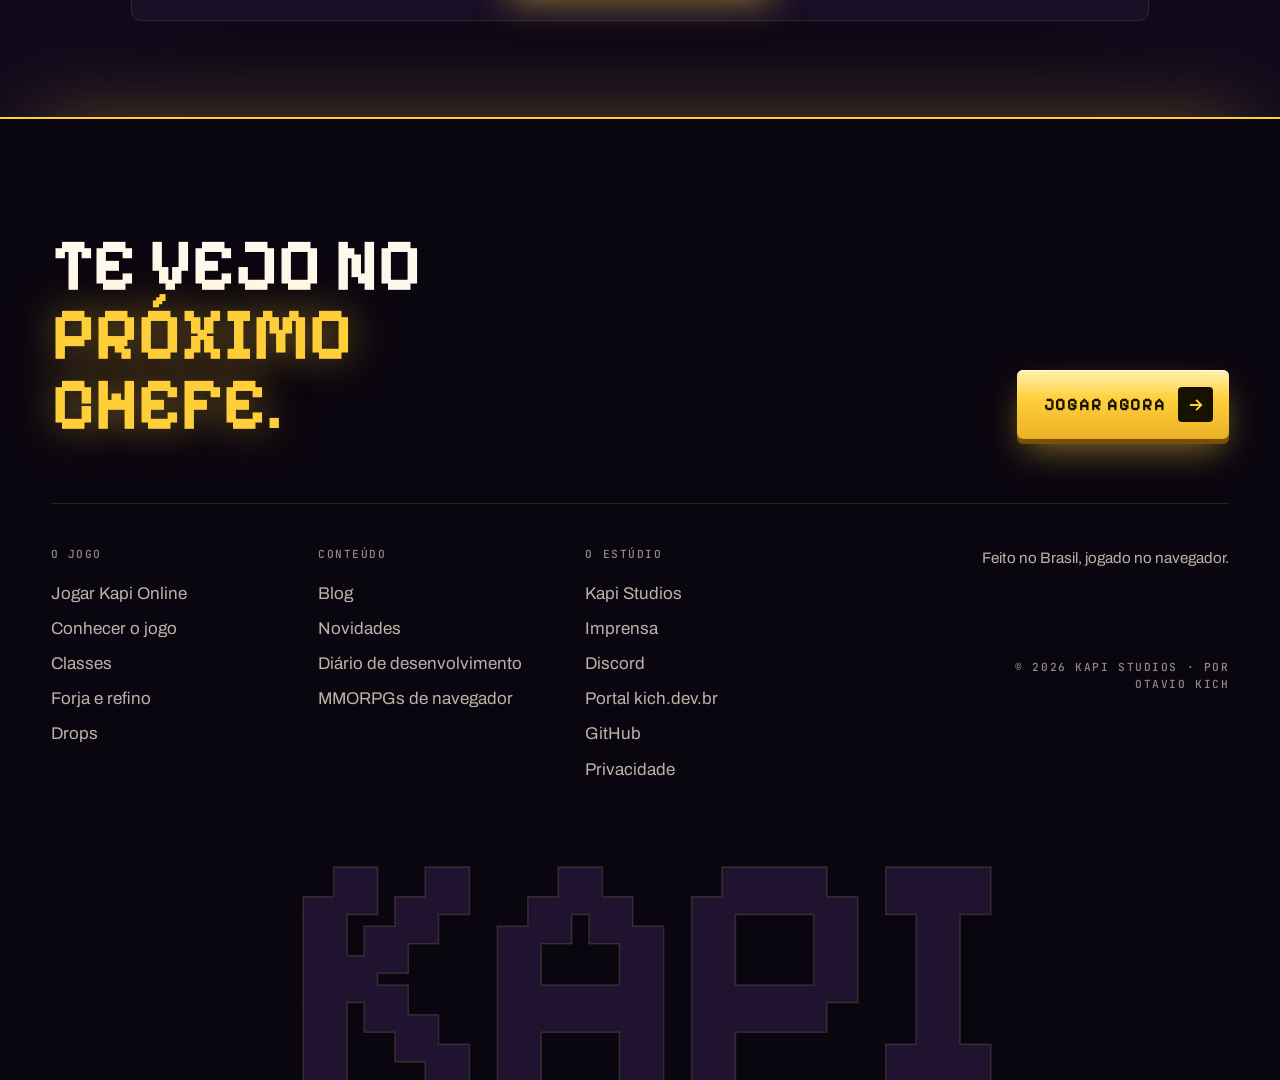
<file: mmorpg/melhores-mmorpgs-de-navegador/index.html>
<!DOCTYPE html>
<html lang="pt-BR">
<head>
<meta charset="UTF-8">
<meta name="viewport" content="width=device-width, initial-scale=1">
<title>Melhores MMORPGs de navegador em 2026: sem download</title>
<meta name="description" content="MMORPGs que rodam direto no navegador, sem download: visual, idioma e preço de cada um. Comparativo do Kapi Online, atualizado em novembro de 2026.">
<meta name="theme-color" content="#120a1c">
<link rel="canonical" href="https://kapistudios.kich.dev.br/mmorpg/melhores-mmorpgs-de-navegador/">
<meta property="og:type" content="website">
<meta property="og:site_name" content="Kapi Studios">
<meta property="og:locale" content="pt_BR">
<meta property="og:url" content="https://kapistudios.kich.dev.br/mmorpg/melhores-mmorpgs-de-navegador/">
<meta property="og:title" content="Melhores MMORPGs de navegador em 2026: sem download">
<meta property="og:description" content="MMORPGs que rodam direto no navegador, sem download: visual, idioma e preço de cada um. Comparativo do Kapi Online, atualizado em novembro de 2026.">
<meta property="og:image" content="https://mmorpg.kich.dev.br/assets/social/kapi-online-v1.jpg">
<meta name="twitter:card" content="summary_large_image">
<meta name="twitter:title" content="Melhores MMORPGs de navegador em 2026: sem download">
<meta name="twitter:description" content="MMORPGs que rodam direto no navegador, sem download: visual, idioma e preço de cada um. Comparativo do Kapi Online, atualizado em novembro de 2026.">
<meta name="twitter:image" content="https://mmorpg.kich.dev.br/assets/social/kapi-online-v1.jpg">
<link rel="icon" type="image/svg+xml" href="/assets/favicon.svg">
<link rel="preconnect" href="https://fonts.googleapis.com">
<link rel="preconnect" href="https://fonts.gstatic.com" crossorigin>
<link href="https://fonts.googleapis.com/css2?family=Archivo:wdth,wght@62..125,100..900&family=JetBrains+Mono:wght@400;500;700&family=Pixelify+Sans:wght@400..700&display=swap" rel="stylesheet">
<link rel="stylesheet" href="/assets/site.css?v=e4e88c2c">
<script>document.documentElement.classList.add('js');(function(){try{var K='kapi_acq',M=2592e6,R=/^[a-z0-9][a-z0-9_-]{0,63}$/,now=Date.now(),s=JSON.parse(localStorage.getItem(K)||'null');if(s&&R.test(s.ref)&&now-Number(s.seenAt)<M)return;var q=new URLSearchParams(location.search),r=(q.get('ref')||q.get('utm_source')||'').trim().toLowerCase();if(R.test(r))localStorage.setItem(K,JSON.stringify({ref:r,landing:location.pathname,seenAt:now}))}catch(e){}})();</script>
<script type="application/ld+json">{"@context":"https://schema.org","@type":"BreadcrumbList","itemListElement":[{"@type":"ListItem","position":1,"name":"Kapi Studios","item":"https://kapistudios.kich.dev.br/"},{"@type":"ListItem","position":2,"name":"Comparativo de MMORPGs de navegador","item":"https://kapistudios.kich.dev.br/mmorpg/melhores-mmorpgs-de-navegador/"}]}</script>
<script type="application/ld+json">{"@context":"https://schema.org","@type":"ItemList","name":"MMORPGs de navegador","dateModified":"2026-11-11","numberOfItems":6,"itemListElement":[{"@type":"ListItem","position":1,"name":"AdventureQuest Worlds","url":"https://www.aq.com/"},{"@type":"ListItem","position":2,"name":"Definya","url":"https://jonit-dev.itch.io/definya"},{"@type":"ListItem","position":3,"name":"Flyff Universe","url":"https://flyff-universe.com/"},{"@type":"ListItem","position":4,"name":"Kapi Online","url":"https://mmorpg.kich.dev.br/"},{"@type":"ListItem","position":5,"name":"Stein.world","url":"https://stein.world/"},{"@type":"ListItem","position":6,"name":"World of Solaria","url":"https://www.worldofsolariammo.com/"}]}</script>
</head>
<body>
<a class="skip-link" href="#conteudo">Pular direto pro conteúdo</a>
<div class="grain" aria-hidden="true"></div>
<header class="site-header" id="site-header">
<a href="/" class="brand" aria-label="Kapi Studios, página inicial"><img src="/assets/kapi-mark.svg" alt="" width="33" height="44" class="brand-mark"><img src="/assets/kapi-wordmark.svg" alt="" width="134" height="22" class="brand-type brand-type-full"><img src="/assets/kapi-wordmark-short.svg" alt="" width="74" height="22" class="brand-type brand-type-short"></a>
<nav class="main-nav" id="main-nav" aria-label="Navegação principal"><a class="nav-link" href="/mmorpg/"><span class="nav-num">01</span>O jogo</a><a class="nav-link" href="/mmorpg/classes/"><span class="nav-num">02</span>Classes</a><a class="nav-link" href="/mmorpg/forja/"><span class="nav-num">03</span>Forja e refino</a><a class="nav-link" href="/mmorpg/drops/"><span class="nav-num">04</span>Drops</a><a class="nav-link" href="/mmorpg/melhores-mmorpgs-de-navegador/" aria-current="page"><span class="nav-num">05</span>Comparativo</a><a class="nav-link" href="/blog/"><span class="nav-num">06</span>Blog</a></nav>
<div class="header-actions">
<a class="btn btn-primary btn-sm" href="https://mmorpg.kich.dev.br/"><span>Jogar agora</span></a>
<button type="button" class="nav-toggle" id="nav-toggle" aria-expanded="false" aria-controls="main-nav" aria-label="Abrir o menu"><span></span><span></span></button>
</div>
</header>
<main id="conteudo" class="page">
<header class="page-head">
<p class="mono section-tag">comparativo</p>
<h1 class="display-md">Melhores MMORPGs de navegador em 2026</h1>
<p class="lead">Cinco MMORPGs que você joga direto no navegador, sem instalar nada, mais o nosso Kapi Online. Com visual, idioma e preço de cada um, conferidos nas páginas oficiais.</p>
</header>
<section class="panel">
<h2>Como esta lista foi feita</h2>
<p>Esta lista é do Kapi Online, que aparece nela junto com os outros. Por isso os jogos estão em ordem alfabética, sem ranking, e não usamos número de jogadores: os estúdios quase nunca divulgam esse dado, e estimativa sem fonte engana quem lê.</p>
<p>Só entram jogos que rodam direto no navegador, sem download. Cada informação sobre outro jogo vem da página oficial dele, lida em 11 de novembro de 2026, e pode ter mudado desde então. Quando não deu para confirmar algo, a lista diz que não foi informado.</p>
</section>
<section class="panel" id="comparativo">
<h2>Comparativo rápido</h2>
<div class="scroll"><table>
<caption>MMORPGs de navegador em ordem alfabética, conferidos em 11 de novembro de 2026</caption>
<thead><tr><th>Jogo</th><th>Visual</th><th>Português</th><th>Preço</th></tr></thead>
<tbody><tr><td><a href="https://www.aq.com/" rel="noopener noreferrer">AdventureQuest Worlds</a></td><td>2D</td><td>Não informado no site oficial</td><td>Gratuito para jogar</td></tr><tr><td><a href="https://jonit-dev.itch.io/definya" rel="noopener noreferrer">Definya</a></td><td>2D, pixel art</td><td>Sim (português do Brasil)</td><td>Listado como gratuito no itch.io</td></tr><tr><td><a href="https://flyff-universe.com/" rel="noopener noreferrer">Flyff Universe</a></td><td>3D</td><td>Não informado no site oficial</td><td>Veja o site oficial</td></tr><tr><td><a href="https://mmorpg.kich.dev.br/">Kapi Online</a></td><td>2D visto de cima, desenhado inteiro em código</td><td>Sim (português do Brasil e inglês)</td><td>Gratuito para jogar, com compras opcionais</td></tr><tr><td><a href="https://stein.world/" rel="noopener noreferrer">Stein.world</a></td><td>2D, pixel art de 16 bits</td><td>Não informado no site oficial</td><td>Gratuito para jogar</td></tr><tr><td><a href="https://www.worldofsolariammo.com/" rel="noopener noreferrer">World of Solaria</a></td><td>2D, pixel art</td><td>Sim (português do Brasil)</td><td>Gratuito</td></tr></tbody>
</table></div>
</section>
<section class="panel" id="em-portugues">
<h2>MMORPGs de navegador em português</h2>
<p>Pelas páginas oficiais que conferimos, Definya, Kapi Online e World of Solaria informam suporte ao português do Brasil. Os demais não trazem essa informação nas páginas que lemos, o que não quer dizer que não tenham tradução.</p>
</section>
<section class="panel" data-game id="adventurequest-worlds">
<h2>AdventureQuest Worlds</h2>
<p>Segundo o site oficial, é um MMORPG de fantasia em 2D, gratuito, que roda no navegador sem instalar nada.</p>
<p class="note">Visual: 2D. Português: Não informado no site oficial. Preço: Gratuito para jogar.</p>
<p><a href="https://www.aq.com/" rel="noopener noreferrer">Página oficial de AdventureQuest Worlds</a></p>
</section>
<section class="panel" data-game id="definya">
<h2>Definya</h2>
<p>Segundo a página do jogo, é um MMORPG 2D em pixel art feito como homenagem ao Tibia. Ainda está em desenvolvimento, tem versão para navegador, Steam e Google Play e aceita português do Brasil, inglês e polonês.</p>
<p class="note">Visual: 2D, pixel art. Português: Sim (português do Brasil). Preço: Listado como gratuito no itch.io.</p>
<p><a href="https://jonit-dev.itch.io/definya" rel="noopener noreferrer">Página oficial de Definya</a></p>
</section>
<section class="panel" data-game id="flyff-universe">
<h2>Flyff Universe</h2>
<p>Segundo o site oficial, é um MMORPG de fantasia em 3D para navegador, sem download, no PC, no Mac e no celular. É 3D, então o estilo é bem diferente dos outros desta lista.</p>
<p class="note">Visual: 3D. Português: Não informado no site oficial. Preço: Veja o site oficial.</p>
<p><a href="https://flyff-universe.com/" rel="noopener noreferrer">Página oficial de Flyff Universe</a></p>
</section>
<section class="panel" data-game id="kapi-online">
<h2>Kapi Online</h2>
<p>É o nosso jogo, feito no Brasil. Roda no navegador do computador e do celular, sem download, com cinco classes, mapa aberto, dungeons, chefes, forja e refino de equipamentos, mercado entre jogadores, grupos e guildas.</p>
<p class="note">Visual: 2D visto de cima, desenhado inteiro em código. Português: Sim (português do Brasil e inglês). Preço: Gratuito para jogar, com compras opcionais.</p>
<p><a href="https://mmorpg.kich.dev.br/">Jogar Kapi Online agora</a> · <a href="/mmorpg/classes/">Ver as classes</a> · <a href="/mmorpg/forja/">Forja e refino</a></p>
</section>
<section class="panel" data-game id="stein-world">
<h2>Stein.world</h2>
<p>Segundo o site oficial, é um MMORPG de navegador gratuito em pixel art de 16 bits, sem download, com combate de ação, missões, dungeons, profissões como mineração e alfaiataria, criação de itens e grupos de até cinco jogadores. O site diz que não é possível comprar equipamentos melhores com dinheiro real.</p>
<p class="note">Visual: 2D, pixel art de 16 bits. Português: Não informado no site oficial. Preço: Gratuito para jogar.</p>
<p><a href="https://stein.world/" rel="noopener noreferrer">Página oficial de Stein.world</a></p>
</section>
<section class="panel" data-game id="world-of-solaria">
<h2>World of Solaria</h2>
<p>Segundo o site oficial e a página no itch.io, é um MMORPG 2D internacional e gratuito que roda no navegador. A página no itch.io lista quatro classes (Guerreiro, Caçador, Mago e Sacerdote), montarias, pets de combate, dungeons, PvP e guildas, com opção de português do Brasil.</p>
<p class="note">Visual: 2D, pixel art. Português: Sim (português do Brasil). Preço: Gratuito.</p>
<p><a href="https://www.worldofsolariammo.com/" rel="noopener noreferrer">Página oficial de World of Solaria</a></p>
</section>
<aside class="cta"><p>Kapi Online roda direto no navegador, sem baixar nada, no computador e no celular.</p><a class="btn btn-primary" href="https://mmorpg.kich.dev.br/"><span>Jogar Kapi Online agora</span><span class="btn-icon"><svg width="18" height="18" viewBox="0 0 24 24" aria-hidden="true"><path d="M5 12h13M13 6l6 6-6 6" fill="none" stroke="currentColor" stroke-width="2.4" stroke-linecap="square" stroke-linejoin="miter"/></svg></span></a></aside>
</main>
<footer class="site-footer">
<div class="footer-top">
<p class="footer-invite">Te vejo no <em>próximo chefe.</em></p>
<a class="btn btn-primary footer-play" href="https://mmorpg.kich.dev.br/"><span>Jogar agora</span><span class="btn-icon"><svg width="18" height="18" viewBox="0 0 24 24" aria-hidden="true"><path d="M5 12h13M13 6l6 6-6 6" fill="none" stroke="currentColor" stroke-width="2.4" stroke-linecap="square" stroke-linejoin="miter"/></svg></span></a>
</div>
<div class="footer-cols">
<div class="footer-col"><p class="mono">o jogo</p><ul>
<li><a href="https://mmorpg.kich.dev.br/">Jogar Kapi Online</a></li>
<li><a href="/mmorpg/">Conhecer o jogo</a></li>
<li><a href="/mmorpg/classes/">Classes</a></li>
<li><a href="/mmorpg/forja/">Forja e refino</a></li>
<li><a href="/mmorpg/drops/">Drops</a></li>
</ul></div>
<div class="footer-col"><p class="mono">conteúdo</p><ul>
<li><a href="/blog/">Blog</a></li>
<li><a href="/blog/categoria/novidades/">Novidades</a></li>
<li><a href="/blog/categoria/diario-de-desenvolvimento/">Diário de desenvolvimento</a></li>
<li><a href="/mmorpg/melhores-mmorpgs-de-navegador/">MMORPGs de navegador</a></li>
</ul></div>
<div class="footer-col"><p class="mono">o estúdio</p><ul>
<li><a href="/">Kapi Studios</a></li>
<li><a href="/imprensa/">Imprensa</a></li>
<li><a href="https://discord.gg/JKZxhSctuv" rel="noopener noreferrer">Discord</a></li>
<li><a href="https://kich.dev.br" rel="noopener noreferrer">Portal kich.dev.br</a></li>
<li><a href="https://github.com/tavmata" rel="noopener noreferrer">GitHub</a></li>
<li><a href="https://mmorpg.kich.dev.br/privacy">Privacidade</a></li>
</ul></div>
<p class="footer-note">Feito no Brasil, jogado no navegador. <span class="mono">&copy; 2026 Kapi Studios &middot; por Otavio Kich</span></p>
</div>
<p class="footer-wordmark" aria-hidden="true"><span>K</span><span>a</span><span>p</span><span>i</span></p>
</footer>
<script>(function(){var t=document.getElementById('nav-toggle'),n=document.getElementById('main-nav');if(t&&n){t.addEventListener('click',function(){var o=n.classList.toggle('is-open');t.setAttribute('aria-expanded',o?'true':'false')})}var els=document.querySelectorAll('.reveal');if(!('IntersectionObserver' in window)){els.forEach(function(e){e.classList.add('in')});return}var io=new IntersectionObserver(function(es){es.forEach(function(x){if(x.isIntersecting){x.target.classList.add('in');io.unobserve(x.target)}})},{threshold:.12});els.forEach(function(e){io.observe(e)})})()</script>
</body>
</html>
</file>
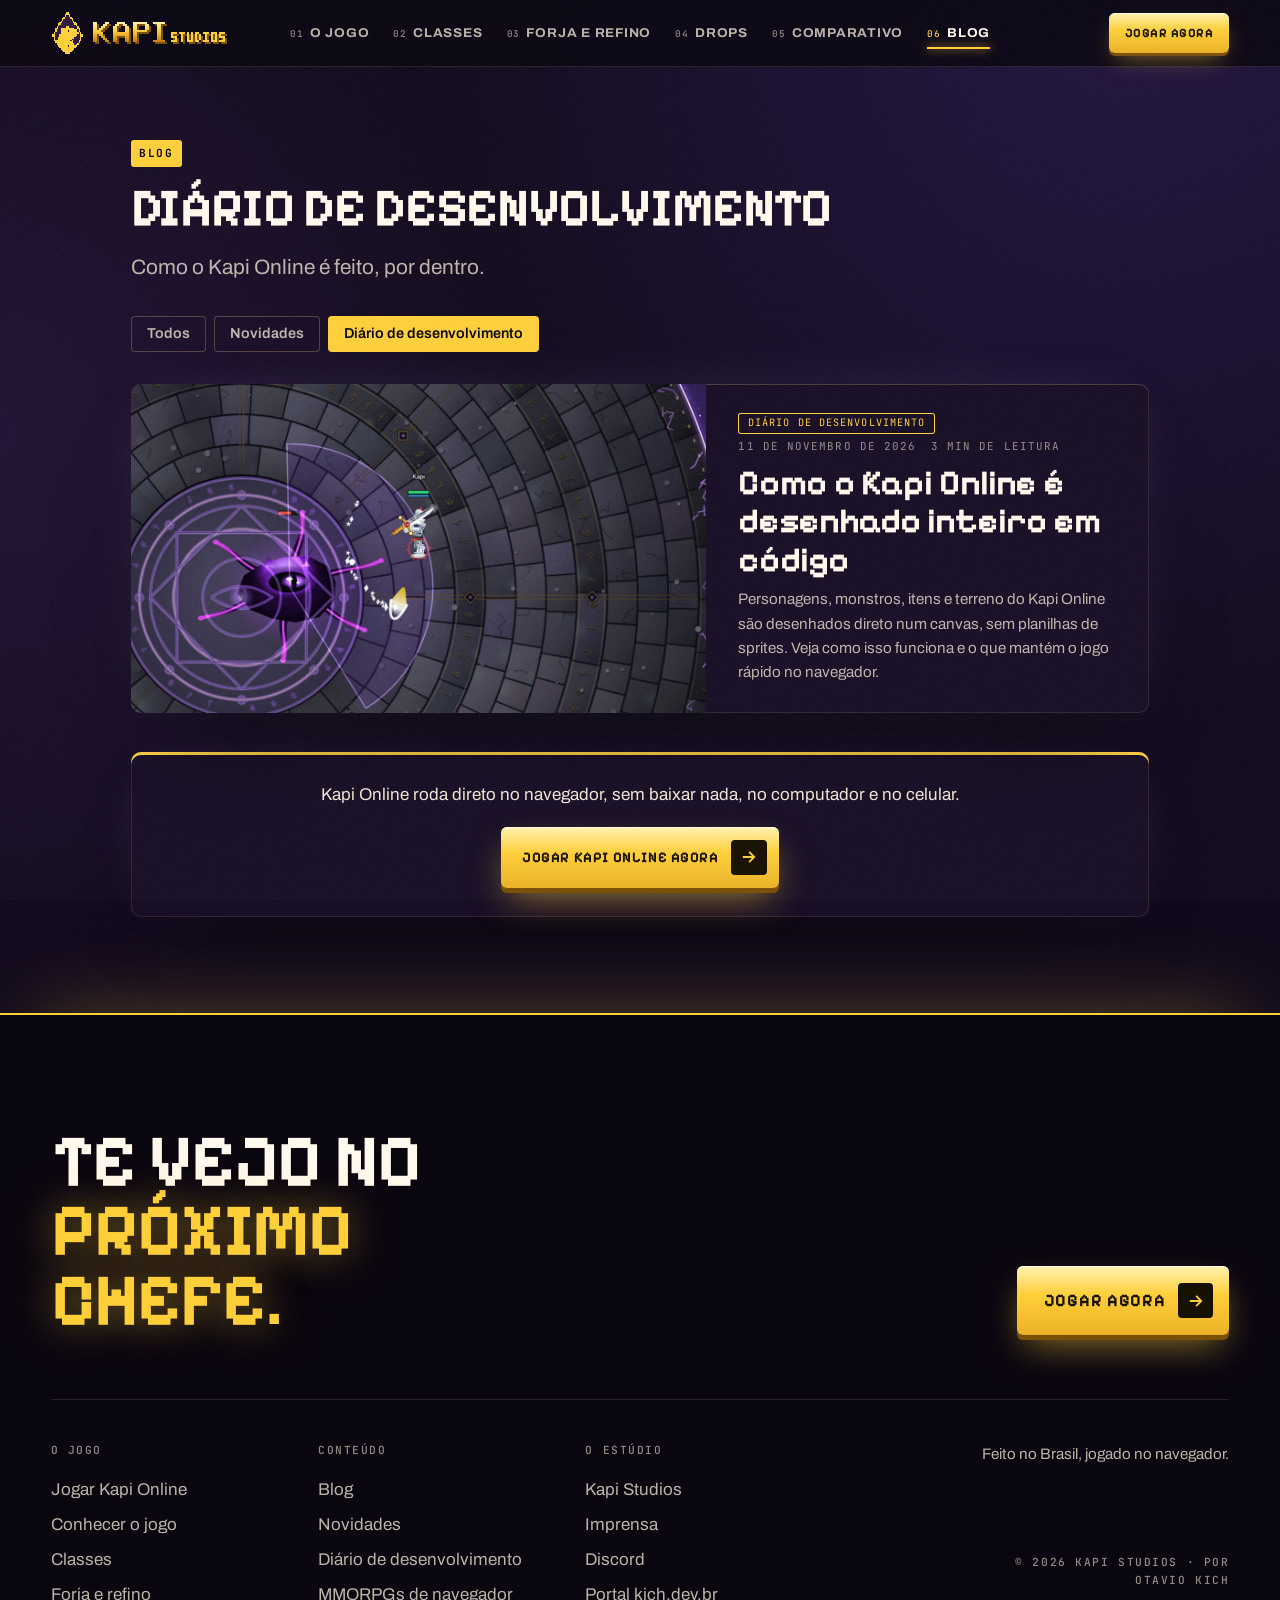
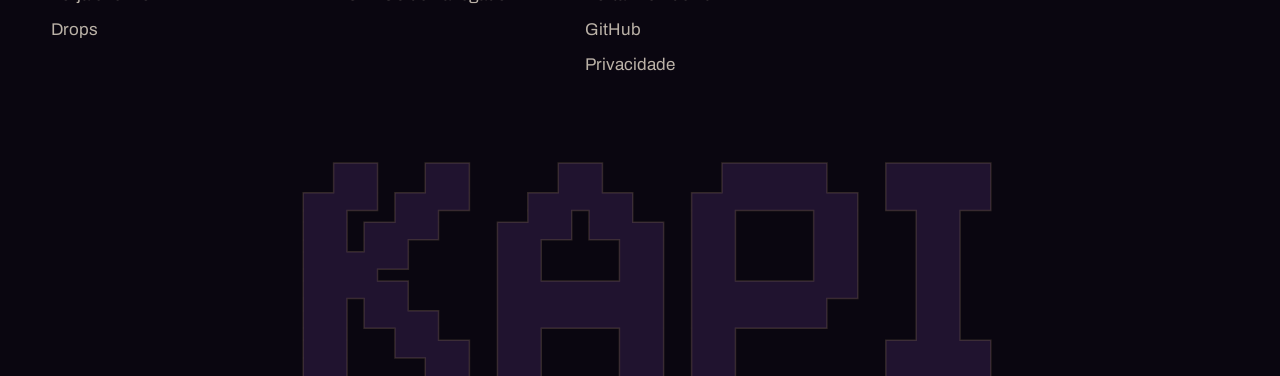
<file: blog/categoria/diario-de-desenvolvimento/index.html>
<!DOCTYPE html>
<html lang="pt-BR">
<head>
<meta charset="UTF-8">
<meta name="viewport" content="width=device-width, initial-scale=1">
<title>Diário de desenvolvimento do Kapi Online | Blog</title>
<meta name="description" content="Como o Kapi Online é feito, por dentro. Posts do blog do Kapi Online, o MMORPG brasileiro de navegador.">
<meta name="theme-color" content="#120a1c">
<link rel="canonical" href="https://kapistudios.kich.dev.br/blog/categoria/diario-de-desenvolvimento/">
<meta property="og:type" content="website">
<meta property="og:site_name" content="Kapi Studios">
<meta property="og:locale" content="pt_BR">
<meta property="og:url" content="https://kapistudios.kich.dev.br/blog/categoria/diario-de-desenvolvimento/">
<meta property="og:title" content="Diário de desenvolvimento do Kapi Online | Blog">
<meta property="og:description" content="Como o Kapi Online é feito, por dentro. Posts do blog do Kapi Online, o MMORPG brasileiro de navegador.">
<meta property="og:image" content="https://mmorpg.kich.dev.br/assets/social/kapi-online-v1.jpg">
<meta name="twitter:card" content="summary_large_image">
<meta name="twitter:title" content="Diário de desenvolvimento do Kapi Online | Blog">
<meta name="twitter:description" content="Como o Kapi Online é feito, por dentro. Posts do blog do Kapi Online, o MMORPG brasileiro de navegador.">
<meta name="twitter:image" content="https://mmorpg.kich.dev.br/assets/social/kapi-online-v1.jpg">
<link rel="icon" type="image/svg+xml" href="/assets/favicon.svg">
<link rel="preconnect" href="https://fonts.googleapis.com">
<link rel="preconnect" href="https://fonts.gstatic.com" crossorigin>
<link href="https://fonts.googleapis.com/css2?family=Archivo:wdth,wght@62..125,100..900&family=JetBrains+Mono:wght@400;500;700&family=Pixelify+Sans:wght@400..700&display=swap" rel="stylesheet">
<link rel="stylesheet" href="/assets/site.css?v=e4e88c2c">
<script>document.documentElement.classList.add('js');(function(){try{var K='kapi_acq',M=2592e6,R=/^[a-z0-9][a-z0-9_-]{0,63}$/,now=Date.now(),s=JSON.parse(localStorage.getItem(K)||'null');if(s&&R.test(s.ref)&&now-Number(s.seenAt)<M)return;var q=new URLSearchParams(location.search),r=(q.get('ref')||q.get('utm_source')||'').trim().toLowerCase();if(R.test(r))localStorage.setItem(K,JSON.stringify({ref:r,landing:location.pathname,seenAt:now}))}catch(e){}})();</script>
<script type="application/ld+json">{"@context":"https://schema.org","@type":"BreadcrumbList","itemListElement":[{"@type":"ListItem","position":1,"name":"Kapi Studios","item":"https://kapistudios.kich.dev.br/"},{"@type":"ListItem","position":2,"name":"Blog","item":"https://kapistudios.kich.dev.br/blog/"},{"@type":"ListItem","position":3,"name":"Diário de desenvolvimento","item":"https://kapistudios.kich.dev.br/blog/categoria/diario-de-desenvolvimento/"}]}</script>

</head>
<body>
<a class="skip-link" href="#conteudo">Pular direto pro conteúdo</a>
<div class="grain" aria-hidden="true"></div>
<header class="site-header" id="site-header">
<a href="/" class="brand" aria-label="Kapi Studios, página inicial"><img src="/assets/kapi-mark.svg" alt="" width="33" height="44" class="brand-mark"><img src="/assets/kapi-wordmark.svg" alt="" width="134" height="22" class="brand-type brand-type-full"><img src="/assets/kapi-wordmark-short.svg" alt="" width="74" height="22" class="brand-type brand-type-short"></a>
<nav class="main-nav" id="main-nav" aria-label="Navegação principal"><a class="nav-link" href="/mmorpg/"><span class="nav-num">01</span>O jogo</a><a class="nav-link" href="/mmorpg/classes/"><span class="nav-num">02</span>Classes</a><a class="nav-link" href="/mmorpg/forja/"><span class="nav-num">03</span>Forja e refino</a><a class="nav-link" href="/mmorpg/drops/"><span class="nav-num">04</span>Drops</a><a class="nav-link" href="/mmorpg/melhores-mmorpgs-de-navegador/"><span class="nav-num">05</span>Comparativo</a><a class="nav-link" href="/blog/" aria-current="page"><span class="nav-num">06</span>Blog</a></nav>
<div class="header-actions">
<a class="btn btn-primary btn-sm" href="https://mmorpg.kich.dev.br/"><span>Jogar agora</span></a>
<button type="button" class="nav-toggle" id="nav-toggle" aria-expanded="false" aria-controls="main-nav" aria-label="Abrir o menu"><span></span><span></span></button>
</div>
</header>
<main id="conteudo" class="page">
<header class="page-head">
<p class="mono section-tag">blog</p>
<h1 class="display-md">Diário de desenvolvimento</h1>
<p class="lead">Como o Kapi Online é feito, por dentro.</p>
</header>
<ul class="cats" aria-label="Categorias"><li><a href="/blog/">Todos</a></li><li><a href="/blog/categoria/novidades/">Novidades</a></li><li><a href="/blog/categoria/diario-de-desenvolvimento/" aria-current="page">Diário de desenvolvimento</a></li></ul>
<div class="reveal"><article class="post-card featured"><img src="/assets/mmorpg/void.jpg" alt="Um guerreiro enfrenta o Terror do Vazio numa arena de runas desenhada em código" loading="eager"><div class="body"><div class="meta"><span class="chip">Diário de desenvolvimento</span><time datetime="2026-11-11">11 de novembro de 2026</time><span>3 min de leitura</span></div><h3><a href="/blog/como-o-kapi-online-e-desenhado-em-codigo/">Como o Kapi Online é desenhado inteiro em código</a></h3><p>Personagens, monstros, itens e terreno do Kapi Online são desenhados direto num canvas, sem planilhas de sprites. Veja como isso funciona e o que mantém o jogo rápido no navegador.</p></div></article></div>

<aside class="cta"><p>Kapi Online roda direto no navegador, sem baixar nada, no computador e no celular.</p><a class="btn btn-primary" href="https://mmorpg.kich.dev.br/"><span>Jogar Kapi Online agora</span><span class="btn-icon"><svg width="18" height="18" viewBox="0 0 24 24" aria-hidden="true"><path d="M5 12h13M13 6l6 6-6 6" fill="none" stroke="currentColor" stroke-width="2.4" stroke-linecap="square" stroke-linejoin="miter"/></svg></span></a></aside>
</main>
<footer class="site-footer">
<div class="footer-top">
<p class="footer-invite">Te vejo no <em>próximo chefe.</em></p>
<a class="btn btn-primary footer-play" href="https://mmorpg.kich.dev.br/"><span>Jogar agora</span><span class="btn-icon"><svg width="18" height="18" viewBox="0 0 24 24" aria-hidden="true"><path d="M5 12h13M13 6l6 6-6 6" fill="none" stroke="currentColor" stroke-width="2.4" stroke-linecap="square" stroke-linejoin="miter"/></svg></span></a>
</div>
<div class="footer-cols">
<div class="footer-col"><p class="mono">o jogo</p><ul>
<li><a href="https://mmorpg.kich.dev.br/">Jogar Kapi Online</a></li>
<li><a href="/mmorpg/">Conhecer o jogo</a></li>
<li><a href="/mmorpg/classes/">Classes</a></li>
<li><a href="/mmorpg/forja/">Forja e refino</a></li>
<li><a href="/mmorpg/drops/">Drops</a></li>
</ul></div>
<div class="footer-col"><p class="mono">conteúdo</p><ul>
<li><a href="/blog/">Blog</a></li>
<li><a href="/blog/categoria/novidades/">Novidades</a></li>
<li><a href="/blog/categoria/diario-de-desenvolvimento/">Diário de desenvolvimento</a></li>
<li><a href="/mmorpg/melhores-mmorpgs-de-navegador/">MMORPGs de navegador</a></li>
</ul></div>
<div class="footer-col"><p class="mono">o estúdio</p><ul>
<li><a href="/">Kapi Studios</a></li>
<li><a href="/imprensa/">Imprensa</a></li>
<li><a href="https://discord.gg/JKZxhSctuv" rel="noopener noreferrer">Discord</a></li>
<li><a href="https://kich.dev.br" rel="noopener noreferrer">Portal kich.dev.br</a></li>
<li><a href="https://github.com/tavmata" rel="noopener noreferrer">GitHub</a></li>
<li><a href="https://mmorpg.kich.dev.br/privacy">Privacidade</a></li>
</ul></div>
<p class="footer-note">Feito no Brasil, jogado no navegador. <span class="mono">&copy; 2026 Kapi Studios &middot; por Otavio Kich</span></p>
</div>
<p class="footer-wordmark" aria-hidden="true"><span>K</span><span>a</span><span>p</span><span>i</span></p>
</footer>
<script>(function(){var t=document.getElementById('nav-toggle'),n=document.getElementById('main-nav');if(t&&n){t.addEventListener('click',function(){var o=n.classList.toggle('is-open');t.setAttribute('aria-expanded',o?'true':'false')})}var els=document.querySelectorAll('.reveal');if(!('IntersectionObserver' in window)){els.forEach(function(e){e.classList.add('in')});return}var io=new IntersectionObserver(function(es){es.forEach(function(x){if(x.isIntersecting){x.target.classList.add('in');io.unobserve(x.target)}})},{threshold:.12});els.forEach(function(e){io.observe(e)})})()</script>
</body>
</html>
</file>
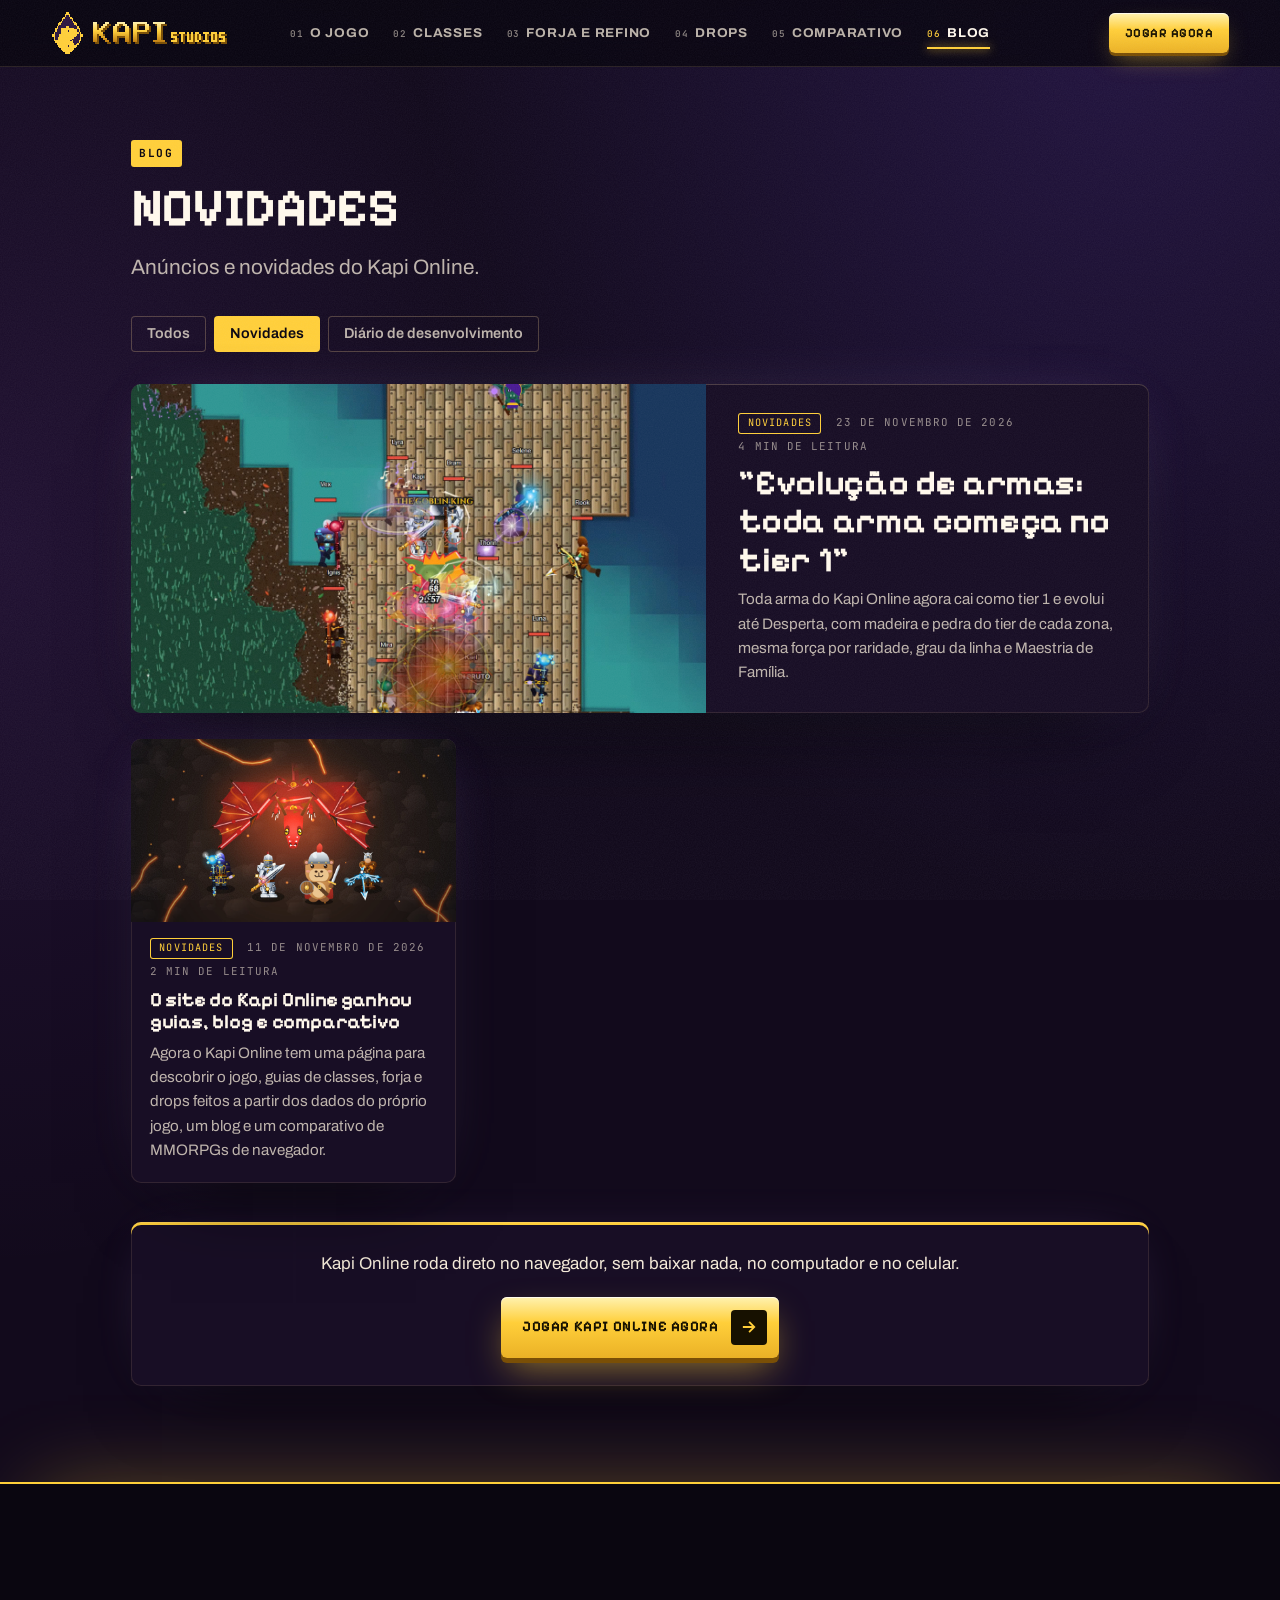
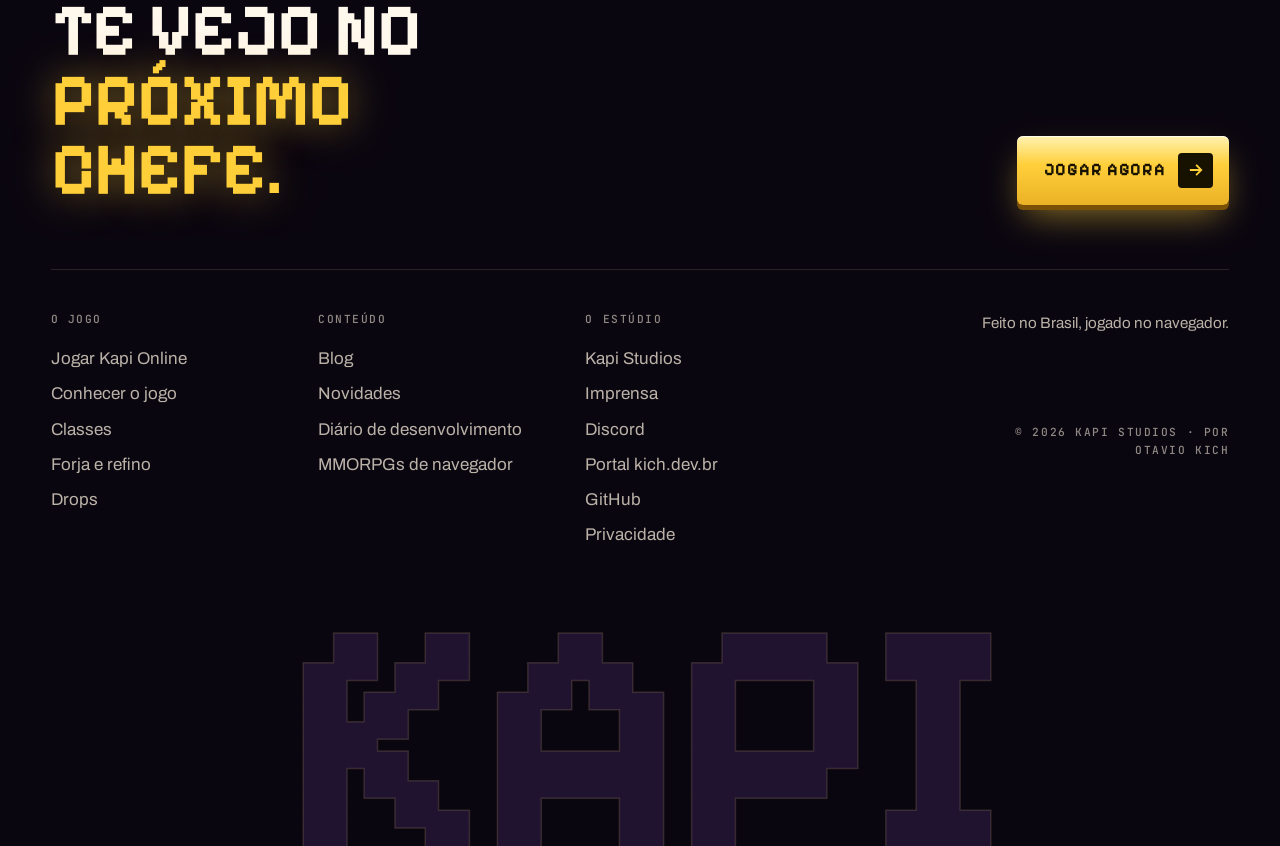
<file: blog/categoria/novidades/index.html>
<!DOCTYPE html>
<html lang="pt-BR">
<head>
<meta charset="UTF-8">
<meta name="viewport" content="width=device-width, initial-scale=1">
<title>Novidades do Kapi Online | Blog</title>
<meta name="description" content="Anúncios e novidades do Kapi Online. Posts do blog do Kapi Online, o MMORPG brasileiro de navegador.">
<meta name="theme-color" content="#120a1c">
<link rel="canonical" href="https://kapistudios.kich.dev.br/blog/categoria/novidades/">
<meta property="og:type" content="website">
<meta property="og:site_name" content="Kapi Studios">
<meta property="og:locale" content="pt_BR">
<meta property="og:url" content="https://kapistudios.kich.dev.br/blog/categoria/novidades/">
<meta property="og:title" content="Novidades do Kapi Online | Blog">
<meta property="og:description" content="Anúncios e novidades do Kapi Online. Posts do blog do Kapi Online, o MMORPG brasileiro de navegador.">
<meta property="og:image" content="https://mmorpg.kich.dev.br/assets/social/kapi-online-v1.jpg">
<meta name="twitter:card" content="summary_large_image">
<meta name="twitter:title" content="Novidades do Kapi Online | Blog">
<meta name="twitter:description" content="Anúncios e novidades do Kapi Online. Posts do blog do Kapi Online, o MMORPG brasileiro de navegador.">
<meta name="twitter:image" content="https://mmorpg.kich.dev.br/assets/social/kapi-online-v1.jpg">
<link rel="icon" type="image/svg+xml" href="/assets/favicon.svg">
<link rel="preconnect" href="https://fonts.googleapis.com">
<link rel="preconnect" href="https://fonts.gstatic.com" crossorigin>
<link href="https://fonts.googleapis.com/css2?family=Archivo:wdth,wght@62..125,100..900&family=JetBrains+Mono:wght@400;500;700&family=Pixelify+Sans:wght@400..700&display=swap" rel="stylesheet">
<link rel="stylesheet" href="/assets/site.css?v=e4e88c2c">
<script>document.documentElement.classList.add('js');(function(){try{var K='kapi_acq',M=2592e6,R=/^[a-z0-9][a-z0-9_-]{0,63}$/,now=Date.now(),s=JSON.parse(localStorage.getItem(K)||'null');if(s&&R.test(s.ref)&&now-Number(s.seenAt)<M)return;var q=new URLSearchParams(location.search),r=(q.get('ref')||q.get('utm_source')||'').trim().toLowerCase();if(R.test(r))localStorage.setItem(K,JSON.stringify({ref:r,landing:location.pathname,seenAt:now}))}catch(e){}})();</script>
<script type="application/ld+json">{"@context":"https://schema.org","@type":"BreadcrumbList","itemListElement":[{"@type":"ListItem","position":1,"name":"Kapi Studios","item":"https://kapistudios.kich.dev.br/"},{"@type":"ListItem","position":2,"name":"Blog","item":"https://kapistudios.kich.dev.br/blog/"},{"@type":"ListItem","position":3,"name":"Novidades","item":"https://kapistudios.kich.dev.br/blog/categoria/novidades/"}]}</script>

</head>
<body>
<a class="skip-link" href="#conteudo">Pular direto pro conteúdo</a>
<div class="grain" aria-hidden="true"></div>
<header class="site-header" id="site-header">
<a href="/" class="brand" aria-label="Kapi Studios, página inicial"><img src="/assets/kapi-mark.svg" alt="" width="33" height="44" class="brand-mark"><img src="/assets/kapi-wordmark.svg" alt="" width="134" height="22" class="brand-type brand-type-full"><img src="/assets/kapi-wordmark-short.svg" alt="" width="74" height="22" class="brand-type brand-type-short"></a>
<nav class="main-nav" id="main-nav" aria-label="Navegação principal"><a class="nav-link" href="/mmorpg/"><span class="nav-num">01</span>O jogo</a><a class="nav-link" href="/mmorpg/classes/"><span class="nav-num">02</span>Classes</a><a class="nav-link" href="/mmorpg/forja/"><span class="nav-num">03</span>Forja e refino</a><a class="nav-link" href="/mmorpg/drops/"><span class="nav-num">04</span>Drops</a><a class="nav-link" href="/mmorpg/melhores-mmorpgs-de-navegador/"><span class="nav-num">05</span>Comparativo</a><a class="nav-link" href="/blog/" aria-current="page"><span class="nav-num">06</span>Blog</a></nav>
<div class="header-actions">
<a class="btn btn-primary btn-sm" href="https://mmorpg.kich.dev.br/"><span>Jogar agora</span></a>
<button type="button" class="nav-toggle" id="nav-toggle" aria-expanded="false" aria-controls="main-nav" aria-label="Abrir o menu"><span></span><span></span></button>
</div>
</header>
<main id="conteudo" class="page">
<header class="page-head">
<p class="mono section-tag">blog</p>
<h1 class="display-md">Novidades</h1>
<p class="lead">Anúncios e novidades do Kapi Online.</p>
</header>
<ul class="cats" aria-label="Categorias"><li><a href="/blog/">Todos</a></li><li><a href="/blog/categoria/novidades/" aria-current="page">Novidades</a></li><li><a href="/blog/categoria/diario-de-desenvolvimento/">Diário de desenvolvimento</a></li></ul>
<div class="reveal"><article class="post-card featured"><img src="/assets/mmorpg/raid.jpg" alt="Um grupo de aventureiros do Kapi Online enfrenta um chefe com suas armas" loading="eager"><div class="body"><div class="meta"><span class="chip">Novidades</span><time datetime="2026-11-23">23 de novembro de 2026</time><span>4 min de leitura</span></div><h3><a href="/blog/evolucao-de-armas-tier-1/">&quot;Evolução de armas: toda arma começa no tier 1&quot;</a></h3><p>Toda arma do Kapi Online agora cai como tier 1 e evolui até Desperta, com madeira e pedra do tier de cada zona, mesma força por raridade, grau da linha e Maestria de Família.</p></div></article></div>
<ul class="posts"><li class="reveal"><article class="post-card"><img src="/assets/mmorpg/hero.jpg" alt="Personagens das classes do Kapi Online diante de um dragão vermelho" loading="lazy"><div class="body"><div class="meta"><span class="chip">Novidades</span><time datetime="2026-11-11">11 de novembro de 2026</time><span>2 min de leitura</span></div><h3><a href="/blog/site-novo-guias-blog-comparativo/">O site do Kapi Online ganhou guias, blog e comparativo</a></h3><p>Agora o Kapi Online tem uma página para descobrir o jogo, guias de classes, forja e drops feitos a partir dos dados do próprio jogo, um blog e um comparativo de MMORPGs de navegador.</p></div></article></li></ul>
<aside class="cta"><p>Kapi Online roda direto no navegador, sem baixar nada, no computador e no celular.</p><a class="btn btn-primary" href="https://mmorpg.kich.dev.br/"><span>Jogar Kapi Online agora</span><span class="btn-icon"><svg width="18" height="18" viewBox="0 0 24 24" aria-hidden="true"><path d="M5 12h13M13 6l6 6-6 6" fill="none" stroke="currentColor" stroke-width="2.4" stroke-linecap="square" stroke-linejoin="miter"/></svg></span></a></aside>
</main>
<footer class="site-footer">
<div class="footer-top">
<p class="footer-invite">Te vejo no <em>próximo chefe.</em></p>
<a class="btn btn-primary footer-play" href="https://mmorpg.kich.dev.br/"><span>Jogar agora</span><span class="btn-icon"><svg width="18" height="18" viewBox="0 0 24 24" aria-hidden="true"><path d="M5 12h13M13 6l6 6-6 6" fill="none" stroke="currentColor" stroke-width="2.4" stroke-linecap="square" stroke-linejoin="miter"/></svg></span></a>
</div>
<div class="footer-cols">
<div class="footer-col"><p class="mono">o jogo</p><ul>
<li><a href="https://mmorpg.kich.dev.br/">Jogar Kapi Online</a></li>
<li><a href="/mmorpg/">Conhecer o jogo</a></li>
<li><a href="/mmorpg/classes/">Classes</a></li>
<li><a href="/mmorpg/forja/">Forja e refino</a></li>
<li><a href="/mmorpg/drops/">Drops</a></li>
</ul></div>
<div class="footer-col"><p class="mono">conteúdo</p><ul>
<li><a href="/blog/">Blog</a></li>
<li><a href="/blog/categoria/novidades/">Novidades</a></li>
<li><a href="/blog/categoria/diario-de-desenvolvimento/">Diário de desenvolvimento</a></li>
<li><a href="/mmorpg/melhores-mmorpgs-de-navegador/">MMORPGs de navegador</a></li>
</ul></div>
<div class="footer-col"><p class="mono">o estúdio</p><ul>
<li><a href="/">Kapi Studios</a></li>
<li><a href="/imprensa/">Imprensa</a></li>
<li><a href="https://discord.gg/JKZxhSctuv" rel="noopener noreferrer">Discord</a></li>
<li><a href="https://kich.dev.br" rel="noopener noreferrer">Portal kich.dev.br</a></li>
<li><a href="https://github.com/tavmata" rel="noopener noreferrer">GitHub</a></li>
<li><a href="https://mmorpg.kich.dev.br/privacy">Privacidade</a></li>
</ul></div>
<p class="footer-note">Feito no Brasil, jogado no navegador. <span class="mono">&copy; 2026 Kapi Studios &middot; por Otavio Kich</span></p>
</div>
<p class="footer-wordmark" aria-hidden="true"><span>K</span><span>a</span><span>p</span><span>i</span></p>
</footer>
<script>(function(){var t=document.getElementById('nav-toggle'),n=document.getElementById('main-nav');if(t&&n){t.addEventListener('click',function(){var o=n.classList.toggle('is-open');t.setAttribute('aria-expanded',o?'true':'false')})}var els=document.querySelectorAll('.reveal');if(!('IntersectionObserver' in window)){els.forEach(function(e){e.classList.add('in')});return}var io=new IntersectionObserver(function(es){es.forEach(function(x){if(x.isIntersecting){x.target.classList.add('in');io.unobserve(x.target)}})},{threshold:.12});els.forEach(function(e){io.observe(e)})})()</script>
</body>
</html>
</file>
<file: style.css>
/* ==========================================================================
   KAPI STUDIOS — "Tempestade" design system
   Storm night, volt yellow, electric blue. Heavy upright type, no italics.
   Lightning strikes, loot chests burst open as the visitor scrolls.
   ========================================================================== */

@property --accent {
  syntax: '<color>';
  inherits: true;
  initial-value: #ffcf3a;
}

:root {
  /* Void: storm night (blue-black, never neutral grey) */
  --void-950: #0a0610;
  --void-900: #120a1c;
  --void-850: #180e25;
  --void-800: #20132f;
  --void-700: #2e1d44;
  --void-600: #45305f;

  /* Ice: cool white for text */
  --ice-50: #fff8ec;
  --ice-100: #f3e9d8;
  --ice-300: #c9b8a3;

  /* Energy */
  --volt: #ffcf3a;
  --volt-hot: #fff2b0;
  --volt-deep: #e0a21c;
  --volt-shadow: #7a4f06;
  --arc: #c4a3ff;
  --arc-deep: #7c4dff;
  --plasma: #a855f7;
  --ember: #ff4d2e;

  /* Rarity: the game's own table (client/js/data/rarityColors.js) */
  --r-common: #94a3b8;
  --r-uncommon: #22c55e;
  --r-rare: #3b82f6;
  --r-epic: #a855f7;
  --r-legendary: #f59e0b;
  --r-mythic: #ef4444;

  /* Semantic */
  --bg: var(--void-900);
  --text: var(--ice-100);
  --text-soft: rgba(243, 233, 216, 0.74);
  --text-faint: rgba(243, 233, 216, 0.56);
  --hairline: rgba(232, 196, 140, 0.14);
  --hairline-strong: rgba(232, 196, 140, 0.28);

  /* Type */
  --font-display: 'Pixelify Sans', 'Archivo', 'Arial Black', Impact, sans-serif;   /* the logo's pixel letters */
  --font-body: 'Archivo', ui-sans-serif, system-ui, -apple-system, sans-serif;
  --font-mono: 'JetBrains Mono', ui-monospace, 'SFMono-Regular', monospace;

  --fs-mono: 0.7rem;
  --fs-body: 1.0625rem;
  --fs-lead: clamp(1.08rem, 0.95rem + 0.45vw, 1.3rem);
  --fs-display-md: clamp(2rem, 1.1rem + 3.2vw, 4.2rem);
  --fs-display-lg: clamp(2.4rem, 1.1rem + 4.4vw, 5.6rem);

  /* Space */
  --gutter: clamp(1.25rem, 0.6rem + 3.2vw, 4rem);
  --section: clamp(5.5rem, 3.5rem + 8vw, 10.5rem);

  /* Surfaces */
  --radius-sm: 6px;
  --radius-md: 10px;
  --radius-lg: 16px;
  --shadow-plate:
    inset 0 0 0 1px rgba(232, 196, 140, 0.1),
    inset 0 1px 0 rgba(255, 236, 200, 0.12),
    0 50px 90px -40px rgba(0, 0, 0, 0.85),
    0 0 70px -30px rgba(196, 163, 255, 0.35);

  /* Motion */
  --ease-out: cubic-bezier(0.22, 1, 0.36, 1);
  --ease-in-out: cubic-bezier(0.76, 0, 0.24, 1);
  --ease-spring: cubic-bezier(0.34, 1.56, 0.64, 1);
  --ease-snap: cubic-bezier(0.2, 1.5, 0.3, 1);
}

/* ---------- Reset ---------- */
*, *::before, *::after { box-sizing: border-box; margin: 0; padding: 0; }

html {
  background: var(--void-950);
  font-size: 16px;
  scroll-behavior: smooth;
  -webkit-text-size-adjust: 100%;
}

body {
  background:
    radial-gradient(90% 60% at 88% 0%, rgba(124, 77, 255, 0.16), transparent 62%),
    radial-gradient(70% 50% at 0% 22%, rgba(168, 85, 247, 0.1), transparent 60%),
    var(--bg);
  color: var(--text);
  font-family: var(--font-body);
  font-size: var(--fs-body);
  line-height: 1.6;
  -webkit-font-smoothing: antialiased;
  -moz-osx-font-smoothing: grayscale;
  overflow-x: hidden;
  text-rendering: optimizeLegibility;
}

img, video, svg { display: block; max-width: 100%; }
button { font: inherit; color: inherit; background: none; border: 0; cursor: pointer; }
a { color: inherit; }
ul, ol { list-style: none; }

/* No italics anywhere: emphasis is colour and weight */
em, i, cite, blockquote { font-style: normal; }
em { color: var(--volt); }

::selection { background: var(--volt); color: var(--void-950); }

:focus-visible {
  outline: 2px solid var(--volt);
  outline-offset: 4px;
  border-radius: 4px;
}

.sr-defs { position: absolute; width: 0; height: 0; overflow: hidden; }
.visually-hidden {
  position: absolute !important;
  width: 1px; height: 1px;
  overflow: hidden;
  clip: rect(0 0 0 0);
  white-space: nowrap;
}

.skip-link {
  position: fixed;
  top: -100px;
  left: 1rem;
  z-index: 1001;
  padding: 0.7rem 1.1rem;
  border-radius: var(--radius-sm);
  background: var(--volt);
  color: var(--void-950);
  font-weight: 800;
  text-decoration: none;
  transition: top 0.3s var(--ease-out);
}
.skip-link:focus { top: 1rem; }

/* ---------- Type primitives ---------- */
.mono {
  font-family: var(--font-mono);
  font-size: var(--fs-mono);
  font-weight: 500;
  letter-spacing: 0.14em;
  text-transform: uppercase;
  color: var(--text-faint);
}

.display-md,
.display-lg,
.hero-title,
.footer-invite {
  font-family: var(--font-display);
  font-weight: 900;
  font-stretch: 100%;
  text-transform: uppercase;
  letter-spacing: -0.025em;
  line-height: 0.94;
  color: var(--ice-50);
  text-wrap: balance;
}
.display-md { font-size: var(--fs-display-md); }
.display-lg { font-size: var(--fs-display-lg); }

/* ---------- Grain (kept very low, cold) ---------- */
.grain {
  position: fixed;
  inset: 0;
  z-index: 998;
  pointer-events: none;
  opacity: 0.05;
  background-image: url("data:image/svg+xml;utf8,<svg xmlns='http://www.w3.org/2000/svg' width='220' height='220'><filter id='n'><feTurbulence type='fractalNoise' baseFrequency='0.85' numOctaves='3' stitchTiles='stitch'/><feColorMatrix values='0 0 0 0 0.8  0 0 0 0 0.86  0 0 0 0 1  0 0 0 1.1 -0.2'/></filter><rect width='100%25' height='100%25' filter='url(%23n)'/></svg>");
}

/* ---------- Effects canvas: bolts, loot, sparks ---------- */
.fx {
  position: fixed;
  inset: 0;
  z-index: 990;
  width: 100%;
  height: 100%;
  pointer-events: none;
}

/* ---------- Page-load curtain ---------- */
.loader { display: none; }
.js:not(.reduced) .loader {
  position: fixed;
  inset: 0;
  z-index: 1000;
  display: grid;
  place-items: center;
  background: var(--void-950);
  transition: opacity 0.25s linear 0.12s, visibility 0s linear 0.4s;
}
.loader-inner {
  display: grid;
  justify-items: center;
  gap: 1.1rem;
  transition: transform 0.3s var(--ease-in-out), opacity 0.2s linear;
}
.loader-mark {
  width: 72px;
  image-rendering: pixelated;
  filter: drop-shadow(0 0 22px rgba(255, 207, 58, 0.55));
  animation: loaderCharge 0.5s steps(2, jump-none) infinite;
}
.loader-bar {
  width: 180px;
  height: 6px;
  border-radius: 2px;
  background: var(--void-700);
  overflow: hidden;
}
.loader-bar i {
  display: block;
  height: 100%;
  width: 100%;
  background: linear-gradient(90deg, var(--volt-deep), var(--volt), var(--volt-hot));
  box-shadow: 0 0 14px var(--volt);
  transform: scaleX(var(--p, 0));
  transform-origin: 0 50%;
}
.loader-line {
  display: flex;
  gap: 1.2rem;
  font-family: var(--font-mono);
  font-size: var(--fs-mono);
  letter-spacing: 0.16em;
  text-transform: uppercase;
  color: var(--text-faint);
}
.loader-count { min-width: 3ch; text-align: right; color: var(--volt); }
@keyframes loaderCharge {
  0% { filter: drop-shadow(0 0 14px rgba(255, 207, 58, 0.4)); transform: translate(0, 0); }
  100% { filter: drop-shadow(0 0 30px rgba(255, 207, 58, 0.8)); transform: translate(1px, -1px); }
}
.js body.is-loaded .loader { opacity: 0; visibility: hidden; pointer-events: none; }
.js body.is-loaded .loader-inner { transform: scale(1.6); opacity: 0; }

/* ---------- Cursor ---------- */
.cursor { display: none; }
.has-cursor, .has-cursor a, .has-cursor button, .has-cursor [role="button"] { cursor: none; }
.has-cursor .cursor {
  display: block;
  position: fixed;
  inset: 0 auto auto 0;
  z-index: 999;
  pointer-events: none;
}
.cursor-dot,
.cursor-ring {
  position: fixed;
  top: 0;
  left: 0;
  will-change: transform;
}
.cursor-dot {
  width: 8px;
  height: 8px;
  margin: -4px 0 0 -4px;
  background: var(--volt);
  box-shadow: 0 0 12px var(--volt);
  transform-origin: 50% 50%;
  rotate: 45deg;
  transition: opacity 0.2s;
}
.cursor-ring {
  width: 40px;
  height: 40px;
  margin: -20px 0 0 -20px;
  display: grid;
  place-items: center;
}
.cursor-ring::before {
  content: '';
  position: absolute;
  inset: 0;
  border-radius: 8px;
  border: 1.5px solid rgba(196, 163, 255, 0.6);
  transform: rotate(45deg) scale(var(--ring-scale, 0.7));
  transition: transform 0.35s var(--ease-spring), background 0.25s, border-color 0.25s, border-radius 0.3s;
}
.cursor-label {
  position: relative;
  font-family: var(--font-mono);
  font-size: 0.6rem;
  font-weight: 700;
  letter-spacing: 0.14em;
  text-transform: uppercase;
  color: var(--void-950);
  opacity: 0;
  transform: scale(0.6);
  transition: opacity 0.2s, transform 0.3s var(--ease-spring);
  white-space: nowrap;
}
.cursor[data-state='link'] .cursor-ring { --ring-scale: 1.05; }
.cursor[data-state='link'] .cursor-ring::before { border-color: var(--volt); background: rgba(255, 207, 58, 0.1); }
.cursor[data-state='play'] .cursor-ring,
.cursor[data-state='open'] .cursor-ring { --ring-scale: 1.75; }
.cursor[data-state='play'] .cursor-ring::before,
.cursor[data-state='open'] .cursor-ring::before { background: var(--volt); border-color: transparent; border-radius: 50%; }
.cursor[data-state='play'] .cursor-label,
.cursor[data-state='open'] .cursor-label { opacity: 1; transform: scale(1); }
.cursor[data-state='play'] .cursor-dot,
.cursor[data-state='open'] .cursor-dot { opacity: 0; }
.cursor.is-down .cursor-ring::before { transform: rotate(45deg) scale(calc(var(--ring-scale, 0.7) * 0.78)); }
.cursor.is-hidden { opacity: 0; }

/* ---------- Buttons: chunky, pressable ---------- */
.btn {
  position: relative;
  display: inline-flex;
  align-items: center;
  gap: 0.8rem;
  padding: 0.8rem 0.8rem 0.8rem 1.35rem;
  border-radius: var(--radius-sm);
  font-family: var(--font-display);
  font-size: 0.92rem;
  font-weight: 800;
  font-stretch: 108%;
  letter-spacing: 0.04em;
  text-transform: uppercase;
  text-decoration: none;
  white-space: nowrap;
  transition: translate 0.1s var(--ease-out), box-shadow 0.15s var(--ease-out), background 0.3s, color 0.3s, filter 0.3s;
  will-change: transform;
}
.btn:active { translate: 0 4px; }
.btn-text { position: relative; display: inline-block; overflow: hidden; line-height: 1.3; }
.btn-text .roll {
  display: inline-block;
  text-shadow: 0 1.3em currentColor;
  transition: transform 0.35s var(--ease-snap);
}
.btn:hover .btn-text .roll,
.btn:focus-visible .btn-text .roll { transform: translateY(-1.3em); }

.btn-icon {
  display: grid;
  place-items: center;
  width: 2.2rem;
  height: 2.2rem;
  border-radius: 4px;
  overflow: hidden;
  transition: background 0.3s;
}
.btn-icon svg { transition: transform 0.35s var(--ease-snap); }
.btn:hover .btn-icon svg { transform: translateX(4px) scale(1.15); }

.btn-primary {
  background: linear-gradient(180deg, var(--volt-hot) 0%, var(--volt) 42%, var(--volt-deep) 130%);
  color: #171100;
  box-shadow:
    inset 0 1px 0 rgba(255, 255, 255, 0.75),
    0 5px 0 var(--volt-shadow),
    0 16px 36px -8px rgba(255, 207, 58, 0.55);
}
.btn-primary .btn-icon { background: #171100; color: var(--volt); }
.btn-primary:hover {
  filter: brightness(1.06);
  box-shadow:
    inset 0 1px 0 rgba(255, 255, 255, 0.8),
    0 5px 0 var(--volt-shadow),
    0 0 0 3px rgba(255, 207, 58, 0.22),
    0 22px 50px -8px rgba(255, 207, 58, 0.8);
}
.btn-primary:active {
  box-shadow: inset 0 1px 0 rgba(255, 255, 255, 0.6), 0 1px 0 var(--volt-shadow), 0 6px 16px -6px rgba(255, 207, 58, 0.6);
}

.btn-ink {
  background: var(--void-800);
  color: var(--ice-50);
  box-shadow: inset 0 0 0 1.5px var(--arc), 0 5px 0 #0c2a45, 0 16px 36px -10px rgba(196, 163, 255, 0.5);
}
.btn-ink .btn-icon { background: var(--arc); color: var(--void-950); }
.btn-ink:hover { background: var(--void-700); }
.btn-ink:active { box-shadow: inset 0 0 0 1.5px var(--arc), 0 1px 0 #0c2a45; }

.btn-quiet { padding: 0.5rem 1rem 0.5rem 0.5rem; color: var(--text); }
.play-disc {
  position: relative;
  display: grid;
  place-items: center;
  width: 2.6rem;
  height: 2.6rem;
  border-radius: var(--radius-sm);
  border: 1.5px solid var(--hairline-strong);
  transition: background 0.25s, color 0.25s, border-color 0.25s, transform 0.3s var(--ease-spring);
}
.play-disc::after {
  content: '';
  position: absolute;
  inset: -1.5px;
  border-radius: inherit;
  border: 1.5px solid var(--arc);
  opacity: 0;
  animation: discPulse 2.2s var(--ease-out) infinite;
}
.btn-quiet:hover .play-disc { background: var(--arc); border-color: var(--arc); color: var(--void-950); transform: scale(1.08); }
@keyframes discPulse {
  0% { transform: scale(1); opacity: 0.8; }
  100% { transform: scale(1.7); opacity: 0; }
}

.btn-sm { padding: 0.6rem 1rem; font-size: 0.8rem; }
.btn-sm.btn-primary { box-shadow: inset 0 1px 0 rgba(255, 255, 255, 0.75), 0 3px 0 var(--volt-shadow), 0 10px 24px -8px rgba(255, 207, 58, 0.55); }
.btn-sm:active { translate: 0 2px; }

.live-dot {
  position: relative;
  display: inline-block;
  width: 7px;
  height: 7px;
  border-radius: 50%;
  background: #4ade80;
  animation: livePulse 1.8s var(--ease-out) infinite;
  flex: none;
}
@keyframes livePulse {
  0% { box-shadow: 0 0 0 0 rgba(74, 222, 128, 0.6); }
  100% { box-shadow: 0 0 0 10px rgba(74, 222, 128, 0); }
}

.link-underline {
  position: relative;
  font-size: 0.95rem;
  font-weight: 600;
  text-decoration: none;
  padding-bottom: 2px;
  color: var(--arc);
  background: linear-gradient(currentColor, currentColor) 0 100% / 100% 2px no-repeat;
  transition: background-size 0.4s var(--ease-out), color 0.3s;
}
.link-underline:hover { color: var(--volt); background-size: 0% 2px; background-position: 100% 100%; }

/* ---------- Header ---------- */
.site-header {
  position: fixed;
  top: 0;
  left: 0;
  right: 0;
  z-index: 100;
  display: grid;
  grid-template-columns: 1fr auto 1fr;
  align-items: center;
  gap: 1rem;
  padding: 0.85rem var(--gutter);
  transition: transform 0.45s var(--ease-out), opacity 0.4s;
}
.site-header::before {
  content: '';
  position: absolute;
  inset: 0;
  z-index: -1;
  background: linear-gradient(180deg, rgba(10, 6, 16, 0.92), rgba(10, 6, 16, 0.6) 70%, transparent);
  pointer-events: none;
}
.site-header.is-hidden { transform: translateY(-120%); }

.brand {
  display: inline-flex;
  align-items: center;
  gap: 0.6rem;
  text-decoration: none;
  justify-self: start;
}
.brand-mark { width: 33px; height: 44px; image-rendering: pixelated; transition: transform 0.35s var(--ease-spring), filter 0.3s; }
.brand-type { width: auto; height: 22px; image-rendering: pixelated; }
.brand-type-short { display: none; }
.brand:hover .brand-mark { transform: scale(1.12) rotate(-6deg); filter: drop-shadow(0 0 12px rgba(255, 207, 58, 0.7)); }
.brand-sub {
  align-self: flex-end;
  padding-bottom: 1px;
  font-family: var(--font-mono);
  font-size: 0.58rem;
  font-weight: 500;
  letter-spacing: 0.22em;
  text-transform: uppercase;
  color: var(--volt);
}

.main-nav { display: flex; gap: 0.1rem; }
.nav-link {
  position: relative;
  display: inline-flex;
  align-items: baseline;
  gap: 0.4rem;
  padding: 0.5rem 0.75rem;
  font-size: 0.82rem;
  font-weight: 700;
  font-stretch: 105%;
  letter-spacing: 0.06em;
  text-transform: uppercase;
  color: var(--text-soft);
  text-decoration: none;
  white-space: nowrap;
  transition: color 0.2s;
}
.nav-link::after {
  content: '';
  position: absolute;
  left: 0.75rem;
  right: 0.75rem;
  bottom: 0.15rem;
  height: 2px;
  background: var(--volt);
  box-shadow: 0 0 10px var(--volt);
  transform: scaleX(0);
  transform-origin: 0 50%;
  transition: transform 0.3s var(--ease-snap);
}
.nav-num { font-family: var(--font-mono); font-size: 0.58rem; font-weight: 500; letter-spacing: 0.08em; color: var(--text-faint); transition: color 0.2s; }
.nav-link:hover { color: var(--ice-50); }
.nav-link:hover::after,
.nav-link.is-active::after { transform: scaleX(1); }
.nav-link.is-active { color: var(--ice-50); }
.nav-link.is-active .nav-num { color: var(--volt); }
.nav-link-mobile-cta { display: none; }

.header-actions { display: flex; align-items: center; gap: 0.9rem; justify-self: end; }

/* Loot meter: one segment per chest opened */
.loot-meter {
  display: inline-flex;
  align-items: center;
  gap: 0.55rem;
  padding: 0.42rem 0.65rem;
  border-radius: var(--radius-sm);
  background: rgba(32, 19, 47, 0.8);
  box-shadow: inset 0 0 0 1px var(--hairline);
  transition: box-shadow 0.3s, background 0.3s;
}
.meter-icon { width: 18px; height: 16px; color: var(--volt); flex: none; }
.meter-segs { display: flex; gap: 3px; }
.meter-segs i {
  display: block;
  width: 11px;
  height: 14px;
  border-radius: 2px;
  background: var(--void-600);
  transition: background 0.2s, box-shadow 0.3s;
}
.meter-segs i.is-on {
  background: var(--c, var(--volt));
  box-shadow: 0 0 10px var(--c, var(--volt));
  animation: segPop 0.5s var(--ease-snap);
}
@keyframes segPop {
  0% { transform: scale(0.3); filter: brightness(3); }
  45% { transform: scale(1.7); filter: brightness(2); }
  100% { transform: scale(1); filter: none; }
}
.meter-count { min-width: 3ch; color: var(--ice-100); font-weight: 700; letter-spacing: 0.08em; }
.loot-meter.is-bump { animation: meterBump 0.4s var(--ease-snap); }
@keyframes meterBump {
  0% { transform: scale(1); }
  40% { transform: scale(1.12); }
  100% { transform: scale(1); }
}
.loot-meter.is-complete {
  background: rgba(255, 207, 58, 0.12);
  box-shadow: inset 0 0 0 1.5px var(--volt), 0 0 26px -4px rgba(255, 207, 58, 0.7);
}
.loot-meter.is-complete .meter-count { color: var(--volt); }
.site-header.is-charged .btn-primary { animation: charged 1.4s ease-in-out infinite; }
@keyframes charged {
  0%, 100% { filter: brightness(1); }
  50% { filter: brightness(1.18) drop-shadow(0 0 14px rgba(255, 207, 58, 0.8)); }
}

.nav-toggle {
  display: none;
  position: relative;
  width: 44px;
  height: 44px;
  border-radius: var(--radius-sm);
  box-shadow: inset 0 0 0 1.5px var(--hairline-strong);
  background: rgba(32, 19, 47, 0.8);
}
.nav-toggle span {
  position: absolute;
  left: 12px;
  right: 12px;
  height: 2px;
  background: var(--ice-50);
  transition: transform 0.35s var(--ease-spring), top 0.25s var(--ease-out);
}
.nav-toggle span:first-child { top: 17px; }
.nav-toggle span:last-child { top: 25px; }
.nav-toggle[aria-expanded='true'] span:first-child { top: 21px; transform: rotate(45deg); }
.nav-toggle[aria-expanded='true'] span:last-child { top: 21px; transform: rotate(-45deg); }

/* ---------- Loot chest ---------- */
.chest {
  --r: var(--r-legendary);
  position: relative;
  display: block;
  width: var(--chest-w, 120px);
  aspect-ratio: 200 / 180;
  flex: none;
  isolation: isolate;
  -webkit-tap-highlight-color: transparent;
}
.chest[data-rarity='common'] { --r: var(--r-common); }
.chest[data-rarity='uncommon'] { --r: var(--r-uncommon); }
.chest[data-rarity='rare'] { --r: var(--r-rare); }
.chest[data-rarity='epic'] { --r: var(--r-epic); }
.chest[data-rarity='legendary'] { --r: var(--r-legendary); }
.chest[data-rarity='mythic'] { --r: var(--r-mythic); }
.chest::before {
  /* ground glow in the rarity colour */
  content: '';
  position: absolute;
  z-index: -2;
  left: 50%;
  top: 56%;
  width: 190%;
  aspect-ratio: 1;
  border-radius: 50%;
  transform: translate(-50%, -50%) scale(0.55);
  background: radial-gradient(closest-side, color-mix(in srgb, var(--r) 55%, transparent), transparent);
  opacity: 0.35;
  transition: opacity 0.4s, transform 0.6s var(--ease-spring);
  pointer-events: none;
}
.chest-svg { position: relative; width: 100%; height: 100%; overflow: visible; filter: drop-shadow(0 14px 14px rgba(0, 0, 0, 0.6)); }
.chest-lid {
  transform-box: view-box;
  transform-origin: 22px 96px;
  transition: transform 0.5s var(--ease-snap);
}
.chest-glow { opacity: 0; transition: opacity 0.2s; }
.chest-beam {
  position: absolute;
  z-index: -1;
  left: 50%;
  bottom: 46%;
  width: 78%;
  height: 330%;
  transform: translateX(-50%) scaleY(0);
  transform-origin: 50% 100%;
  background: linear-gradient(to top,
    color-mix(in srgb, var(--r) 60%, #fff) 0%,
    color-mix(in srgb, var(--r) 55%, transparent) 22%,
    color-mix(in srgb, var(--r) 18%, transparent) 60%,
    transparent 100%);
  clip-path: polygon(22% 100%, 78% 100%, 100% 0, 0 0);
  mix-blend-mode: screen;
  opacity: 0;
  pointer-events: none;
}
.js:not(.reduced) .chest:not(.is-open) .chest-svg { animation: chestRattle 3.4s ease-in-out infinite; }
@keyframes chestRattle {
  0%, 82%, 100% { transform: none; }
  85% { transform: rotate(-4deg) translateY(-2px); }
  88% { transform: rotate(4deg); }
  91% { transform: rotate(-3deg) translateY(-1px); }
  94% { transform: rotate(2deg); }
}
.chest:hover::before { opacity: 0.6; }
.chest.is-open::before { opacity: 0.85; transform: translate(-50%, -50%) scale(1); }
.chest.is-open .chest-lid { transform: translate(-6px, -22px) rotate(-26deg); }
.chest.is-open .chest-glow { opacity: 1; }
.chest.is-open .chest-beam { animation: beamIn 0.7s var(--ease-out) forwards, beamPulse 2.6s ease-in-out 0.7s infinite; }
.chest.is-open .chest-svg { animation: chestPop 0.55s var(--ease-snap); }
.chest.is-burst .chest-svg { animation: chestPop 0.45s var(--ease-snap); }
@keyframes chestPop {
  0% { transform: scale(1, 1); }
  22% { transform: scale(1.22, 0.78) translateY(8%); }
  55% { transform: scale(0.9, 1.14) translateY(-10%); }
  100% { transform: none; }
}
@keyframes beamIn {
  0% { opacity: 0; transform: translateX(-50%) scaleY(0); }
  30% { opacity: 1; transform: translateX(-50%) scaleY(1.08); }
  100% { opacity: 0.55; transform: translateX(-50%) scaleY(1); }
}
@keyframes beamPulse {
  0%, 100% { opacity: 0.55; }
  50% { opacity: 0.32; }
}
.reduced .chest-beam { opacity: 0.4; transform: translateX(-50%) scaleY(1); }

/* ---------- HERO ---------- */
.hero {
  position: relative;
  display: flex;
  flex-direction: column;
  min-height: 100svh;
  padding-top: clamp(5.25rem, 4.5rem + 2vw, 6.75rem);
  overflow: hidden;
  isolation: isolate;
}
.hero::before {
  /* storm sky: a cold cloud bank lit from behind */
  content: '';
  position: absolute;
  inset: 0;
  z-index: -2;
  background:
    radial-gradient(46% 42% at 76% 34%, rgba(196, 163, 255, 0.2), transparent 70%),
    radial-gradient(40% 34% at 70% 62%, rgba(245, 158, 11, 0.14), transparent 70%),
    radial-gradient(50% 50% at 12% 78%, rgba(168, 85, 247, 0.14), transparent 70%),
    linear-gradient(180deg, var(--void-950), var(--void-900) 55%, var(--void-850));
}
.hero::after {
  /* rain-slant hatch, barely there */
  content: '';
  position: absolute;
  inset: 0;
  z-index: -1;
  background-image: repeating-linear-gradient(102deg, rgba(160, 190, 255, 0.045) 0 1px, transparent 1px 14px);
  -webkit-mask-image: linear-gradient(180deg, #000, transparent 85%);
  mask-image: linear-gradient(180deg, #000, transparent 85%);
  pointer-events: none;
}
.sparks {
  position: absolute;
  inset: 0;
  width: 100%;
  height: 100%;
  pointer-events: none;
  z-index: 0;
}

.hero-meta-row {
  position: relative;
  z-index: 3;
  display: flex;
  justify-content: space-between;
  gap: 1rem;
  margin: 0 var(--gutter);
  padding-bottom: 0.9rem;
  border-bottom: 1px solid var(--hairline);
}
.hero-issue span { color: var(--volt); margin-right: 0.8rem; }
.hero-clock { display: inline-flex; align-items: center; gap: 0.55rem; }
#clock-time { color: var(--ice-50); }
#clock-mood { color: var(--arc); }

.hero-stage {
  position: relative;
  flex: 1;
  display: grid;
  grid-template-columns: repeat(12, minmax(0, 1fr));
  grid-template-rows: auto 1fr;
  column-gap: clamp(0.75rem, 1.5vw, 1.5rem);
  padding: clamp(1.5rem, 3.2vw, 3.25rem) var(--gutter) clamp(2rem, 3.5vw, 3.5rem);
}
.hero-stage.is-shake { animation: shake 0.3s linear; }
@keyframes shake {
  0%, 100% { transform: none; }
  15% { transform: translate(-5px, 3px); }
  35% { transform: translate(5px, -3px); }
  55% { transform: translate(-3px, -2px); }
  75% { transform: translate(2px, 2px); }
}

.hero-title {
  grid-column: 1 / 9;
  grid-row: 1;
  position: relative;
  z-index: 4;
  font-size: clamp(2.6rem, 6.5vw, 8rem);
  line-height: 0.92;
  letter-spacing: -0.03em;
  pointer-events: none;
  text-wrap: nowrap;
}
.hero-title .line { display: block; }
.hero-title .line > span { display: inline-block; transform-origin: 0 60%; text-shadow: 0 6px 30px rgba(10, 6, 16, 0.9); }
.hero-title .line-volt > span {
  color: var(--volt);
  text-shadow: 0 0 34px rgba(255, 207, 58, 0.55), 0 6px 30px rgba(10, 6, 16, 0.9);
}

.hero-copy {
  grid-column: 1 / 7;
  grid-row: 2;
  position: relative;
  z-index: 6;
  align-self: start;
  padding-top: clamp(1.25rem, 2vw, 2rem);
}
.hero-lead {
  max-width: 40ch;
  font-size: var(--fs-lead);
  line-height: 1.5;
  color: var(--text-soft);
  text-wrap: pretty;
}
.hero-lead strong { color: var(--ice-50); font-weight: 700; }
.hero-cta { display: flex; flex-wrap: wrap; align-items: center; gap: 1rem 1.4rem; margin-top: 1.7rem; }
.hero-cta .btn-primary { padding: 1rem 0.9rem 1rem 1.6rem; font-size: 1.05rem; }
.hero-cta .btn-primary .btn-icon { width: 2.5rem; height: 2.5rem; }
.hero-hint { display: flex; align-items: center; gap: 0.6rem; margin-top: 1.5rem; }
.hero-hint svg { width: 12px; height: 12px; color: var(--volt); flex: none; }

/* Arena: the boss over its hoard */
.hero-arena {
  grid-column: 7 / 13;
  grid-row: 1 / 3;
  position: relative;
  z-index: 2;
  align-self: stretch;
  min-height: clamp(420px, 40vw, 640px);
  will-change: transform;
}
.arena-ring {
  position: absolute;
  left: 58%;
  bottom: 1%;
  width: 84%;
  aspect-ratio: 3.2 / 1;
  border-radius: 50%;
  transform: translateX(-50%);
  background: radial-gradient(closest-side, rgba(196, 163, 255, 0.16), rgba(196, 163, 255, 0.05) 60%, transparent);
  box-shadow: inset 0 0 0 1.5px rgba(196, 163, 255, 0.3), 0 0 60px rgba(196, 163, 255, 0.2);
}
.arena-ring::before,
.arena-ring::after {
  content: '';
  position: absolute;
  inset: 12%;
  border-radius: 50%;
  border: 1.5px dashed rgba(255, 207, 58, 0.4);
  animation: spin 26s linear infinite;
}
.arena-ring::after { inset: -8%; border-color: rgba(196, 163, 255, 0.22); animation-duration: 40s; animation-direction: reverse; }
@keyframes spin { to { transform: rotate(360deg); } }

.plate-dragon {
  position: absolute;
  z-index: 3;
  top: -15%;
  left: -16%;
  width: 104%;
  cursor: pointer;
  outline: none;
}
.plate-dragon-canvas {
  width: 100%;
  height: auto;
  aspect-ratio: 560 / 480;
  transform-origin: 62% 48%;
  filter: drop-shadow(0 40px 36px rgba(0, 0, 0, 0.6)) drop-shadow(0 0 34px rgba(255, 84, 46, 0.4));
  animation: dragonGlide 5.5s ease-in-out infinite;
}
@keyframes dragonGlide {
  0%, 100% { transform: translate3d(0, 0, 0) rotate(-2deg) scale(1); }
  50% { transform: translate3d(-10px, -18px, 0) rotate(1.5deg) scale(1.02); }
}
.boss-chip {
  position: absolute;
  z-index: 5;
  right: 0;
  top: 4%;
  width: min(54%, 260px);
  display: grid;
  grid-template-columns: auto 1fr;
  align-items: baseline;
  gap: 0.35rem 0.65rem;
  padding: 0.7rem 0.85rem 0.8rem;
  border-radius: var(--radius-sm);
  background: rgba(18, 10, 28, 0.78);
  box-shadow: inset 0 0 0 1px rgba(255, 77, 46, 0.4), 0 20px 40px -20px rgba(0, 0, 0, 0.8);
  backdrop-filter: blur(10px);
  -webkit-backdrop-filter: blur(10px);
  text-align: left;
  transition: transform 0.3s var(--ease-spring), box-shadow 0.3s;
}
.boss-chip:hover {
  transform: translateY(-3px) scale(1.03);
  box-shadow: inset 0 0 0 1.5px var(--ember), 0 0 30px -6px rgba(255, 77, 46, 0.7);
}
.boss-chip-label {
  font-family: var(--font-mono);
  font-size: 0.6rem;
  font-weight: 700;
  letter-spacing: 0.18em;
  text-transform: uppercase;
  color: var(--ember);
}
.boss-chip-name {
  font-family: var(--font-display);
  font-size: 0.95rem;
  font-weight: 800;
  font-stretch: 105%;
  text-transform: uppercase;
  letter-spacing: 0.02em;
  line-height: 1.1;
  white-space: nowrap;
  overflow: hidden;
  text-overflow: ellipsis;
}
.boss-bar {
  grid-column: 1 / -1;
  height: 8px;
  border-radius: 2px;
  background: rgba(243, 233, 216, 0.12);
  overflow: hidden;
}
.boss-bar span {
  display: block;
  height: 100%;
  width: 82%;
  background: linear-gradient(90deg, #e2402f, #ff9a5a);
  box-shadow: 0 0 12px rgba(255, 90, 58, 0.8);
  animation: bossHp 6s var(--ease-in-out) infinite;
}
@keyframes bossHp {
  0%, 100% { width: 82%; }
  40% { width: 61%; }
  60% { width: 64%; }
}
.chest-hero {
  --chest-w: clamp(150px, 15vw, 230px);
  position: absolute;
  z-index: 6;
  left: 66%;
  bottom: 7%;
  margin-left: calc(var(--chest-w) * -0.5);
}
.arena-caption {
  position: absolute;
  z-index: 6;
  left: 0;
  bottom: 0;
}

.scroll-cue {
  position: absolute;
  right: calc(var(--gutter) - 0.4rem);
  bottom: 2.25rem;
  z-index: 6;
  display: flex;
  align-items: center;
  gap: 1rem;
  writing-mode: vertical-rl;
  transform: rotate(180deg);
}
.cue-line {
  position: relative;
  width: 2px;
  height: 64px;
  background: var(--hairline);
  overflow: hidden;
}
.cue-line::after {
  content: '';
  position: absolute;
  inset: 0;
  background: var(--volt);
  box-shadow: 0 0 8px var(--volt);
  animation: cueDrip 1.5s var(--ease-in-out) infinite;
}
@keyframes cueDrip {
  0% { transform: translateY(100%); }
  50% { transform: translateY(0); }
  100% { transform: translateY(-100%); }
}

/* Marquee: hazard-tape ticker */
.marquee {
  position: relative;
  z-index: 3;
  overflow: hidden;
  background: var(--volt);
  color: #151000;
  box-shadow: 0 0 60px -10px rgba(255, 207, 58, 0.55);
}
.marquee-track {
  display: flex;
  width: max-content;
  animation: marquee 30s linear infinite;
}
.marquee-group { display: flex; align-items: center; flex: none; transform: skewX(var(--skew, 0deg)); }
.marquee-group li {
  padding: 0.85rem 1.2rem;
  font-family: var(--font-display);
  font-size: clamp(1.2rem, 0.9rem + 1.2vw, 2rem);
  font-weight: 900;
  font-stretch: 110%;
  letter-spacing: -0.01em;
  text-transform: uppercase;
  white-space: nowrap;
}
.marquee-group em {
  color: transparent;
  -webkit-text-stroke: 1.5px #151000;
}
.marquee-group li svg { width: 0.8em; height: 0.8em; color: #151000; }
.marquee:hover .marquee-track { animation-play-state: paused; }
@keyframes marquee { to { transform: translateX(-50%); } }

/* ---------- Section label (with its chest) ---------- */
.section-label {
  display: flex;
  align-items: center;
  gap: 1rem;
  min-height: 108px;
  margin-bottom: clamp(2rem, 4vw, 4rem);
}
.section-label .mono:first-child {
  padding: 0.3rem 0.55rem;
  border-radius: 3px;
  background: var(--volt);
  color: var(--void-950);
  font-weight: 700;
}
.section-label .mono:nth-child(3) { color: var(--ice-100); }
.label-rule { flex: 0 0 clamp(3rem, 8vw, 7rem); height: 2px; background: linear-gradient(90deg, var(--volt), transparent); }
.section-label .chest { --chest-w: clamp(84px, 9vw, 120px); margin-left: auto; }

/* ---------- WORLD ---------- */
.world { position: relative; isolation: isolate; padding: var(--section) var(--gutter) calc(var(--section) * 0.45); }

.manifesto {
  max-width: 21ch;
  font-family: var(--font-display);
  font-size: clamp(2rem, 1rem + 3.9vw, 5rem);
  font-weight: 800;
  font-stretch: 92%;
  line-height: 1.02;
  letter-spacing: -0.03em;
  color: var(--ice-50);
  text-wrap: balance;
}
.manifesto .w { display: inline; transition: opacity 0.2s linear, color 0.3s; }
.js .manifesto .w { opacity: 0.16; }
.inline-clip {
  position: relative;
  display: inline-block;
  width: 2.2em;
  height: 0.8em;
  margin: 0 0.1em;
  vertical-align: -0.04em;
  border-radius: var(--radius-sm);
  overflow: hidden;
  box-shadow: 0 0 0 2px var(--volt), 0 0 30px -4px rgba(255, 207, 58, 0.6);
  transition: transform 0.4s var(--ease-spring), width 0.4s var(--ease-spring);
}
.inline-clip video { width: 100%; height: 100%; object-fit: cover; }
.inline-clip:hover { transform: scale(1.08); width: 2.6em; }

.world-layout {
  display: grid;
  grid-template-columns: repeat(12, minmax(0, 1fr));
  column-gap: clamp(0.75rem, 1.5vw, 1.5rem);
  margin-top: clamp(4rem, 8vw, 8rem);
}
.world-film { grid-column: 1 / 9; }
.film-frame {
  position: relative;
  display: block;
  width: 100%;
  aspect-ratio: 16 / 10;
  border-radius: var(--radius-lg);
  overflow: hidden;
  box-shadow: var(--shadow-plate);
  background: var(--void-800);
  transition: transform 0.5s var(--ease-spring), box-shadow 0.4s;
}
.film-frame:hover {
  transform: scale(1.015);
  box-shadow: inset 0 0 0 2px var(--volt), 0 50px 90px -40px rgba(0, 0, 0, 0.85), 0 0 70px -20px rgba(255, 207, 58, 0.55);
}
.film-frame video {
  width: 100%;
  height: 100%;
  object-fit: cover;
  transform: scale(var(--film-zoom, 1.06));
  transition: transform 0.9s var(--ease-out);
}
.film-frame:hover video { --film-zoom: 1.0; }
.film-frame::after {
  content: '';
  position: absolute;
  inset: 0;
  border-radius: inherit;
  box-shadow: inset 0 0 100px rgba(10, 6, 16, 0.6), inset 0 0 0 1px rgba(232, 196, 140, 0.14);
  pointer-events: none;
}
.film-tag {
  position: absolute;
  top: 1rem;
  left: 1rem;
  z-index: 2;
  display: inline-flex;
  align-items: center;
  gap: 0.6rem;
  padding: 0.45rem 0.75rem;
  border-radius: var(--radius-sm);
  background: rgba(10, 6, 16, 0.72);
  box-shadow: inset 0 0 0 1px var(--hairline);
  backdrop-filter: blur(10px);
  -webkit-backdrop-filter: blur(10px);
  color: var(--ice-50);
}
.rec-dot { width: 7px; height: 7px; border-radius: 50%; background: var(--ember); box-shadow: 0 0 8px var(--ember); animation: blink 1.2s steps(2) infinite; }
@keyframes blink { 50% { opacity: 0.2; } }
.world-film figcaption { margin-top: 0.9rem; }

/* Loot cards */
.marginalia {
  grid-column: 9 / 13;
  display: grid;
  align-content: end;
  gap: 0.9rem;
}
.marginalia li {
  --c: var(--r-uncommon);
  position: relative;
  padding: 1.1rem 1.15rem 1.2rem;
  border-radius: var(--radius-md);
  background: linear-gradient(180deg, color-mix(in srgb, var(--c) 12%, var(--void-800)), var(--void-850));
  box-shadow: inset 0 0 0 1px color-mix(in srgb, var(--c) 40%, transparent), inset 0 3px 0 var(--c);
  transition: transform 0.3s var(--ease-spring), box-shadow 0.3s;
}
.marginalia li:nth-child(2) { --c: var(--r-rare); }
.marginalia li:nth-child(3) { --c: var(--r-epic); }
.marginalia li:hover {
  transform: translateY(-4px);
  box-shadow: inset 0 0 0 1.5px var(--c), inset 0 3px 0 var(--c), 0 20px 40px -18px var(--c);
}
.note-num { position: absolute; top: 1.15rem; right: 1.1rem; color: var(--c); }
.marginalia h3 {
  font-family: var(--font-display);
  font-size: 1.2rem;
  font-weight: 800;
  font-stretch: 105%;
  text-transform: uppercase;
  letter-spacing: 0;
  line-height: 1.12;
  margin-bottom: 0.45rem;
  padding-right: 2rem;
  color: var(--ice-50);
}
.marginalia p { font-size: 0.95rem; color: var(--text-soft); line-height: 1.5; }

/* Index */
.index { position: relative; margin-top: clamp(6rem, 11vw, 11rem); }
.index-head {
  display: flex;
  justify-content: space-between;
  align-items: flex-end;
  gap: 2rem;
  margin-bottom: 2.5rem;
}
.index-head h2 { max-width: 14ch; }
.index-list { border-bottom: 1px solid var(--hairline); }
.index-row {
  position: relative;
  display: grid;
  grid-template-columns: 4rem minmax(0, 1fr) minmax(0, 30ch) 6rem;
  align-items: center;
  gap: 1.5rem;
  padding: clamp(1.1rem, 2vw, 1.8rem) 0;
  border-top: 1px solid var(--hairline);
  transition: opacity 0.3s var(--ease-out);
}
.index-row::after {
  content: '';
  position: absolute;
  left: 0;
  right: 0;
  top: -1px;
  height: 2px;
  background: var(--volt);
  box-shadow: 0 0 12px var(--volt);
  transform: scaleX(0);
  transform-origin: 0 50%;
  transition: transform 0.45s var(--ease-out);
}
.row-title {
  font-family: var(--font-display);
  font-size: clamp(1.7rem, 0.9rem + 3vw, 3.8rem);
  font-weight: 900;
  text-transform: uppercase;
  letter-spacing: -0.025em;
  line-height: 1;
  color: var(--ice-50);
  transition: transform 0.4s var(--ease-spring), color 0.25s, text-shadow 0.25s;
}
.row-title em { color: var(--arc); }
.row-desc { font-size: 0.95rem; color: var(--text-soft); line-height: 1.5; }
.row-tag {
  justify-self: end;
  padding: 0.25rem 0.55rem;
  border-radius: 3px;
  box-shadow: inset 0 0 0 1px var(--hairline-strong);
}
.index-list:hover .index-row.reveal:not(:hover) { opacity: 0.35; }
.index-row:hover::after { transform: scaleX(1); }
.index-row:hover .row-title { transform: translateX(1.2rem); color: var(--volt); text-shadow: 0 0 30px rgba(255, 207, 58, 0.45); }
.index-row:hover .row-title em { color: var(--volt); }
.index-row:hover .row-num { color: var(--volt); }
.index-row:hover .row-tag { color: var(--void-950); background: var(--volt); box-shadow: none; }

.index-preview {
  position: fixed;
  top: 0;
  left: 0;
  z-index: 60;
  width: clamp(200px, 18vw, 280px);
  aspect-ratio: 4 / 5;
  margin: calc(clamp(200px, 18vw, 280px) * -0.625) 0 0 calc(clamp(200px, 18vw, 280px) * -0.5);
  pointer-events: none;
  will-change: transform;
}
.preview-inner {
  position: relative;
  width: 100%;
  height: 100%;
  border-radius: var(--radius-md);
  overflow: hidden;
  background:
    radial-gradient(75% 65% at 50% 45%, rgba(196, 163, 255, 0.24), transparent 72%),
    linear-gradient(180deg, #121a34, #0a0e1c);
  box-shadow: inset 0 0 0 2px var(--volt), 0 40px 80px -30px rgba(0, 0, 0, 0.85), 0 0 50px -10px rgba(255, 207, 58, 0.5);
  transform: scale(0.4);
  opacity: 0;
  transition: transform 0.4s var(--ease-snap), opacity 0.2s var(--ease-out);
}
.index-preview.is-active .preview-inner { transform: scale(1); opacity: 1; }
#index-preview-canvas { width: 100%; height: 100%; display: block; }

/* ---------- BESTIARY ---------- */
.bestiary {
  position: relative;
  isolation: isolate;
  overflow: hidden;
  overflow: clip;
  padding: var(--section) var(--gutter);
  background: linear-gradient(180deg, var(--bg) 0, #080c1c 16%, #070a18 84%, var(--bg) 100%);
}
.bestiary-sky {
  position: absolute;
  inset: 0;
  z-index: -1;
  pointer-events: none;
  background:
    radial-gradient(38% 26% at 82% 64%, rgba(255, 77, 46, 0.14), transparent 70%),
    radial-gradient(34% 24% at 10% 30%, rgba(196, 163, 255, 0.12), transparent 70%),
    linear-gradient(rgba(120, 160, 255, 0.06) 1px, transparent 1px) 0 0 / 64px 64px,
    linear-gradient(90deg, rgba(120, 160, 255, 0.06) 1px, transparent 1px) 0 0 / 64px 64px;
  -webkit-mask-image: linear-gradient(180deg, transparent, #000 14%, #000 86%, transparent);
  mask-image: linear-gradient(180deg, transparent, #000 14%, #000 86%, transparent);
}
.bestiary-head {
  display: grid;
  grid-template-columns: repeat(12, minmax(0, 1fr));
  column-gap: clamp(0.75rem, 1.5vw, 1.5rem);
  align-items: end;
}
.bestiary-head h2 { grid-column: 1 / 9; max-width: 14ch; }
.bestiary-head h2 em { color: var(--ember); text-shadow: 0 0 40px rgba(255, 77, 46, 0.5); }
.bestiary-intro {
  grid-column: 9 / 13;
  max-width: 36ch;
  font-size: var(--fs-lead);
  line-height: 1.5;
  color: var(--text-soft);
  text-wrap: pretty;
}

/* Annotated screenshot */
.field-shot {
  display: grid;
  grid-template-columns: repeat(12, minmax(0, 1fr));
  column-gap: clamp(0.75rem, 1.5vw, 1.5rem);
  align-items: end;
  margin-top: clamp(3.5rem, 6vw, 6rem);
}
.shot-frame { grid-column: 1 / 10; position: relative; transition: transform 0.5s var(--ease-spring); }
.shot-frame:hover { transform: scale(1.01); }
.shot-frame img {
  width: 100%;
  height: auto;
  border-radius: var(--radius-md);
  background: #1b2433;
  box-shadow:
    0 0 0 1px rgba(232, 196, 140, 0.2),
    0 0 0 8px rgba(24, 14, 37, 0.95),
    0 0 0 9.5px rgba(196, 163, 255, 0.35),
    0 60px 110px -40px rgba(0, 0, 0, 0.9),
    0 0 90px -20px rgba(196, 163, 255, 0.35);
}
.shot-frame::after {
  content: '';
  position: absolute;
  inset: 0;
  border-radius: var(--radius-md);
  box-shadow: inset 0 0 80px rgba(10, 6, 16, 0.5);
  pointer-events: none;
}
.shot-tag {
  position: absolute;
  z-index: 3;
  left: 50%;
  bottom: 1rem;
  transform: translateX(-50%);
  display: inline-flex;
  align-items: center;
  gap: 0.6rem;
  padding: 0.45rem 0.75rem;
  border-radius: var(--radius-sm);
  background: rgba(10, 6, 16, 0.78);
  box-shadow: inset 0 0 0 1px var(--hairline-strong);
  backdrop-filter: blur(10px);
  -webkit-backdrop-filter: blur(10px);
  color: var(--ice-50);
  white-space: nowrap;
}
.pin {
  position: absolute;
  z-index: 2;
  left: var(--x);
  top: var(--y);
  transform: translate(-50%, -50%);
  display: flex;
  align-items: center;
}
.pin-dot {
  position: relative;
  display: grid;
  place-items: center;
  width: 1.75rem;
  height: 1.75rem;
  border-radius: 4px;
  background: var(--volt);
  color: var(--void-950);
  font-family: var(--font-mono);
  font-size: 0.72rem;
  font-weight: 700;
  box-shadow: 0 0 0 3px rgba(255, 207, 58, 0.25), 0 8px 18px rgba(0, 0, 0, 0.6);
  transition: transform 0.3s var(--ease-spring), background 0.2s;
}
.pin-dot::before {
  content: '';
  position: absolute;
  inset: -2px;
  border-radius: 5px;
  border: 1.5px solid var(--volt);
  animation: discPulse 2s var(--ease-out) infinite;
}
.pin-label {
  position: absolute;
  left: calc(100% + 0.5rem);
  padding: 0.35rem 0.7rem;
  border-radius: 4px;
  background: var(--ice-50);
  color: var(--void-950);
  font-size: 0.86rem;
  font-weight: 700;
  white-space: nowrap;
  box-shadow: 0 14px 30px -12px rgba(0, 0, 0, 0.8);
  opacity: 0;
  transform: translateX(-8px) scale(0.94);
  transform-origin: 0 50%;
  transition: opacity 0.2s var(--ease-out), transform 0.3s var(--ease-spring);
  pointer-events: none;
}
.pin[data-pin='5'] .pin-label { left: auto; right: calc(100% + 0.5rem); transform-origin: 100% 50%; transform: translateX(8px) scale(0.94); }
.pin:hover .pin-dot,
.pin.is-active .pin-dot { transform: scale(1.25); background: var(--ice-50); }
.pin:hover .pin-label,
.pin.is-active .pin-label { opacity: 1; transform: none; }

.field-legend { grid-column: 10 / 13; padding-bottom: 0.5rem; }
.legend-list { margin-top: 1.1rem; border-top: 1px solid var(--hairline); }
.legend-list li {
  display: flex;
  gap: 0.9rem;
  padding: 0.8rem 0;
  border-bottom: 1px solid var(--hairline);
  font-size: 0.95rem;
  line-height: 1.45;
  color: var(--text-soft);
  transition: color 0.2s, padding 0.3s var(--ease-out), box-shadow 0.3s;
}
.legend-list .mono { color: var(--volt); padding-top: 0.2em; }
.legend-list li.is-active { color: var(--ice-50); padding-left: 0.6rem; box-shadow: inset 3px 0 0 var(--volt); }

/* Monster cards */
.bestiary-grid {
  display: grid;
  grid-template-columns: repeat(12, minmax(0, 1fr));
  gap: clamp(0.9rem, 1.4vw, 1.4rem);
  margin-top: clamp(4.5rem, 8vw, 8rem);
}
.beast {
  position: relative;
  grid-column: span 4;
  display: flex;
  flex-direction: column;
  border-radius: var(--radius-lg);
  overflow: hidden;
  background:
    radial-gradient(90% 55% at 50% 0%, color-mix(in srgb, var(--glow) 18%, transparent), transparent 72%),
    linear-gradient(180deg, #111a30, #0a0f1f);
  box-shadow:
    inset 0 0 0 1px color-mix(in srgb, var(--glow) 22%, rgba(232, 196, 140, 0.1)),
    inset 0 3px 0 color-mix(in srgb, var(--glow) 80%, transparent),
    0 50px 90px -50px rgba(0, 0, 0, 0.95);
  transition: transform 0.4s var(--ease-spring), box-shadow 0.3s var(--ease-out);
}
.beast:hover {
  transform: translateY(-8px);
  box-shadow:
    inset 0 0 0 1.5px var(--glow),
    inset 0 3px 0 var(--glow),
    0 60px 100px -50px rgba(0, 0, 0, 0.95),
    0 30px 80px -36px var(--glow);
}
.js .beast.reveal.is-visible { transition: opacity 0.45s var(--ease-out) var(--d, 0s), transform 0.4s var(--ease-spring), box-shadow 0.3s var(--ease-out); }
.js .beast.reveal.is-visible:hover { transform: translateY(-8px); }
.beast-art {
  position: relative;
  aspect-ratio: 4 / 3;
  overflow: hidden;
  display: grid;
  place-items: center;
  background:
    radial-gradient(closest-side at 50% 54%, color-mix(in srgb, var(--glow) 20%, transparent), transparent 78%),
    linear-gradient(rgba(120, 160, 255, 0.06) 1px, transparent 1px) 0 0 / 42px 42px,
    linear-gradient(90deg, rgba(120, 160, 255, 0.06) 1px, transparent 1px) 0 0 / 42px 42px;
  cursor: pointer;
}
.beast-art::after {
  content: '';
  position: absolute;
  width: 52%;
  aspect-ratio: 1;
  border-radius: 50%;
  border: 1.5px dashed color-mix(in srgb, var(--glow) 38%, rgba(232, 196, 140, 0.12));
  pointer-events: none;
  animation: spin 30s linear infinite;
  transition: border-color 0.3s;
}
.beast:hover .beast-art::after { border-color: var(--glow); }
.beast-canvas {
  position: relative;
  z-index: 1;
  width: 100%;
  height: 100%;
  display: block;
  filter: drop-shadow(0 18px 22px rgba(0, 0, 0, 0.55));
  transition: transform 0.4s var(--ease-spring);
}
.beast:hover .beast-canvas { transform: scale(1.06) translateY(-2px); }
.canvas-hint {
  position: absolute;
  z-index: 2;
  right: 1.1rem;
  bottom: 1rem;
  padding: 0.35rem 0.65rem;
  border-radius: 3px;
  background: rgba(10, 6, 16, 0.75);
  box-shadow: inset 0 0 0 1px var(--hairline-strong);
  color: var(--ice-100);
  pointer-events: none;
}
.beast-body { padding: 0.25rem clamp(1.3rem, 1.9vw, 1.8rem) clamp(1.4rem, 2.1vw, 1.9rem); }
.beast-variants,
.beast-actions,
.hero-controls {
  display: flex;
  flex-wrap: wrap;
  gap: 0.4rem;
  margin-top: 1rem;
}
.beast-actions { margin-top: 0.5rem; }
.chip-btn {
  padding: 0.38rem 0.7rem;
  border-radius: 4px;
  box-shadow: inset 0 0 0 1px rgba(232, 196, 140, 0.24);
  background: rgba(232, 196, 140, 0.05);
  color: var(--text-soft);
  font-family: var(--font-mono);
  font-size: 0.64rem;
  font-weight: 500;
  letter-spacing: 0.1em;
  text-transform: uppercase;
  transition: background 0.2s, color 0.2s, box-shadow 0.2s, transform 0.25s var(--ease-spring);
}
.chip-btn:hover { color: var(--ice-50); box-shadow: inset 0 0 0 1px rgba(232, 196, 140, 0.55); transform: translateY(-2px); }
.chip-btn:active { transform: translateY(1px) scale(0.96); }
.chip-btn.is-active {
  background: var(--ice-50);
  color: var(--void-950);
  box-shadow: none;
  font-weight: 700;
}
.chip-btn.chip-action {
  box-shadow: inset 0 0 0 1px color-mix(in srgb, var(--glow, var(--accent)) 60%, transparent);
  color: color-mix(in srgb, var(--glow, var(--accent)) 75%, var(--ice-50));
  background: color-mix(in srgb, var(--glow, var(--accent)) 14%, transparent);
}
.chip-btn.chip-action:hover {
  background: color-mix(in srgb, var(--glow, var(--accent)) 32%, transparent);
  color: var(--ice-50);
}
.beast-kind { color: color-mix(in srgb, var(--glow) 72%, var(--ice-50)); }
.beast-name {
  margin: 0.55rem 0;
  font-family: var(--font-display);
  font-size: clamp(1.4rem, 1.05rem + 0.8vw, 1.8rem);
  font-weight: 900;
  text-transform: uppercase;
  letter-spacing: -0.01em;
  line-height: 1.05;
  color: var(--ice-50);
}
.beast-desc { font-size: 0.95rem; line-height: 1.5; color: var(--text-soft); }
.beast-stats {
  display: flex;
  flex-wrap: wrap;
  gap: 0.9rem 1.6rem;
  margin-top: 1.3rem;
  padding-top: 1rem;
  border-top: 1px solid var(--hairline);
}
.beast-stats > div { display: grid; gap: 0.35rem; }
.beast-stats dd { font-size: 0.9rem; font-weight: 600; color: var(--text); }
.threat {
  width: 98px;
  height: 8px;
  margin-top: 0.3rem;
  background: linear-gradient(90deg, var(--glow) 0 calc(var(--lvl) * 20%), rgba(232, 196, 140, 0.16) 0);
  -webkit-mask-image: repeating-linear-gradient(90deg, #000 0 16px, transparent 16px 20.5px);
  mask-image: repeating-linear-gradient(90deg, #000 0 16px, transparent 16px 20.5px);
  filter: drop-shadow(0 0 6px color-mix(in srgb, var(--glow) 70%, transparent));
}

/* The boss gets the whole row */
.beast-boss {
  grid-column: 1 / -1;
  display: grid;
  grid-template-columns: minmax(0, 1.45fr) minmax(0, 1fr);
  align-items: center;
  background:
    radial-gradient(60% 90% at 30% 50%, color-mix(in srgb, var(--glow) 22%, transparent), transparent 70%),
    linear-gradient(120deg, #121a30, #0a0f1f 70%);
}
.beast-boss .beast-art {
  aspect-ratio: 16 / 11;
  background:
    linear-gradient(rgba(120, 160, 255, 0.07) 1px, transparent 1px) 0 0 / 52px 52px,
    linear-gradient(90deg, rgba(120, 160, 255, 0.07) 1px, transparent 1px) 0 0 / 52px 52px;
}
.beast-boss .beast-art::before {
  content: '';
  position: absolute;
  left: 50%;
  top: 52%;
  width: 46%;
  aspect-ratio: 1;
  border-radius: 50%;
  border: 1.5px dashed color-mix(in srgb, var(--glow) 60%, transparent);
  box-shadow: 0 0 60px color-mix(in srgb, var(--glow) 30%, transparent), inset 0 0 50px color-mix(in srgb, var(--glow) 20%, transparent);
  translate: -50% -50%;
  animation: spin 30s linear infinite;
}
.beast-boss .beast-art::after { display: none; }
.beast-boss .beast-canvas {
  filter: drop-shadow(0 30px 30px rgba(0, 0, 0, 0.55)) drop-shadow(0 0 28px color-mix(in srgb, var(--glow) 40%, transparent));
}
.beast-boss:hover .beast-canvas { transform: scale(1.03); }
.beast-boss .beast-body { padding: clamp(2rem, 3.5vw, 3.5rem) clamp(2rem, 3.5vw, 3.5rem) clamp(2rem, 3.5vw, 3.5rem) 0; }
.beast-boss .beast-name { font-size: clamp(2rem, 1.2rem + 2.4vw, 3.6rem); letter-spacing: -0.025em; }
.beast-boss .beast-desc { font-size: var(--fs-lead); max-width: 34ch; }
.boss-ribbon {
  position: absolute;
  z-index: 2;
  top: 1.2rem;
  left: 1.2rem;
  display: inline-flex;
  align-items: center;
  gap: 0.5rem;
  padding: 0.4rem 0.7rem;
  border-radius: 3px;
  background: var(--ember);
  color: #1a0500;
  font-weight: 700;
}
.boss-ribbon::before {
  content: '';
  width: 6px;
  height: 6px;
  border-radius: 50%;
  background: #1a0500;
  animation: blink 1s steps(2) infinite;
}

/* ---------- CLASSES ---------- */
.classes {
  position: relative;
  padding: calc(var(--section) * 0.8) var(--gutter) var(--section);
  background:
    radial-gradient(60% 50% at 80% 40%, color-mix(in srgb, var(--accent) 18%, transparent), transparent 70%),
    linear-gradient(180deg, transparent 0, var(--void-950) 320px);
  transition: --accent 0.5s var(--ease-out);
  overflow: hidden;
  overflow: clip;
  isolation: isolate;
}
.classes-layout {
  display: grid;
  grid-template-columns: repeat(12, minmax(0, 1fr));
  grid-template-rows: auto 1fr;
  column-gap: clamp(0.75rem, 1.5vw, 1.5rem);
  row-gap: clamp(2.5rem, 4vw, 4rem);
}
.classes-intro { grid-column: 1 / 7; }
.classes-intro h2 { max-width: 13ch; }
.classes-intro em { color: var(--accent); transition: color 0.5s var(--ease-out); }
.classes-intro p { max-width: 40ch; margin-top: 1.5rem; color: var(--text-soft); font-size: var(--fs-lead); }

.class-picker { grid-column: 1 / 7; grid-row: 2; display: grid; align-content: start; }
.class-tab {
  position: relative;
  display: flex;
  align-items: baseline;
  gap: 1.25rem;
  padding: 0.35rem 0;
  text-align: left;
  color: rgba(243, 233, 216, 0.3);
  transition: color 0.25s var(--ease-out);
}
.class-tab .mono { width: 2.5rem; transition: color 0.25s; }
.class-name {
  font-family: var(--font-display);
  font-size: clamp(2.4rem, 1rem + 4.6vw, 5.6rem);
  font-weight: 900;
  text-transform: uppercase;
  letter-spacing: -0.03em;
  line-height: 0.98;
  transition: transform 0.4s var(--ease-spring), color 0.25s, text-shadow 0.3s;
}
.class-tab::after {
  /* a bolt marks the active class */
  content: '';
  position: absolute;
  left: 0;
  top: 50%;
  width: 18px;
  height: 26px;
  background: var(--accent);
  clip-path: polygon(62% 0, 8% 56%, 44% 56%, 30% 100%, 92% 38%, 54% 38%);
  filter: drop-shadow(0 0 10px var(--accent));
  transform: translateY(-50%) scale(0);
  transition: transform 0.35s var(--ease-snap);
}
.class-tab:hover { color: var(--text-soft); }
.class-tab:hover .class-name { transform: translateX(0.6rem); }
.class-tab.is-active { color: var(--accent); }
.class-tab.is-active .mono { color: transparent; }
.class-tab.is-active::after { transform: translateY(-50%) scale(1); }
.class-tab.is-active .class-name { transform: translateX(1rem); text-shadow: 0 0 40px color-mix(in srgb, var(--accent) 55%, transparent); }

.class-stage {
  grid-column: 8 / 13;
  grid-row: 1 / 3;
  align-self: center;
  position: relative;
}
.class-panel {
  position: relative;
  padding: clamp(1.75rem, 3vw, 2.75rem);
  border-radius: var(--radius-lg);
  background:
    radial-gradient(90% 70% at 100% 0%, color-mix(in srgb, var(--accent) 24%, transparent), transparent 60%),
    linear-gradient(180deg, var(--void-800), var(--void-850));
  box-shadow:
    inset 0 0 0 1px color-mix(in srgb, var(--accent) 40%, transparent),
    inset 0 3px 0 var(--accent),
    0 60px 100px -50px rgba(0, 0, 0, 0.9),
    0 0 80px -30px var(--accent);
  overflow: hidden;
}
.class-panel.is-active { animation: panelIn 0.4s var(--ease-snap) both; }
.class-panel.is-active > * { animation: panelChild 0.4s var(--ease-out) both; }
.class-panel.is-active > :nth-child(2) { animation-delay: 0.04s; }
.class-panel.is-active > :nth-child(3) { animation-delay: 0.08s; }
.class-panel.is-active > :nth-child(4) { animation-delay: 0.12s; }
.class-panel.is-active > :nth-child(5) { animation-delay: 0.16s; }
.class-panel.is-active > :nth-child(6) { animation-delay: 0.2s; }
@keyframes panelIn {
  from { opacity: 0; transform: scale(0.92); filter: brightness(2.2); }
  to { opacity: 1; transform: none; filter: none; }
}
@keyframes panelChild {
  from { opacity: 0; transform: translateY(14px); }
  to { opacity: 1; transform: none; }
}
.panel-hero {
  position: relative;
  isolation: isolate;
  display: flex;
  flex-direction: column;
  align-items: center;
  justify-content: flex-end;
  min-height: clamp(250px, 24vw, 310px);
  margin: -0.5rem 0 1.4rem;
}
.panel-hero::before {
  content: '';
  position: absolute;
  z-index: -2;
  left: 50%;
  bottom: 18%;
  width: 78%;
  aspect-ratio: 1;
  border-radius: 50%;
  transform: translateX(-50%);
  background: radial-gradient(circle, color-mix(in srgb, var(--accent) 36%, transparent), transparent 64%);
  filter: blur(8px);
}
.hero-ring {
  position: absolute;
  z-index: -1;
  left: 50%;
  bottom: 15%;
  width: 72%;
  height: 20%;
  border-radius: 50%;
  transform: translateX(-50%);
  border: 1.5px solid color-mix(in srgb, var(--accent) 60%, transparent);
  background: radial-gradient(closest-side, color-mix(in srgb, var(--accent) 28%, transparent), transparent);
  box-shadow: 0 0 26px color-mix(in srgb, var(--accent) 30%, transparent);
}
.hero-ring::after {
  content: '';
  position: absolute;
  inset: -18% -12%;
  border-radius: 50%;
  border: 1.5px dashed color-mix(in srgb, var(--accent) 40%, transparent);
  animation: ringBreathe 2.6s ease-in-out infinite;
}
@keyframes ringBreathe { 0%, 100% { transform: scale(1); opacity: 0.8; } 50% { transform: scale(1.08); opacity: 0.35; } }
.hero-canvas {
  position: relative;
  width: 272px;
  height: 255px;
  max-width: 100%;
  cursor: pointer;
  filter: drop-shadow(0 16px 14px rgba(0, 0, 0, 0.55)) drop-shadow(0 0 22px color-mix(in srgb, var(--accent) 45%, transparent));
}
.hero-controls { position: relative; z-index: 2; justify-content: center; margin-top: 0.65rem; }
.hero-sparks i {
  position: absolute;
  width: 12px;
  height: 12px;
  background: color-mix(in srgb, var(--accent) 55%, #fff);
  clip-path: polygon(50% 0, 60% 40%, 100% 50%, 60% 60%, 50% 100%, 40% 60%, 0 50%, 40% 40%);
  animation: twinkleSpark 1.8s ease-in-out infinite;
}
.hero-sparks i:nth-child(1) { left: 24%; top: 18%; }
.hero-sparks i:nth-child(2) { right: 22%; top: 34%; width: 9px; height: 9px; animation-delay: 0.6s; }
.hero-sparks i:nth-child(3) { left: 30%; bottom: 30%; width: 7px; height: 7px; animation-delay: 1.2s; }
@keyframes twinkleSpark { 0%, 100% { transform: scale(0.4); opacity: 0.2; } 50% { transform: scale(1.3); opacity: 1; } }
.panel-role { color: var(--accent); }
.panel-quote {
  margin: 0.8rem 0 1rem;
  font-family: var(--font-display);
  font-size: clamp(1.5rem, 1.05rem + 1.3vw, 2.2rem);
  font-weight: 900;
  text-transform: uppercase;
  line-height: 1.02;
  letter-spacing: -0.02em;
  color: var(--ice-50);
}
.panel-desc { color: var(--text-soft); max-width: 40ch; }
.panel-sig {
  display: flex;
  justify-content: space-between;
  align-items: baseline;
  gap: 1rem;
  margin: 1.6rem 0 1.25rem;
  padding: 0.9rem 0;
  border-top: 1px solid var(--hairline);
  border-bottom: 1px solid var(--hairline);
}
.panel-sig dd { font-weight: 800; font-size: 1.02rem; text-align: right; color: var(--ice-50); }
.panel-tags { display: flex; flex-wrap: wrap; gap: 0.45rem; }
.panel-tags li {
  padding: 0.3rem 0.7rem;
  border-radius: 4px;
  box-shadow: inset 0 0 0 1px color-mix(in srgb, var(--accent) 45%, transparent);
  font-family: var(--font-mono);
  font-size: 0.68rem;
  letter-spacing: 0.1em;
  text-transform: uppercase;
  color: color-mix(in srgb, var(--accent) 70%, var(--ice-50));
  background: color-mix(in srgb, var(--accent) 10%, transparent);
}

/* ---------- STUDIO ---------- */
.studio {
  position: relative;
  z-index: 3;
  padding: var(--section) var(--gutter);
  background:
    radial-gradient(50% 60% at 22% 62%, rgba(255, 207, 58, 0.1), transparent 70%),
    radial-gradient(60% 60% at 100% 0%, rgba(196, 163, 255, 0.12), transparent 60%),
    var(--void-850);
  border-top: 2px solid var(--volt);
  box-shadow: 0 -30px 80px -30px rgba(255, 207, 58, 0.35);
  overflow: hidden;
  overflow: clip;
  isolation: isolate;
}
.studio::before {
  content: '';
  position: absolute;
  inset: 0;
  z-index: -1;
  background:
    linear-gradient(rgba(120, 160, 255, 0.05) 1px, transparent 1px) 0 0 / 64px 64px,
    linear-gradient(90deg, rgba(120, 160, 255, 0.05) 1px, transparent 1px) 0 0 / 64px 64px;
  -webkit-mask-image: radial-gradient(70% 70% at 30% 60%, #000, transparent);
  mask-image: radial-gradient(70% 70% at 30% 60%, #000, transparent);
  pointer-events: none;
}
.studio-layout {
  position: relative;
  display: grid;
  grid-template-columns: repeat(12, minmax(0, 1fr));
  column-gap: clamp(0.75rem, 1.5vw, 1.5rem);
  row-gap: clamp(2.5rem, 5vw, 5rem);
}
.studio-quote {
  grid-column: 1 / 12;
  font-family: var(--font-display);
  font-size: clamp(2.4rem, 1rem + 5.4vw, 6.6rem);
  font-weight: 900;
  text-transform: uppercase;
  line-height: 0.94;
  letter-spacing: -0.03em;
  color: var(--ice-50);
  text-wrap: balance;
}
.studio-quote em { text-shadow: 0 0 40px rgba(255, 207, 58, 0.5); }
.studio-art { grid-column: 1 / 6; align-self: center; justify-self: center; }
.mark-reactor {
  position: relative;
  display: grid;
  place-items: center;
  width: min(340px, 70vw);
  aspect-ratio: 1;
  cursor: pointer;
  border-radius: 50%;
}
.mark-reactor img {
  position: relative;
  z-index: 2;
  width: 48%;
  height: auto;
  image-rendering: pixelated;
  filter: drop-shadow(0 0 30px rgba(255, 207, 58, 0.55)) drop-shadow(0 20px 24px rgba(0, 0, 0, 0.6));
  transition: transform 0.35s var(--ease-spring);
  animation: markHum 0.18s steps(2, jump-none) infinite;
}
@keyframes markHum { 0% { translate: 0 0; } 100% { translate: 0.6px -0.6px; } }
.mark-reactor:hover img { transform: scale(1.1) rotate(-4deg); }
.mark-reactor:active img { transform: scale(0.94); }
.reactor-ring {
  position: absolute;
  inset: 4%;
  border-radius: 50%;
  border: 2px dashed rgba(255, 207, 58, 0.45);
  animation: spin 18s linear infinite;
}
.reactor-ring.r2 { inset: 16%; border: 1.5px solid rgba(196, 163, 255, 0.35); border-left-color: transparent; border-right-color: transparent; animation-duration: 6s; animation-direction: reverse; }
.reactor-ring.r3 { inset: -6%; border: 1.5px dashed rgba(196, 163, 255, 0.2); animation-duration: 44s; }
.reactor-core {
  position: absolute;
  inset: 20%;
  border-radius: 50%;
  background: radial-gradient(closest-side, rgba(255, 207, 58, 0.3), rgba(196, 163, 255, 0.1) 60%, transparent);
  animation: ringBreathe 1.6s ease-in-out infinite;
}

.studio-letter { grid-column: 7 / 12; align-self: center; }
.studio-letter > p:not(.signature) {
  font-size: var(--fs-lead);
  line-height: 1.6;
  color: var(--text-soft);
  margin-bottom: 1.2rem;
  text-wrap: pretty;
}
.studio-letter strong { color: var(--ice-50); font-weight: 700; }
.signature {
  display: flex;
  align-items: center;
  gap: 0.9rem;
  margin: 1.8rem 0 2.2rem;
  padding-top: 1.4rem;
  border-top: 1px solid var(--hairline);
}
.signature img { width: 30px; height: 40px; image-rendering: pixelated; }
.signature > span { display: grid; gap: 0.25rem; }
.sig-name {
  font-family: var(--font-display);
  font-size: 1.35rem;
  font-weight: 900;
  text-transform: uppercase;
  letter-spacing: 0;
  line-height: 1;
  color: var(--ice-50);
}
.studio-cta { display: flex; flex-wrap: wrap; align-items: center; gap: 1rem 1.75rem; }

/* ---------- FOOTER ---------- */
.site-footer {
  position: relative;
  padding: var(--section) var(--gutter) 0;
  background: var(--void-950);
  overflow: hidden;
  overflow: clip;
  isolation: isolate;
}
.footer-top {
  position: relative;
  z-index: 3;
  display: flex;
  justify-content: space-between;
  align-items: flex-end;
  gap: 2rem;
  padding-bottom: clamp(3rem, 6vw, 6rem);
  border-bottom: 1px solid var(--hairline);
}
.footer-invite { font-size: var(--fs-display-lg); max-width: 12ch; }
.footer-invite em { text-shadow: 0 0 40px rgba(255, 207, 58, 0.5); }
.footer-play { flex: none; display: grid; justify-items: center; gap: 1.1rem; }
.footer-play .chest { --chest-w: clamp(150px, 16vw, 230px); }
.footer-play .btn-primary { padding: 1.05rem 1rem 1.05rem 1.7rem; font-size: 1.1rem; }

.footer-cols {
  position: relative;
  z-index: 3;
  display: grid;
  grid-template-columns: 1fr 1fr 2fr;
  gap: 2rem;
  padding: 3rem 0;
}
.footer-col ul { margin-top: 1rem; display: grid; gap: 0.5rem; }
.footer-col a {
  text-decoration: none;
  color: var(--text-soft);
  background: linear-gradient(var(--volt), var(--volt)) 0 100% / 0% 2px no-repeat;
  transition: color 0.2s, background-size 0.35s var(--ease-out);
}
.footer-col a:hover { color: var(--ice-50); background-size: 100% 2px; }
.footer-note { justify-self: end; max-width: 30ch; text-align: right; color: var(--text-soft); display: grid; gap: 1rem; }

.footer-wordmark {
  position: relative;
  z-index: 1;
  display: flex;
  justify-content: center;
  font-family: var(--font-display);
  font-size: clamp(6rem, 27vw, 30rem);
  font-weight: 900;
  font-stretch: 118%;
  text-transform: uppercase;
  line-height: 0.74;
  letter-spacing: -0.04em;
  color: var(--void-800);
  user-select: none;
  transform: translateY(10%);
}
.footer-wordmark span {
  display: inline-block;
  cursor: pointer;
  -webkit-text-stroke: 1.5px rgba(232, 196, 140, 0.16);
  transition: transform 0.35s var(--ease-spring), color 0.15s, text-shadow 0.3s;
}
.footer-wordmark span:hover {
  transform: translateY(-8%);
  color: var(--volt);
  text-shadow: 0 0 80px rgba(255, 207, 58, 0.6);
}

/* ---------- Trailer modal ---------- */
.trailer-modal {
  position: fixed;
  inset: 0;
  z-index: 900;
  display: grid;
  place-items: center;
  padding: var(--gutter);
  visibility: hidden;
  pointer-events: none;
}
.trailer-modal.is-active { visibility: visible; pointer-events: auto; }
.trailer-backdrop {
  position: absolute;
  inset: 0;
  background: rgba(10, 6, 16, 0.86);
  backdrop-filter: blur(14px);
  -webkit-backdrop-filter: blur(14px);
  opacity: 0;
  transition: opacity 0.3s var(--ease-out);
}
.trailer-modal.is-active .trailer-backdrop { opacity: 1; }
.trailer-dialog {
  position: relative;
  width: min(1100px, 100%);
  border-radius: var(--radius-lg);
  overflow: hidden;
  background: var(--void-850);
  box-shadow: inset 0 0 0 2px var(--volt), 0 60px 120px -40px rgba(0, 0, 0, 0.9), 0 0 90px -20px rgba(255, 207, 58, 0.5);
  transform: scale(0.86);
  opacity: 0;
  transition: transform 0.4s var(--ease-snap), opacity 0.2s;
}
.trailer-modal.is-active .trailer-dialog { transform: none; opacity: 1; }
.trailer-video { aspect-ratio: 16 / 9; background: var(--void-950); }
.trailer-video video { width: 100%; height: 100%; object-fit: contain; }
.trailer-footer {
  display: flex;
  justify-content: space-between;
  align-items: center;
  gap: 1rem;
  padding: 1rem 1rem 1rem 1.5rem;
}
.trailer-footer p { display: flex; align-items: baseline; gap: 1rem; font-weight: 800; text-transform: uppercase; font-size: 1rem; }
.trailer-actions { display: flex; align-items: center; gap: 0.8rem; }
.trailer-close {
  display: grid;
  place-items: center;
  width: 2.6rem;
  height: 2.6rem;
  border-radius: var(--radius-sm);
  box-shadow: inset 0 0 0 1.5px var(--hairline-strong);
  transition: background 0.2s, color 0.2s, transform 0.3s var(--ease-spring);
}
.trailer-close:hover { background: var(--ice-50); color: var(--void-950); transform: rotate(90deg); }

/* ---------- Reveal choreography: things drop in like loot ---------- */
.js .reveal {
  opacity: 0;
  transform: translateY(42px) scale(0.94);
  transition:
    opacity 0.4s var(--ease-out) var(--d, 0s),
    transform 0.6s var(--ease-snap) var(--d, 0s);
}
.js .reveal.is-visible { opacity: 1; transform: none; }
.js .index-row.reveal.is-visible { transition: opacity 0.3s var(--ease-out), transform 0.6s var(--ease-snap) var(--d, 0s); }
.js .section-label.reveal { transform: translateX(-30px); }
.js .section-label.reveal.is-visible { transform: none; }

/* Hero load choreography: three hits, then the chest */
.js:not(.reduced) .hero-title .line > span { opacity: 0; }
.js:not(.reduced) body.is-loaded .hero-title .line > span { animation: slam 0.42s var(--ease-snap) both; animation-delay: 0.2s; }
.js:not(.reduced) body.is-loaded .hero-title .line:nth-child(2) > span { animation-delay: 0.55s; }
.js:not(.reduced) body.is-loaded .hero-title .line:nth-child(3) > span { animation-delay: 0.9s; }
@keyframes slam {
  0% { opacity: 0; transform: translateY(-0.3em) scale(1.3); filter: blur(10px) brightness(3); }
  55% { opacity: 1; transform: translateY(0.02em) scale(0.985); filter: blur(0) brightness(1.6); }
  100% { opacity: 1; transform: none; filter: none; }
}
.js .plate-dragon { opacity: 0; transform: translate3d(18%, -14%, 0) scale(0.8) rotate(8deg); transition: opacity 0.5s var(--ease-out) 0.3s, transform 1.1s var(--ease-out) 0.3s; }
.js .arena-ring,
.js .chest-hero { opacity: 0; transform: translateY(30px) scale(0.8); transition: opacity 0.4s var(--ease-out) 0.7s, transform 0.6s var(--ease-snap) 0.7s; }
.js .arena-ring { transform: translateX(-50%) scale(0.6); transition-delay: 0.4s; }
.js .boss-chip { opacity: 0; transform: translateY(-14px); transition: opacity 0.4s var(--ease-out) 1s, transform 0.5s var(--ease-spring) 1s; }
.js .hero-copy,
.js .hero-meta-row,
.js .arena-caption,
.js .scroll-cue,
.js .marquee { opacity: 0; transform: translateY(18px); transition: opacity 0.5s var(--ease-out) 1.15s, transform 0.6s var(--ease-out) 1.15s; }
.js .hero-meta-row { transition-delay: 0.15s; }
.js .site-header { opacity: 0; transform: translateY(-30px); }

body.is-loaded .plate-dragon,
body.is-loaded .boss-chip,
body.is-loaded .chest-hero { opacity: 1; transform: none; }
body.is-loaded .arena-ring { opacity: 1; transform: translateX(-50%); }
body.is-loaded .hero-copy,
body.is-loaded .hero-meta-row,
body.is-loaded .arena-caption,
body.is-loaded .scroll-cue,
body.is-loaded .marquee { opacity: 1; transform: none; }
body.is-loaded .boss-chip:hover { transform: translateY(-3px) scale(1.03); transition-delay: 0s; }
body.is-loaded .site-header { opacity: 1; transform: none; transition: transform 0.5s var(--ease-out) 0.1s, opacity 0.4s 0.1s; }
body.is-loaded .site-header.is-hidden { transform: translateY(-120%); transition-delay: 0s; }

/* ---------- Scene videos: gameplay that plays behind the dark stretches ---------- */
.scene { position: relative; }
.scene-bg {
  --fade: 22vh;
  --shade: linear-gradient(rgba(18, 10, 28, 0.66), rgba(18, 10, 28, 0.66));
  position: absolute;
  inset: 0;
  z-index: -1;
  pointer-events: none;
  overflow: hidden;
  overflow: clip;
  -webkit-mask-image: linear-gradient(180deg, transparent 0, #000 var(--fade), #000 calc(100% - var(--fade)), transparent 100%);
  mask-image: linear-gradient(180deg, transparent 0, #000 var(--fade), #000 calc(100% - var(--fade)), transparent 100%);
}
.scene-pin {
  position: sticky;
  top: 0;
  height: 100vh;
  overflow: hidden;
}
.scene-pin video {
  display: block;
  width: 100%;
  height: 100%;
  object-fit: cover;
  transform-origin: 50% 40%;
}
.scene-pin::after {
  content: '';
  position: absolute;
  inset: 0;
  background:
    radial-gradient(120% 85% at 50% 50%, transparent 35%, rgba(18, 10, 28, 0.66) 100%),
    var(--shade);
}

.scene-intro .scene-bg {
  top: calc(var(--section) * -1);
  bottom: -16vh;
  left: calc(var(--gutter) * -1);
  right: calc(var(--gutter) * -1);
}
.scene-bg-left {
  --shade: linear-gradient(90deg, rgba(18, 10, 28, 0.93) 0, rgba(18, 10, 28, 0.82) 45%, rgba(18, 10, 28, 0.62) 100%);
}
.index.scene .scene-bg {
  top: -18vh;
  bottom: -14vh;
  left: calc(var(--gutter) * -1);
  right: calc(var(--gutter) * -1);
  --shade: linear-gradient(rgba(18, 10, 28, 0.76), rgba(18, 10, 28, 0.76));
}
.scene-bestiary .scene-bg {
  top: calc(var(--section) * -1);
  bottom: -34vh;
  left: calc(var(--gutter) * -1);
  right: calc(var(--gutter) * -1);
  --shade: linear-gradient(rgba(7, 10, 24, 0.68), rgba(7, 10, 24, 0.68));
}
.scene-bg-classes {
  --shade:
    radial-gradient(60% 50% at 80% 40%, color-mix(in srgb, var(--accent) 14%, transparent), transparent 70%),
    linear-gradient(rgba(10, 6, 16, 0.82), rgba(10, 6, 16, 0.82));
}
.scene-bg-footer {
  --shade: linear-gradient(rgba(10, 6, 16, 0.7), rgba(10, 6, 16, 0.7));
  -webkit-mask-image: linear-gradient(180deg, transparent 0, #000 22vh, #000 48%, transparent 88%);
  mask-image: linear-gradient(180deg, transparent 0, #000 22vh, #000 48%, transparent 88%);
}

@supports (animation-timeline: view()) {
  .scene-bg { view-timeline: --scene block; }
  .scene-pin video {
    animation: scene-drift linear both;
    animation-timeline: --scene;
  }
}
@keyframes scene-drift {
  from { transform: scale(1.14); }
  to { transform: scale(1); }
}
.reduced .scene-pin video { animation: none; }

/* ---------- Responsive ---------- */
@media (max-width: 1240px) {
  .site-header { grid-template-columns: 1fr auto; }
  .nav-toggle { display: block; }
  .main-nav {
    position: fixed;
    inset: 0;
    z-index: -1;
    flex-direction: column;
    justify-content: center;
    gap: 0.25rem;
    padding: 6rem var(--gutter) 3rem;
    background: rgba(10, 6, 16, 0.97);
    clip-path: inset(0 0 100% 0);
    transition: clip-path 0.45s var(--ease-in-out);
    visibility: hidden;
  }
  .main-nav.is-open { clip-path: inset(0 0 0 0); visibility: visible; }
  .nav-link {
    padding: 0.3rem 0;
    font-family: var(--font-display);
    font-size: clamp(2.2rem, 9vw, 3.6rem);
    font-weight: 900;
    letter-spacing: -0.02em;
    color: var(--ice-50);
  }
  .nav-link::after { display: none; }
  .nav-link.is-active { color: var(--volt); }
  .nav-link-mobile-cta { display: inline-flex; color: var(--volt); }
}

@media (max-width: 1100px) {
  .hero-title { grid-column: 1 / 10; }
  .hero-arena { grid-column: 7 / 13; }
  .hero-copy { grid-column: 1 / 7; }
  .world-film { grid-column: 1 / 8; }
  .marginalia { grid-column: 8 / 13; }
  .index-row { grid-template-columns: 3.5rem minmax(0, 1fr) minmax(0, 26ch); }
  .row-tag { display: none; }
  .class-stage { grid-column: 7 / 13; }
  .bestiary-head h2 { grid-column: 1 / 8; }
  .bestiary-intro { grid-column: 8 / 13; }
  .shot-frame { grid-column: 1 / 9; }
  .field-legend { grid-column: 9 / 13; }
  .beast-boss { grid-template-columns: minmax(0, 1.2fr) minmax(0, 1fr); }
}

@media (max-width: 860px) {
  .scene-bg { --fade: 14vh; }
  .scene-bg-left { --shade: linear-gradient(rgba(18, 10, 28, 0.78), rgba(18, 10, 28, 0.78)); }

  .header-actions .btn { display: none; }

  .hero-meta-row { flex-direction: column; gap: 0.4rem; }
  .hero-stage { grid-template-columns: 1fr; grid-template-rows: auto auto auto; }
  .hero-title { grid-column: 1; grid-row: 1; font-size: clamp(2.3rem, 11.2vw, 6rem); }
  .hero-arena { grid-column: 1; grid-row: 2; min-height: 0; aspect-ratio: 10 / 9; margin-top: -1rem; }
  .plate-dragon { top: -12%; left: -12%; width: 104%; }
  .boss-chip { top: 2%; right: 0; width: auto; min-width: 9.5rem; max-width: none; }
  .boss-chip-name { font-size: 0.82rem; overflow: visible; }
  .chest-hero { --chest-w: clamp(110px, 30vw, 180px); bottom: 4%; left: 70%; }
  .hero-copy { grid-column: 1; grid-row: 3; padding-top: 1.25rem; }
  .scroll-cue { display: none; }
  .arena-caption { display: none; }

  .section-label { min-height: 88px; }
  .world-layout { grid-template-columns: 1fr; row-gap: 2rem; }
  .world-film, .marginalia { grid-column: 1 / -1; }
  .index-head { flex-direction: column; align-items: flex-start; gap: 1rem; }
  .index-row { grid-template-columns: 2.5rem minmax(0, 1fr); row-gap: 0.5rem; }
  .row-desc { grid-column: 2; }
  .index-preview { display: none; }

  .bestiary-head { grid-template-columns: 1fr; row-gap: 1.5rem; }
  .bestiary-head h2, .bestiary-intro { grid-column: 1 / -1; }
  .field-shot { grid-template-columns: 1fr; row-gap: 2rem; }
  .shot-frame, .field-legend { grid-column: 1 / -1; }
  .pin-dot { width: 1.4rem; height: 1.4rem; font-size: 0.62rem; }
  .pin-label { display: none; }
  .shot-tag { display: none; }
  .legend-list { display: grid; grid-template-columns: 1fr 1fr; column-gap: 1.5rem; }
  .beast { grid-column: 1 / -1; }
  .beast-boss { grid-template-columns: 1fr; }
  .beast-boss .beast-body { padding: 0 1.5rem 2rem; }

  .classes-layout { grid-template-columns: 1fr; grid-template-rows: none; }
  .classes-intro, .class-picker, .class-stage { grid-column: 1 / -1; grid-row: auto; }
  .class-picker { grid-auto-flow: column; overflow-x: auto; gap: 1.5rem; scrollbar-width: none; margin-right: calc(var(--gutter) * -1); padding-right: var(--gutter); }
  .class-picker::-webkit-scrollbar { display: none; }
  .class-tab { gap: 0.5rem; }
  .class-tab .mono { width: auto; }
  .class-tab::after { display: none; }
  .class-tab.is-active .mono { color: var(--accent); }
  .class-tab.is-active .class-name, .class-tab:hover .class-name { transform: none; }
  .class-name { font-size: clamp(1.9rem, 8vw, 3rem); }

  .studio-quote, .studio-art, .studio-letter { grid-column: 1 / -1; }
  .mark-reactor { width: min(260px, 64vw); }

  .footer-top { flex-direction: column; align-items: flex-start; }
  .footer-play { justify-items: start; }
  .footer-cols { grid-template-columns: 1fr 1fr; }
  .footer-note { grid-column: 1 / -1; justify-self: start; text-align: left; }
}

@media (max-width: 520px) {
  .hero-issue { display: none; }
  .brand-sub { display: none; }
  .brand-type-full { display: none; }
  .brand-type-short { display: block; }
  .loot-meter { padding: 0.4rem 0.5rem; gap: 0.4rem; }
  .meter-segs i { width: 8px; }
  .legend-list { grid-template-columns: 1fr; }
  .hero-cta .btn-primary { width: 100%; justify-content: space-between; }
  .trailer-footer { flex-direction: column; align-items: stretch; }
  .trailer-footer p { flex-direction: column; gap: 0.3rem; }
  .trailer-actions { justify-content: space-between; }
}

@media (hover: none) {
  .index-head .mono { display: none; }
}

@media (prefers-reduced-motion: reduce) {
  *, *::before, *::after {
    animation-duration: 0.001ms !important;
    animation-iteration-count: 1 !important;
    transition-duration: 0.001ms !important;
    transition-delay: 0s !important;
    scroll-behavior: auto !important;
  }
  .marquee-track { animation: none; }
  .js .manifesto .w { opacity: 1; }
}
</file>
<file: assets/site.css>
/* Kapi Studios: game pages and blog (generated by tools/build-studio-site.js).
   Same palette, type and surfaces as ../style.css, kept apart so these pages stay light:
   storm night, volt yellow, electric blue, heavy upright Archivo headings, mono labels. No italics. */
:root{
  --void-950:#0a0610;--void-900:#120a1c;--void-850:#180e25;--void-800:#20132f;--void-700:#2e1d44;--void-600:#45305f;
  --ice-50:#fff8ec;--ice-100:#f3e9d8;--ice-300:#c9b8a3;
  --volt:#ffcf3a;--volt-hot:#fff2b0;--volt-deep:#e0a21c;--volt-shadow:#7a4f06;--arc:#c4a3ff;--arc-deep:#7c4dff;--plasma:#a855f7;--ember:#ff4d2e;
  --bg:var(--void-900);--text:var(--ice-100);--text-soft:rgba(243,233,216,.76);--text-faint:rgba(243,233,216,.58);
  --hairline:rgba(232,196,140,.14);--hairline-strong:rgba(232,196,140,.28);
  --font-display:'Pixelify Sans','Archivo','Arial Black',Impact,sans-serif;
  --font-body:'Archivo',ui-sans-serif,system-ui,-apple-system,sans-serif;
  --font-mono:'JetBrains Mono',ui-monospace,'SFMono-Regular',monospace;
  --gutter:clamp(1.25rem,.6rem + 3.2vw,4rem);
  --radius-sm:6px;--radius-md:10px;--radius-lg:16px;
  --shadow-plate:inset 0 0 0 1px rgba(232,196,140,.12),inset 0 1px 0 rgba(255,236,200,.12),0 40px 80px -40px rgba(0,0,0,.85),0 0 60px -30px rgba(196,163,255,.3);
  --ease-out:cubic-bezier(.22,1,.36,1);--ease-spring:cubic-bezier(.34,1.56,.64,1);--ease-snap:cubic-bezier(.2,1.5,.3,1)
}
*,*::before,*::after{box-sizing:border-box;margin:0;padding:0}
html{background:var(--void-950);font-size:16px;scroll-behavior:smooth;-webkit-text-size-adjust:100%}
body{background:radial-gradient(90% 60% at 88% 0%,rgba(124,77,255,.16),transparent 62%),radial-gradient(70% 50% at 0% 22%,rgba(168,85,247,.1),transparent 60%),var(--bg);color:var(--text);font-family:var(--font-body);font-size:1.0625rem;line-height:1.6;-webkit-font-smoothing:antialiased;overflow-x:hidden;text-rendering:optimizeLegibility}
img,video,svg{display:block;max-width:100%}
img{height:auto}
button{font:inherit;color:inherit;background:none;border:0;cursor:pointer}
a{color:var(--arc)}
a:hover{color:var(--volt)}
ul,ol{list-style:none}
em,i,cite,blockquote{font-style:normal}
em{color:var(--volt)}
::selection{background:var(--volt);color:var(--void-950)}
:focus-visible{outline:2px solid var(--volt);outline-offset:4px;border-radius:4px}
.skip-link{position:fixed;top:-100px;left:1rem;z-index:1001;padding:.7rem 1.1rem;border-radius:var(--radius-sm);background:var(--volt);color:var(--void-950);font-weight:800;text-decoration:none;transition:top .3s var(--ease-out)}
.skip-link:focus{top:1rem}

/* type */
.mono{font-family:var(--font-mono);font-size:.7rem;font-weight:500;letter-spacing:.14em;text-transform:uppercase;color:var(--text-faint)}
.display-md,.display-lg,.manifesto{font-family:var(--font-display);font-weight:900;text-transform:uppercase;letter-spacing:-.025em;line-height:.96;color:var(--ice-50);text-wrap:balance}
.display-md{font-size:clamp(1.9rem,1.1rem + 2.8vw,3.4rem)}
.display-lg{font-size:clamp(2.2rem,1.1rem + 4.2vw,4.8rem)}
h2,h3{font-family:var(--font-display);font-weight:800;letter-spacing:-.01em;line-height:1.1;color:var(--ice-50)}
h2{font-size:clamp(1.5rem,1.15rem + 1.4vw,2.2rem);margin-bottom:.6rem}
h3{font-size:1.25rem;margin:1.4rem 0 .5rem}
p{margin-bottom:1rem}
.lead{font-size:clamp(1.08rem,.95rem + .45vw,1.3rem);color:var(--text-soft);max-width:62ch}
.note{color:var(--text-soft);font-size:.95rem}
.more{font-weight:700}

/* grain */
.grain{position:fixed;inset:0;z-index:998;pointer-events:none;opacity:.05;background-image:url("data:image/svg+xml;utf8,<svg xmlns='http://www.w3.org/2000/svg' width='220' height='220'><filter id='n'><feTurbulence type='fractalNoise' baseFrequency='0.85' numOctaves='3' stitchTiles='stitch'/><feColorMatrix values='0 0 0 0 0.8  0 0 0 0 0.86  0 0 0 0 1  0 0 0 1.1 -0.2'/></filter><rect width='100%25' height='100%25' filter='url(%23n)'/></svg>")}

/* buttons: chunky, pressable */
.btn{position:relative;display:inline-flex;align-items:center;gap:.8rem;padding:.8rem .8rem .8rem 1.35rem;border-radius:var(--radius-sm);font-family:var(--font-display);font-size:.92rem;font-weight:800;font-stretch:108%;letter-spacing:.04em;text-transform:uppercase;text-decoration:none;white-space:nowrap;transition:transform .1s var(--ease-out),box-shadow .15s var(--ease-out),background .3s,color .3s,filter .3s}
.btn:active{transform:translateY(4px)}
.btn-icon{display:grid;place-items:center;width:2.2rem;height:2.2rem;border-radius:4px}
.btn-icon svg{transition:transform .35s var(--ease-snap)}
.btn:hover .btn-icon svg{transform:translateX(4px) scale(1.15)}
.btn-primary{background:linear-gradient(180deg,var(--volt-hot) 0%,var(--volt) 42%,var(--volt-deep) 130%);color:#171100;box-shadow:inset 0 1px 0 rgba(255,255,255,.75),0 5px 0 var(--volt-shadow),0 16px 36px -8px rgba(255,207,58,.55)}
.btn-primary:hover{color:#171100;filter:brightness(1.06);box-shadow:inset 0 1px 0 rgba(255,255,255,.8),0 5px 0 var(--volt-shadow),0 0 0 3px rgba(255,207,58,.22),0 22px 50px -8px rgba(255,207,58,.8)}
.btn-primary:active{box-shadow:inset 0 1px 0 rgba(255,255,255,.6),0 1px 0 var(--volt-shadow),0 6px 16px -6px rgba(255,207,58,.6)}
.btn-primary .btn-icon{background:#171100;color:var(--volt)}
.btn-ink{background:var(--void-800);color:var(--ice-50);box-shadow:inset 0 0 0 1.5px var(--arc),0 5px 0 #0c2a45,0 16px 36px -10px rgba(196,163,255,.5)}
.btn-ink:hover{color:var(--ice-50);background:var(--void-700)}
.btn-ink:active{box-shadow:inset 0 0 0 1.5px var(--arc),0 1px 0 #0c2a45}
.btn-ink .btn-icon{background:var(--arc);color:var(--void-950)}
.btn-quiet{padding:.5rem 1rem .5rem .5rem;color:var(--text)}
.btn-quiet:hover{color:var(--ice-50)}
.play-disc{display:grid;place-items:center;width:2.6rem;height:2.6rem;border-radius:var(--radius-sm);border:1.5px solid var(--hairline-strong);transition:background .25s,color .25s,border-color .25s,transform .3s var(--ease-spring)}
.btn-quiet:hover .play-disc{background:var(--arc);border-color:var(--arc);color:var(--void-950);transform:scale(1.08)}
.btn-sm{padding:.6rem 1rem;font-size:.8rem;box-shadow:inset 0 1px 0 rgba(255,255,255,.75),0 3px 0 var(--volt-shadow),0 10px 24px -8px rgba(255,207,58,.55)}
.btn-sm:active{transform:translateY(2px)}

/* header */
.site-header{position:sticky;top:0;z-index:100;display:grid;grid-template-columns:1fr auto 1fr;align-items:center;gap:1rem;padding:.7rem var(--gutter);background:rgba(10,6,16,.88);backdrop-filter:blur(14px) saturate(1.2);-webkit-backdrop-filter:blur(14px) saturate(1.2);border-bottom:1px solid var(--hairline)}
.brand{display:inline-flex;align-items:center;gap:.6rem;text-decoration:none;justify-self:start}
.brand-mark{width:33px;height:44px;image-rendering:pixelated;transition:transform .35s var(--ease-spring),filter .3s}
.brand-type{width:auto;height:22px;image-rendering:pixelated}
.brand-type-short{display:none}
.brand:hover .brand-mark{transform:scale(1.12) rotate(-6deg);filter:drop-shadow(0 0 12px rgba(255,207,58,.7))}
.brand-sub{align-self:flex-end;padding-bottom:1px;font-family:var(--font-mono);font-size:.58rem;font-weight:500;letter-spacing:.22em;text-transform:uppercase;color:var(--volt)}
.main-nav{display:flex;gap:.1rem}
.nav-link{position:relative;display:inline-flex;align-items:baseline;gap:.4rem;padding:.5rem .7rem;font-size:.8rem;font-weight:700;font-stretch:105%;letter-spacing:.06em;text-transform:uppercase;color:var(--text-soft);text-decoration:none;white-space:nowrap;transition:color .2s}
.nav-link::after{content:"";position:absolute;left:.7rem;right:.7rem;bottom:.15rem;height:2px;background:var(--volt);box-shadow:0 0 10px var(--volt);transform:scaleX(0);transform-origin:0 50%;transition:transform .3s var(--ease-snap)}
.nav-num{font-family:var(--font-mono);font-size:.58rem;font-weight:500;letter-spacing:.08em;color:var(--text-faint)}
.nav-link:hover{color:var(--ice-50)}
.nav-link:hover::after,.nav-link[aria-current="page"]::after{transform:scaleX(1)}
.nav-link[aria-current="page"]{color:var(--ice-50)}
.nav-link[aria-current="page"] .nav-num{color:var(--volt)}
.header-actions{display:flex;align-items:center;gap:.75rem;justify-self:end}
.nav-toggle{display:none;position:relative;width:44px;height:44px;border-radius:var(--radius-sm);box-shadow:inset 0 0 0 1.5px var(--hairline-strong);background:rgba(32,19,47,.8)}
.nav-toggle span{position:absolute;left:12px;right:12px;height:2px;background:var(--ice-50);transition:transform .35s var(--ease-spring),top .25s var(--ease-out)}
.nav-toggle span:first-child{top:17px}
.nav-toggle span:last-child{top:25px}
.nav-toggle[aria-expanded="true"] span:first-child{top:21px;transform:rotate(45deg)}
.nav-toggle[aria-expanded="true"] span:last-child{top:21px;transform:rotate(-45deg)}

/* hero (game hub) */
.hero{position:relative;overflow:hidden;min-height:min(84vh,720px);display:grid;place-items:center;text-align:center;isolation:isolate}
.hero-bg{position:absolute;inset:0;z-index:-2;background-size:cover;background-position:center 35%}
.hero::after{content:"";position:absolute;inset:0;z-index:-1;background:radial-gradient(ellipse 72% 64% at 50% 52%,rgba(10,6,16,.72),transparent 80%),linear-gradient(180deg,rgba(10,6,16,.6) 0%,rgba(10,6,16,.3) 40%,rgba(18,10,28,.88) 86%,var(--void-900) 100%)}
.hero-in{position:relative;max-width:940px;padding:56px var(--gutter) 90px}
.hero-logo{margin:0 auto 6px;width:min(200px,46vw);filter:drop-shadow(0 8px 18px rgba(0,0,0,.65))}
.hero-tag{display:block;margin-bottom:18px;color:var(--volt)}
.hero h1{margin-bottom:18px;text-shadow:0 8px 40px rgba(0,0,0,.85)}
.hero .lead{margin:0 auto 30px;color:var(--ice-100);text-shadow:0 2px 12px rgba(0,0,0,.9)}
.hero-cta{display:flex;flex-wrap:wrap;justify-content:center;align-items:center;gap:14px 22px}
.sparks{position:absolute;inset:0;z-index:-1;pointer-events:none}
.sparks span{position:absolute;left:var(--x);top:var(--y);width:var(--s);height:var(--s);background:var(--volt);box-shadow:0 0 10px 3px rgba(255,207,58,.55);rotate:45deg;opacity:0;animation:drift var(--d) ease-in-out var(--dl) infinite}
.sparks span:nth-child(odd){background:var(--arc);box-shadow:0 0 10px 3px rgba(196,163,255,.55)}
@keyframes drift{0%{opacity:0;transform:translate(0,0)}20%{opacity:.9}50%{transform:translate(var(--dx),-40px)}80%{opacity:.7}100%{opacity:0;transform:translate(calc(var(--dx) * -.6),-110px)}}

/* page structure */
.wrap{max-width:1120px;margin:0 auto;padding:0 var(--gutter)}
.wrap.narrow{max-width:820px;text-align:center}
.band{padding:clamp(3.5rem,2rem + 6vw,7rem) 0}
.section-label{display:flex;align-items:center;gap:1rem;margin-bottom:2rem}
.section-label .mono:first-child{padding:.3rem .55rem;border-radius:3px;background:var(--volt);color:var(--void-950);font-weight:700}
.section-label .mono:last-child{color:var(--ice-100)}
.label-rule{flex:1;max-width:120px;height:2px;background:linear-gradient(90deg,var(--volt),transparent)}
.wrap.narrow .section-label{justify-content:center}
.section-head{max-width:62ch;margin:0 0 2.4rem}
.section-head h2{margin-bottom:1rem}
.page{max-width:1120px;margin:0 auto;padding:clamp(2.5rem,2rem + 3vw,5rem) var(--gutter) 4rem}
.page-head{margin-bottom:2rem}
.section-tag{display:inline-block;margin-bottom:1rem;padding:.3rem .55rem;border-radius:3px;background:var(--volt);color:var(--void-950);font-weight:700}
.page-head h1{margin-bottom:1rem}

/* stats */
.stats{max-width:1120px;margin:-3.2rem auto 0;position:relative;z-index:3;padding:0 var(--gutter)}
.stats ul{display:grid;grid-template-columns:repeat(4,1fr);background:var(--void-850);border-radius:var(--radius-md);box-shadow:var(--shadow-plate),inset 0 3px 0 var(--volt);overflow:hidden}
.stats li{padding:1.3rem .8rem;text-align:center;border-right:1px solid var(--hairline)}
.stats li:last-child{border-right:0}
.stats b{display:block;font-family:var(--font-display);font-weight:900;font-size:clamp(2rem,1.4rem + 2.4vw,3.2rem);line-height:1.05;color:var(--volt);text-shadow:0 0 30px rgba(255,207,58,.45)}

/* class cards */
.cards{display:grid;grid-template-columns:repeat(auto-fit,minmax(190px,1fr));gap:14px}
.class-card{display:block;height:100%;padding:1.2rem 1.1rem 1.1rem;border-radius:var(--radius-md);background:linear-gradient(180deg,color-mix(in srgb,var(--c,var(--volt)) 12%,var(--void-800)),var(--void-850));box-shadow:inset 0 0 0 1px color-mix(in srgb,var(--c,var(--volt)) 40%,transparent),inset 0 3px 0 var(--c,var(--volt));color:var(--text-soft);text-decoration:none;transition:transform .3s var(--ease-spring),box-shadow .3s}
.class-card:hover{transform:translateY(-6px);color:var(--text);box-shadow:inset 0 0 0 1.5px var(--c,var(--volt)),inset 0 3px 0 var(--c,var(--volt)),0 20px 40px -18px var(--c,var(--volt))}
.class-card h3{margin:0 0 .5rem;color:var(--c,var(--ice-50));font-size:1.3rem;font-weight:900;text-transform:uppercase}
.class-card p{margin:0;font-size:.92rem}
.cards + .note{text-align:center;margin-top:1.6rem}

/* feature rows */
.feature{display:grid;grid-template-columns:1fr 1.1fr;gap:clamp(1.6rem,4vw,4rem);align-items:center}
.feature.rev figure{order:2}
.feature figure{margin:0;border-radius:var(--radius-md);overflow:hidden;box-shadow:var(--shadow-plate)}
.feature figure img{width:100%;aspect-ratio:16/10;object-fit:cover}
.feature h2{margin-bottom:1rem}
.plate{background:var(--void-850)}
.ladder{display:flex;align-items:flex-end;gap:5px;height:240px;padding:22px 16px 10px}
.ladder .bar{flex:1;height:100%;display:flex;flex-direction:column;justify-content:flex-end;align-items:center;gap:5px}
.ladder .bar i{display:block;width:100%;height:calc((100% - 22px) * var(--p));border-radius:3px 3px 0 0;background:linear-gradient(180deg,var(--volt-hot),var(--volt-deep));box-shadow:0 0 14px -2px rgba(255,207,58,.5)}
.ladder .bar.risk i{background:linear-gradient(180deg,#ff8a6a,#b3261a);box-shadow:0 0 14px -2px rgba(255,77,46,.5)}
.ladder .bar b{font-family:var(--font-mono);font-size:.62rem;font-weight:500;color:var(--text-faint);height:17px}
.ladder-cap{margin:0;padding:.8rem 1rem;font-size:.85rem;color:var(--text-soft);text-align:center;border-top:1px solid var(--hairline)}
.ores{display:flex;flex-wrap:wrap;gap:.6rem;margin:1rem 0 1.4rem}
.ore{display:inline-flex;align-items:center;gap:.5rem;padding:.35rem .8rem;border-radius:4px;background:var(--void-850);box-shadow:inset 0 0 0 1px var(--hairline-strong);font-size:.88rem}
.ore i{width:11px;height:11px;border-radius:2px;rotate:45deg;background:var(--c);box-shadow:0 0 9px var(--c)}
.manifesto-band{background:linear-gradient(180deg,transparent,rgba(196,163,255,.06),transparent)}
.manifesto{font-size:clamp(2rem,1.1rem + 3.6vw,4rem);margin-bottom:1.4rem}
.manifesto-band p:not(.manifesto){color:var(--text-soft);max-width:56ch;margin-left:auto;margin-right:auto}
.more-row{text-align:center;margin-top:1.6rem}

/* guides: plates and tables */
.panel{background:var(--void-850);border-radius:var(--radius-md);padding:1.6rem 1.6rem .8rem;margin:1.4rem 0;box-shadow:var(--shadow-plate)}
.toc{display:flex;flex-wrap:wrap;gap:.5rem .6rem;margin:1.2rem 0}
.toc a{display:block;padding:.4rem .9rem;border-radius:4px;background:var(--void-850);box-shadow:inset 0 0 0 1px var(--hairline-strong);color:var(--text-soft);text-decoration:none;font-size:.92rem;font-weight:600}
.toc a:hover{box-shadow:inset 0 0 0 1.5px var(--volt);color:var(--volt)}
.scroll{overflow-x:auto;margin:0 0 1rem;border-radius:var(--radius-sm);background:var(--void-900);border:1px solid var(--hairline)}
table{width:100%;border-collapse:collapse;font-size:.93rem;min-width:560px}
caption{caption-side:top;text-align:left;padding:.7rem .9rem;color:var(--text-faint);font-size:.85rem}
th,td{text-align:left;padding:.6rem .9rem;vertical-align:top;border-bottom:1px solid var(--hairline)}
th{font-family:var(--font-mono);font-size:.68rem;font-weight:500;letter-spacing:.12em;text-transform:uppercase;color:var(--volt);background:var(--void-850);white-space:nowrap}
tbody tr:nth-child(even){background:rgba(232,196,140,.03)}
td.num,th.num{text-align:right;white-space:nowrap}
td.safe{color:#4ade80}
td.risk{color:#ff8a6a}
ul.plain{padding-left:1.2rem;list-style:disc;margin-bottom:1rem}
ul.plain li{margin-bottom:.35rem}
.cta{margin:2.4rem 0 0;padding:1.8rem;border-radius:var(--radius-md);background:var(--void-850);text-align:center;box-shadow:var(--shadow-plate),inset 0 3px 0 var(--volt)}
.cta p{margin-bottom:1.2rem}

/* blog */
.cats{display:flex;flex-wrap:wrap;gap:.5rem;margin:.4rem 0 2rem}
.cats a{display:block;padding:.4rem 1rem;border-radius:4px;box-shadow:inset 0 0 0 1px var(--hairline-strong);color:var(--text-soft);text-decoration:none;font-size:.9rem;font-weight:600}
.cats a:hover{color:var(--volt);box-shadow:inset 0 0 0 1.5px var(--volt)}
.cats a[aria-current="page"]{background:var(--volt);color:var(--void-950);box-shadow:none}
.posts{display:grid;grid-template-columns:repeat(auto-fill,minmax(290px,1fr));gap:22px}
.post-card{position:relative;display:flex;flex-direction:column;height:100%;border-radius:var(--radius-md);overflow:hidden;background:var(--void-850);box-shadow:var(--shadow-plate);transition:transform .3s var(--ease-spring),box-shadow .3s}
.post-card:hover{transform:translateY(-6px);box-shadow:inset 0 0 0 1.5px var(--volt),0 40px 80px -40px rgba(0,0,0,.85),0 0 50px -16px rgba(255,207,58,.5)}
.post-card img{width:100%;aspect-ratio:16/9;object-fit:cover}
.post-card .body{padding:1rem 1.2rem 1.3rem;display:flex;flex-direction:column;gap:.5rem;flex:1}
.post-card h3{margin:0;font-size:1.25rem}
.post-card h3 a{color:var(--ice-50);text-decoration:none}
.post-card:hover h3 a{color:var(--volt)}
.post-card h3 a::after{content:"";position:absolute;inset:0}
.post-card p{margin:0;color:var(--text-soft);font-size:.95rem}
.meta{display:flex;flex-wrap:wrap;gap:.3rem .9rem;align-items:center;font-family:var(--font-mono);font-size:.68rem;letter-spacing:.1em;text-transform:uppercase;color:var(--text-faint)}
.chip{display:inline-block;padding:.14rem .6rem;border-radius:3px;box-shadow:inset 0 0 0 1px var(--volt);color:var(--volt);text-decoration:none;font-size:.64rem}
a.chip:hover{background:var(--volt);color:var(--void-950)}
.featured{display:grid;grid-template-columns:1.3fr 1fr;margin-bottom:1.6rem}
.featured img{aspect-ratio:auto;height:100%;min-height:280px}
.featured .body{padding:1.8rem 2rem;justify-content:center}
.featured h3{font-size:clamp(1.6rem,1.15rem + 1.3vw,2.2rem)}
.article{max-width:780px;margin:0 auto;padding:clamp(2.5rem,2rem + 3vw,5rem) var(--gutter) 2rem}
.article .meta{margin-bottom:1.2rem}
.article h1{margin-bottom:1rem}
.article .cover{width:100%;aspect-ratio:16/9;object-fit:cover;border-radius:var(--radius-md);margin:1.6rem 0 2rem;box-shadow:var(--shadow-plate)}
.prose{font-size:1.1rem;line-height:1.75;color:var(--text-soft)}
.prose h2{margin:2.6rem 0 .8rem;color:var(--ice-50)}
.prose h3{margin:2rem 0 .6rem}
.prose strong{color:var(--ice-50)}
.prose ul,.prose ol{padding-left:1.4rem;margin-bottom:1rem}
.prose ul{list-style:disc}
.prose ol{list-style:decimal}
.prose li{margin-bottom:.45rem}
.prose li::marker{color:var(--volt)}
.prose blockquote{margin:1.4rem 0;padding:.6rem 1.2rem;border-left:3px solid var(--volt);background:rgba(255,207,58,.06);color:var(--ice-100);font-weight:600}
.prose code{font-family:var(--font-mono);font-size:.88em;background:var(--void-800);border:1px solid var(--hairline);border-radius:4px;padding:.08em .4em}
.prose pre{overflow-x:auto;background:var(--void-850);border:1px solid var(--hairline);border-radius:var(--radius-sm);padding:1rem;margin-bottom:1rem}
.prose pre code{border:0;padding:0;background:none}
.prose img{margin:1.4rem auto;border-radius:var(--radius-sm)}
.prose hr{border:0;border-top:1px solid var(--hairline);margin:2rem 0}
.pager{display:grid;grid-template-columns:1fr 1fr;gap:1rem;margin-top:2.4rem}
.pager a{display:block;padding:1rem 1.2rem;border-radius:var(--radius-sm);background:var(--void-850);box-shadow:inset 0 0 0 1px var(--hairline-strong);text-decoration:none;color:var(--text);font-weight:600}
.pager a:hover{box-shadow:inset 0 0 0 1.5px var(--volt);color:var(--volt)}
.pager small{display:block;margin-bottom:.2rem}
.pager .next{text-align:right}

/* footer */
.site-footer{position:relative;padding:clamp(4rem,3rem + 5vw,8rem) var(--gutter) 0;background:var(--void-950);border-top:2px solid var(--volt);box-shadow:0 -30px 80px -40px rgba(255,207,58,.35);overflow:hidden;overflow:clip;isolation:isolate;margin-top:2rem}
.footer-top{position:relative;z-index:3;display:flex;justify-content:space-between;align-items:flex-end;gap:2rem;padding-bottom:clamp(2.5rem,5vw,5rem);border-bottom:1px solid var(--hairline)}
.footer-invite{font-family:var(--font-display);font-weight:900;text-transform:uppercase;letter-spacing:-.025em;font-size:clamp(2.4rem,1.1rem + 4.4vw,5.6rem);max-width:12ch;line-height:.94;margin:0;color:var(--ice-50)}
.footer-invite em{text-shadow:0 0 40px rgba(255,207,58,.5)}
.footer-play{flex:none;padding:1.05rem 1rem 1.05rem 1.7rem;font-size:1.1rem}
.footer-cols{position:relative;z-index:3;display:grid;grid-template-columns:1fr 1fr 1fr 1.6fr;gap:2rem;padding:2.6rem 0}
.footer-col ul{margin-top:1rem;display:grid;gap:.5rem}
.footer-col a{text-decoration:none;color:var(--text-soft);transition:color .2s}
.footer-col a:hover{color:var(--volt)}
.footer-note{justify-self:end;max-width:30ch;text-align:right;color:var(--text-soft);display:grid;gap:1rem;font-size:.95rem}
.footer-wordmark{position:relative;z-index:1;display:flex;justify-content:center;font-family:var(--font-display);font-size:clamp(6rem,27vw,30rem);font-weight:900;font-stretch:118%;text-transform:uppercase;line-height:.74;letter-spacing:-.04em;color:var(--void-800);-webkit-text-stroke:1.5px rgba(232,196,140,.16);user-select:none;transform:translateY(10%);margin:0}

/* press kit */
.display-sm{font-family:var(--font-display);font-weight:900;text-transform:uppercase;letter-spacing:-.02em;line-height:1;color:var(--ice-50);text-wrap:balance;font-size:clamp(1.4rem,1rem + 1.4vw,2.1rem)}
.press-h{margin:3rem 0 1rem;scroll-margin-top:6rem}
.press-sub{margin:2rem 0 .8rem;font-size:1.05rem;font-weight:800;text-transform:uppercase;color:var(--ice-50)}
.press-hero{display:grid;grid-template-columns:1fr auto;gap:1.4rem;align-items:center;padding:1.6rem;box-shadow:var(--shadow-plate),inset 0 3px 0 var(--volt);scroll-margin-top:6rem}
.press-hero p{color:var(--text-soft);margin-top:.5rem;max-width:58ch}
.press-dl{display:inline-flex;flex-direction:column;gap:.15rem;padding:.8rem 1.2rem;border-radius:var(--radius-sm);background:var(--volt);color:var(--void-950);text-decoration:none;font-weight:800;box-shadow:0 5px 0 var(--volt-shadow);transition:transform .2s var(--ease-spring),box-shadow .2s}
.press-dl small{font-family:var(--font-mono);font-size:.66rem;font-weight:500;letter-spacing:.06em;opacity:.8}
.press-dl:hover{color:var(--void-950);background:var(--volt-hot);transform:translateY(-2px)}
.press-dl:active{transform:translateY(3px);box-shadow:0 1px 0 var(--volt-shadow)}
.press-dls{display:flex;flex-wrap:wrap;gap:.8rem;margin-top:1rem}
.press-dls .press-dl{background:var(--void-850);color:var(--ice-50);box-shadow:inset 0 0 0 1.5px var(--hairline-strong)}
.press-dls .press-dl:hover{box-shadow:inset 0 0 0 1.5px var(--volt);color:var(--volt);background:var(--void-800)}
.press-facts{min-width:0}
.press-facts th{width:11rem;text-align:left;vertical-align:top}
.press-text{padding:1.1rem 1.3rem;margin-bottom:.9rem;border-radius:var(--radius-sm);background:var(--void-850);box-shadow:inset 0 0 0 1px var(--hairline)}
.press-text .mono{margin-bottom:.5rem;color:var(--volt)}
.press-text p:last-child{color:var(--text);line-height:1.7;max-width:80ch;user-select:all}
.press-angles{display:grid;grid-template-columns:repeat(auto-fit,minmax(260px,1fr));gap:14px}
.press-angles .panel{margin:0;padding:1.3rem 1.3rem 1.1rem}
.press-angles h3{font-size:1.05rem;font-weight:800;color:var(--ice-50);margin-bottom:.5rem}
.press-angles p{color:var(--text-soft);font-size:.95rem;line-height:1.6}
.press-shots,.press-art{display:grid;grid-template-columns:repeat(auto-fill,minmax(250px,1fr));gap:14px}
.press-art{grid-template-columns:repeat(auto-fill,minmax(200px,1fr));align-items:start}
.press-shot{margin:0;border-radius:var(--radius-sm);overflow:hidden;background:var(--void-850);box-shadow:inset 0 0 0 1px var(--hairline)}
.press-shot img{width:100%;aspect-ratio:16/9;object-fit:cover;transition:transform .4s var(--ease-out)}
.press-art .press-shot img{aspect-ratio:auto}
.press-logo img{padding:1rem;background:repeating-conic-gradient(var(--void-800) 0 25%,var(--void-850) 0 50%) 50%/18px 18px}
.press-shot a:hover img{transform:scale(1.03)}
.press-shot figcaption{display:flex;justify-content:space-between;gap:.6rem;padding:.6rem .8rem;font-size:.85rem;color:var(--text-soft)}
.press-shot figcaption a{font-family:var(--font-mono);font-size:.7rem;text-decoration:none}
.press-video{border-radius:var(--radius-md);overflow:hidden;box-shadow:var(--shadow-plate);background:var(--void-950)}
.press-video video{width:100%;height:auto;aspect-ratio:16/9}
.press-prose{max-width:72ch}
.press-contact p:first-child{font-size:1.1rem;color:var(--ice-50)}
.press-contact p{margin-bottom:.6rem}
@media (max-width:640px){
  .press-hero{grid-template-columns:1fr}
  .press-facts th{width:auto;white-space:normal}
}

/* reveal on scroll: only hidden when the script marked the page, so crawlers and no-JS readers see everything */
.js .reveal{opacity:0;transform:translateY(30px) scale(.96);transition:opacity .4s var(--ease-out),transform .6s var(--ease-snap)}
.js .reveal.in{opacity:1;transform:none}

@media (max-width:1180px){
  .site-header{grid-template-columns:1fr auto}
  .nav-toggle{display:block}
  .main-nav{display:none;position:absolute;top:100%;left:var(--gutter);right:var(--gutter);flex-direction:column;gap:.1rem;padding:.6rem;border-radius:var(--radius-md);background:rgba(10,6,16,.98);box-shadow:inset 0 0 0 1px var(--hairline-strong)}
  .main-nav.is-open{display:flex}
  .nav-link{padding:.8rem 1rem}
}
@media (max-width:860px){
  .feature{grid-template-columns:1fr}
  .feature.rev figure{order:0}
  .featured{grid-template-columns:1fr}
  .featured img{aspect-ratio:16/9;min-height:0}
  .footer-cols{grid-template-columns:1fr 1fr}
  .footer-note{justify-self:start;text-align:left;grid-column:1/-1}
  .footer-top{flex-direction:column;align-items:flex-start}
}
@media (max-width:640px){
  .stats ul{grid-template-columns:repeat(2,1fr)}
  .stats li:nth-child(2){border-right:0}
  .stats li:nth-child(-n+2){border-bottom:1px solid var(--hairline)}
  .panel{padding:1.2rem 1rem .6rem}
  .pager{grid-template-columns:1fr}
  .footer-cols{grid-template-columns:1fr}
  .brand-sub{display:none}
  .brand-type-full{display:none}
  .brand-type-short{display:block}
  .header-actions .btn-sm{padding:.55rem .8rem}
}
@media (prefers-reduced-motion:reduce){
  html{scroll-behavior:auto}
  .sparks,.grain{display:none}
  .js .reveal{opacity:1;transform:none;transition:none}
  .class-card,.post-card,.btn,.btn-icon svg,.brand-mark{transition:none}
}
</file>
